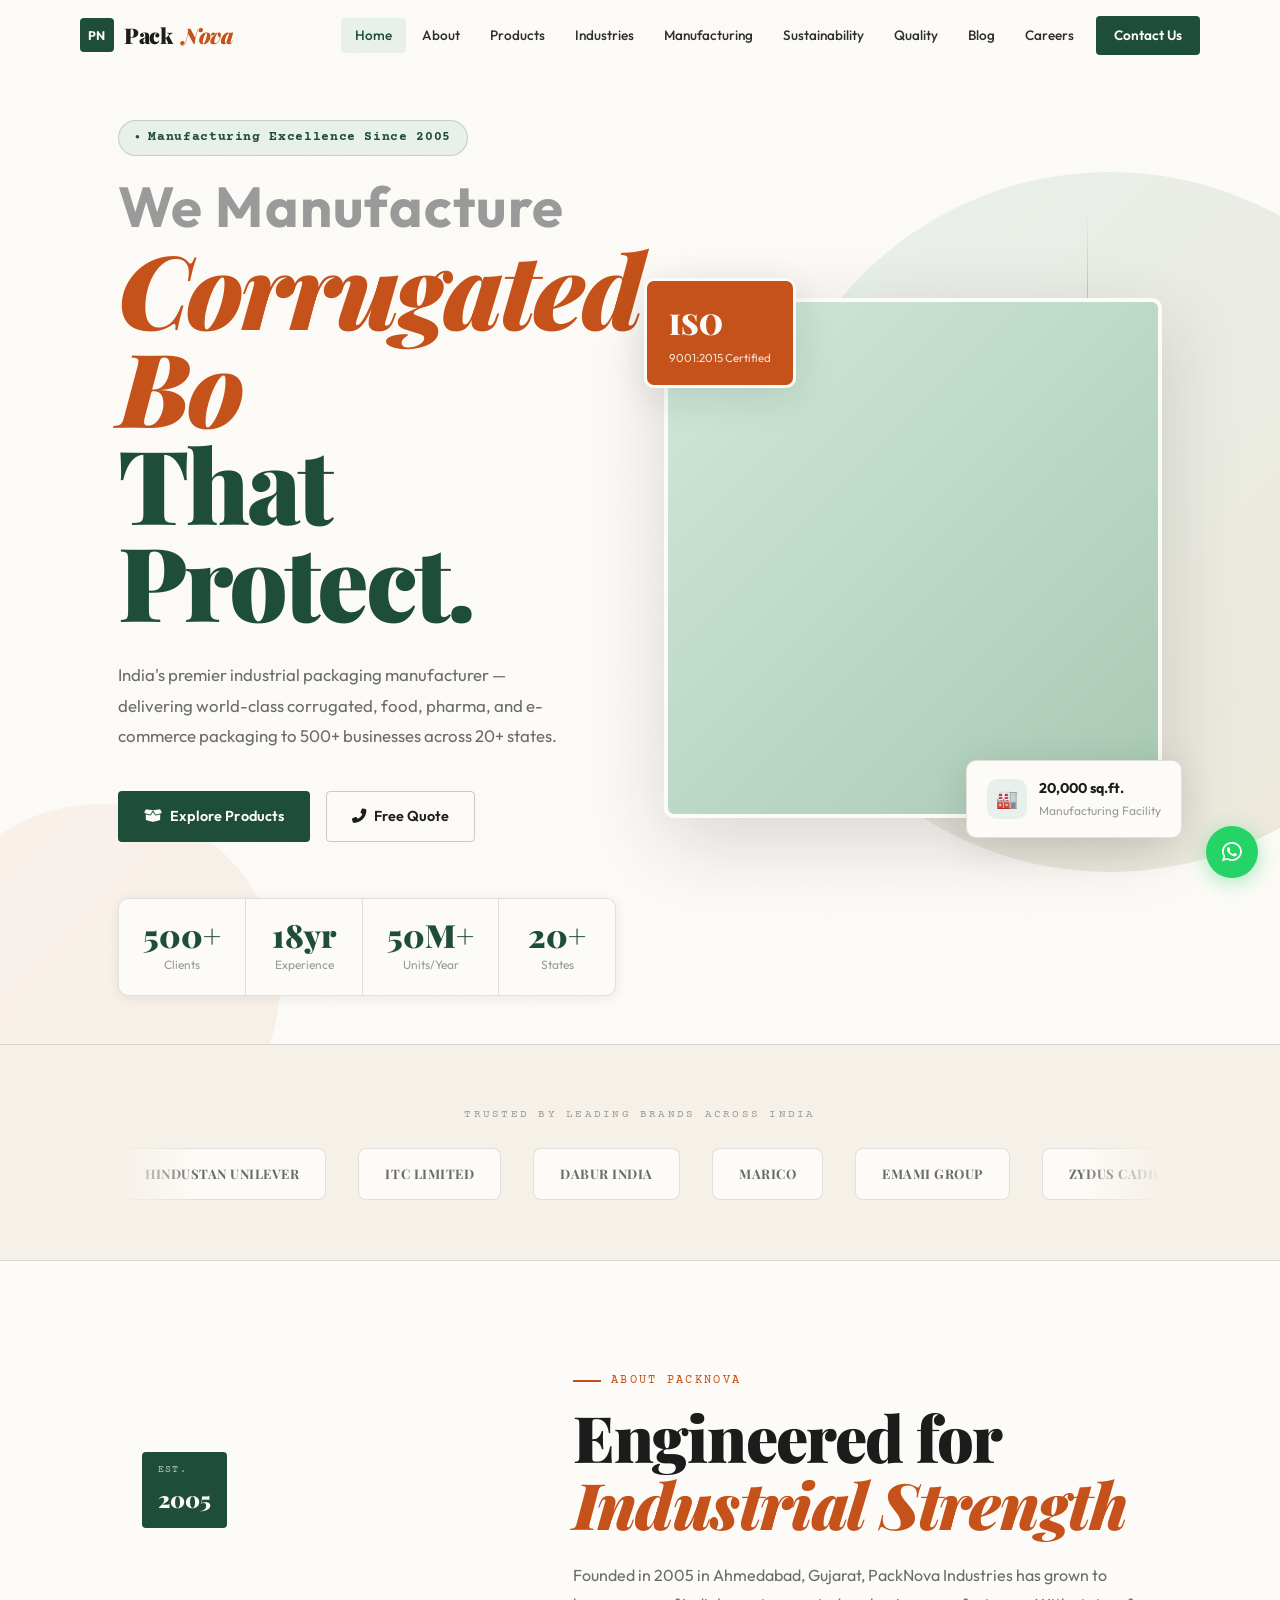
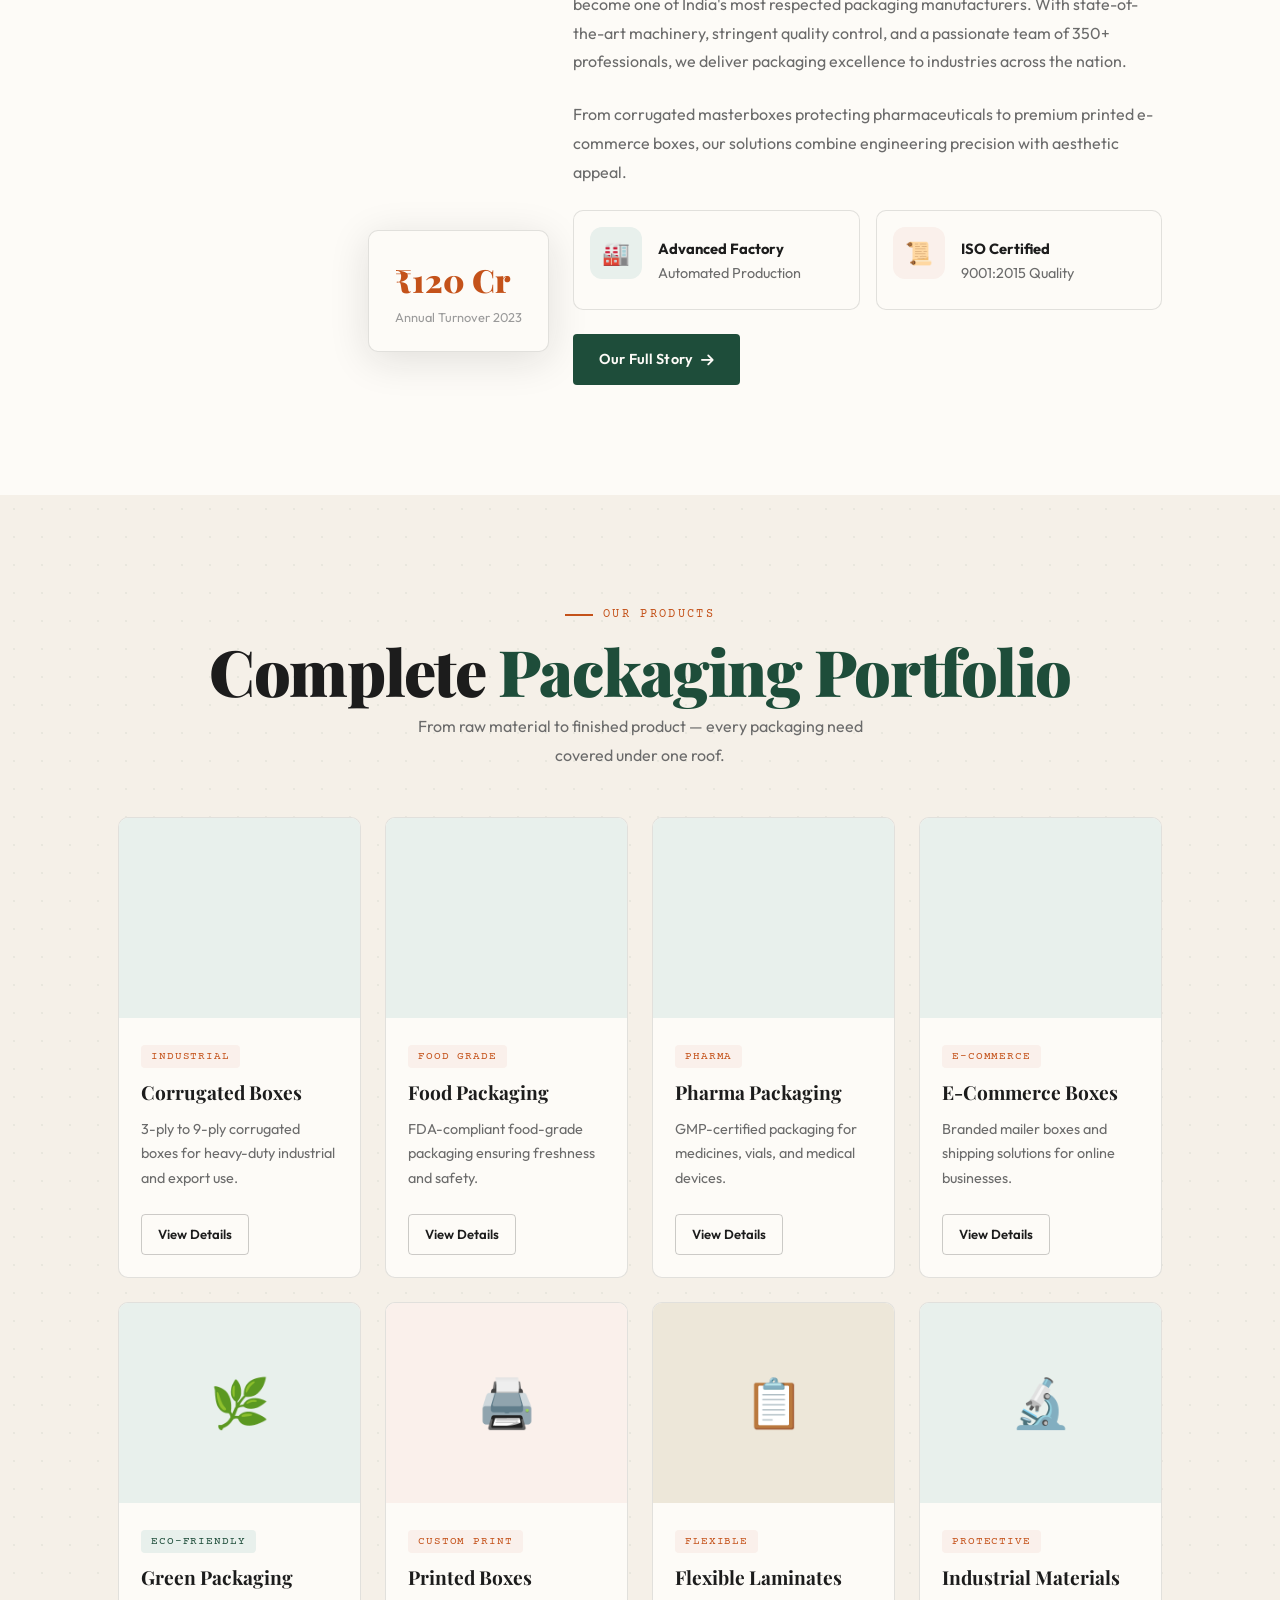
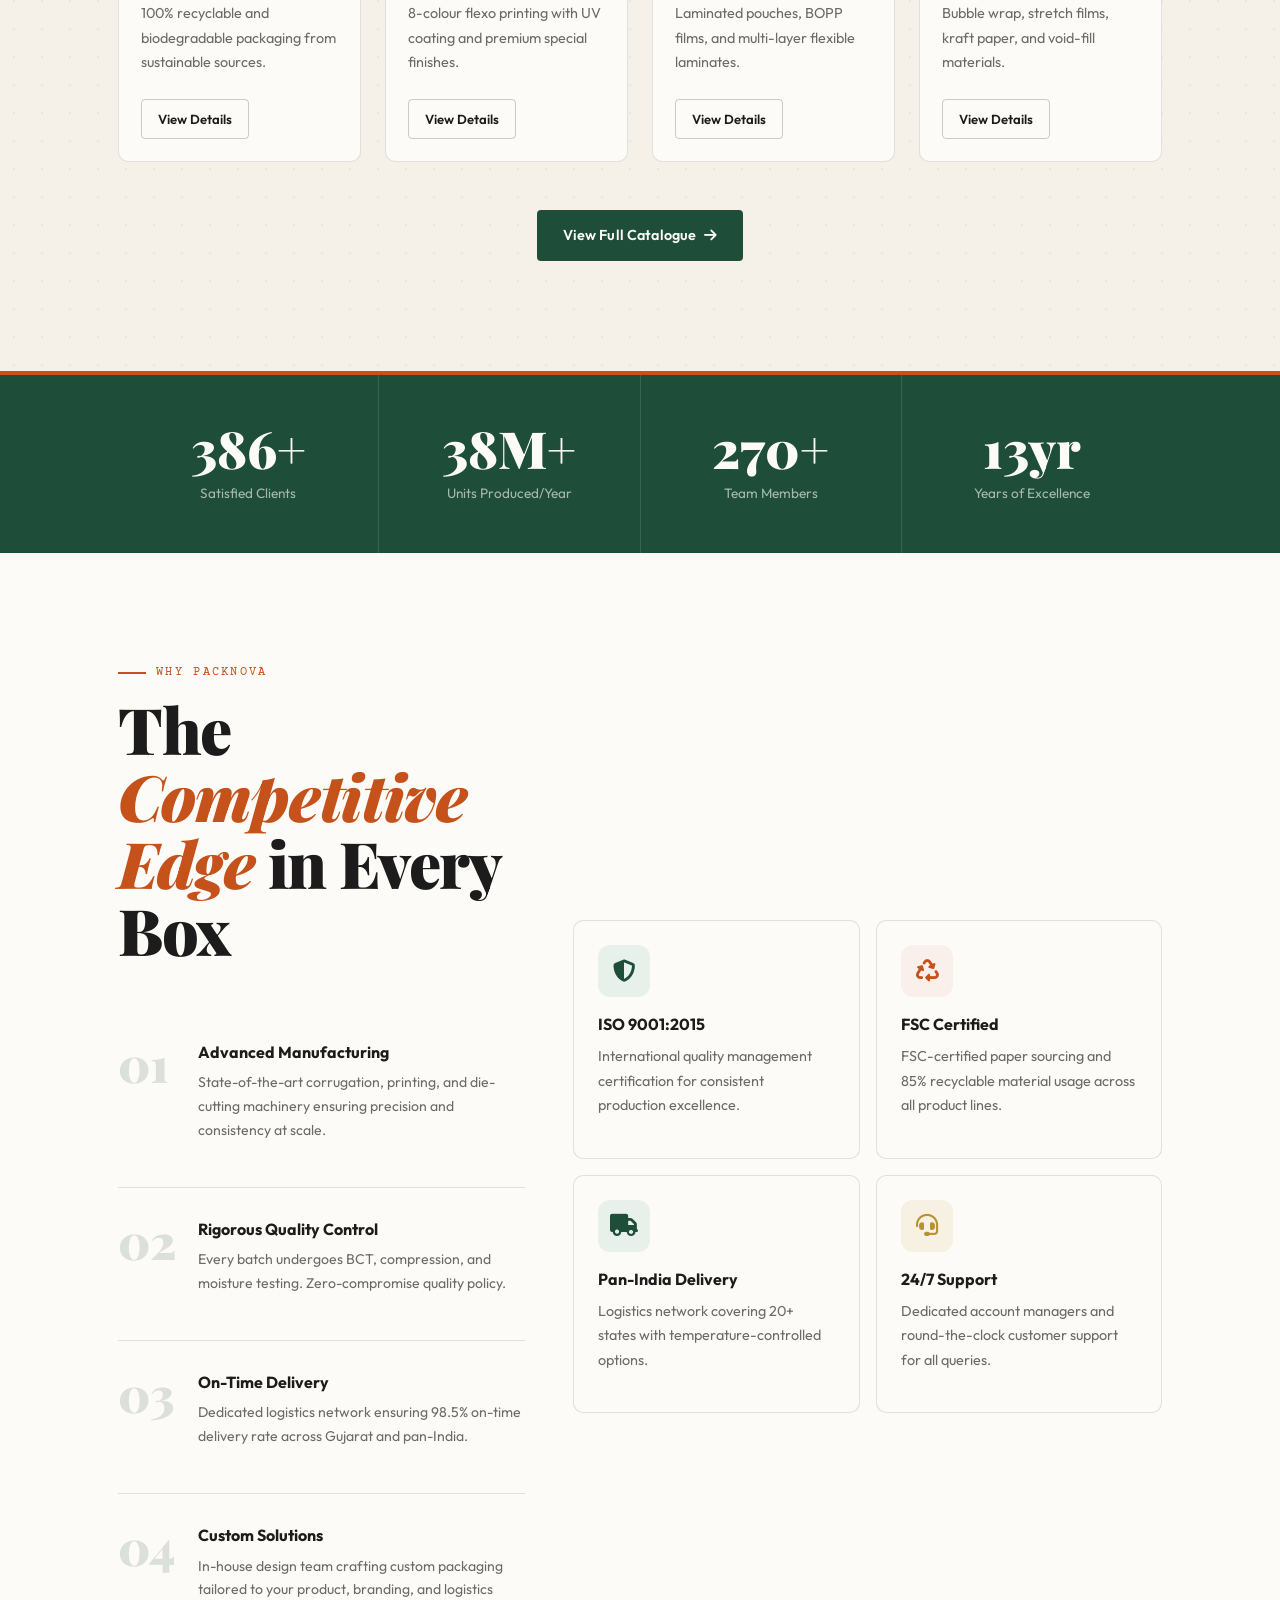
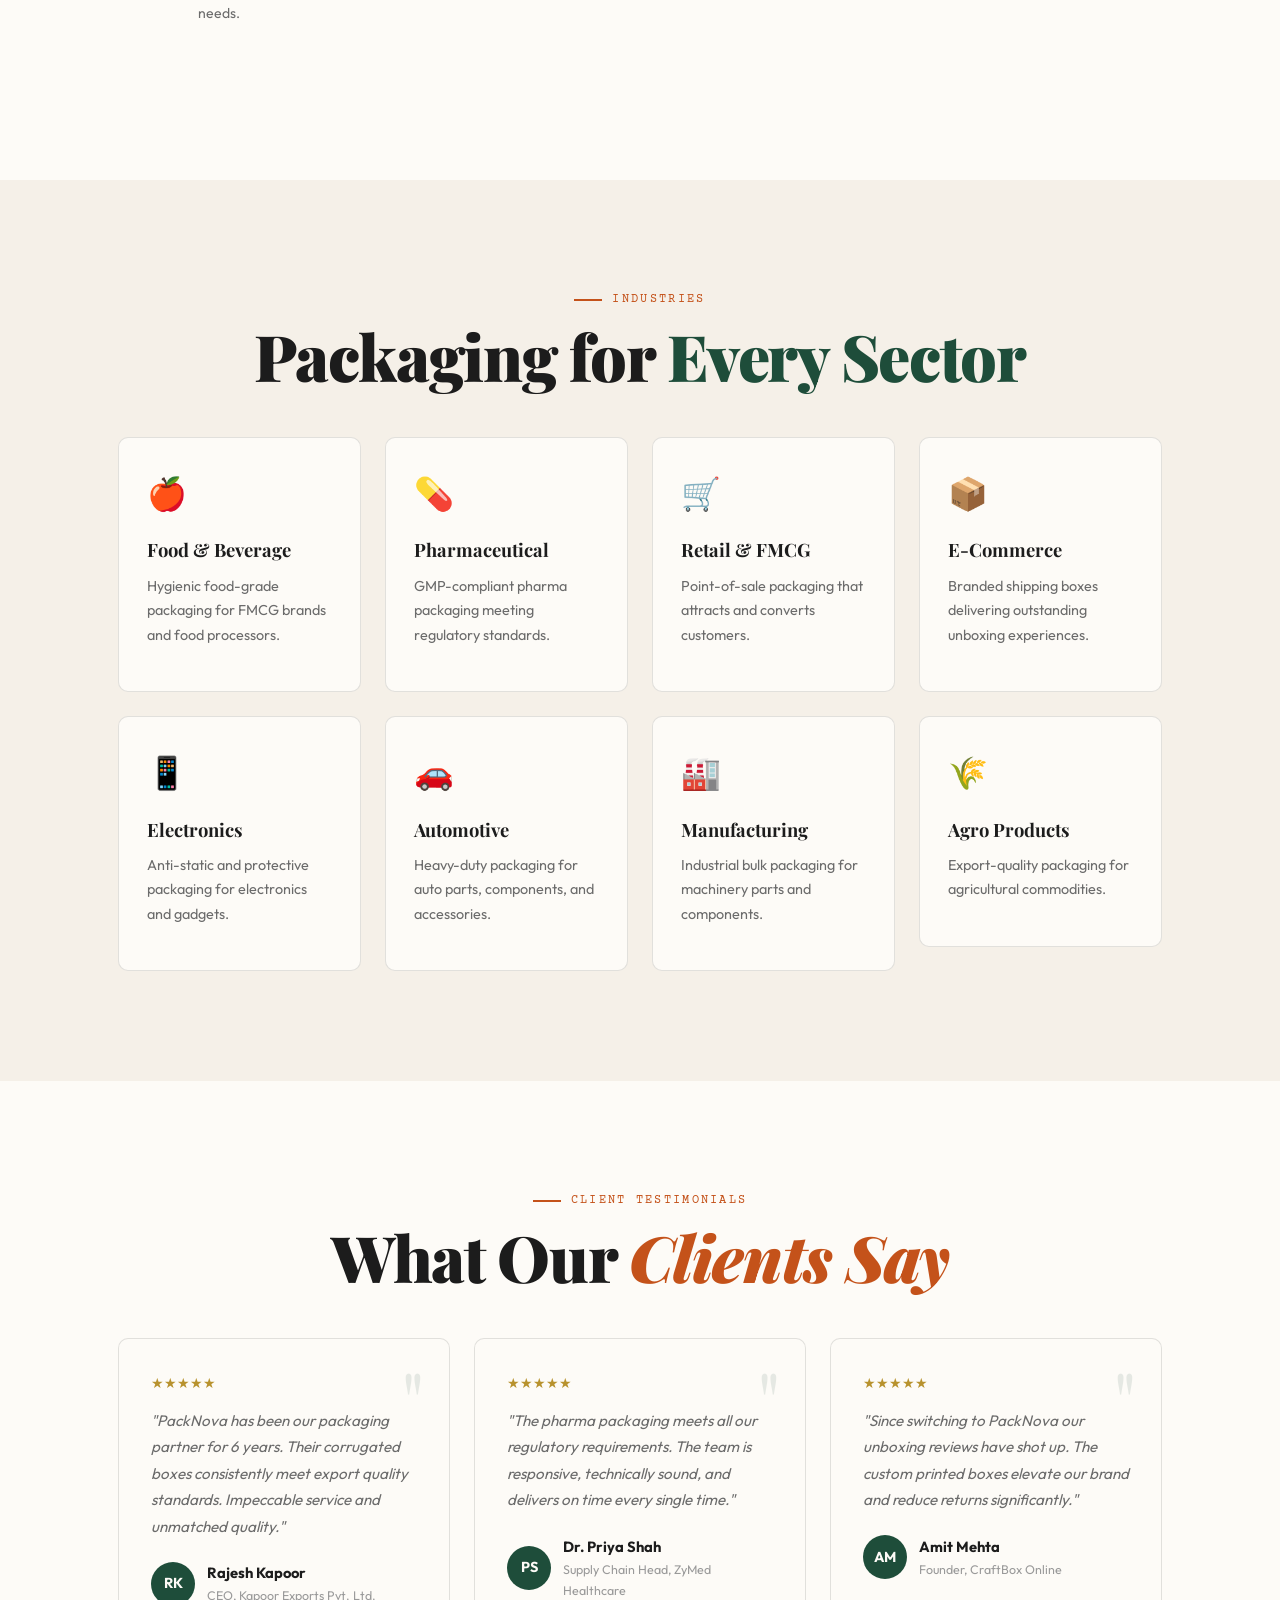
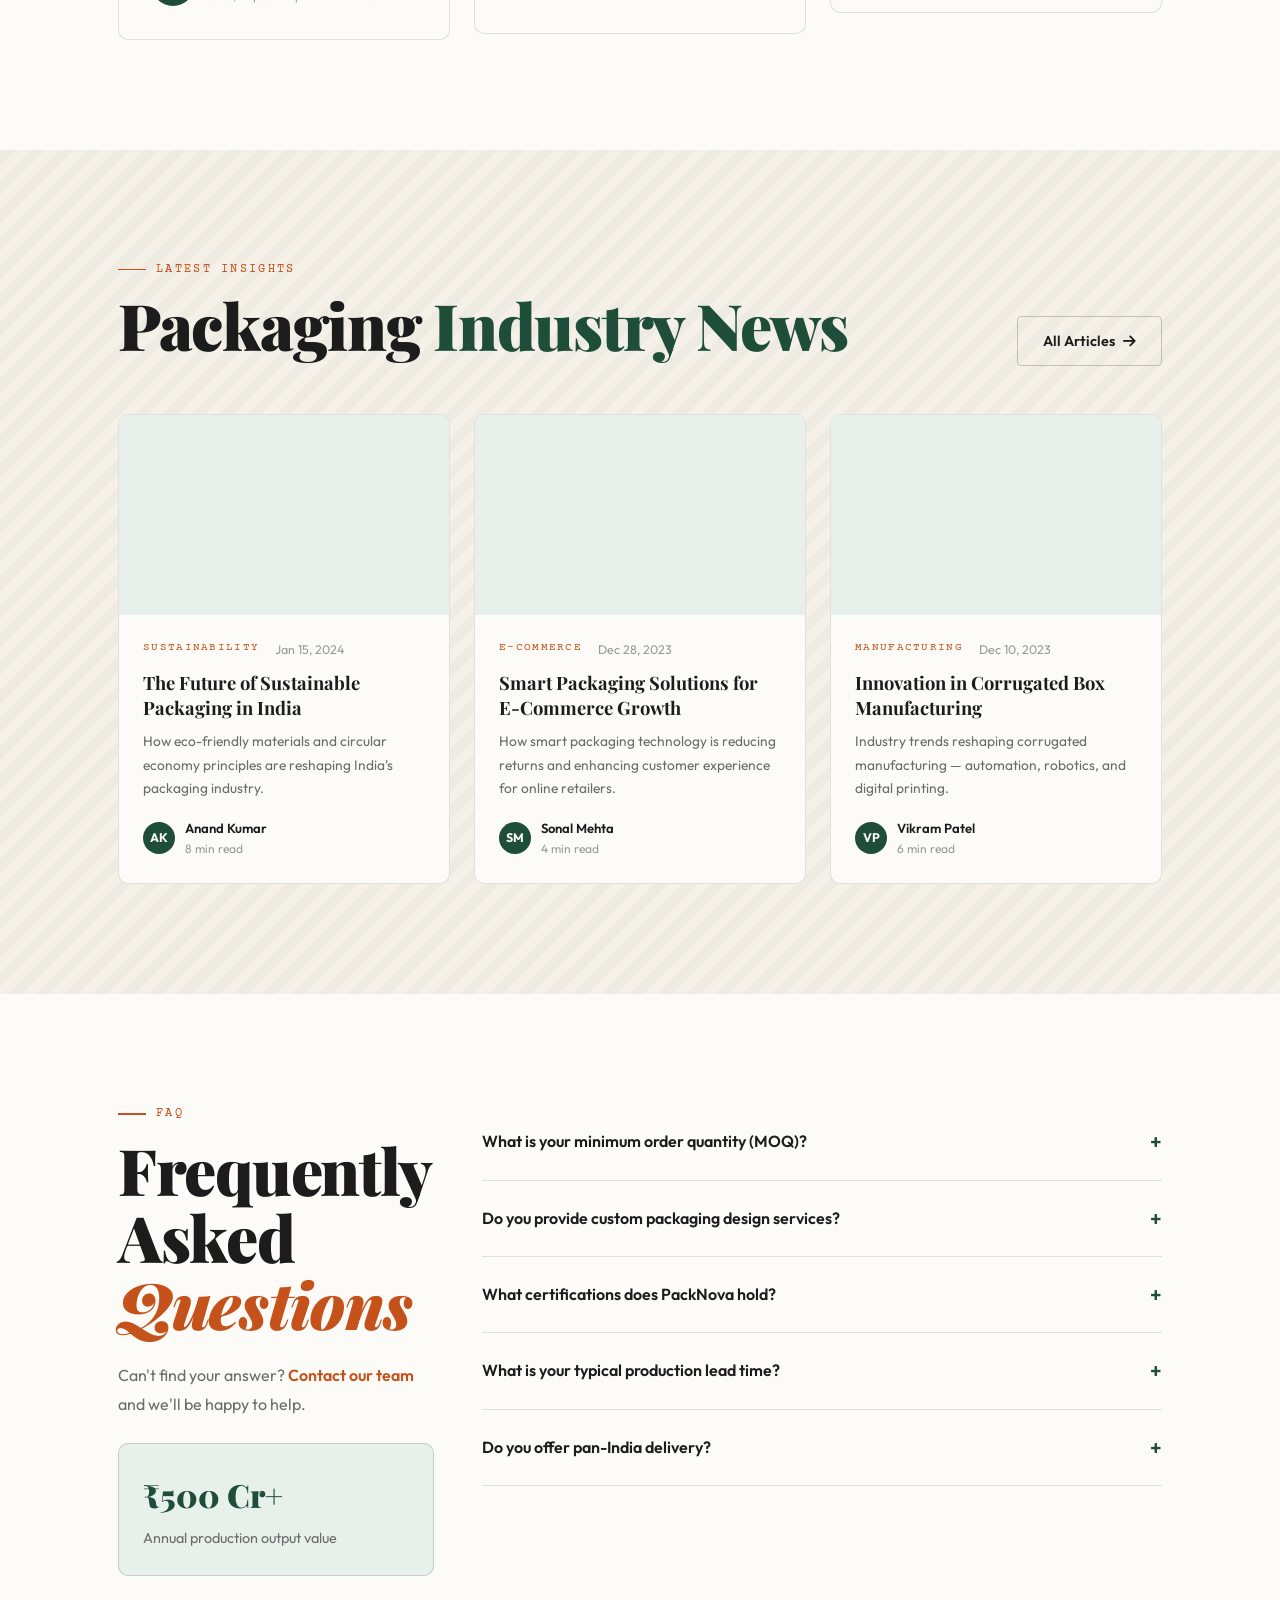
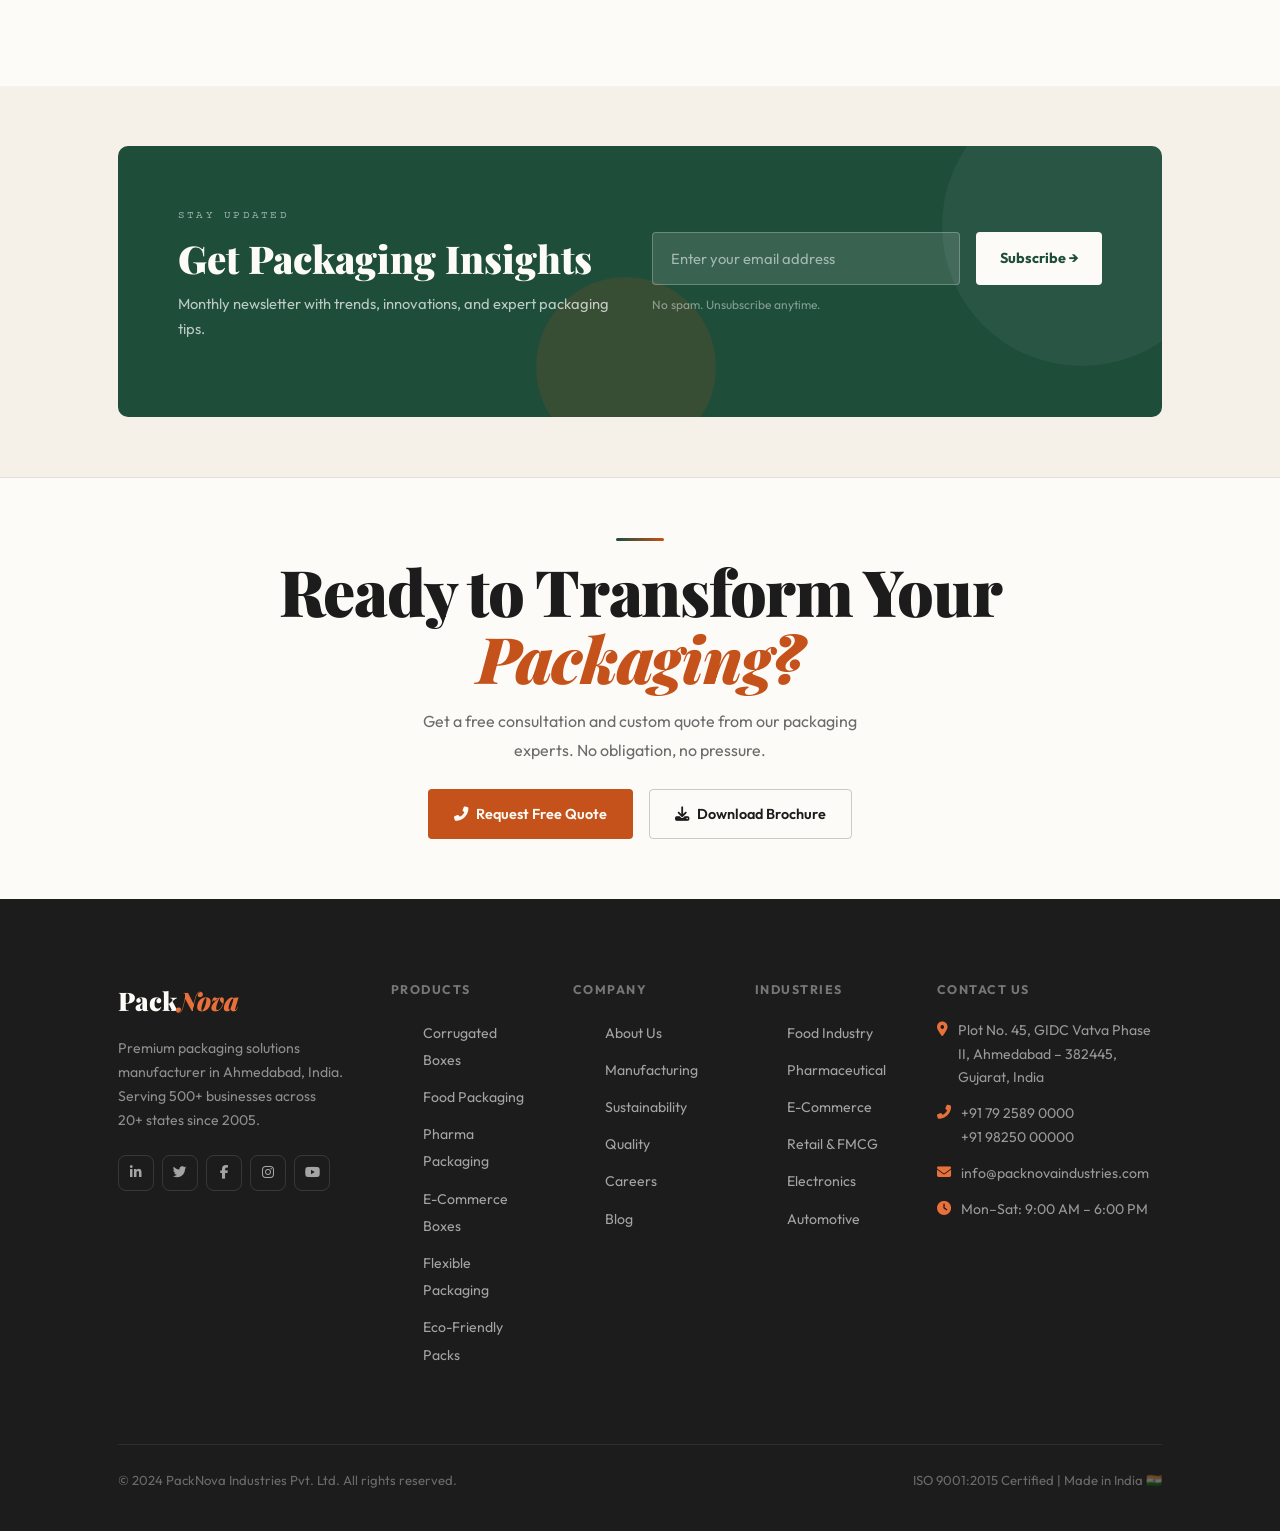
<file: index.html>
<!DOCTYPE html>
<html lang="en">
<head>
  <meta charset="UTF-8">
  <meta name="viewport" content="width=device-width, initial-scale=1.0">
  <title>PackNova Industries Pvt. Ltd. | Premium Packaging Solutions</title>
  <meta name="description" content="PackNova Industries – India's leading manufacturer of corrugated boxes, food packaging, pharma packaging, and eco-friendly industrial packaging solutions.">
  <meta property="og:title" content="PackNova Industries Pvt. Ltd.">
  <meta property="og:description" content="Premium packaging solutions since 2005. ISO 9001:2015 certified.">
  <meta property="og:type" content="website">
  <link rel="canonical" href="https://www.packnovaindustries.com/">
  <link rel="stylesheet" href="https://cdn.jsdelivr.net/npm/bootstrap@5.3.2/dist/css/bootstrap.min.css">
  <link rel="stylesheet" href="https://cdnjs.cloudflare.com/ajax/libs/font-awesome/6.5.0/css/all.min.css">
  <link rel="stylesheet" href="css/style.css">
  <script type="application/ld+json">
  {"@context":"https://schema.org","@type":"Organization","name":"PackNova Industries Pvt. Ltd.","url":"https://www.packnovaindustries.com","description":"Premium industrial packaging solutions manufacturer.","address":{"@type":"PostalAddress","addressLocality":"Ahmedabad","addressRegion":"Gujarat","addressCountry":"IN"}}
  </script>
</head>
<body>

<!-- Loader -->
<div id="loader">
  <div class="loader-logo">Pack<em>Nova</em></div>
  <div class="loader-line"><div class="loader-fill"></div></div>
</div>

<!-- Nav overlay -->
<div id="nav-overlay" class="nav-overlay"></div>

<!-- ═══ NAVBAR ═══ -->
<nav class="navbar">
  <div class="container-fluid px-lg-5 d-flex align-items-center gap-3">
    <a class="brand me-auto" href="index.html">
      <div class="brand-box">PN</div>
      Pack<em>Nova</em>
    </a>
    <div class="nav-links">
      <a class="nav-link active" href="index.html">Home</a>
      <a class="nav-link" href="about.html">About</a>
      <a class="nav-link" href="products.html">Products</a>
      <a class="nav-link" href="industries.html">Industries</a>
      <a class="nav-link" href="manufacturing.html">Manufacturing</a>
      <a class="nav-link" href="sustainability.html">Sustainability</a>
      <a class="nav-link" href="quality.html">Quality</a>
      <a class="nav-link" href="blog.html">Blog</a>
      <a class="nav-link" href="careers.html">Careers</a>
      <a class="nav-link nav-cta" href="contact.html">Contact Us</a>
    </div>
    <button class="hamburger" aria-label="Menu">
      <span class="bar"></span><span class="bar"></span><span class="bar"></span>
    </button>
  </div>
</nav>

<!-- ═══ HERO ═══ -->
<section class="hero">
  <div class="hero-noise"></div>
  <div class="hero-circle"></div>
  <div class="hero-circle-2"></div>
  <div class="hero-lines"></div>

  <div class="container px-lg-5 hero-content py-5">
    <div class="row align-items-center g-5">
      <div class="col-lg-6">
        <!-- Live badge -->
        <div class="hero-pill stagger">
          Manufacturing Excellence Since 2005
        </div>
        <!-- Headline -->
        <h1 class="hero-headline stagger">
          <span style="font-size:0.55em;font-weight:700;color:var(--gray-light);letter-spacing:0.02em;font-family:var(--font-body);display:block;margin-bottom:6px;">We Manufacture</span>
          <em id="typed">Corrugated Boxes</em>
          <strong>That Protect.</strong>
        </h1>
        <p class="hero-desc reveal">India's premier industrial packaging manufacturer — delivering world-class corrugated, food, pharma, and e-commerce packaging to 500+ businesses across 20+ states.</p>
        <div class="d-flex gap-3 flex-wrap reveal delay-1">
          <a href="products.html" class="btn-green"><i class="fas fa-box-open"></i> Explore Products</a>
          <a href="contact.html" class="btn-outline"><i class="fas fa-phone-alt"></i> Free Quote</a>
        </div>
        <!-- Stats strip -->
        <div class="hero-stats reveal delay-2">
          <div class="hstat">
            <div class="hstat-num" data-target="500" data-suffix="+">0+</div>
            <div class="hstat-label">Clients</div>
          </div>
          <div class="hstat">
            <div class="hstat-num" data-target="18" data-suffix="yr">0yr</div>
            <div class="hstat-label">Experience</div>
          </div>
          <div class="hstat">
            <div class="hstat-num" data-target="50" data-suffix="M+">0M+</div>
            <div class="hstat-label">Units/Year</div>
          </div>
          <div class="hstat">
            <div class="hstat-num" data-target="20" data-suffix="+">0+</div>
            <div class="hstat-label">States</div>
          </div>
        </div>
      </div>
      <div class="col-lg-6 d-none d-lg-block hero-img-side">
        <div class="hero-img-frame float">
          <div class="hero-img-main" style="background:linear-gradient(135deg,#c5ddd0,#8fb8a3) url('https://images.unsplash.com/photo-1565793298595-6a879b1d9492?w=900&q=80') center/cover no-repeat;"></div>
          <div class="hero-img-badge">
            <div class="hero-img-badge-val">ISO</div>
            <div class="hero-img-badge-text">9001:2015 Certified</div>
          </div>
          <div class="hero-float-card">
            <div class="hero-float-icon">🏭</div>
            <div>
              <div style="font-weight:700;font-size:0.88rem;color:var(--charcoal);">20,000 sq.ft.</div>
              <div style="font-size:0.75rem;color:var(--gray-light);">Manufacturing Facility</div>
            </div>
          </div>
        </div>
      </div>
    </div>
  </div>
</section>

<!-- ═══ MARQUEE ═══ -->
<section class="section-sm cream-section" style="border-top:1px solid var(--border);border-bottom:1px solid var(--border);">
  <div class="container px-lg-5">
    <p style="text-align:center;font-family:var(--font-mono);font-size:0.7rem;letter-spacing:0.2em;text-transform:uppercase;color:var(--gray-light);margin-bottom:24px;">Trusted by Leading Brands Across India</p>
    <div class="marquee-outer">
      <div class="marquee-track">
        <div class="client-chip">HINDUSTAN UNILEVER</div>
        <div class="client-chip">ITC LIMITED</div>
        <div class="client-chip">DABUR INDIA</div>
        <div class="client-chip">MARICO</div>
        <div class="client-chip">EMAMI GROUP</div>
        <div class="client-chip">ZYDUS CADILA</div>
        <div class="client-chip">SUN PHARMA</div>
        <div class="client-chip">FLIPKART</div>
        <div class="client-chip">AMAZON INDIA</div>
        <div class="client-chip">TATA CONSUMER</div>
        <div class="client-chip">HINDUSTAN UNILEVER</div>
        <div class="client-chip">ITC LIMITED</div>
        <div class="client-chip">DABUR INDIA</div>
        <div class="client-chip">MARICO</div>
        <div class="client-chip">EMAMI GROUP</div>
        <div class="client-chip">ZYDUS CADILA</div>
        <div class="client-chip">SUN PHARMA</div>
        <div class="client-chip">FLIPKART</div>
        <div class="client-chip">AMAZON INDIA</div>
        <div class="client-chip">TATA CONSUMER</div>
      </div>
    </div>
  </div>
</section>

<!-- ═══ ABOUT INTRO ═══ -->
<section class="section white-section">
  <div class="container px-lg-5">
    <div class="row align-items-center g-5">
      <div class="col-lg-5 reveal">
        <div style="position:relative;">
          <div style="height:500px;border-radius:var(--radius-lg);background:linear-gradient(135deg,#c5ddd0,#8fb8a3) url('https://images.unsplash.com/photo-1605745341112-85968b19335b?w=800&q=80') center/cover no-repeat;"></div>
          <!-- Floating stats card -->
          <div style="position:absolute;bottom:-24px;right:-24px;background:var(--white);border:1px solid var(--border);border-radius:var(--radius-lg);padding:22px 26px;box-shadow:var(--shadow);">
            <div style="font-family:var(--font-display);font-size:2rem;font-weight:900;color:var(--terra);">₹120 Cr</div>
            <div style="font-size:0.8rem;color:var(--gray-light);">Annual Turnover 2023</div>
          </div>
          <!-- Year badge -->
          <div style="position:absolute;top:24px;left:24px;background:var(--green);color:var(--white);border-radius:var(--radius);padding:10px 16px;">
            <div style="font-family:var(--font-mono);font-size:0.65rem;letter-spacing:0.12em;opacity:0.7;">EST.</div>
            <div style="font-family:var(--font-display);font-size:1.4rem;font-weight:900;">2005</div>
          </div>
        </div>
      </div>
      <div class="col-lg-7 reveal delay-2">
        <div class="eyebrow">About PackNova</div>
        <h2 class="display-title mb-4">Engineered for <em>Industrial Strength</em></h2>
        <p class="body-text mb-4">Founded in 2005 in Ahmedabad, Gujarat, PackNova Industries has grown to become one of India's most respected packaging manufacturers. With state-of-the-art machinery, stringent quality control, and a passionate team of 350+ professionals, we deliver packaging excellence to industries across the nation.</p>
        <p class="body-text mb-4">From corrugated masterboxes protecting pharmaceuticals to premium printed e-commerce boxes, our solutions combine engineering precision with aesthetic appeal.</p>
        <div class="row g-3 mb-4">
          <div class="col-6">
            <div class="card-white p-3 d-flex gap-3 align-items-center">
              <div class="feat-icon fi-green">🏭</div>
              <div><div style="font-weight:700;font-size:0.92rem;">Advanced Factory</div><div class="body-text-sm">Automated Production</div></div>
            </div>
          </div>
          <div class="col-6">
            <div class="card-white p-3 d-flex gap-3 align-items-center">
              <div class="feat-icon fi-terra">📜</div>
              <div><div style="font-weight:700;font-size:0.92rem;">ISO Certified</div><div class="body-text-sm">9001:2015 Quality</div></div>
            </div>
          </div>
        </div>
        <a href="about.html" class="btn-green">Our Full Story <i class="fas fa-arrow-right"></i></a>
      </div>
    </div>
  </div>
</section>

<!-- ═══ PRODUCTS ═══ -->
<section class="section cream-section pattern-bg">
  <div class="container px-lg-5">
    <div class="text-center mb-5 reveal">
      <div class="eyebrow" style="justify-content:center;">Our Products</div>
      <h2 class="display-title">Complete <span>Packaging Portfolio</span></h2>
      <p class="body-text mt-2 mx-auto" style="max-width:500px;">From raw material to finished product — every packaging need covered under one roof.</p>
    </div>
    <div class="row g-4">
      <div class="col-md-6 col-lg-3 reveal delay-1">
        <div class="prod-card">
          <div class="prod-card-img"><div style="background:linear-gradient(135deg,#c5ddd0,#8fb8a3) url('https://images.unsplash.com/photo-1605745341112-85968b19335b?w=600&q=80') center/cover no-repeat;"></div></div>
          <div class="deco-corner"></div>
          <div style="padding:22px;">
            <div class="prod-tag">Industrial</div>
            <div class="prod-title">Corrugated Boxes</div>
            <p class="body-text-sm mb-4">3-ply to 9-ply corrugated boxes for heavy-duty industrial and export use.</p>
            <a href="products.html" class="btn-outline" style="font-size:0.82rem;padding:8px 16px;">View Details</a>
          </div>
        </div>
      </div>
      <div class="col-md-6 col-lg-3 reveal delay-2">
        <div class="prod-card">
          <div class="prod-card-img"><div style="background:linear-gradient(135deg,#f5e6d0,#e8c9a0) url('https://images.unsplash.com/photo-1601599561213-832382fd07ba?w=600&q=80') center/cover no-repeat;"></div></div>
          <div class="deco-corner"></div>
          <div style="padding:22px;">
            <div class="prod-tag">Food Grade</div>
            <div class="prod-title">Food Packaging</div>
            <p class="body-text-sm mb-4">FDA-compliant food-grade packaging ensuring freshness and safety.</p>
            <a href="products.html" class="btn-outline" style="font-size:0.82rem;padding:8px 16px;">View Details</a>
          </div>
        </div>
      </div>
      <div class="col-md-6 col-lg-3 reveal delay-3">
        <div class="prod-card">
          <div class="prod-card-img"><div style="background:linear-gradient(135deg,#d0ddf5,#a0b8e8) url('https://images.unsplash.com/photo-1584308666744-24d5c474f2ae?w=600&q=80') center/cover no-repeat;"></div></div>
          <div class="deco-corner"></div>
          <div style="padding:22px;">
            <div class="prod-tag">Pharma</div>
            <div class="prod-title">Pharma Packaging</div>
            <p class="body-text-sm mb-4">GMP-certified packaging for medicines, vials, and medical devices.</p>
            <a href="products.html" class="btn-outline" style="font-size:0.82rem;padding:8px 16px;">View Details</a>
          </div>
        </div>
      </div>
      <div class="col-md-6 col-lg-3 reveal delay-4">
        <div class="prod-card">
          <div class="prod-card-img"><div style="background:linear-gradient(135deg,#ddf5d0,#a0e8a8) url('https://images.unsplash.com/photo-1553413077-190dd305871c?w=600&q=80') center/cover no-repeat;"></div></div>
          <div class="deco-corner"></div>
          <div style="padding:22px;">
            <div class="prod-tag">E-Commerce</div>
            <div class="prod-title">E-Commerce Boxes</div>
            <p class="body-text-sm mb-4">Branded mailer boxes and shipping solutions for online businesses.</p>
            <a href="products.html" class="btn-outline" style="font-size:0.82rem;padding:8px 16px;">View Details</a>
          </div>
        </div>
      </div>
      <div class="col-md-6 col-lg-3 reveal delay-1">
        <div class="prod-card">
          <div class="prod-card-img" style="font-size:3rem;background:var(--green-pale);">🌿</div>
          <div class="deco-corner"></div>
          <div style="padding:22px;">
            <div class="prod-tag prod-tag-green">Eco-Friendly</div>
            <div class="prod-title">Green Packaging</div>
            <p class="body-text-sm mb-4">100% recyclable and biodegradable packaging from sustainable sources.</p>
            <a href="products.html" class="btn-outline" style="font-size:0.82rem;padding:8px 16px;">View Details</a>
          </div>
        </div>
      </div>
      <div class="col-md-6 col-lg-3 reveal delay-2">
        <div class="prod-card">
          <div class="prod-card-img" style="font-size:3rem;background:var(--terra-pale);">🖨️</div>
          <div class="deco-corner"></div>
          <div style="padding:22px;">
            <div class="prod-tag">Custom Print</div>
            <div class="prod-title">Printed Boxes</div>
            <p class="body-text-sm mb-4">8-colour flexo printing with UV coating and premium special finishes.</p>
            <a href="products.html" class="btn-outline" style="font-size:0.82rem;padding:8px 16px;">View Details</a>
          </div>
        </div>
      </div>
      <div class="col-md-6 col-lg-3 reveal delay-3">
        <div class="prod-card">
          <div class="prod-card-img" style="font-size:3rem;background:var(--cream-dark);">📋</div>
          <div class="deco-corner"></div>
          <div style="padding:22px;">
            <div class="prod-tag">Flexible</div>
            <div class="prod-title">Flexible Laminates</div>
            <p class="body-text-sm mb-4">Laminated pouches, BOPP films, and multi-layer flexible laminates.</p>
            <a href="products.html" class="btn-outline" style="font-size:0.82rem;padding:8px 16px;">View Details</a>
          </div>
        </div>
      </div>
      <div class="col-md-6 col-lg-3 reveal delay-4">
        <div class="prod-card">
          <div class="prod-card-img" style="font-size:3rem;background:var(--green-pale);">🔬</div>
          <div class="deco-corner"></div>
          <div style="padding:22px;">
            <div class="prod-tag">Protective</div>
            <div class="prod-title">Industrial Materials</div>
            <p class="body-text-sm mb-4">Bubble wrap, stretch films, kraft paper, and void-fill materials.</p>
            <a href="products.html" class="btn-outline" style="font-size:0.82rem;padding:8px 16px;">View Details</a>
          </div>
        </div>
      </div>
    </div>
    <div class="text-center mt-5 reveal">
      <a href="products.html" class="btn-green">View Full Catalogue <i class="fas fa-arrow-right"></i></a>
    </div>
  </div>
</section>

<!-- ═══ STATS ═══ -->
<section style="background:var(--green);border-top:4px solid var(--terra);">
  <div class="container px-lg-5">
    <div class="stat-strip reveal">
      <div class="stat-item" style="border-color:rgba(255,255,255,0.12);">
        <div class="stat-num" style="color:var(--white);" data-target="500" data-suffix="+">0+</div>
        <div class="stat-label" style="color:rgba(255,255,255,0.6);">Satisfied Clients</div>
      </div>
      <div class="stat-item" style="border-color:rgba(255,255,255,0.12);">
        <div class="stat-num" style="color:var(--white);" data-target="50" data-suffix="M+">0M+</div>
        <div class="stat-label" style="color:rgba(255,255,255,0.6);">Units Produced/Year</div>
      </div>
      <div class="stat-item" style="border-color:rgba(255,255,255,0.12);">
        <div class="stat-num" style="color:var(--white);" data-target="350" data-suffix="+">0+</div>
        <div class="stat-label" style="color:rgba(255,255,255,0.6);">Team Members</div>
      </div>
      <div class="stat-item" style="border-color:rgba(255,255,255,0.12);">
        <div class="stat-num" style="color:var(--white);" data-target="18" data-suffix="yr">0yr</div>
        <div class="stat-label" style="color:rgba(255,255,255,0.6);">Years of Excellence</div>
      </div>
    </div>
  </div>
</section>

<!-- ═══ WHY CHOOSE US ═══ -->
<section class="section white-section">
  <div class="container px-lg-5">
    <div class="row g-5 align-items-center">
      <div class="col-lg-5 reveal">
        <div class="eyebrow">Why PackNova</div>
        <h2 class="display-title mb-5">The <em>Competitive Edge</em> in Every Box</h2>
        <div class="step-row">
          <div class="step-num">01</div>
          <div><div class="step-title">Advanced Manufacturing</div><p class="step-text">State-of-the-art corrugation, printing, and die-cutting machinery ensuring precision and consistency at scale.</p></div>
        </div>
        <div class="step-row">
          <div class="step-num">02</div>
          <div><div class="step-title">Rigorous Quality Control</div><p class="step-text">Every batch undergoes BCT, compression, and moisture testing. Zero-compromise quality policy.</p></div>
        </div>
        <div class="step-row">
          <div class="step-num">03</div>
          <div><div class="step-title">On-Time Delivery</div><p class="step-text">Dedicated logistics network ensuring 98.5% on-time delivery rate across Gujarat and pan-India.</p></div>
        </div>
        <div class="step-row">
          <div class="step-num">04</div>
          <div><div class="step-title">Custom Solutions</div><p class="step-text">In-house design team crafting custom packaging tailored to your product, branding, and logistics needs.</p></div>
        </div>
      </div>
      <div class="col-lg-7 reveal delay-2">
        <div class="row g-3">
          <div class="col-6">
            <div class="card-white p-4 h-100">
              <div class="feat-icon fi-green"><i class="fas fa-shield-alt" style="color:var(--green);"></i></div>
              <div style="font-weight:700;margin-bottom:6px;">ISO 9001:2015</div>
              <p class="body-text-sm">International quality management certification for consistent production excellence.</p>
            </div>
          </div>
          <div class="col-6">
            <div class="card-white p-4 h-100">
              <div class="feat-icon fi-terra"><i class="fas fa-recycle" style="color:var(--terra);"></i></div>
              <div style="font-weight:700;margin-bottom:6px;">FSC Certified</div>
              <p class="body-text-sm">FSC-certified paper sourcing and 85% recyclable material usage across all product lines.</p>
            </div>
          </div>
          <div class="col-6">
            <div class="card-white p-4 h-100">
              <div class="feat-icon fi-green"><i class="fas fa-truck" style="color:var(--green);"></i></div>
              <div style="font-weight:700;margin-bottom:6px;">Pan-India Delivery</div>
              <p class="body-text-sm">Logistics network covering 20+ states with temperature-controlled options.</p>
            </div>
          </div>
          <div class="col-6">
            <div class="card-white p-4 h-100">
              <div class="feat-icon fi-gold"><i class="fas fa-headset" style="color:var(--gold);"></i></div>
              <div style="font-weight:700;margin-bottom:6px;">24/7 Support</div>
              <p class="body-text-sm">Dedicated account managers and round-the-clock customer support for all queries.</p>
            </div>
          </div>
        </div>
      </div>
    </div>
  </div>
</section>

<!-- ═══ INDUSTRIES ═══ -->
<section class="section cream-section">
  <div class="container px-lg-5">
    <div class="text-center mb-5 reveal">
      <div class="eyebrow" style="justify-content:center;">Industries</div>
      <h2 class="display-title">Packaging for <span>Every Sector</span></h2>
    </div>
    <div class="row g-4">
      <div class="col-md-4 col-lg-3 reveal delay-1"><div class="ind-card"><div class="ind-icon">🍎</div><div class="ind-title">Food & Beverage</div><p class="body-text-sm">Hygienic food-grade packaging for FMCG brands and food processors.</p></div></div>
      <div class="col-md-4 col-lg-3 reveal delay-2"><div class="ind-card"><div class="ind-icon">💊</div><div class="ind-title">Pharmaceutical</div><p class="body-text-sm">GMP-compliant pharma packaging meeting regulatory standards.</p></div></div>
      <div class="col-md-4 col-lg-3 reveal delay-3"><div class="ind-card"><div class="ind-icon">🛒</div><div class="ind-title">Retail & FMCG</div><p class="body-text-sm">Point-of-sale packaging that attracts and converts customers.</p></div></div>
      <div class="col-md-4 col-lg-3 reveal delay-4"><div class="ind-card"><div class="ind-icon">📦</div><div class="ind-title">E-Commerce</div><p class="body-text-sm">Branded shipping boxes delivering outstanding unboxing experiences.</p></div></div>
      <div class="col-md-4 col-lg-3 reveal delay-1"><div class="ind-card"><div class="ind-icon">📱</div><div class="ind-title">Electronics</div><p class="body-text-sm">Anti-static and protective packaging for electronics and gadgets.</p></div></div>
      <div class="col-md-4 col-lg-3 reveal delay-2"><div class="ind-card"><div class="ind-icon">🚗</div><div class="ind-title">Automotive</div><p class="body-text-sm">Heavy-duty packaging for auto parts, components, and accessories.</p></div></div>
      <div class="col-md-4 col-lg-3 reveal delay-3"><div class="ind-card"><div class="ind-icon">🏭</div><div class="ind-title">Manufacturing</div><p class="body-text-sm">Industrial bulk packaging for machinery parts and components.</p></div></div>
      <div class="col-md-4 col-lg-3 reveal delay-4"><div class="ind-card"><div class="ind-icon">🌾</div><div class="ind-title">Agro Products</div><p class="body-text-sm">Export-quality packaging for agricultural commodities.</p></div></div>
    </div>
  </div>
</section>

<!-- ═══ TESTIMONIALS ═══ -->
<section class="section white-section">
  <div class="container px-lg-5">
    <div class="text-center mb-5 reveal">
      <div class="eyebrow" style="justify-content:center;">Client Testimonials</div>
      <h2 class="display-title">What Our <em>Clients Say</em></h2>
    </div>
    <div style="position:relative;min-height:220px;">
      <div class="testi-slide">
        <div class="row g-4">
          <div class="col-md-4 reveal delay-1">
            <div class="testi-card">
              <div class="testi-quote">"</div>
              <div class="testi-stars">★★★★★</div>
              <p class="testi-text">"PackNova has been our packaging partner for 6 years. Their corrugated boxes consistently meet export quality standards. Impeccable service and unmatched quality."</p>
              <div class="testi-author"><div class="testi-avatar">RK</div><div><div class="testi-name">Rajesh Kapoor</div><div class="testi-role">CEO, Kapoor Exports Pvt. Ltd.</div></div></div>
            </div>
          </div>
          <div class="col-md-4 d-none d-md-block reveal delay-2">
            <div class="testi-card">
              <div class="testi-quote">"</div>
              <div class="testi-stars">★★★★★</div>
              <p class="testi-text">"The pharma packaging meets all our regulatory requirements. The team is responsive, technically sound, and delivers on time every single time."</p>
              <div class="testi-author"><div class="testi-avatar">PS</div><div><div class="testi-name">Dr. Priya Shah</div><div class="testi-role">Supply Chain Head, ZyMed Healthcare</div></div></div>
            </div>
          </div>
          <div class="col-md-4 d-none d-md-block reveal delay-3">
            <div class="testi-card">
              <div class="testi-quote">"</div>
              <div class="testi-stars">★★★★★</div>
              <p class="testi-text">"Since switching to PackNova our unboxing reviews have shot up. The custom printed boxes elevate our brand and reduce returns significantly."</p>
              <div class="testi-author"><div class="testi-avatar">AM</div><div><div class="testi-name">Amit Mehta</div><div class="testi-role">Founder, CraftBox Online</div></div></div>
            </div>
          </div>
        </div>
      </div>
    </div>
  </div>
</section>

<!-- ═══ BLOG ═══ -->
<section class="section cream-section stripe-bg">
  <div class="container px-lg-5">
    <div class="d-flex justify-content-between align-items-end mb-5 flex-wrap gap-3 reveal">
      <div>
        <div class="eyebrow">Latest Insights</div>
        <h2 class="display-title">Packaging <span>Industry News</span></h2>
      </div>
      <a href="blog.html" class="btn-outline">All Articles <i class="fas fa-arrow-right"></i></a>
    </div>
    <div class="row g-4">
      <div class="col-md-4 reveal delay-1">
        <div class="blog-card">
          <div class="blog-thumb"><div style="background:linear-gradient(135deg,#c5e8d4,#8ec4a8) url('https://images.unsplash.com/photo-1572177812156-58036aae439c?w=600&q=80') center/cover no-repeat;"></div></div>
          <div class="blog-body">
            <div class="d-flex gap-3 mb-2"><span class="blog-tag">Sustainability</span><span class="blog-date">Jan 15, 2024</span></div>
            <div class="blog-title">The Future of Sustainable Packaging in India</div>
            <p class="blog-excerpt">How eco-friendly materials and circular economy principles are reshaping India's packaging industry.</p>
            <div class="blog-author-row"><div class="blog-ava">AK</div><div><div class="blog-aname">Anand Kumar</div><div class="blog-read">8 min read</div></div></div>
          </div>
        </div>
      </div>
      <div class="col-md-4 reveal delay-2">
        <div class="blog-card">
          <div class="blog-thumb"><div style="background:linear-gradient(135deg,#e8d4c5,#c4a88e) url('https://images.unsplash.com/photo-1553413077-190dd305871c?w=600&q=80') center/cover no-repeat;"></div></div>
          <div class="blog-body">
            <div class="d-flex gap-3 mb-2"><span class="blog-tag">E-Commerce</span><span class="blog-date">Dec 28, 2023</span></div>
            <div class="blog-title">Smart Packaging Solutions for E-Commerce Growth</div>
            <p class="blog-excerpt">How smart packaging technology is reducing returns and enhancing customer experience for online retailers.</p>
            <div class="blog-author-row"><div class="blog-ava">SM</div><div><div class="blog-aname">Sonal Mehta</div><div class="blog-read">4 min read</div></div></div>
          </div>
        </div>
      </div>
      <div class="col-md-4 reveal delay-3">
        <div class="blog-card">
          <div class="blog-thumb"><div style="background:linear-gradient(135deg,#d4d4e8,#a8a8c4) url('https://images.unsplash.com/photo-1565793298595-6a879b1d9492?w=600&q=80') center/cover no-repeat;"></div></div>
          <div class="blog-body">
            <div class="d-flex gap-3 mb-2"><span class="blog-tag">Manufacturing</span><span class="blog-date">Dec 10, 2023</span></div>
            <div class="blog-title">Innovation in Corrugated Box Manufacturing</div>
            <p class="blog-excerpt">Industry trends reshaping corrugated manufacturing — automation, robotics, and digital printing.</p>
            <div class="blog-author-row"><div class="blog-ava">VP</div><div><div class="blog-aname">Vikram Patel</div><div class="blog-read">6 min read</div></div></div>
          </div>
        </div>
      </div>
    </div>
  </div>
</section>

<!-- ═══ FAQ ═══ -->
<section class="section white-section">
  <div class="container px-lg-5">
    <div class="row g-5">
      <div class="col-lg-4 reveal">
        <div class="eyebrow">FAQ</div>
        <h2 class="display-title mb-4">Frequently Asked <em>Questions</em></h2>
        <p class="body-text mb-4">Can't find your answer? <a href="contact.html" style="color:var(--terra);font-weight:600;">Contact our team</a> and we'll be happy to help.</p>
        <div style="background:var(--green-pale);border:1px solid rgba(30,77,58,0.2);border-radius:var(--radius-lg);padding:24px;">
          <div style="font-family:var(--font-display);font-size:2rem;font-weight:900;color:var(--green);">₹500 Cr+</div>
          <div class="body-text-sm mt-1">Annual production output value</div>
        </div>
      </div>
      <div class="col-lg-8 reveal delay-2">
        <div class="faq-item"><div class="faq-q">What is your minimum order quantity (MOQ)? <span class="faq-icon">+</span></div><div class="faq-a"><p>Our MOQ varies by product. For standard corrugated boxes: 500 units. For custom printed packaging: 1,000 units. Sample orders available for quality verification.</p></div></div>
        <div class="faq-item"><div class="faq-q">Do you provide custom packaging design services? <span class="faq-icon">+</span></div><div class="faq-a"><p>Yes! Our in-house design team creates custom packaging solutions including dieline design, structural engineering, and graphic design. We accept AI, PDF, or CDR artwork files.</p></div></div>
        <div class="faq-item"><div class="faq-q">What certifications does PackNova hold? <span class="faq-icon">+</span></div><div class="faq-a"><p>PackNova holds ISO 9001:2015, ISO 14001:2015, FSC Chain-of-Custody certification, and Food Safety Management certification for our food-grade packaging lines.</p></div></div>
        <div class="faq-item"><div class="faq-q">What is your typical production lead time? <span class="faq-icon">+</span></div><div class="faq-a"><p>Standard products ship within 7-10 business days. Custom-designed packaging typically requires 15-21 business days from artwork approval.</p></div></div>
        <div class="faq-item"><div class="faq-q">Do you offer pan-India delivery? <span class="faq-icon">+</span></div><div class="faq-a"><p>Yes, we deliver across all 28 states and 8 Union Territories of India. We also handle export packaging for international shipments.</p></div></div>
      </div>
    </div>
  </div>
</section>

<!-- ═══ NEWSLETTER ═══ -->
<section class="section-sm cream-section">
  <div class="container px-lg-5 reveal">
    <div class="newsletter-wrap">
      <div class="row align-items-center g-4" style="position:relative;z-index:1;">
        <div class="col-lg-6">
          <div style="font-family:var(--font-mono);font-size:0.7rem;letter-spacing:0.2em;text-transform:uppercase;color:rgba(255,255,255,0.55);margin-bottom:10px;">Stay Updated</div>
          <h2 style="font-family:var(--font-display);font-size:clamp(1.8rem,3vw,2.5rem);font-weight:900;color:var(--white);margin-bottom:10px;">Get Packaging Insights</h2>
          <p style="color:rgba(255,255,255,0.7);font-size:0.92rem;">Monthly newsletter with trends, innovations, and expert packaging tips.</p>
        </div>
        <div class="col-lg-6">
          <div class="d-flex gap-3 flex-wrap">
            <input type="email" class="newsletter-input" placeholder="Enter your email address">
            <button class="newsletter-btn">Subscribe →</button>
          </div>
          <p style="color:rgba(255,255,255,0.45);font-size:0.75rem;margin-top:10px;">No spam. Unsubscribe anytime.</p>
        </div>
      </div>
    </div>
  </div>
</section>

<!-- ═══ CTA BANNER ═══ -->
<section class="section-sm white-section reveal" style="border-top:1px solid var(--border);">
  <div class="container px-lg-5 text-center">
    <div class="accent-bar mx-auto mb-3"></div>
    <h2 class="display-title mb-3">Ready to Transform Your <em>Packaging?</em></h2>
    <p class="body-text mx-auto mb-4" style="max-width:460px;">Get a free consultation and custom quote from our packaging experts. No obligation, no pressure.</p>
    <div class="d-flex gap-3 justify-content-center flex-wrap">
      <a href="contact.html" class="btn-terra"><i class="fas fa-phone-alt"></i> Request Free Quote</a>
      <a href="products.html" class="btn-outline"><i class="fas fa-download"></i> Download Brochure</a>
    </div>
  </div>
</section>

<!-- ═══ FOOTER ═══ -->
<footer class="footer">
  <div class="container px-lg-5">
    <div class="row g-5">
      <div class="col-lg-3 col-md-6">
        <div class="footer-logo-text">Pack<em>Nova</em></div>
        <p class="footer-desc">Premium packaging solutions manufacturer in Ahmedabad, India. Serving 500+ businesses across 20+ states since 2005.</p>
        <div class="footer-social">
          <a href="#"><i class="fab fa-linkedin-in"></i></a>
          <a href="#"><i class="fab fa-twitter"></i></a>
          <a href="#"><i class="fab fa-facebook-f"></i></a>
          <a href="#"><i class="fab fa-instagram"></i></a>
          <a href="#"><i class="fab fa-youtube"></i></a>
        </div>
      </div>
      <div class="col-lg-2 col-md-6">
        <div class="footer-h">Products</div>
        <ul class="footer-links">
          <li><a href="products.html">Corrugated Boxes</a></li>
          <li><a href="products.html">Food Packaging</a></li>
          <li><a href="products.html">Pharma Packaging</a></li>
          <li><a href="products.html">E-Commerce Boxes</a></li>
          <li><a href="products.html">Flexible Packaging</a></li>
          <li><a href="products.html">Eco-Friendly Packs</a></li>
        </ul>
      </div>
      <div class="col-lg-2 col-md-6">
        <div class="footer-h">Company</div>
        <ul class="footer-links">
          <li><a href="about.html">About Us</a></li>
          <li><a href="manufacturing.html">Manufacturing</a></li>
          <li><a href="sustainability.html">Sustainability</a></li>
          <li><a href="quality.html">Quality</a></li>
          <li><a href="careers.html">Careers</a></li>
          <li><a href="blog.html">Blog</a></li>
        </ul>
      </div>
      <div class="col-lg-2 col-md-6">
        <div class="footer-h">Industries</div>
        <ul class="footer-links">
          <li><a href="industries.html">Food Industry</a></li>
          <li><a href="industries.html">Pharmaceutical</a></li>
          <li><a href="industries.html">E-Commerce</a></li>
          <li><a href="industries.html">Retail & FMCG</a></li>
          <li><a href="industries.html">Electronics</a></li>
          <li><a href="industries.html">Automotive</a></li>
        </ul>
      </div>
      <div class="col-lg-3 col-md-6">
        <div class="footer-h">Contact Us</div>
        <div class="footer-contact-row"><i class="fas fa-map-marker-alt"></i><div>Plot No. 45, GIDC Vatva Phase II, Ahmedabad – 382445, Gujarat, India</div></div>
        <div class="footer-contact-row"><i class="fas fa-phone-alt"></i><div>+91 79 2589 0000<br>+91 98250 00000</div></div>
        <div class="footer-contact-row"><i class="fas fa-envelope"></i><div>info@packnovaindustries.com</div></div>
        <div class="footer-contact-row"><i class="fas fa-clock"></i><div>Mon–Sat: 9:00 AM – 6:00 PM</div></div>
      </div>
    </div>
    <div class="footer-bottom">
      <p>© 2024 PackNova Industries Pvt. Ltd. All rights reserved.</p>
      <p>ISO 9001:2015 Certified | Made in India 🇮🇳</p>
    </div>
  </div>
</footer>

<div id="btt"><i class="fas fa-chevron-up"></i></div>
<a id="wa" href="https://wa.me/919825000000" target="_blank" rel="noopener" title="WhatsApp"><i class="fab fa-whatsapp"></i></a>

<script src="https://cdn.jsdelivr.net/npm/bootstrap@5.3.2/dist/js/bootstrap.bundle.min.js"></script>
<script src="js/script.js"></script>
</body>
</html>
</file>
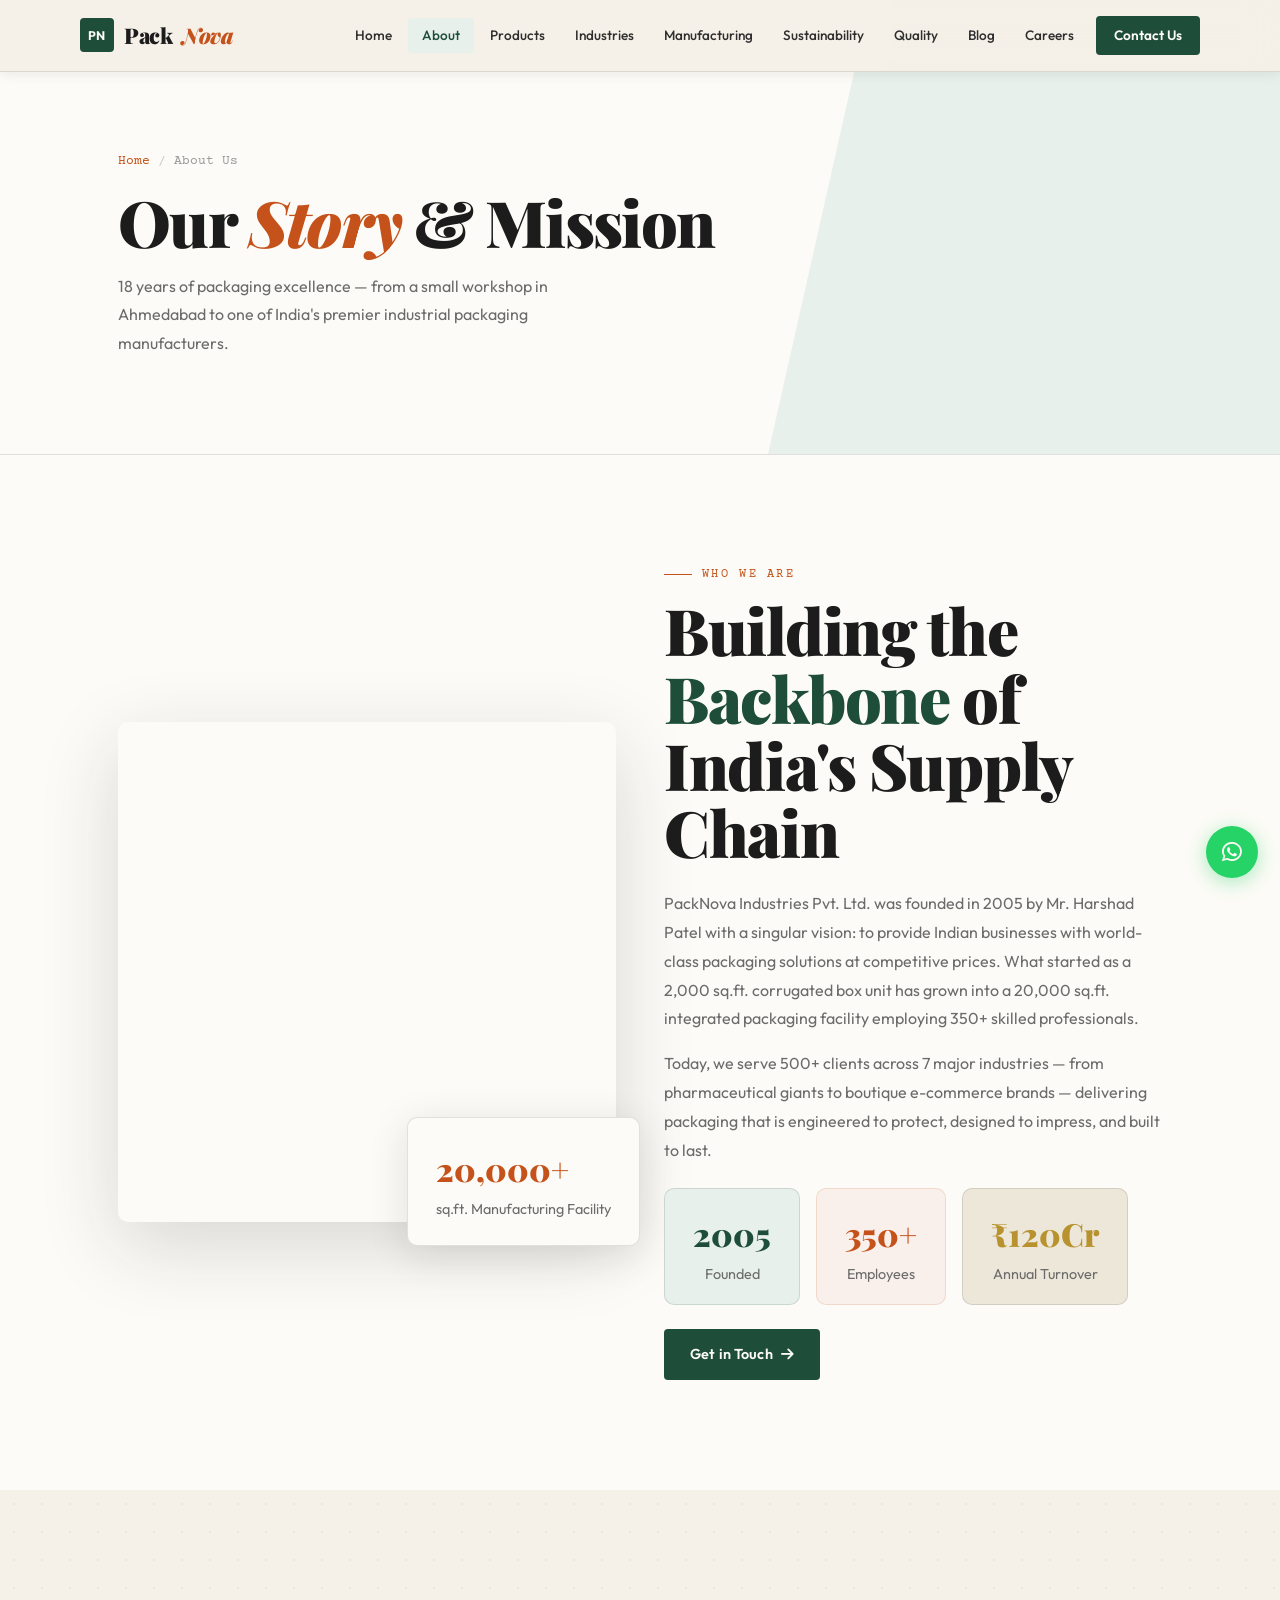
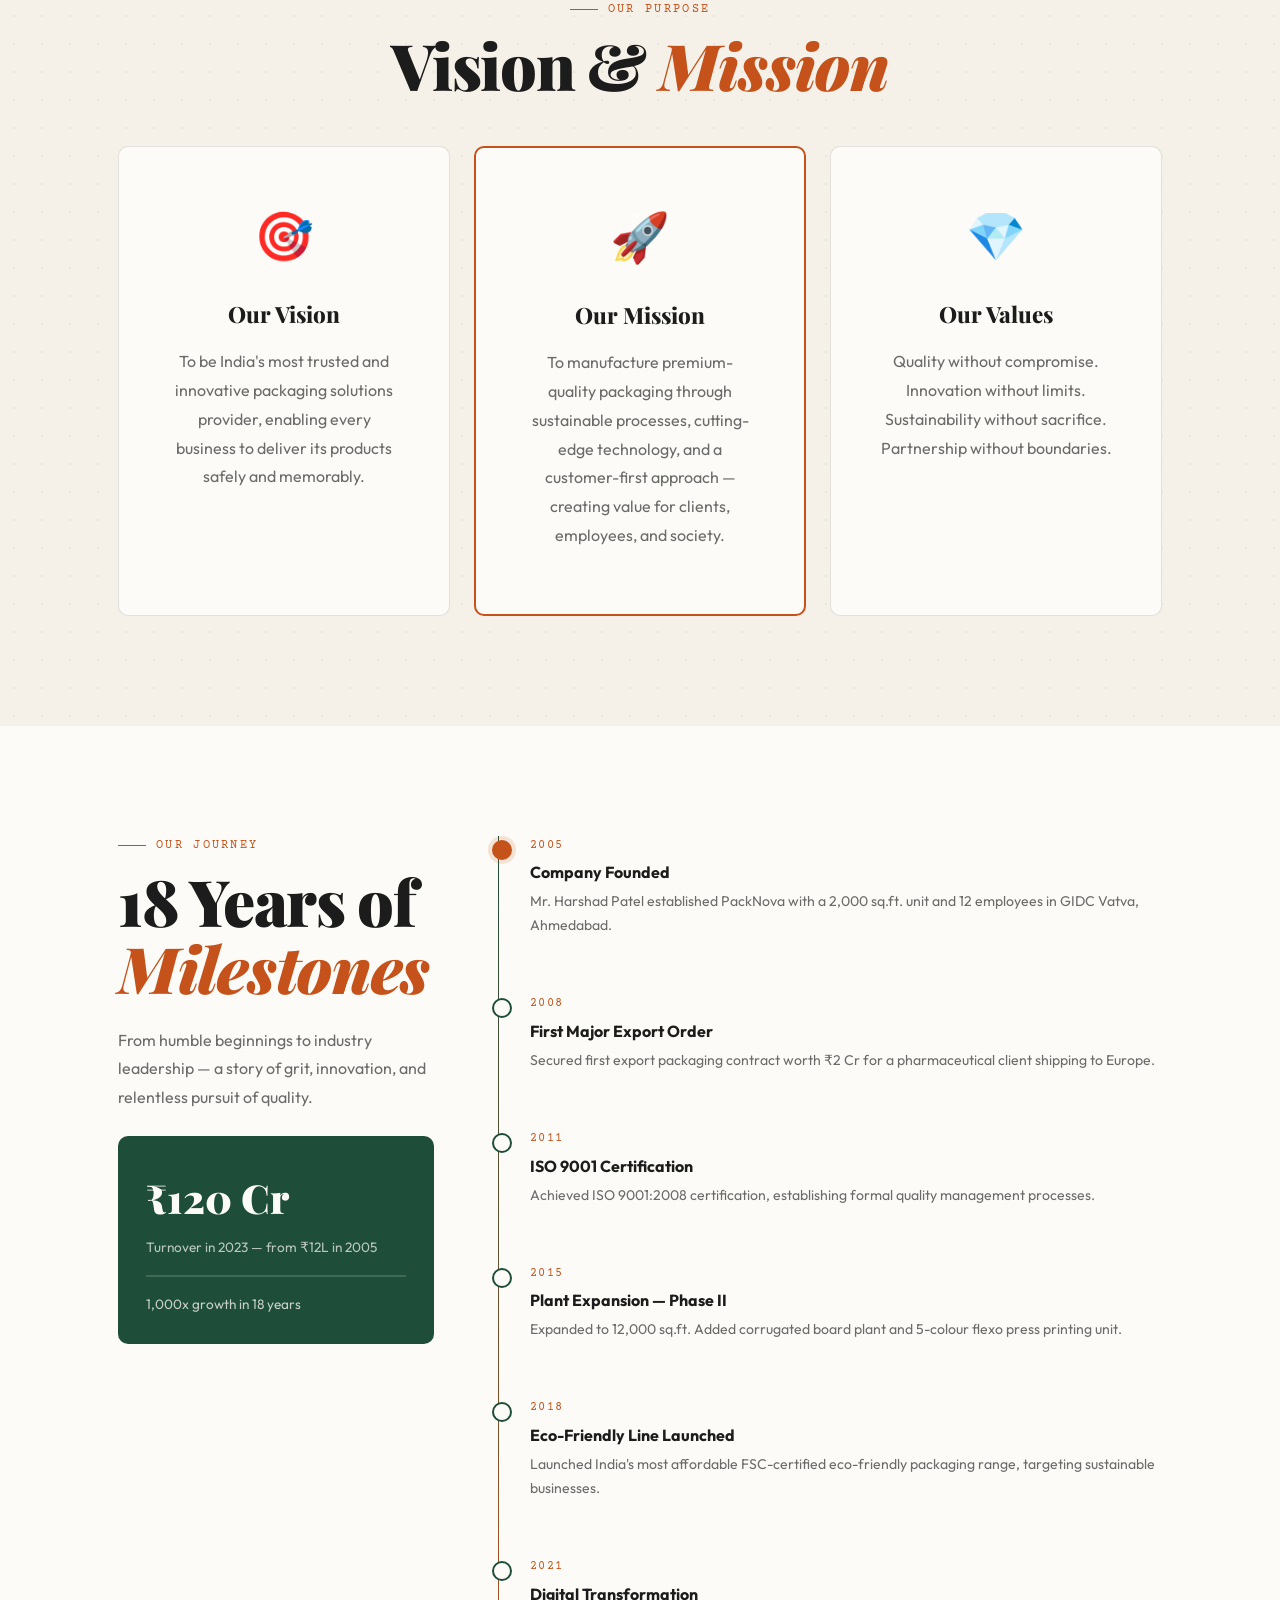
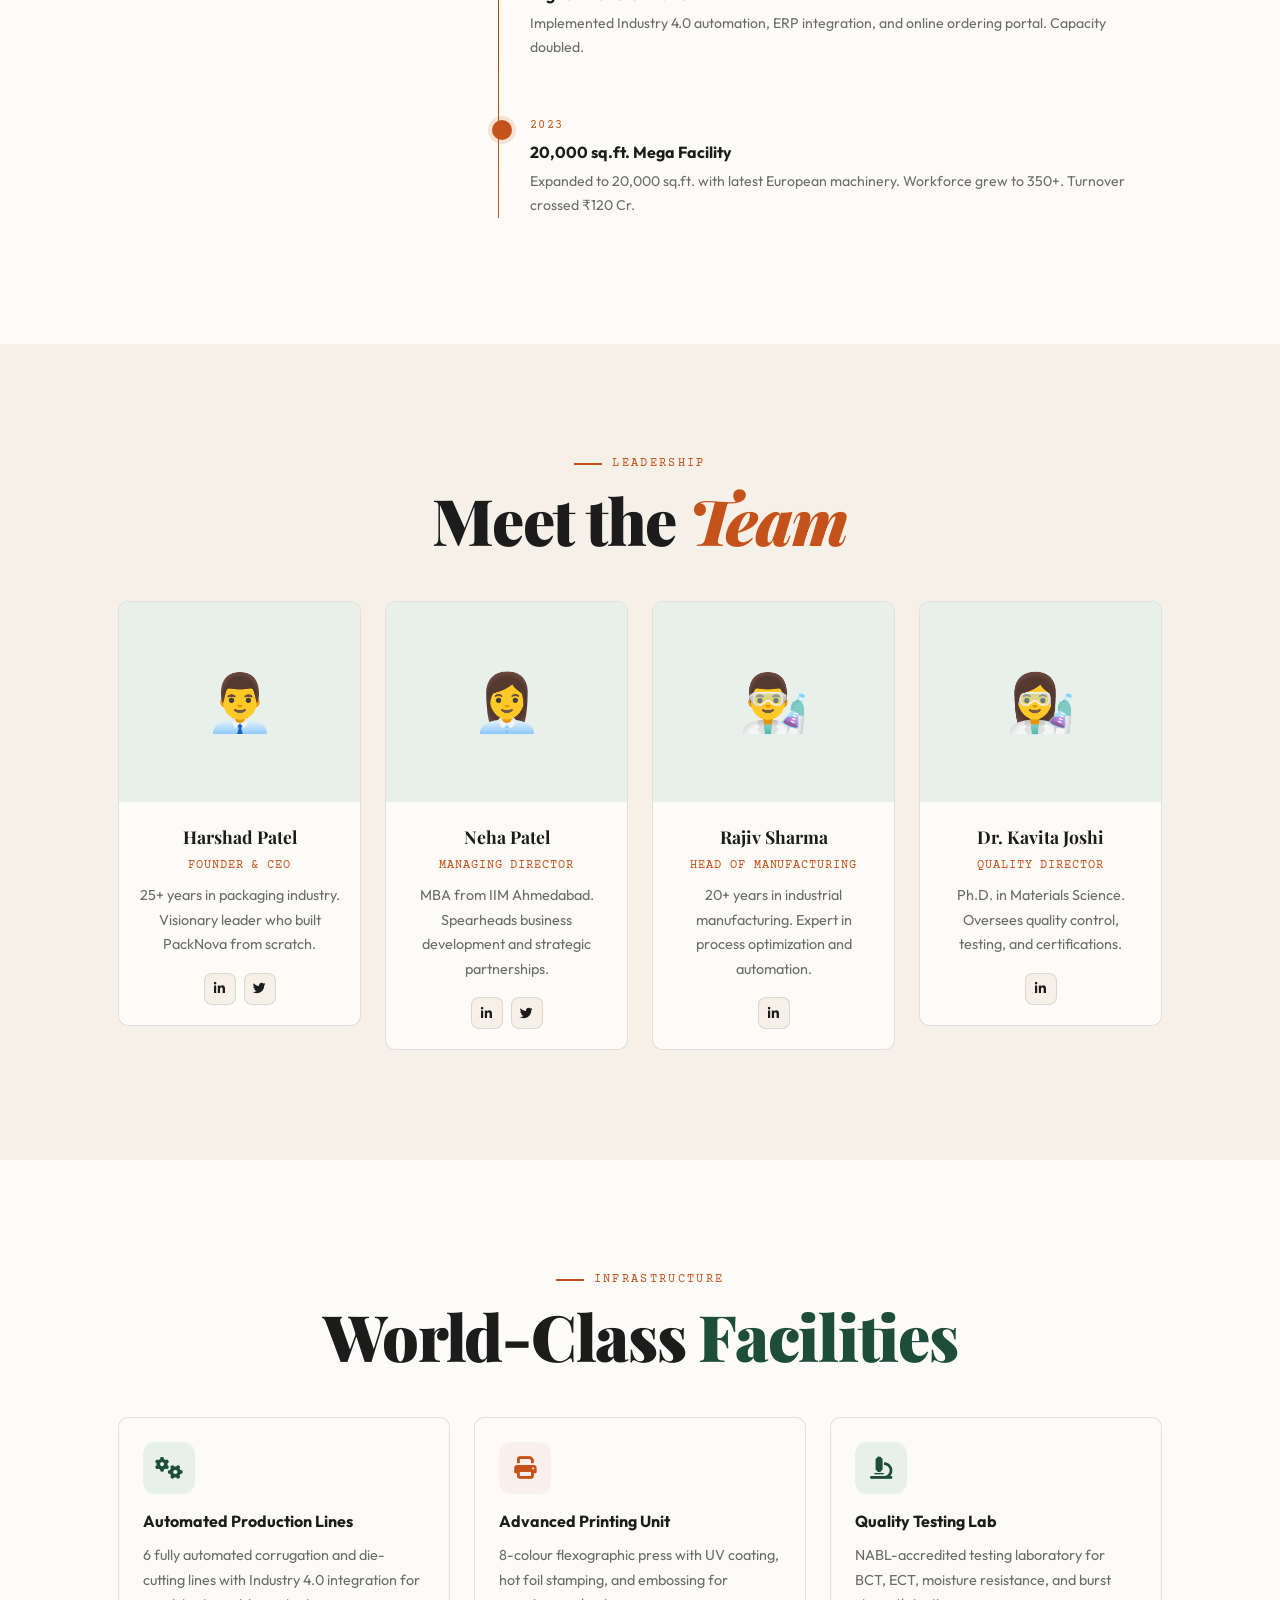
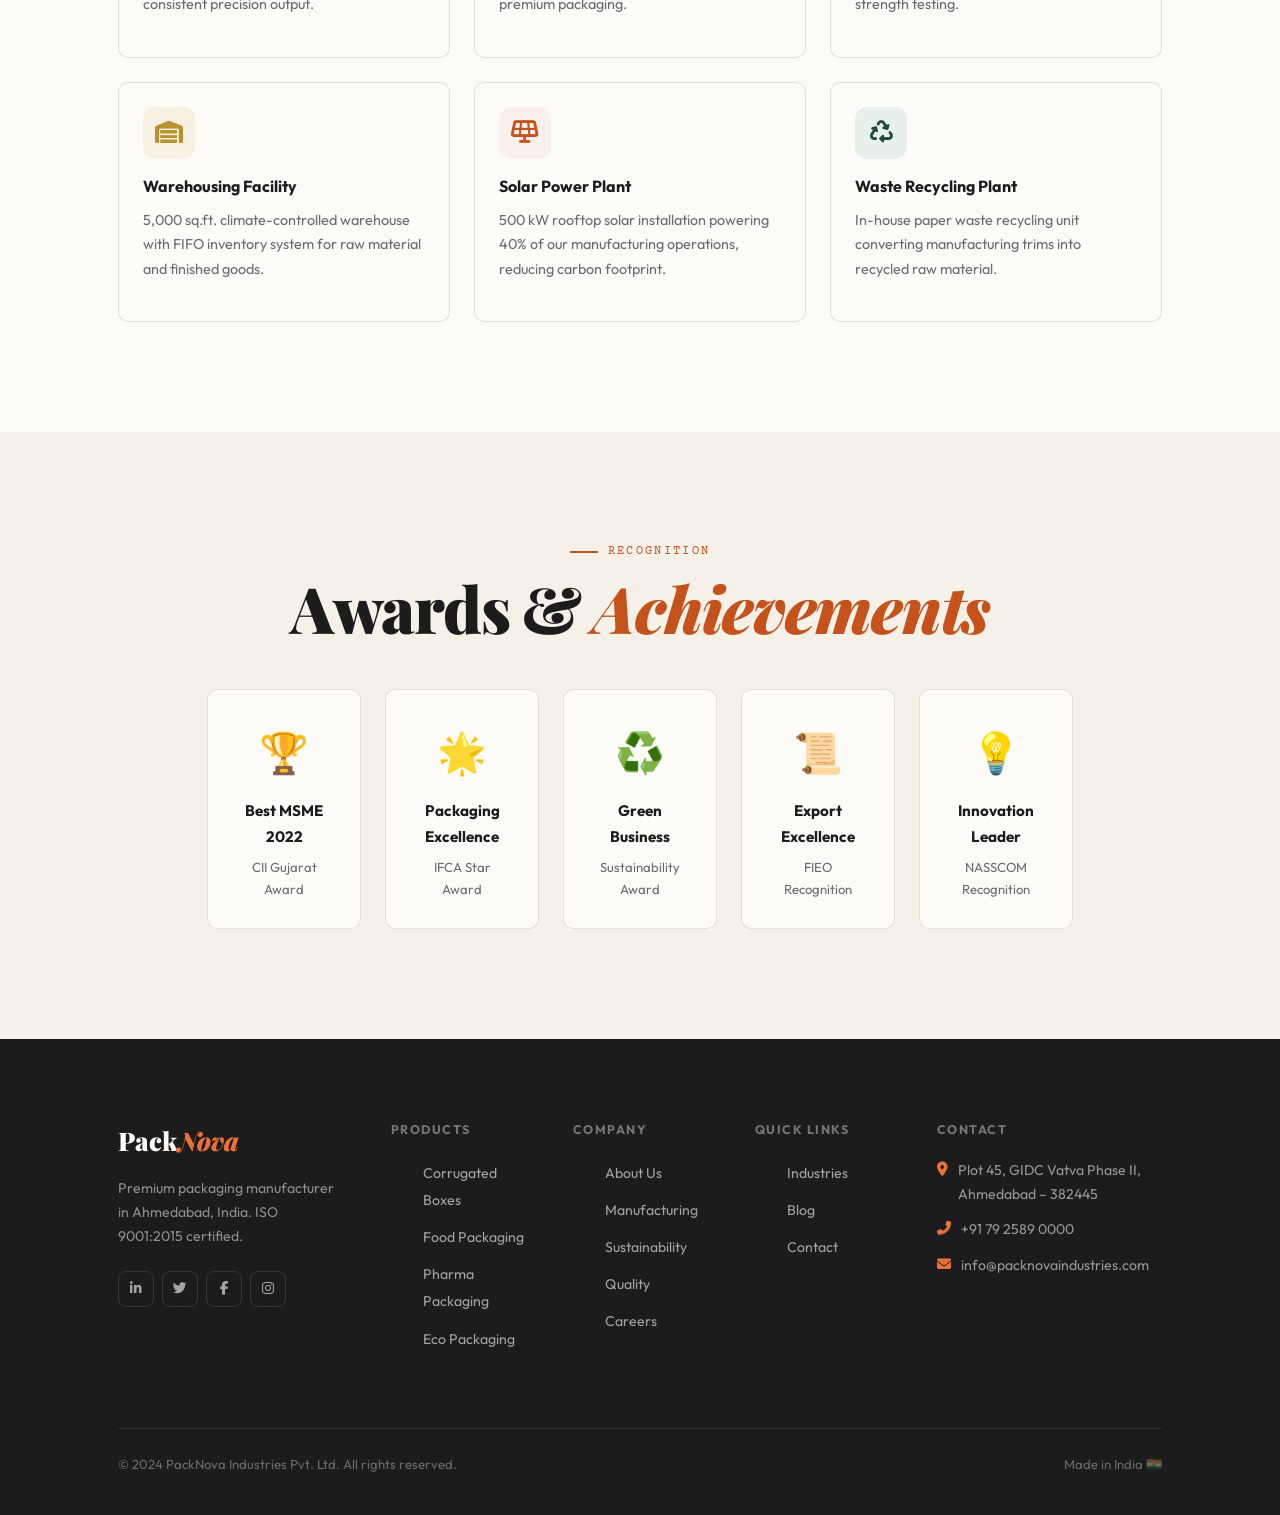
<file: about.html>
<!DOCTYPE html>
<html lang="en">
<head>
  <meta charset="UTF-8"><meta name="viewport" content="width=device-width, initial-scale=1.0">
  <title>About Us | PackNova Industries</title>
  <meta name="description" content="Learn about PackNova Industries – our history, vision, mission, leadership team, and manufacturing infrastructure since 2005.">
  <link rel="stylesheet" href="https://cdn.jsdelivr.net/npm/bootstrap@5.3.2/dist/css/bootstrap.min.css">
  <link rel="stylesheet" href="https://cdnjs.cloudflare.com/ajax/libs/font-awesome/6.5.0/css/all.min.css">
  <link rel="stylesheet" href="css/style.css">
</head>
<body>
<div id="loader"><div class="loader-logo">Pack<em>Nova</em></div><div class="loader-line"><div class="loader-fill"></div></div></div>
<div id="nav-overlay" class="nav-overlay"></div>
<nav class="navbar">
  <div class="container-fluid px-lg-5 d-flex align-items-center gap-3">
    <a class="brand me-auto" href="index.html"><div class="brand-box">PN</div>Pack<em>Nova</em></a>
    <div class="nav-links">
      <a class="nav-link" href="index.html">Home</a><a class="nav-link active" href="about.html">About</a><a class="nav-link" href="products.html">Products</a><a class="nav-link" href="industries.html">Industries</a><a class="nav-link" href="manufacturing.html">Manufacturing</a><a class="nav-link" href="sustainability.html">Sustainability</a><a class="nav-link" href="quality.html">Quality</a><a class="nav-link" href="blog.html">Blog</a><a class="nav-link" href="careers.html">Careers</a><a class="nav-link nav-cta" href="contact.html">Contact Us</a>
    </div>
    <button class="hamburger" aria-label="Menu"><span class="bar"></span><span class="bar"></span><span class="bar"></span></button>
  </div>
</nav>

<!-- PAGE HERO -->
<section class="page-hero">
  <div class="page-hero-accent"></div>
  <div class="container px-lg-5 page-hero-content">
    <div class="breadcrumb"><a href="index.html">Home</a> <span style="color:var(--border-dark);">/</span> <span>About Us</span></div>
    <h1 class="page-hero-title">Our <em>Story</em> &amp; Mission</h1>
    <p class="body-text mt-3" style="max-width:480px;">18 years of packaging excellence — from a small workshop in Ahmedabad to one of India's premier industrial packaging manufacturers.</p>
  </div>
</section>

<!-- WHO WE ARE -->
<section class="section white-section">
  <div class="container px-lg-5">
    <div class="row align-items-center g-5">
      <div class="col-lg-6 reveal">
        <div style="position:relative;">
          <div style="height:500px;border-radius:var(--radius-lg);background:linear-gradient(135deg,#c5ddd0,#8fb8a3) url('https://images.unsplash.com/photo-1605745341112-85968b19335b?w=800&q=80') center/cover no-repeat;box-shadow:var(--shadow-lg);"></div>
          <div style="position:absolute;bottom:-24px;right:-24px;background:var(--white);border:1px solid var(--border);border-radius:var(--radius-lg);padding:24px 28px;box-shadow:var(--shadow);">
            <div style="font-family:var(--font-display);font-size:2rem;font-weight:900;color:var(--terra);">20,000+</div>
            <div class="body-text-sm">sq.ft. Manufacturing Facility</div>
          </div>
        </div>
      </div>
      <div class="col-lg-6 reveal delay-2">
        <div class="eyebrow">Who We Are</div>
        <h2 class="display-title mb-4">Building the <span>Backbone</span> of India's Supply Chain</h2>
        <p class="body-text mb-3">PackNova Industries Pvt. Ltd. was founded in 2005 by Mr. Harshad Patel with a singular vision: to provide Indian businesses with world-class packaging solutions at competitive prices. What started as a 2,000 sq.ft. corrugated box unit has grown into a 20,000 sq.ft. integrated packaging facility employing 350+ skilled professionals.</p>
        <p class="body-text mb-4">Today, we serve 500+ clients across 7 major industries — from pharmaceutical giants to boutique e-commerce brands — delivering packaging that is engineered to protect, designed to impress, and built to last.</p>
        <div class="d-flex gap-3 flex-wrap mb-4">
          <div style="text-align:center;padding:18px 28px;background:var(--green-pale);border:1px solid rgba(30,77,58,0.15);border-radius:var(--radius-lg);">
            <div style="font-family:var(--font-display);font-size:2rem;font-weight:900;color:var(--green);">2005</div>
            <div class="body-text-sm">Founded</div>
          </div>
          <div style="text-align:center;padding:18px 28px;background:var(--terra-pale);border:1px solid rgba(196,82,26,0.15);border-radius:var(--radius-lg);">
            <div style="font-family:var(--font-display);font-size:2rem;font-weight:900;color:var(--terra);">350+</div>
            <div class="body-text-sm">Employees</div>
          </div>
          <div style="text-align:center;padding:18px 28px;background:var(--cream-dark);border:1px solid var(--border);border-radius:var(--radius-lg);">
            <div style="font-family:var(--font-display);font-size:2rem;font-weight:900;color:var(--gold);">₹120Cr</div>
            <div class="body-text-sm">Annual Turnover</div>
          </div>
        </div>
        <a href="contact.html" class="btn-green">Get in Touch <i class="fas fa-arrow-right"></i></a>
      </div>
    </div>
  </div>
</section>

<!-- VISION MISSION VALUES -->
<section class="section cream-section pattern-bg">
  <div class="container px-lg-5">
    <div class="text-center mb-5 reveal">
      <div class="eyebrow" style="justify-content:center;">Our Purpose</div>
      <h2 class="display-title">Vision &amp; <em>Mission</em></h2>
    </div>
    <div class="row g-4">
      <div class="col-md-4 reveal delay-1">
        <div class="card-white p-5 h-100 text-center">
          <div style="font-size:3rem;margin-bottom:18px;">🎯</div>
          <div style="font-family:var(--font-display);font-size:1.4rem;font-weight:800;margin-bottom:14px;color:var(--charcoal);">Our Vision</div>
          <p class="body-text">To be India's most trusted and innovative packaging solutions provider, enabling every business to deliver its products safely and memorably.</p>
        </div>
      </div>
      <div class="col-md-4 reveal delay-2">
        <div class="card-white p-5 h-100 text-center" style="border-color:var(--terra);border-width:2px;">
          <div style="font-size:3rem;margin-bottom:18px;">🚀</div>
          <div style="font-family:var(--font-display);font-size:1.4rem;font-weight:800;margin-bottom:14px;color:var(--charcoal);">Our Mission</div>
          <p class="body-text">To manufacture premium-quality packaging through sustainable processes, cutting-edge technology, and a customer-first approach — creating value for clients, employees, and society.</p>
        </div>
      </div>
      <div class="col-md-4 reveal delay-3">
        <div class="card-white p-5 h-100 text-center">
          <div style="font-size:3rem;margin-bottom:18px;">💎</div>
          <div style="font-family:var(--font-display);font-size:1.4rem;font-weight:800;margin-bottom:14px;color:var(--charcoal);">Our Values</div>
          <p class="body-text">Quality without compromise. Innovation without limits. Sustainability without sacrifice. Partnership without boundaries.</p>
        </div>
      </div>
    </div>
  </div>
</section>

<!-- TIMELINE -->
<section class="section white-section">
  <div class="container px-lg-5">
    <div class="row g-5">
      <div class="col-lg-4 reveal">
        <div class="eyebrow">Our Journey</div>
        <h2 class="display-title mb-4">18 Years of <em>Milestones</em></h2>
        <p class="body-text mb-4">From humble beginnings to industry leadership — a story of grit, innovation, and relentless pursuit of quality.</p>
        <div style="background:var(--green);border-radius:var(--radius-lg);padding:28px;color:var(--white);">
          <div style="font-family:var(--font-display);font-size:2.5rem;font-weight:900;">₹120 Cr</div>
          <div style="font-size:0.85rem;opacity:0.7;margin-top:4px;">Turnover in 2023 — from ₹12L in 2005</div>
          <div style="height:2px;background:rgba(255,255,255,0.15);margin:16px 0;"></div>
          <div style="font-size:0.85rem;opacity:0.75;">1,000x growth in 18 years</div>
        </div>
      </div>
      <div class="col-lg-8 reveal delay-2">
        <div class="timeline">
          <div class="tl-item"><div class="tl-dot active"></div><div class="tl-year">2005</div><div class="tl-title">Company Founded</div><p class="tl-text">Mr. Harshad Patel established PackNova with a 2,000 sq.ft. unit and 12 employees in GIDC Vatva, Ahmedabad.</p></div>
          <div class="tl-item"><div class="tl-dot"></div><div class="tl-year">2008</div><div class="tl-title">First Major Export Order</div><p class="tl-text">Secured first export packaging contract worth ₹2 Cr for a pharmaceutical client shipping to Europe.</p></div>
          <div class="tl-item"><div class="tl-dot"></div><div class="tl-year">2011</div><div class="tl-title">ISO 9001 Certification</div><p class="tl-text">Achieved ISO 9001:2008 certification, establishing formal quality management processes.</p></div>
          <div class="tl-item"><div class="tl-dot"></div><div class="tl-year">2015</div><div class="tl-title">Plant Expansion — Phase II</div><p class="tl-text">Expanded to 12,000 sq.ft. Added corrugated board plant and 5-colour flexo press printing unit.</p></div>
          <div class="tl-item"><div class="tl-dot"></div><div class="tl-year">2018</div><div class="tl-title">Eco-Friendly Line Launched</div><p class="tl-text">Launched India's most affordable FSC-certified eco-friendly packaging range, targeting sustainable businesses.</p></div>
          <div class="tl-item"><div class="tl-dot"></div><div class="tl-year">2021</div><div class="tl-title">Digital Transformation</div><p class="tl-text">Implemented Industry 4.0 automation, ERP integration, and online ordering portal. Capacity doubled.</p></div>
          <div class="tl-item"><div class="tl-dot active"></div><div class="tl-year">2023</div><div class="tl-title">20,000 sq.ft. Mega Facility</div><p class="tl-text">Expanded to 20,000 sq.ft. with latest European machinery. Workforce grew to 350+. Turnover crossed ₹120 Cr.</p></div>
        </div>
      </div>
    </div>
  </div>
</section>

<!-- LEADERSHIP TEAM -->
<section class="section cream-section">
  <div class="container px-lg-5">
    <div class="text-center mb-5 reveal">
      <div class="eyebrow" style="justify-content:center;">Leadership</div>
      <h2 class="display-title">Meet the <em>Team</em></h2>
    </div>
    <div class="row g-4">
      <div class="col-md-6 col-lg-3 reveal delay-1">
        <div class="team-card">
          <div class="team-img">👨‍💼</div>
          <div class="team-body">
            <div class="team-name">Harshad Patel</div>
            <div class="team-role">Founder & CEO</div>
            <p class="body-text-sm mt-2">25+ years in packaging industry. Visionary leader who built PackNova from scratch.</p>
            <div class="team-social"><a href="#"><i class="fab fa-linkedin-in"></i></a><a href="#"><i class="fab fa-twitter"></i></a></div>
          </div>
        </div>
      </div>
      <div class="col-md-6 col-lg-3 reveal delay-2">
        <div class="team-card">
          <div class="team-img">👩‍💼</div>
          <div class="team-body">
            <div class="team-name">Neha Patel</div>
            <div class="team-role">Managing Director</div>
            <p class="body-text-sm mt-2">MBA from IIM Ahmedabad. Spearheads business development and strategic partnerships.</p>
            <div class="team-social"><a href="#"><i class="fab fa-linkedin-in"></i></a><a href="#"><i class="fab fa-twitter"></i></a></div>
          </div>
        </div>
      </div>
      <div class="col-md-6 col-lg-3 reveal delay-3">
        <div class="team-card">
          <div class="team-img">👨‍🔬</div>
          <div class="team-body">
            <div class="team-name">Rajiv Sharma</div>
            <div class="team-role">Head of Manufacturing</div>
            <p class="body-text-sm mt-2">20+ years in industrial manufacturing. Expert in process optimization and automation.</p>
            <div class="team-social"><a href="#"><i class="fab fa-linkedin-in"></i></a></div>
          </div>
        </div>
      </div>
      <div class="col-md-6 col-lg-3 reveal delay-4">
        <div class="team-card">
          <div class="team-img">👩‍🔬</div>
          <div class="team-body">
            <div class="team-name">Dr. Kavita Joshi</div>
            <div class="team-role">Quality Director</div>
            <p class="body-text-sm mt-2">Ph.D. in Materials Science. Oversees quality control, testing, and certifications.</p>
            <div class="team-social"><a href="#"><i class="fab fa-linkedin-in"></i></a></div>
          </div>
        </div>
      </div>
    </div>
  </div>
</section>

<!-- INFRASTRUCTURE -->
<section class="section white-section">
  <div class="container px-lg-5">
    <div class="text-center mb-5 reveal">
      <div class="eyebrow" style="justify-content:center;">Infrastructure</div>
      <h2 class="display-title">World-Class <span>Facilities</span></h2>
    </div>
    <div class="row g-4">
      <div class="col-md-6 col-lg-4 reveal delay-1"><div class="card-white p-4"><div class="feat-icon fi-green"><i class="fas fa-cogs" style="color:var(--green);"></i></div><div style="font-weight:700;margin-bottom:8px;">Automated Production Lines</div><p class="body-text-sm">6 fully automated corrugation and die-cutting lines with Industry 4.0 integration for consistent precision output.</p></div></div>
      <div class="col-md-6 col-lg-4 reveal delay-2"><div class="card-white p-4"><div class="feat-icon fi-terra"><i class="fas fa-print" style="color:var(--terra);"></i></div><div style="font-weight:700;margin-bottom:8px;">Advanced Printing Unit</div><p class="body-text-sm">8-colour flexographic press with UV coating, hot foil stamping, and embossing for premium packaging.</p></div></div>
      <div class="col-md-6 col-lg-4 reveal delay-3"><div class="card-white p-4"><div class="feat-icon fi-green"><i class="fas fa-microscope" style="color:var(--green);"></i></div><div style="font-weight:700;margin-bottom:8px;">Quality Testing Lab</div><p class="body-text-sm">NABL-accredited testing laboratory for BCT, ECT, moisture resistance, and burst strength testing.</p></div></div>
      <div class="col-md-6 col-lg-4 reveal delay-1"><div class="card-white p-4"><div class="feat-icon fi-gold"><i class="fas fa-warehouse" style="color:var(--gold);"></i></div><div style="font-weight:700;margin-bottom:8px;">Warehousing Facility</div><p class="body-text-sm">5,000 sq.ft. climate-controlled warehouse with FIFO inventory system for raw material and finished goods.</p></div></div>
      <div class="col-md-6 col-lg-4 reveal delay-2"><div class="card-white p-4"><div class="feat-icon fi-terra"><i class="fas fa-solar-panel" style="color:var(--terra);"></i></div><div style="font-weight:700;margin-bottom:8px;">Solar Power Plant</div><p class="body-text-sm">500 kW rooftop solar installation powering 40% of our manufacturing operations, reducing carbon footprint.</p></div></div>
      <div class="col-md-6 col-lg-4 reveal delay-3"><div class="card-white p-4"><div class="feat-icon fi-green"><i class="fas fa-recycle" style="color:var(--green);"></i></div><div style="font-weight:700;margin-bottom:8px;">Waste Recycling Plant</div><p class="body-text-sm">In-house paper waste recycling unit converting manufacturing trims into recycled raw material.</p></div></div>
    </div>
  </div>
</section>

<!-- AWARDS -->
<section class="section cream-section">
  <div class="container px-lg-5">
    <div class="text-center mb-5 reveal">
      <div class="eyebrow" style="justify-content:center;">Recognition</div>
      <h2 class="display-title">Awards &amp; <em>Achievements</em></h2>
    </div>
    <div class="row g-4 justify-content-center">
      <div class="col-md-4 col-lg-2 reveal delay-1"><div class="cert-card"><div class="cert-icon">🏆</div><div class="cert-name">Best MSME 2022</div><div class="cert-desc">CII Gujarat Award</div></div></div>
      <div class="col-md-4 col-lg-2 reveal delay-2"><div class="cert-card"><div class="cert-icon">🌟</div><div class="cert-name">Packaging Excellence</div><div class="cert-desc">IFCA Star Award</div></div></div>
      <div class="col-md-4 col-lg-2 reveal delay-3"><div class="cert-card"><div class="cert-icon">♻️</div><div class="cert-name">Green Business</div><div class="cert-desc">Sustainability Award</div></div></div>
      <div class="col-md-4 col-lg-2 reveal delay-4"><div class="cert-card"><div class="cert-icon">📜</div><div class="cert-name">Export Excellence</div><div class="cert-desc">FIEO Recognition</div></div></div>
      <div class="col-md-4 col-lg-2 reveal delay-5"><div class="cert-card"><div class="cert-icon">💡</div><div class="cert-name">Innovation Leader</div><div class="cert-desc">NASSCOM Recognition</div></div></div>
    </div>
  </div>
</section>

<!-- FOOTER -->
<footer class="footer">
  <div class="container px-lg-5">
    <div class="row g-5">
      <div class="col-lg-3 col-md-6"><div class="footer-logo-text">Pack<em>Nova</em></div><p class="footer-desc">Premium packaging manufacturer in Ahmedabad, India. ISO 9001:2015 certified.</p><div class="footer-social"><a href="#"><i class="fab fa-linkedin-in"></i></a><a href="#"><i class="fab fa-twitter"></i></a><a href="#"><i class="fab fa-facebook-f"></i></a><a href="#"><i class="fab fa-instagram"></i></a></div></div>
      <div class="col-lg-2 col-md-6"><div class="footer-h">Products</div><ul class="footer-links"><li><a href="products.html">Corrugated Boxes</a></li><li><a href="products.html">Food Packaging</a></li><li><a href="products.html">Pharma Packaging</a></li><li><a href="products.html">Eco Packaging</a></li></ul></div>
      <div class="col-lg-2 col-md-6"><div class="footer-h">Company</div><ul class="footer-links"><li><a href="about.html">About Us</a></li><li><a href="manufacturing.html">Manufacturing</a></li><li><a href="sustainability.html">Sustainability</a></li><li><a href="quality.html">Quality</a></li><li><a href="careers.html">Careers</a></li></ul></div>
      <div class="col-lg-2 col-md-6"><div class="footer-h">Quick Links</div><ul class="footer-links"><li><a href="industries.html">Industries</a></li><li><a href="blog.html">Blog</a></li><li><a href="contact.html">Contact</a></li></ul></div>
      <div class="col-lg-3"><div class="footer-h">Contact</div><div class="footer-contact-row"><i class="fas fa-map-marker-alt"></i><div>Plot 45, GIDC Vatva Phase II, Ahmedabad – 382445</div></div><div class="footer-contact-row"><i class="fas fa-phone-alt"></i><div>+91 79 2589 0000</div></div><div class="footer-contact-row"><i class="fas fa-envelope"></i><div>info@packnovaindustries.com</div></div></div>
    </div>
    <div class="footer-bottom"><p>© 2024 PackNova Industries Pvt. Ltd. All rights reserved.</p><p>Made in India 🇮🇳</p></div>
  </div>
</footer>
<div id="btt"><i class="fas fa-chevron-up"></i></div>
<a id="wa" href="https://wa.me/919825000000" target="_blank"><i class="fab fa-whatsapp"></i></a>
<script src="https://cdn.jsdelivr.net/npm/bootstrap@5.3.2/dist/js/bootstrap.bundle.min.js"></script>
<script src="js/script.js"></script>
</body>
</html>
</file>
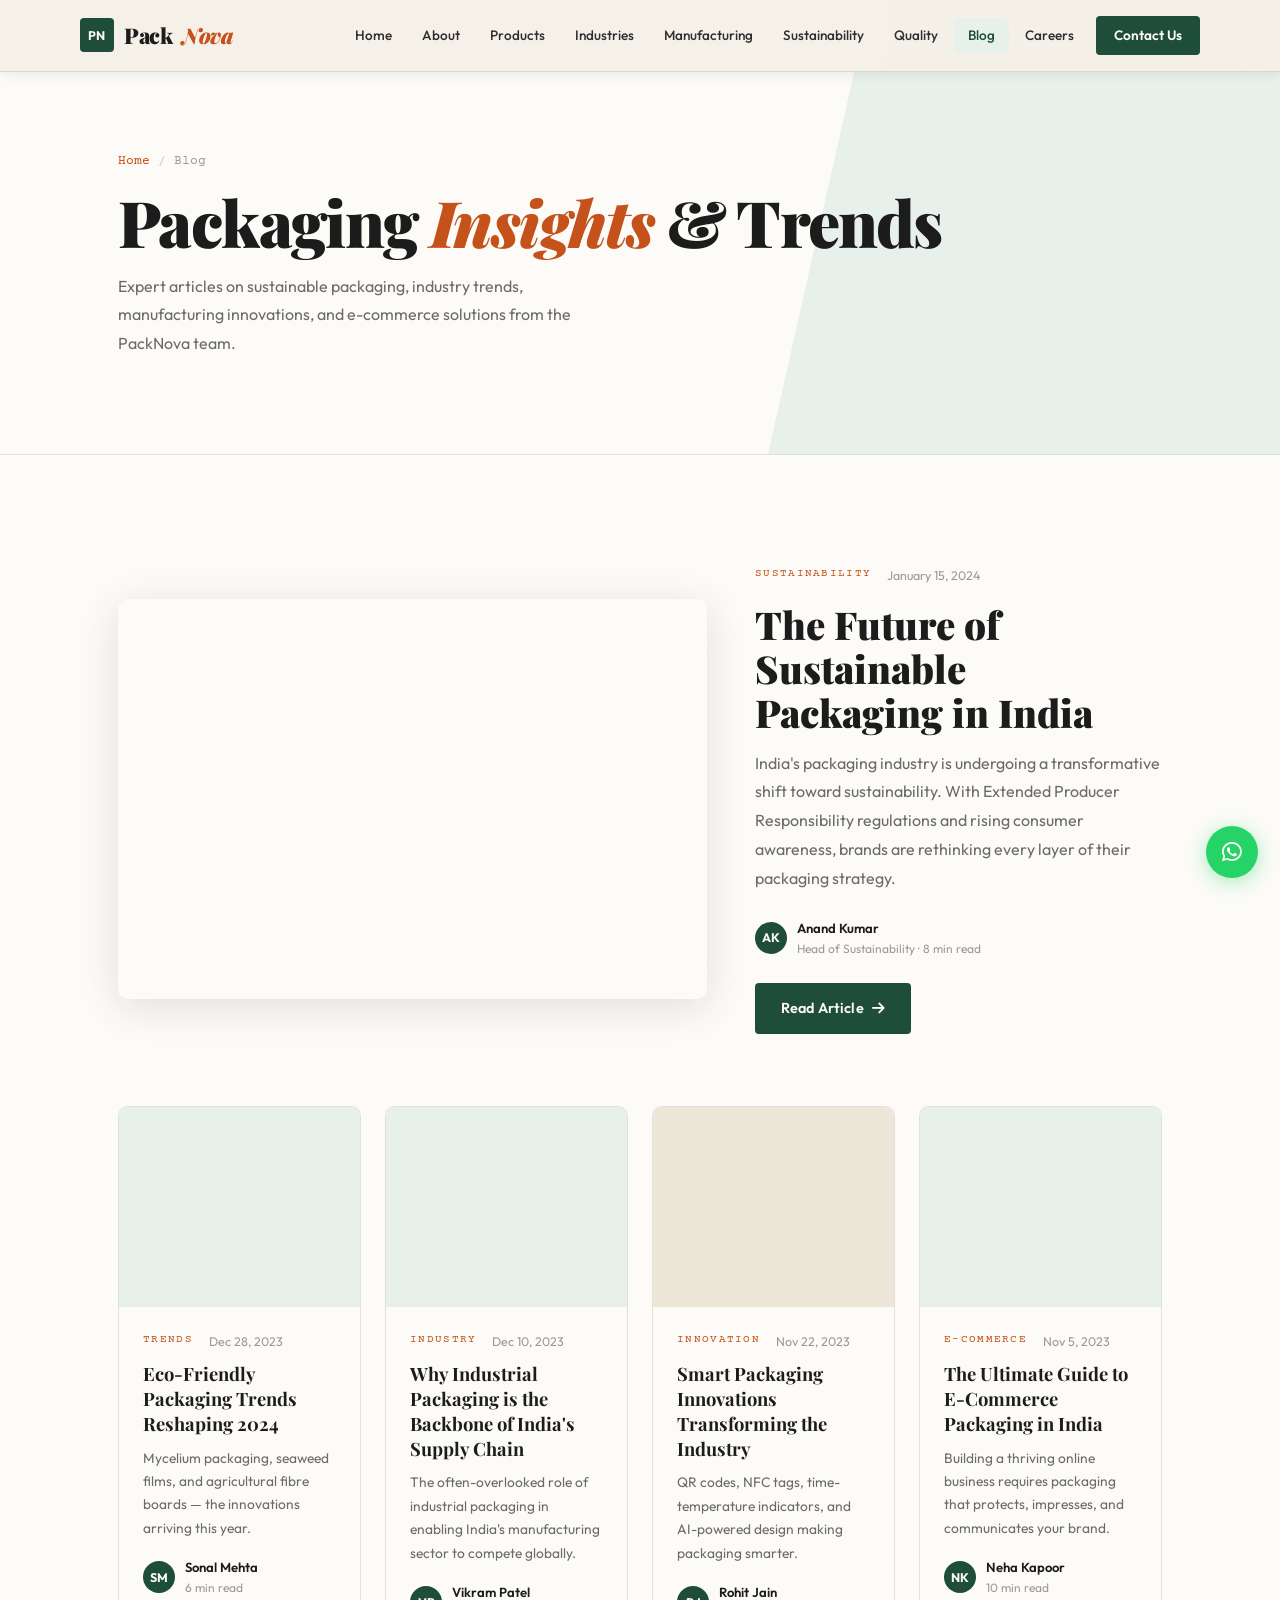
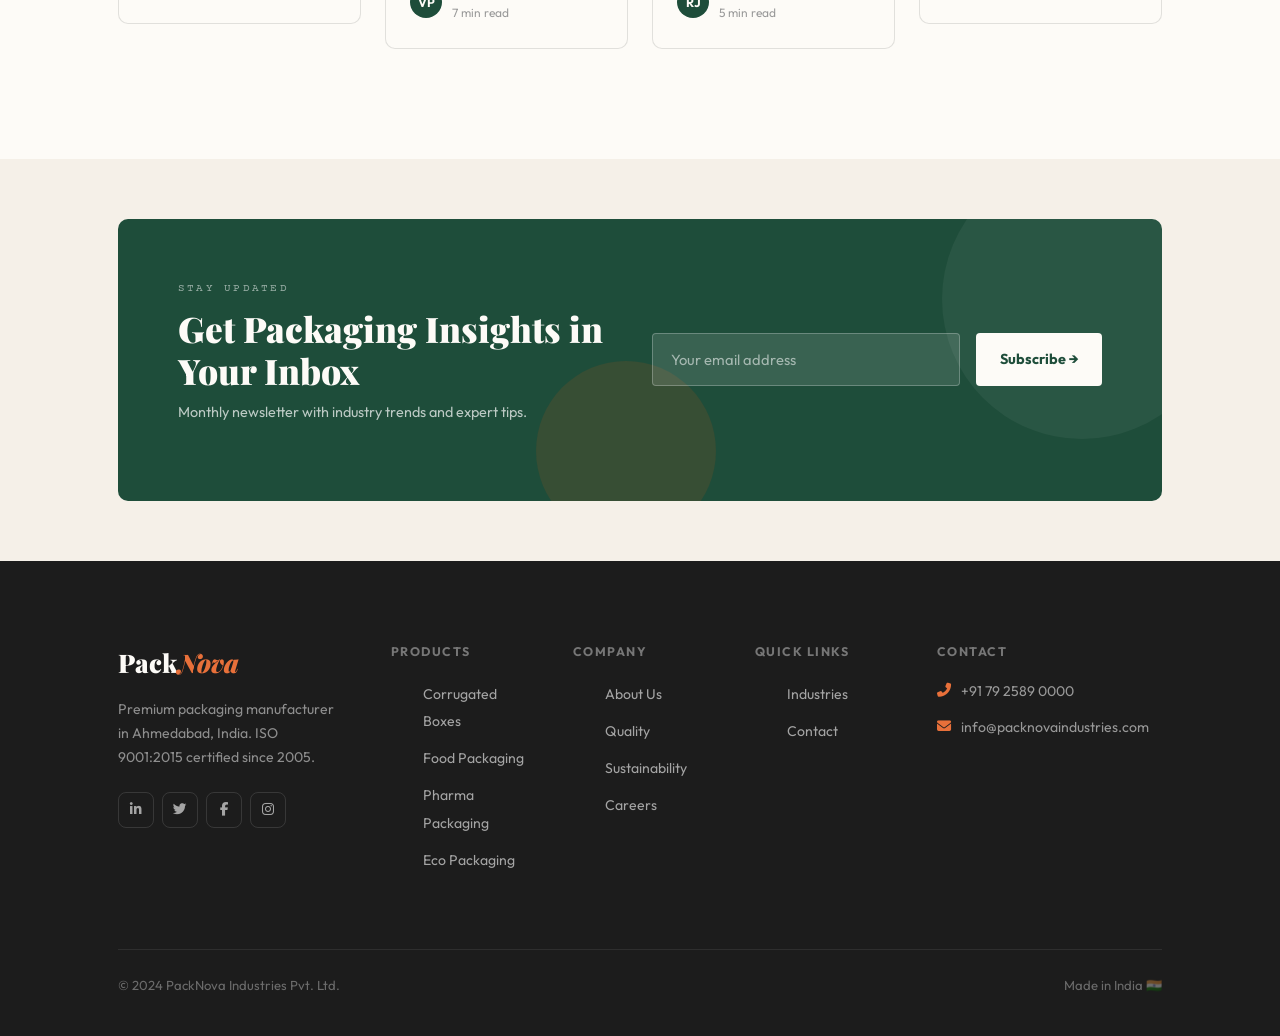
<file: blog.html>
<!DOCTYPE html>
<html lang="en">
<head>
  <meta charset="UTF-8"><meta name="viewport" content="width=device-width, initial-scale=1.0">
  <title>Blog | PackNova Industries</title>
  <meta name="description" content="PackNova's packaging industry blog – insights on sustainable packaging, e-commerce trends, smart packaging innovations, and industrial solutions.">
  <link rel="stylesheet" href="https://cdn.jsdelivr.net/npm/bootstrap@5.3.2/dist/css/bootstrap.min.css">
  <link rel="stylesheet" href="https://cdnjs.cloudflare.com/ajax/libs/font-awesome/6.5.0/css/all.min.css">
  <link rel="stylesheet" href="css/style.css">
  <style>
    .blog-listing.hidden { display: none; }
    .article-full { display: none; }
    .article-full.active { display: block; }
    .active-dot { background: var(--terra) !important; width: 20px !important; }
    .testi-dot { width: 8px; height: 8px; border-radius: 99px; background: var(--border-dark); cursor: pointer; transition: all 0.3s; display: inline-block; }
  </style>
</head>
<body>
<div id="loader"><div class="loader-logo">Pack<em>Nova</em></div><div class="loader-line"><div class="loader-fill"></div></div></div>
<div id="nav-overlay" class="nav-overlay"></div>
<nav class="navbar">
  <div class="container-fluid px-lg-5 d-flex align-items-center gap-3">
    <a class="brand me-auto" href="index.html"><div class="brand-box">PN</div>Pack<em>Nova</em></a>
    <div class="nav-links">
      <a class="nav-link" href="index.html">Home</a><a class="nav-link" href="about.html">About</a><a class="nav-link" href="products.html">Products</a><a class="nav-link" href="industries.html">Industries</a><a class="nav-link" href="manufacturing.html">Manufacturing</a><a class="nav-link" href="sustainability.html">Sustainability</a><a class="nav-link" href="quality.html">Quality</a><a class="nav-link active" href="blog.html">Blog</a><a class="nav-link" href="careers.html">Careers</a><a class="nav-link nav-cta" href="contact.html">Contact Us</a>
    </div>
    <button class="hamburger" aria-label="Menu"><span class="bar"></span><span class="bar"></span><span class="bar"></span></button>
  </div>
</nav>

<section class="page-hero">
  <div class="page-hero-accent"></div>
  <div class="container px-lg-5 page-hero-content">
    <div class="breadcrumb"><a href="index.html">Home</a> <span style="color:var(--border-dark);">/</span> <span>Blog</span></div>
    <h1 class="page-hero-title">Packaging <em>Insights</em> &amp; Trends</h1>
    <p class="body-text mt-3" style="max-width:480px;">Expert articles on sustainable packaging, industry trends, manufacturing innovations, and e-commerce solutions from the PackNova team.</p>
  </div>
</section>

<!-- ═══ BLOG LISTING ═══ -->
<div class="blog-listing" id="blog-listing">

  <!-- Featured -->
  <section class="section white-section">
    <div class="container px-lg-5">
      <div class="row align-items-center g-5 reveal">
        <div class="col-lg-7">
          <div style="height:400px;border-radius:var(--radius-lg);overflow:hidden;cursor:pointer;box-shadow:var(--shadow);" onclick="showArticle(1)">
            <div style="width:100%;height:100%;background:linear-gradient(135deg,#c5e8d4,#8ec4a8) url('https://images.unsplash.com/photo-1572177812156-58036aae439c?w=900&q=80') center/cover no-repeat;transition:transform 0.5s ease;" onmouseover="this.style.transform='scale(1.04)'" onmouseout="this.style.transform='scale(1)'"></div>
          </div>
        </div>
        <div class="col-lg-5">
          <div class="d-flex gap-3 mb-3"><span class="blog-tag">Sustainability</span><span class="blog-date">January 15, 2024</span></div>
          <h2 style="font-family:var(--font-display);font-size:clamp(1.6rem,3vw,2.4rem);font-weight:900;line-height:1.15;margin-bottom:14px;cursor:pointer;color:var(--charcoal);transition:color 0.3s;" onclick="showArticle(1)" onmouseover="this.style.color='var(--green)'" onmouseout="this.style.color='var(--charcoal)'">The Future of Sustainable Packaging in India</h2>
          <p class="body-text mb-4">India's packaging industry is undergoing a transformative shift toward sustainability. With Extended Producer Responsibility regulations and rising consumer awareness, brands are rethinking every layer of their packaging strategy.</p>
          <div class="blog-author-row mb-4">
            <div class="blog-ava">AK</div>
            <div><div class="blog-aname">Anand Kumar</div><div class="blog-read">Head of Sustainability · 8 min read</div></div>
          </div>
          <button onclick="showArticle(1)" class="btn-green">Read Article <i class="fas fa-arrow-right"></i></button>
        </div>
      </div>

      <!-- Blog Grid -->
      <div class="row g-4 mt-5">
        <div class="col-md-6 col-lg-3 reveal delay-1">
          <div class="blog-card" style="cursor:pointer;" onclick="showArticle(2)">
            <div class="blog-thumb"><div style="background:linear-gradient(135deg,#d4e8c4,#a4c88e) url('https://images.unsplash.com/photo-1558618666-fcd25c85cd64?w=600&q=80') center/cover no-repeat;"></div></div>
            <div class="blog-body">
              <div class="d-flex gap-3 mb-2"><span class="blog-tag">Trends</span><span class="blog-date">Dec 28, 2023</span></div>
              <div class="blog-title">Eco-Friendly Packaging Trends Reshaping 2024</div>
              <p class="blog-excerpt">Mycelium packaging, seaweed films, and agricultural fibre boards — the innovations arriving this year.</p>
              <div class="blog-author-row"><div class="blog-ava">SM</div><div><div class="blog-aname">Sonal Mehta</div><div class="blog-read">6 min read</div></div></div>
            </div>
          </div>
        </div>
        <div class="col-md-6 col-lg-3 reveal delay-2">
          <div class="blog-card" style="cursor:pointer;" onclick="showArticle(3)">
            <div class="blog-thumb"><div style="background:linear-gradient(135deg,#c5ddd0,#8fb8a3) url('https://images.unsplash.com/photo-1565793298595-6a879b1d9492?w=600&q=80') center/cover no-repeat;"></div></div>
            <div class="blog-body">
              <div class="d-flex gap-3 mb-2"><span class="blog-tag">Industry</span><span class="blog-date">Dec 10, 2023</span></div>
              <div class="blog-title">Why Industrial Packaging is the Backbone of India's Supply Chain</div>
              <p class="blog-excerpt">The often-overlooked role of industrial packaging in enabling India's manufacturing sector to compete globally.</p>
              <div class="blog-author-row"><div class="blog-ava">VP</div><div><div class="blog-aname">Vikram Patel</div><div class="blog-read">7 min read</div></div></div>
            </div>
          </div>
        </div>
        <div class="col-md-6 col-lg-3 reveal delay-3">
          <div class="blog-card" style="cursor:pointer;" onclick="showArticle(4)">
            <div class="blog-thumb"><div style="background:linear-gradient(135deg,#d8ddf0,#a8aed8) url('https://images.unsplash.com/photo-1518770660439-4636190af475?w=600&q=80') center/cover no-repeat;background-color:var(--cream-dark);"></div></div>
            <div class="blog-body">
              <div class="d-flex gap-3 mb-2"><span class="blog-tag">Innovation</span><span class="blog-date">Nov 22, 2023</span></div>
              <div class="blog-title">Smart Packaging Innovations Transforming the Industry</div>
              <p class="blog-excerpt">QR codes, NFC tags, time-temperature indicators, and AI-powered design making packaging smarter.</p>
              <div class="blog-author-row"><div class="blog-ava">RJ</div><div><div class="blog-aname">Rohit Jain</div><div class="blog-read">5 min read</div></div></div>
            </div>
          </div>
        </div>
        <div class="col-md-6 col-lg-3 reveal delay-4">
          <div class="blog-card" style="cursor:pointer;" onclick="showArticle(5)">
            <div class="blog-thumb"><div style="background:linear-gradient(135deg,#f5e6d0,#e8c9a0) url('https://images.unsplash.com/photo-1553413077-190dd305871c?w=600&q=80') center/cover no-repeat;"></div></div>
            <div class="blog-body">
              <div class="d-flex gap-3 mb-2"><span class="blog-tag">E-Commerce</span><span class="blog-date">Nov 5, 2023</span></div>
              <div class="blog-title">The Ultimate Guide to E-Commerce Packaging in India</div>
              <p class="blog-excerpt">Building a thriving online business requires packaging that protects, impresses, and communicates your brand.</p>
              <div class="blog-author-row"><div class="blog-ava">NK</div><div><div class="blog-aname">Neha Kapoor</div><div class="blog-read">10 min read</div></div></div>
            </div>
          </div>
        </div>
      </div>
    </div>
  </section>

  <!-- Newsletter -->
  <section class="section-sm cream-section">
    <div class="container px-lg-5 reveal">
      <div class="newsletter-wrap">
        <div class="row align-items-center g-4" style="position:relative;z-index:1;">
          <div class="col-lg-6">
            <div style="font-family:var(--font-mono);font-size:0.7rem;letter-spacing:0.2em;text-transform:uppercase;color:rgba(255,255,255,0.55);margin-bottom:10px;">Stay Updated</div>
            <h3 style="font-family:var(--font-display);font-size:clamp(1.6rem,3vw,2.2rem);font-weight:900;color:var(--white);margin-bottom:8px;">Get Packaging Insights in Your Inbox</h3>
            <p style="color:rgba(255,255,255,0.7);font-size:0.9rem;">Monthly newsletter with industry trends and expert tips.</p>
          </div>
          <div class="col-lg-6">
            <div class="d-flex gap-3 flex-wrap">
              <input type="email" class="newsletter-input" placeholder="Your email address">
              <button class="newsletter-btn">Subscribe →</button>
            </div>
          </div>
        </div>
      </div>
    </div>
  </section>
</div>

<!-- ═══ ARTICLE 1 ═══ -->
<div class="article-full" id="article-1">
  <section class="section white-section">
    <div class="container px-lg-5" style="max-width:860px;">
      <button onclick="hideArticle()" class="btn-outline mb-4" style="font-size:0.82rem;padding:8px 18px;"><i class="fas fa-arrow-left"></i> Back to Blog</button>
      <div class="d-flex gap-3 mb-3"><span class="blog-tag">Sustainability</span><span class="blog-date">January 15, 2024</span></div>
      <h1 style="font-family:var(--font-display);font-size:clamp(2rem,5vw,3.5rem);font-weight:900;line-height:1.1;letter-spacing:-0.02em;margin-bottom:20px;color:var(--charcoal);">The Future of Sustainable Packaging in India</h1>
      <div class="blog-author-row mb-5">
        <div class="blog-ava" style="width:48px;height:48px;font-size:1rem;">AK</div>
        <div><div class="blog-aname" style="font-size:0.95rem;">Anand Kumar</div><div class="blog-read">Head of Sustainability, PackNova Industries · January 15, 2024 · 8 min read</div></div>
      </div>
      <div style="height:400px;border-radius:var(--radius-lg);background:linear-gradient(135deg,#c5e8d4,#8ec4a8) url('https://images.unsplash.com/photo-1572177812156-58036aae439c?w=1000&q=80') center/cover no-repeat;margin-bottom:40px;box-shadow:var(--shadow);"></div>
      <div class="article-body">
        <p>India's packaging industry, valued at over $73 billion, is at an inflection point. The confluence of stringent Extended Producer Responsibility (EPR) regulations, rising consumer consciousness, and global supply chain sustainability pressures is forcing a fundamental rethink of how Indian manufacturers package their products.</p>
        <h3>The Regulatory Push: EPR and Beyond</h3>
        <p>The Central Pollution Control Board's EPR framework now mandates that producers, importers, and brand owners take responsibility for the end-of-life management of plastic packaging. Companies must register on the EPR portal, set annual targets for plastic waste collection and recycling, and submit annual compliance reports. Non-compliance attracts environmental compensation charges that can reach crores of rupees.</p>
        <p>But EPR is just the beginning. India's single-use plastics ban, phased rollout of plastic credit mechanisms, and state-level green packaging incentives are collectively creating the most comprehensive sustainability policy framework India's packaging industry has ever seen.</p>
        <div class="pull-quote">"Sustainable packaging is no longer a premium offering — it is rapidly becoming the baseline expectation for B2B and B2C buyers across India."</div>
        <h3>Market Drivers Beyond Regulation</h3>
        <p>Major FMCG and consumer goods companies — Hindustan Unilever, ITC, Marico, and Dabur — have all published ambitious sustainable packaging targets. HUL aims for 100% recyclable, reusable, or compostable plastic packaging by 2025. These commitments cascade directly to packaging suppliers like PackNova, driving demand for certified eco-friendly alternatives.</p>
        <p>E-commerce growth has also been a powerful driver. India's e-commerce market is projected to reach $350 billion by 2030, and every order shipped generates packaging waste. Platforms like Flipkart and Amazon India are actively pressuring sellers to adopt sustainable packaging to meet their own corporate sustainability goals.</p>
        <h3>What Sustainable Packaging Actually Means in Practice</h3>
        <p>True sustainable packaging is not simply switching from plastic to paper. It requires a systems-thinking approach that considers the full lifecycle — from raw material sourcing and energy used in manufacturing to recyclability at end-of-life and logistics efficiency through right-sizing.</p>
        <p>At PackNova, our sustainability journey began with FSC-certified paper sourcing, then progressed to water-based inks, solar energy adoption, and waste recycling. Our Green 2030 roadmap targets carbon neutrality across our entire value chain by the end of this decade.</p>
        <h3>The Road Ahead</h3>
        <p>The next five years will see accelerated adoption of innovative materials — mushroom mycelium composites, seaweed-based packaging, agricultural fibre boards, and enhanced paper-based flexible laminates that can replace multi-layer plastic films. The companies that invest in these transitions now will gain first-mover advantage as regulation and consumer preference align.</p>
        <div class="tag-list"><span class="tag-item">Sustainability</span><span class="tag-item">EPR</span><span class="tag-item">Eco Packaging</span><span class="tag-item">India</span><span class="tag-item">Green Manufacturing</span></div>
      </div>
      <div style="margin-top:40px;padding-top:40px;border-top:1px solid var(--border);">
        <div style="font-family:var(--font-display);font-size:1.2rem;font-weight:700;margin-bottom:20px;color:var(--charcoal);">Related Articles</div>
        <div class="row g-3">
          <div class="col-md-4"><div class="blog-card" style="cursor:pointer;" onclick="showArticle(2)"><div class="blog-thumb" style="height:130px;"><div style="background:linear-gradient(135deg,#d4e8c4,#a4c88e) url('https://images.unsplash.com/photo-1558618666-fcd25c85cd64?w=400&q=80') center/cover no-repeat;"></div></div><div class="blog-body" style="padding:14px;"><div class="blog-title" style="font-size:0.95rem;">Eco-Friendly Packaging Trends 2024</div></div></div></div>
          <div class="col-md-4"><div class="blog-card" style="cursor:pointer;" onclick="showArticle(4)"><div class="blog-thumb" style="height:130px;"><div style="background:linear-gradient(135deg,#d8ddf0,#a8aed8) url('https://images.unsplash.com/photo-1518770660439-4636190af475?w=400&q=80') center/cover no-repeat;background-color:var(--cream-dark);"></div></div><div class="blog-body" style="padding:14px;"><div class="blog-title" style="font-size:0.95rem;">Smart Packaging Innovations</div></div></div></div>
          <div class="col-md-4"><div class="blog-card" style="cursor:pointer;" onclick="showArticle(5)"><div class="blog-thumb" style="height:130px;"><div style="background:linear-gradient(135deg,#f5e6d0,#e8c9a0) url('https://images.unsplash.com/photo-1553413077-190dd305871c?w=400&q=80') center/cover no-repeat;"></div></div><div class="blog-body" style="padding:14px;"><div class="blog-title" style="font-size:0.95rem;">E-Commerce Packaging Guide</div></div></div></div>
        </div>
      </div>
    </div>
  </section>
</div>

<!-- ═══ ARTICLE 2 ═══ -->
<div class="article-full" id="article-2">
  <section class="section white-section">
    <div class="container px-lg-5" style="max-width:860px;">
      <button onclick="hideArticle()" class="btn-outline mb-4" style="font-size:0.82rem;padding:8px 18px;"><i class="fas fa-arrow-left"></i> Back to Blog</button>
      <div class="d-flex gap-3 mb-3"><span class="blog-tag">Trends</span><span class="blog-date">December 28, 2023</span></div>
      <h1 style="font-family:var(--font-display);font-size:clamp(2rem,5vw,3.5rem);font-weight:900;line-height:1.1;letter-spacing:-0.02em;margin-bottom:20px;color:var(--charcoal);">Eco-Friendly Packaging Trends Reshaping 2024</h1>
      <div class="blog-author-row mb-5"><div class="blog-ava" style="width:48px;height:48px;font-size:1rem;">SM</div><div><div class="blog-aname" style="font-size:0.95rem;">Sonal Mehta</div><div class="blog-read">Product Innovation Lead · December 28, 2023 · 6 min read</div></div></div>
      <div style="height:400px;border-radius:var(--radius-lg);background:linear-gradient(135deg,#d4e8c4,#a4c88e) url('https://images.unsplash.com/photo-1558618666-fcd25c85cd64?w=1000&q=80') center/cover no-repeat;margin-bottom:40px;box-shadow:var(--shadow);"></div>
      <div class="article-body">
        <p>The packaging industry's green revolution is accelerating. While recycled paper and biodegradable plastics have been mainstream for years, 2024 brings a wave of genuinely disruptive innovations that could fundamentally change what packaging looks like, feels like, and does for our planet.</p>
        <h3>1. Mycelium Packaging — Nature's Foam</h3>
        <p>Mushroom mycelium packaging uses agricultural waste combined with mycelium (mushroom root networks) to grow custom-shaped protective packaging in 5–7 days. The result is 100% compostable, home-biodegradable packaging that matches EPS foam in protective performance while being entirely plant-derived.</p>
        <div class="pull-quote">"The most exciting eco-packaging innovations of 2024 aren't just 'less bad' — they're actively regenerative."</div>
        <h3>2. Seaweed-Based Flexible Packaging</h3>
        <p>Seaweed grows rapidly without freshwater or fertiliser and sequesters significant carbon. Seaweed-derived biopolymers are now being processed into flexible films suitable for single-use sachets and wraps. Several Indian FMCG companies are piloting seaweed-based outer wraps for spice and food products.</p>
        <h3>3. Agricultural Fibre Boards</h3>
        <p>Boards made from wheat straw, rice husk, sugarcane bagasse, and cotton linter offer comparable strength with lower agricultural impact. India generates 500+ million tonnes of agricultural residue annually, making this a locally relevant, circular solution with significant commercial potential.</p>
        <h3>4. Mono-Material Flexible Laminates</h3>
        <p>Traditional flexible packaging is a multi-layer sandwich of different plastics that cannot be recycled. New mono-material structures — using only PE or PP throughout all layers — maintain barrier properties while being fully recyclable. India's largest FMCG brands are actively transitioning to comply with EPR targets.</p>
        <h3>5. Paper-Based Barrier Packaging</h3>
        <p>Advances in coating technology now enable paper to provide oxygen, moisture, and grease barriers previously only achievable with plastic laminates. Silica-based and water-based polymer coatings on paper substrate are enabling paper to replace plastic in demanding applications like coffee pods and frozen food bags.</p>
        <div class="tag-list"><span class="tag-item">Eco-Friendly</span><span class="tag-item">Innovation</span><span class="tag-item">Trends 2024</span><span class="tag-item">Sustainable Materials</span></div>
      </div>
    </div>
  </section>
</div>

<!-- ═══ ARTICLE 3 ═══ -->
<div class="article-full" id="article-3">
  <section class="section white-section">
    <div class="container px-lg-5" style="max-width:860px;">
      <button onclick="hideArticle()" class="btn-outline mb-4" style="font-size:0.82rem;padding:8px 18px;"><i class="fas fa-arrow-left"></i> Back to Blog</button>
      <div class="d-flex gap-3 mb-3"><span class="blog-tag">Industry</span><span class="blog-date">December 10, 2023</span></div>
      <h1 style="font-family:var(--font-display);font-size:clamp(2rem,5vw,3.5rem);font-weight:900;line-height:1.1;letter-spacing:-0.02em;margin-bottom:20px;color:var(--charcoal);">Why Industrial Packaging is the Backbone of India's Supply Chain</h1>
      <div class="blog-author-row mb-5"><div class="blog-ava" style="width:48px;height:48px;font-size:1rem;">VP</div><div><div class="blog-aname" style="font-size:0.95rem;">Vikram Patel</div><div class="blog-read">GM – Sales, PackNova Industries · December 10, 2023 · 7 min read</div></div></div>
      <div style="height:400px;border-radius:var(--radius-lg);background:linear-gradient(135deg,#c5ddd0,#8fb8a3) url('https://images.unsplash.com/photo-1565793298595-6a879b1d9492?w=1000&q=80') center/cover no-repeat;margin-bottom:40px;box-shadow:var(--shadow);"></div>
      <div class="article-body">
        <p>When economists talk about India's manufacturing renaissance — PLI schemes, Make in India, the China+1 strategy — they focus on factories, workforce, and technology. Rarely mentioned, yet absolutely critical, is industrial packaging: the silent enabler that allows products to move from factory gate to customer safely, efficiently, and cost-effectively.</p>
        <h3>The Scale of India's Industrial Packaging Need</h3>
        <p>India's industrial packaging market is estimated at ₹1.8 lakh crore and growing at 11–13% annually. Every product manufactured in India requires some form of industrial packaging before it can be shipped. As manufacturing output grows, so does packaging demand in lockstep.</p>
        <div class="pull-quote">"Packaging is not a cost centre — it is a value enabler that reduces damage, improves logistics efficiency, and protects brand reputation."</div>
        <h3>The Cost of Getting Packaging Wrong</h3>
        <p>Industry studies suggest 11% of all goods transported suffer some form of damage in transit. For high-value products like electronics and pharmaceuticals, even minor damage rates translate into crores of rupees in losses annually. The right packaging — correctly specified, properly tested — can reduce these losses dramatically.</p>
        <h3>Export Packaging — A Competitive Differentiator</h3>
        <p>As India grows as an export manufacturing hub, the quality of industrial packaging becomes a direct competitive factor. International buyers evaluate packaging quality as a proxy for overall manufacturing capability. Export-grade corrugated boxes must meet ISTA, ASTM, and ISO transport testing standards.</p>
        <div class="tag-list"><span class="tag-item">Industrial Packaging</span><span class="tag-item">Supply Chain</span><span class="tag-item">Export Quality</span><span class="tag-item">Manufacturing India</span></div>
      </div>
    </div>
  </section>
</div>

<!-- ═══ ARTICLE 4 ═══ -->
<div class="article-full" id="article-4">
  <section class="section white-section">
    <div class="container px-lg-5" style="max-width:860px;">
      <button onclick="hideArticle()" class="btn-outline mb-4" style="font-size:0.82rem;padding:8px 18px;"><i class="fas fa-arrow-left"></i> Back to Blog</button>
      <div class="d-flex gap-3 mb-3"><span class="blog-tag">Innovation</span><span class="blog-date">November 22, 2023</span></div>
      <h1 style="font-family:var(--font-display);font-size:clamp(2rem,5vw,3.5rem);font-weight:900;line-height:1.1;letter-spacing:-0.02em;margin-bottom:20px;color:var(--charcoal);">Smart Packaging Innovations Transforming the Industry</h1>
      <div class="blog-author-row mb-5"><div class="blog-ava" style="width:48px;height:48px;font-size:1rem;">RJ</div><div><div class="blog-aname" style="font-size:0.95rem;">Rohit Jain</div><div class="blog-read">Technology Innovation Head · November 22, 2023 · 5 min read</div></div></div>
      <div style="height:400px;border-radius:var(--radius-lg);background:linear-gradient(135deg,#d8ddf0,#a8aed8) url('https://images.unsplash.com/photo-1518770660439-4636190af475?w=1000&q=80') center/cover no-repeat;background-color:var(--cream-dark);margin-bottom:40px;box-shadow:var(--shadow);"></div>
      <div class="article-body">
        <p>Packaging is no longer a passive container — it is becoming an active participant in product safety, brand engagement, and supply chain visibility. Smart packaging technologies are converging with Industry 4.0, IoT, and AI to create solutions that communicate, sense, and respond to their environment.</p>
        <h3>QR Codes and Digital Product Passports</h3>
        <p>The humble QR code has evolved from a simple URL gateway to a gateway for digital product passports — rich digital records of a product's origin, ingredients, sustainability credentials, and authenticity. In the EU, Digital Product Passports are becoming mandatory for certain categories by 2026, and India's pharmaceutical sector already mandates QR-based serialisation under Schedule H.</p>
        <div class="pull-quote">"By 2027, an estimated 40% of consumer packaged goods globally will incorporate some form of smart packaging technology."</div>
        <h3>NFC and RFID — Beyond the Barcode</h3>
        <p>Near Field Communication (NFC) tags embedded in packaging enable consumers to tap their smartphones to access product information, verify authenticity, or unlock interactive brand experiences. For pharmaceutical and premium consumer goods, NFC tags are replacing traditional holograms as the anti-counterfeiting technology of choice.</p>
        <h3>Time-Temperature Indicators</h3>
        <p>For cold-chain products — vaccines, biologics, fresh foods — time-temperature indicators (TTIs) printed directly onto packaging change colour if the product has been exposed to unacceptable temperature conditions. These low-cost, label-integrated sensors eliminate the guesswork in cold-chain compliance.</p>
        <h3>AI-Powered Packaging Design</h3>
        <p>Generative AI is revolutionising packaging design — from automated dieline generation to AI-assisted graphic design and virtual prototyping. At PackNova, we are piloting AI tools that can generate multiple packaging design concepts from brand guidelines in minutes, drastically reducing design iteration cycles.</p>
        <div class="tag-list"><span class="tag-item">Smart Packaging</span><span class="tag-item">IoT</span><span class="tag-item">QR Code</span><span class="tag-item">NFC</span><span class="tag-item">AI Design</span></div>
      </div>
    </div>
  </section>
</div>

<!-- ═══ ARTICLE 5 ═══ -->
<div class="article-full" id="article-5">
  <section class="section white-section">
    <div class="container px-lg-5" style="max-width:860px;">
      <button onclick="hideArticle()" class="btn-outline mb-4" style="font-size:0.82rem;padding:8px 18px;"><i class="fas fa-arrow-left"></i> Back to Blog</button>
      <div class="d-flex gap-3 mb-3"><span class="blog-tag">E-Commerce</span><span class="blog-date">November 5, 2023</span></div>
      <h1 style="font-family:var(--font-display);font-size:clamp(2rem,5vw,3.5rem);font-weight:900;line-height:1.1;letter-spacing:-0.02em;margin-bottom:20px;color:var(--charcoal);">The Ultimate Guide to E-Commerce Packaging in India</h1>
      <div class="blog-author-row mb-5"><div class="blog-ava" style="width:48px;height:48px;font-size:1rem;">NK</div><div><div class="blog-aname" style="font-size:0.95rem;">Neha Kapoor</div><div class="blog-read">E-Commerce Packaging Specialist · November 5, 2023 · 10 min read</div></div></div>
      <div style="height:400px;border-radius:var(--radius-lg);background:linear-gradient(135deg,#f5e6d0,#e8c9a0) url('https://images.unsplash.com/photo-1553413077-190dd305871c?w=1000&q=80') center/cover no-repeat;margin-bottom:40px;box-shadow:var(--shadow);"></div>
      <div class="article-body">
        <p>India's e-commerce market is projected to grow from $70 billion today to $350 billion by 2030. With 200+ million online shoppers and new consumers entering digital commerce daily, the country is witnessing the most rapid e-commerce adoption in its history. For sellers on Flipkart, Amazon, Meesho, and D2C platforms, packaging is not an afterthought — it is a strategic business asset.</p>
        <h3>Why E-Commerce Packaging is Different</h3>
        <p>Retail packaging is designed to attract attention on a shelf. E-commerce packaging must survive a far more brutal journey: warehouse conveyors, automated sortation systems, long-haul transport, last-mile delivery vehicles, and the hands of a consumer who may be disappointed by a damaged parcel. Your packaging must protect through all these touchpoints while still delighting at the moment of opening.</p>
        <div class="pull-quote">"40% of consumers share photos of premium e-commerce packaging on social media — making your box a free marketing channel."</div>
        <h3>Choosing the Right Box Type</h3>
        <p>For most e-commerce shipments, 3-ply or 5-ply corrugated boxes provide the right balance of protection and cost. 3-ply single-wall boxes are adequate for lightweight, non-fragile items under 5 kg. 5-ply double-wall boxes are recommended for electronics, ceramics, and items above 5 kg.</p>
        <h3>Dimensional Weight Optimisation</h3>
        <p>Courier companies charge by dimensional weight (Length × Width × Height / 5000 for domestic air freight). Right-sizing your packaging to minimise empty space can significantly reduce logistics costs. A box 5 cm larger in each dimension than needed can add ₹30–80 per shipment — significant at scale.</p>
        <h3>Platform Compliance Requirements</h3>
        <p>Flipkart's 'Responsible Packaging Initiative' mandates specific packaging guidelines for sellers, including size limits on secondary packaging and requirements for recyclable materials. Amazon India has similar guidelines. Non-compliance can result in packaging chargebacks or listing penalties.</p>
        <div class="tag-list"><span class="tag-item">E-Commerce</span><span class="tag-item">D2C</span><span class="tag-item">Packaging Guide</span><span class="tag-item">Unboxing</span><span class="tag-item">Flipkart</span></div>
      </div>
    </div>
  </section>
</div>

<footer class="footer">
  <div class="container px-lg-5">
    <div class="row g-5">
      <div class="col-lg-3 col-md-6"><div class="footer-logo-text">Pack<em>Nova</em></div><p class="footer-desc">Premium packaging manufacturer in Ahmedabad, India. ISO 9001:2015 certified since 2005.</p><div class="footer-social"><a href="#"><i class="fab fa-linkedin-in"></i></a><a href="#"><i class="fab fa-twitter"></i></a><a href="#"><i class="fab fa-facebook-f"></i></a><a href="#"><i class="fab fa-instagram"></i></a></div></div>
      <div class="col-lg-2 col-md-6"><div class="footer-h">Products</div><ul class="footer-links"><li><a href="products.html">Corrugated Boxes</a></li><li><a href="products.html">Food Packaging</a></li><li><a href="products.html">Pharma Packaging</a></li><li><a href="products.html">Eco Packaging</a></li></ul></div>
      <div class="col-lg-2 col-md-6"><div class="footer-h">Company</div><ul class="footer-links"><li><a href="about.html">About Us</a></li><li><a href="quality.html">Quality</a></li><li><a href="sustainability.html">Sustainability</a></li><li><a href="careers.html">Careers</a></li></ul></div>
      <div class="col-lg-2 col-md-6"><div class="footer-h">Quick Links</div><ul class="footer-links"><li><a href="industries.html">Industries</a></li><li><a href="contact.html">Contact</a></li></ul></div>
      <div class="col-lg-3"><div class="footer-h">Contact</div><div class="footer-contact-row"><i class="fas fa-phone-alt"></i><div>+91 79 2589 0000</div></div><div class="footer-contact-row"><i class="fas fa-envelope"></i><div>info@packnovaindustries.com</div></div></div>
    </div>
    <div class="footer-bottom"><p>© 2024 PackNova Industries Pvt. Ltd.</p><p>Made in India 🇮🇳</p></div>
  </div>
</footer>
<div id="btt"><i class="fas fa-chevron-up"></i></div>
<a id="wa" href="https://wa.me/919825000000" target="_blank"><i class="fab fa-whatsapp"></i></a>
<script src="https://cdn.jsdelivr.net/npm/bootstrap@5.3.2/dist/js/bootstrap.bundle.min.js"></script>
<script src="js/script.js"></script>
<script>
function showArticle(n) {
  document.getElementById('blog-listing').classList.add('hidden');
  document.querySelectorAll('.article-full').forEach(el => el.classList.remove('active'));
  document.getElementById('article-' + n).classList.add('active');
  window.scrollTo({ top: 0, behavior: 'smooth' });
}
function hideArticle() {
  document.getElementById('blog-listing').classList.remove('hidden');
  document.querySelectorAll('.article-full').forEach(el => el.classList.remove('active'));
  window.scrollTo({ top: 0, behavior: 'smooth' });
}
</script>
</body>
</html>
</file>
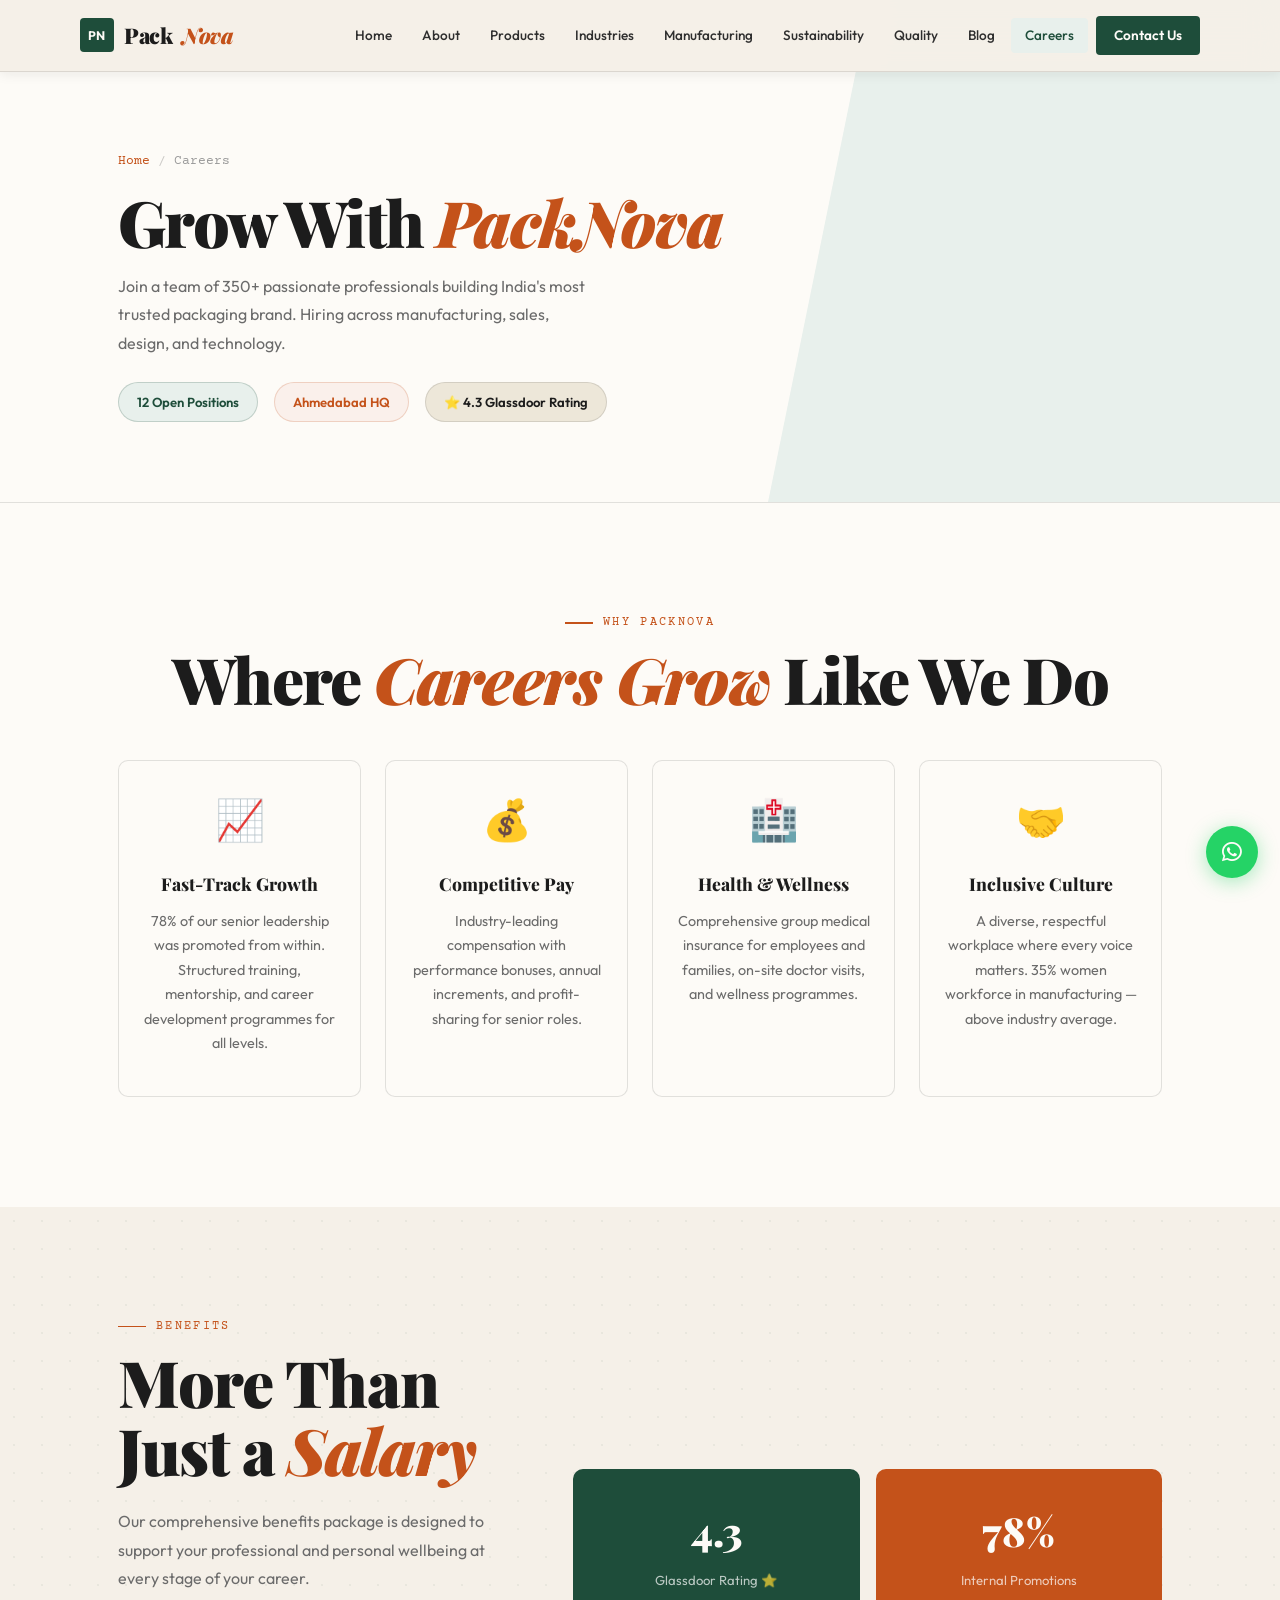
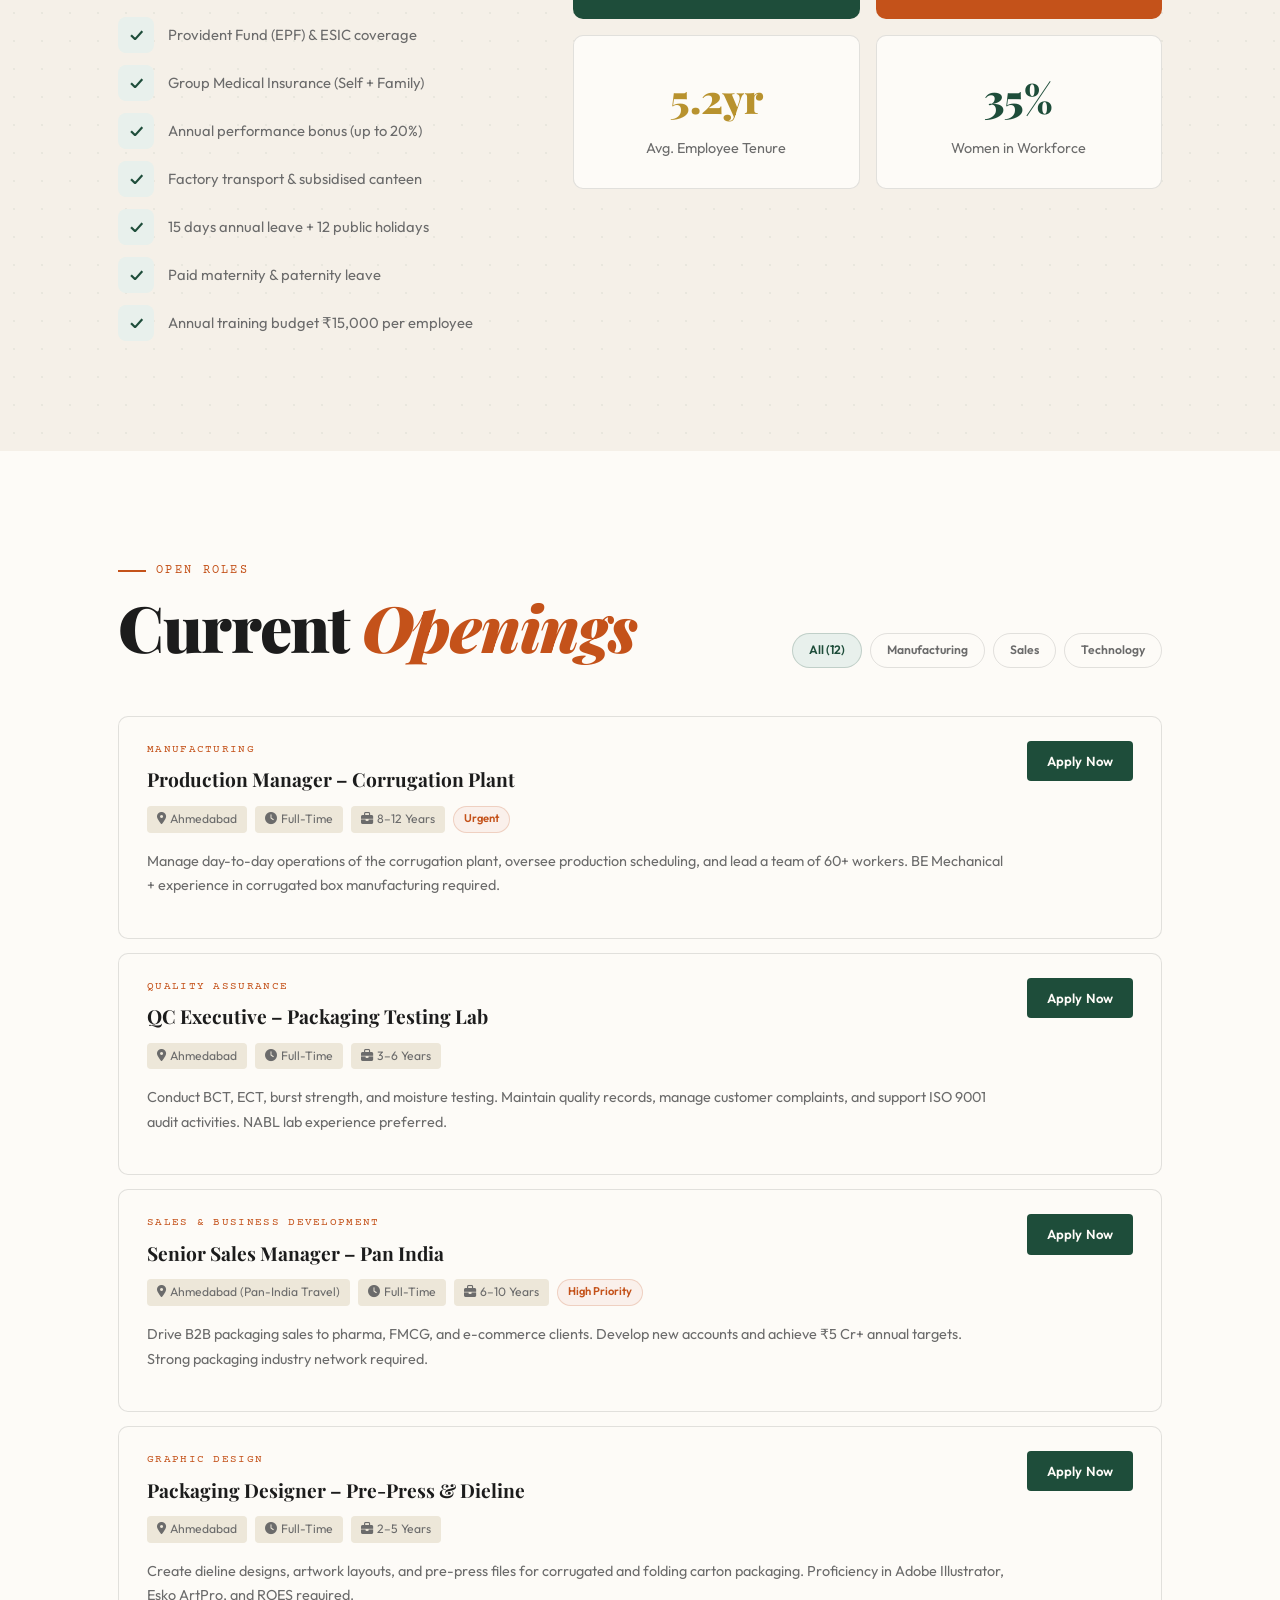
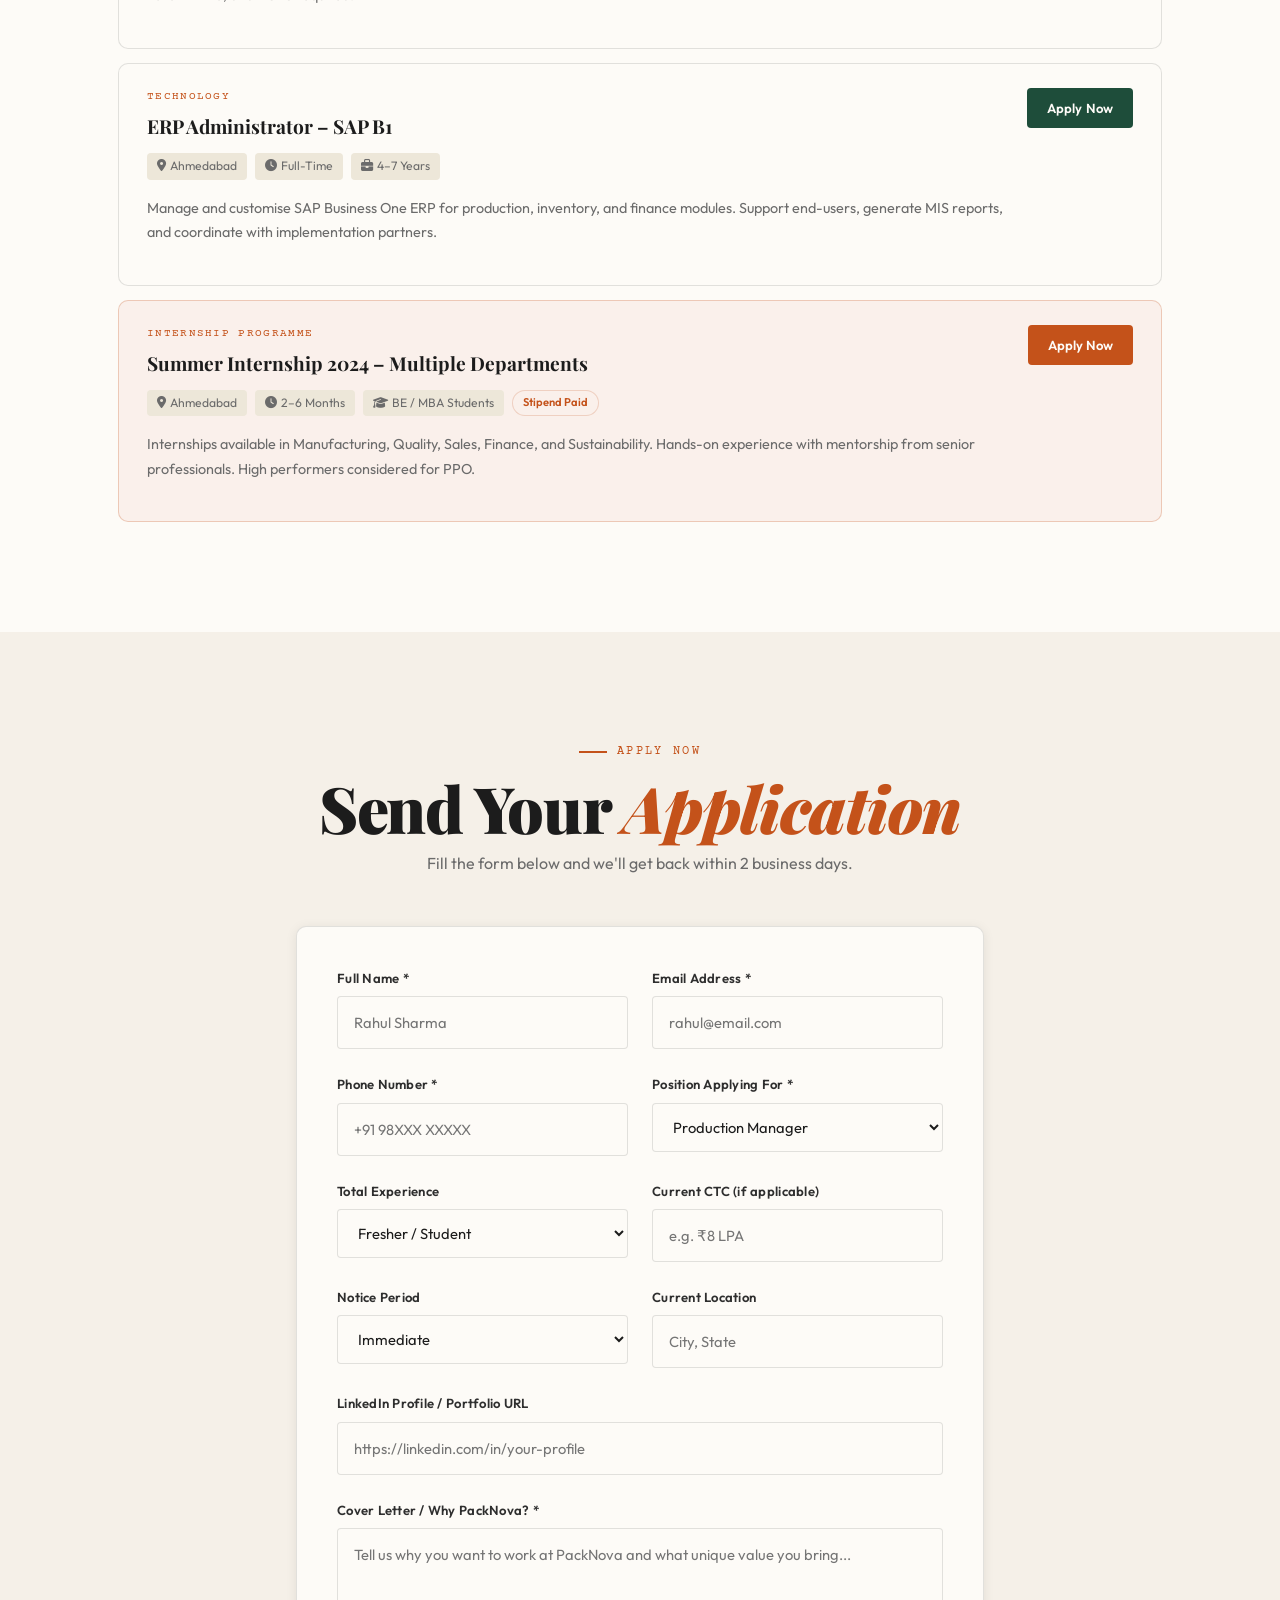
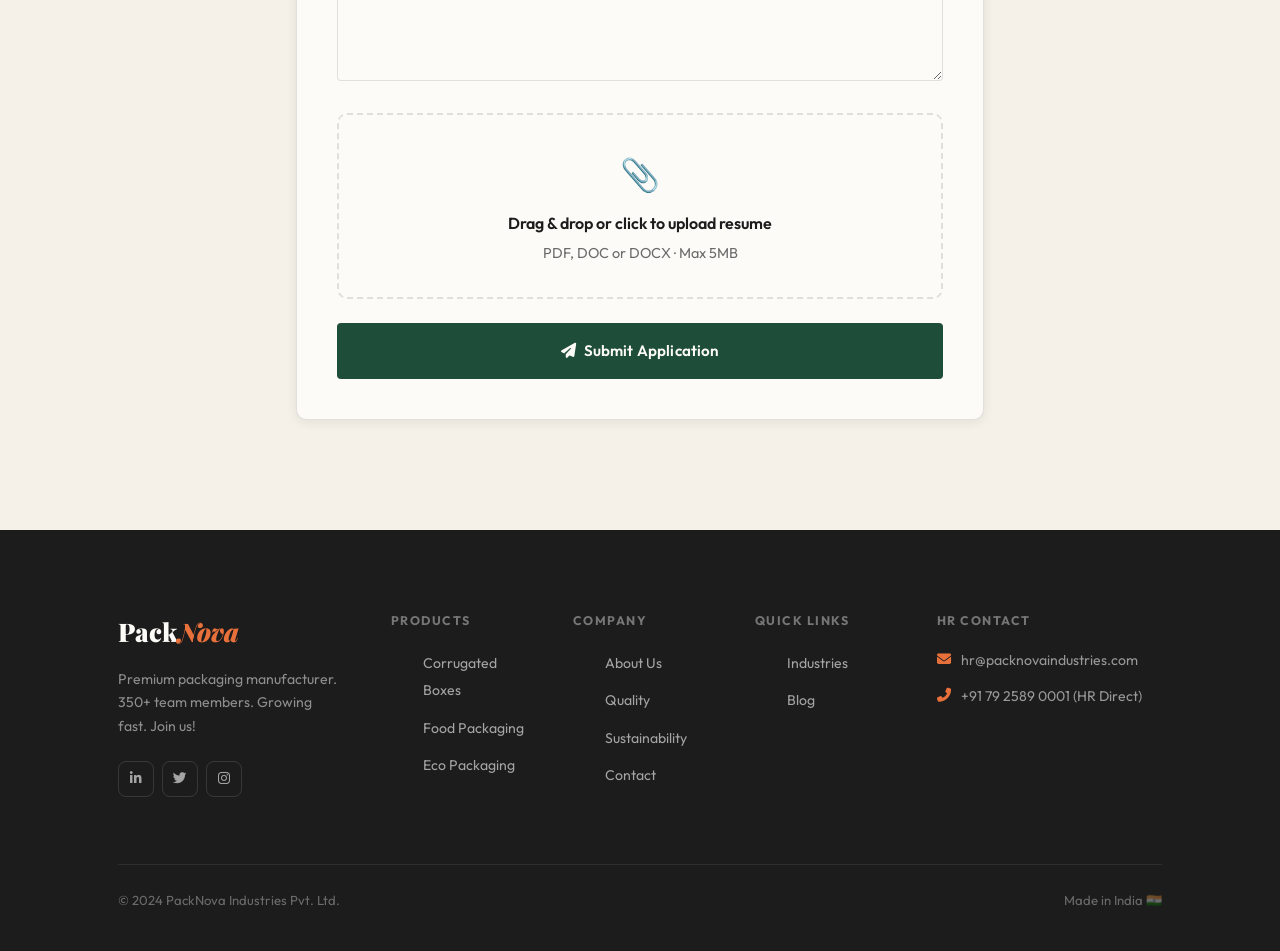
<file: careers.html>
<!DOCTYPE html>
<html lang="en">
<head>
  <meta charset="UTF-8"><meta name="viewport" content="width=device-width, initial-scale=1.0">
  <title>Careers | PackNova Industries</title>
  <meta name="description" content="Build your career at PackNova Industries – job openings, employee culture, benefits, and internship opportunities in Ahmedabad.">
  <link rel="stylesheet" href="https://cdn.jsdelivr.net/npm/bootstrap@5.3.2/dist/css/bootstrap.min.css">
  <link rel="stylesheet" href="https://cdnjs.cloudflare.com/ajax/libs/font-awesome/6.5.0/css/all.min.css">
  <link rel="stylesheet" href="css/style.css">
</head>
<body>
<div id="loader"><div class="loader-logo">Pack<em>Nova</em></div><div class="loader-line"><div class="loader-fill"></div></div></div>
<div id="nav-overlay" class="nav-overlay"></div>
<nav class="navbar">
  <div class="container-fluid px-lg-5 d-flex align-items-center gap-3">
    <a class="brand me-auto" href="index.html"><div class="brand-box">PN</div>Pack<em>Nova</em></a>
    <div class="nav-links">
      <a class="nav-link" href="index.html">Home</a><a class="nav-link" href="about.html">About</a><a class="nav-link" href="products.html">Products</a><a class="nav-link" href="industries.html">Industries</a><a class="nav-link" href="manufacturing.html">Manufacturing</a><a class="nav-link" href="sustainability.html">Sustainability</a><a class="nav-link" href="quality.html">Quality</a><a class="nav-link" href="blog.html">Blog</a><a class="nav-link active" href="careers.html">Careers</a><a class="nav-link nav-cta" href="contact.html">Contact Us</a>
    </div>
    <button class="hamburger" aria-label="Menu"><span class="bar"></span><span class="bar"></span><span class="bar"></span></button>
  </div>
</nav>

<section class="page-hero">
  <div class="page-hero-accent"></div>
  <div class="container px-lg-5 page-hero-content">
    <div class="breadcrumb"><a href="index.html">Home</a> <span style="color:var(--border-dark);">/</span> <span>Careers</span></div>
    <h1 class="page-hero-title">Grow With <em>PackNova</em></h1>
    <p class="body-text mt-3" style="max-width:480px;">Join a team of 350+ passionate professionals building India's most trusted packaging brand. Hiring across manufacturing, sales, design, and technology.</p>
    <div class="d-flex gap-3 mt-4 flex-wrap">
      <span class="chip-g" style="padding:8px 18px;font-size:0.82rem;">12 Open Positions</span>
      <span class="chip-t" style="padding:8px 18px;font-size:0.82rem;">Ahmedabad HQ</span>
      <span style="background:var(--cream-dark);border:1px solid var(--border);border-radius:99px;padding:8px 18px;font-size:0.82rem;font-weight:600;color:var(--charcoal);">⭐ 4.3 Glassdoor Rating</span>
    </div>
  </div>
</section>

<!-- WHY JOIN US -->
<section class="section white-section">
  <div class="container px-lg-5">
    <div class="text-center mb-5 reveal">
      <div class="eyebrow" style="justify-content:center;">Why PackNova</div>
      <h2 class="display-title">Where <em>Careers Grow</em> Like We Do</h2>
    </div>
    <div class="row g-4">
      <div class="col-md-6 col-lg-3 reveal delay-1"><div class="card-white p-4 text-center h-100"><div style="font-size:2.5rem;margin-bottom:16px;">📈</div><div style="font-family:var(--font-display);font-size:1.1rem;font-weight:800;margin-bottom:10px;color:var(--charcoal);">Fast-Track Growth</div><p class="body-text-sm">78% of our senior leadership was promoted from within. Structured training, mentorship, and career development programmes for all levels.</p></div></div>
      <div class="col-md-6 col-lg-3 reveal delay-2"><div class="card-white p-4 text-center h-100"><div style="font-size:2.5rem;margin-bottom:16px;">💰</div><div style="font-family:var(--font-display);font-size:1.1rem;font-weight:800;margin-bottom:10px;color:var(--charcoal);">Competitive Pay</div><p class="body-text-sm">Industry-leading compensation with performance bonuses, annual increments, and profit-sharing for senior roles.</p></div></div>
      <div class="col-md-6 col-lg-3 reveal delay-3"><div class="card-white p-4 text-center h-100"><div style="font-size:2.5rem;margin-bottom:16px;">🏥</div><div style="font-family:var(--font-display);font-size:1.1rem;font-weight:800;margin-bottom:10px;color:var(--charcoal);">Health &amp; Wellness</div><p class="body-text-sm">Comprehensive group medical insurance for employees and families, on-site doctor visits, and wellness programmes.</p></div></div>
      <div class="col-md-6 col-lg-3 reveal delay-4"><div class="card-white p-4 text-center h-100"><div style="font-size:2.5rem;margin-bottom:16px;">🤝</div><div style="font-family:var(--font-display);font-size:1.1rem;font-weight:800;margin-bottom:10px;color:var(--charcoal);">Inclusive Culture</div><p class="body-text-sm">A diverse, respectful workplace where every voice matters. 35% women workforce in manufacturing — above industry average.</p></div></div>
    </div>
  </div>
</section>

<!-- BENEFITS -->
<section class="section cream-section pattern-bg">
  <div class="container px-lg-5">
    <div class="row align-items-center g-5">
      <div class="col-lg-5 reveal">
        <div class="eyebrow">Benefits</div>
        <h2 class="display-title mb-4">More Than Just a <em>Salary</em></h2>
        <p class="body-text mb-4">Our comprehensive benefits package is designed to support your professional and personal wellbeing at every stage of your career.</p>
        <div style="display:flex;flex-direction:column;gap:12px;">
          <div style="display:flex;align-items:center;gap:14px;"><div style="width:36px;height:36px;background:var(--green-pale);border-radius:8px;display:flex;align-items:center;justify-content:center;color:var(--green);font-weight:700;flex-shrink:0;">✓</div><span class="body-text" style="font-size:0.92rem;">Provident Fund (EPF) &amp; ESIC coverage</span></div>
          <div style="display:flex;align-items:center;gap:14px;"><div style="width:36px;height:36px;background:var(--green-pale);border-radius:8px;display:flex;align-items:center;justify-content:center;color:var(--green);font-weight:700;flex-shrink:0;">✓</div><span class="body-text" style="font-size:0.92rem;">Group Medical Insurance (Self + Family)</span></div>
          <div style="display:flex;align-items:center;gap:14px;"><div style="width:36px;height:36px;background:var(--green-pale);border-radius:8px;display:flex;align-items:center;justify-content:center;color:var(--green);font-weight:700;flex-shrink:0;">✓</div><span class="body-text" style="font-size:0.92rem;">Annual performance bonus (up to 20%)</span></div>
          <div style="display:flex;align-items:center;gap:14px;"><div style="width:36px;height:36px;background:var(--green-pale);border-radius:8px;display:flex;align-items:center;justify-content:center;color:var(--green);font-weight:700;flex-shrink:0;">✓</div><span class="body-text" style="font-size:0.92rem;">Factory transport &amp; subsidised canteen</span></div>
          <div style="display:flex;align-items:center;gap:14px;"><div style="width:36px;height:36px;background:var(--green-pale);border-radius:8px;display:flex;align-items:center;justify-content:center;color:var(--green);font-weight:700;flex-shrink:0;">✓</div><span class="body-text" style="font-size:0.92rem;">15 days annual leave + 12 public holidays</span></div>
          <div style="display:flex;align-items:center;gap:14px;"><div style="width:36px;height:36px;background:var(--green-pale);border-radius:8px;display:flex;align-items:center;justify-content:center;color:var(--green);font-weight:700;flex-shrink:0;">✓</div><span class="body-text" style="font-size:0.92rem;">Paid maternity &amp; paternity leave</span></div>
          <div style="display:flex;align-items:center;gap:14px;"><div style="width:36px;height:36px;background:var(--green-pale);border-radius:8px;display:flex;align-items:center;justify-content:center;color:var(--green);font-weight:700;flex-shrink:0;">✓</div><span class="body-text" style="font-size:0.92rem;">Annual training budget ₹15,000 per employee</span></div>
        </div>
      </div>
      <div class="col-lg-7 reveal delay-2">
        <div style="display:grid;grid-template-columns:1fr 1fr;gap:16px;">
          <div style="background:var(--green);border-radius:var(--radius-lg);padding:28px;text-align:center;"><div style="font-family:var(--font-display);font-size:2.5rem;font-weight:900;color:var(--white);">4.3</div><div style="font-size:0.82rem;color:rgba(255,255,255,0.7);margin-top:4px;">Glassdoor Rating ⭐</div></div>
          <div style="background:var(--terra);border-radius:var(--radius-lg);padding:28px;text-align:center;"><div style="font-family:var(--font-display);font-size:2.5rem;font-weight:900;color:var(--white);">78%</div><div style="font-size:0.82rem;color:rgba(255,255,255,0.7);margin-top:4px;">Internal Promotions</div></div>
          <div style="background:var(--white);border:1px solid var(--border);border-radius:var(--radius-lg);padding:28px;text-align:center;"><div style="font-family:var(--font-display);font-size:2.5rem;font-weight:900;color:var(--gold);">5.2yr</div><div class="body-text-sm mt-1">Avg. Employee Tenure</div></div>
          <div style="background:var(--white);border:1px solid var(--border);border-radius:var(--radius-lg);padding:28px;text-align:center;"><div style="font-family:var(--font-display);font-size:2.5rem;font-weight:900;color:var(--green);">35%</div><div class="body-text-sm mt-1">Women in Workforce</div></div>
        </div>
      </div>
    </div>
  </div>
</section>

<!-- JOB OPENINGS -->
<section class="section white-section">
  <div class="container px-lg-5">
    <div class="d-flex justify-content-between align-items-end mb-5 flex-wrap gap-3 reveal">
      <div>
        <div class="eyebrow">Open Roles</div>
        <h2 class="display-title">Current <em>Openings</em></h2>
      </div>
      <div class="d-flex gap-2 flex-wrap">
        <span class="chip-g" style="cursor:pointer;padding:6px 16px;">All (12)</span>
        <span style="background:transparent;border:1px solid var(--border);border-radius:99px;padding:6px 16px;font-size:0.76rem;font-weight:600;cursor:pointer;color:var(--gray);">Manufacturing</span>
        <span style="background:transparent;border:1px solid var(--border);border-radius:99px;padding:6px 16px;font-size:0.76rem;font-weight:600;cursor:pointer;color:var(--gray);">Sales</span>
        <span style="background:transparent;border:1px solid var(--border);border-radius:99px;padding:6px 16px;font-size:0.76rem;font-weight:600;cursor:pointer;color:var(--gray);">Technology</span>
      </div>
    </div>
    <div style="display:flex;flex-direction:column;gap:14px;">
      <!-- Job 1 -->
      <div class="job-card reveal">
        <div style="flex:1;min-width:200px;">
          <div class="job-dept">Manufacturing</div>
          <div class="job-title-text">Production Manager – Corrugation Plant</div>
          <div class="d-flex gap-2 flex-wrap mb-3">
            <span class="job-badge"><i class="fas fa-map-marker-alt me-1"></i>Ahmedabad</span>
            <span class="job-badge"><i class="fas fa-clock me-1"></i>Full-Time</span>
            <span class="job-badge"><i class="fas fa-briefcase me-1"></i>8–12 Years</span>
            <span class="chip-t" style="font-size:0.7rem;padding:2px 10px;">Urgent</span>
          </div>
          <p class="body-text-sm">Manage day-to-day operations of the corrugation plant, oversee production scheduling, and lead a team of 60+ workers. BE Mechanical + experience in corrugated box manufacturing required.</p>
        </div>
        <div style="flex-shrink:0;display:flex;align-items:center;"><button onclick="openApply('Production Manager')" class="btn-green" style="font-size:0.82rem;padding:9px 20px;">Apply Now</button></div>
      </div>
      <!-- Job 2 -->
      <div class="job-card reveal">
        <div style="flex:1;min-width:200px;">
          <div class="job-dept">Quality Assurance</div>
          <div class="job-title-text">QC Executive – Packaging Testing Lab</div>
          <div class="d-flex gap-2 flex-wrap mb-3">
            <span class="job-badge"><i class="fas fa-map-marker-alt me-1"></i>Ahmedabad</span>
            <span class="job-badge"><i class="fas fa-clock me-1"></i>Full-Time</span>
            <span class="job-badge"><i class="fas fa-briefcase me-1"></i>3–6 Years</span>
          </div>
          <p class="body-text-sm">Conduct BCT, ECT, burst strength, and moisture testing. Maintain quality records, manage customer complaints, and support ISO 9001 audit activities. NABL lab experience preferred.</p>
        </div>
        <div style="flex-shrink:0;display:flex;align-items:center;"><button onclick="openApply('QC Executive')" class="btn-green" style="font-size:0.82rem;padding:9px 20px;">Apply Now</button></div>
      </div>
      <!-- Job 3 -->
      <div class="job-card reveal">
        <div style="flex:1;min-width:200px;">
          <div class="job-dept">Sales & Business Development</div>
          <div class="job-title-text">Senior Sales Manager – Pan India</div>
          <div class="d-flex gap-2 flex-wrap mb-3">
            <span class="job-badge"><i class="fas fa-map-marker-alt me-1"></i>Ahmedabad (Pan-India Travel)</span>
            <span class="job-badge"><i class="fas fa-clock me-1"></i>Full-Time</span>
            <span class="job-badge"><i class="fas fa-briefcase me-1"></i>6–10 Years</span>
            <span class="chip-t" style="font-size:0.7rem;padding:2px 10px;">High Priority</span>
          </div>
          <p class="body-text-sm">Drive B2B packaging sales to pharma, FMCG, and e-commerce clients. Develop new accounts and achieve ₹5 Cr+ annual targets. Strong packaging industry network required.</p>
        </div>
        <div style="flex-shrink:0;display:flex;align-items:center;"><button onclick="openApply('Senior Sales Manager')" class="btn-green" style="font-size:0.82rem;padding:9px 20px;">Apply Now</button></div>
      </div>
      <!-- Job 4 -->
      <div class="job-card reveal">
        <div style="flex:1;min-width:200px;">
          <div class="job-dept">Graphic Design</div>
          <div class="job-title-text">Packaging Designer – Pre-Press &amp; Dieline</div>
          <div class="d-flex gap-2 flex-wrap mb-3">
            <span class="job-badge"><i class="fas fa-map-marker-alt me-1"></i>Ahmedabad</span>
            <span class="job-badge"><i class="fas fa-clock me-1"></i>Full-Time</span>
            <span class="job-badge"><i class="fas fa-briefcase me-1"></i>2–5 Years</span>
          </div>
          <p class="body-text-sm">Create dieline designs, artwork layouts, and pre-press files for corrugated and folding carton packaging. Proficiency in Adobe Illustrator, Esko ArtPro, and ROES required.</p>
        </div>
        <div style="flex-shrink:0;display:flex;align-items:center;"><button onclick="openApply('Packaging Designer')" class="btn-green" style="font-size:0.82rem;padding:9px 20px;">Apply Now</button></div>
      </div>
      <!-- Job 5 -->
      <div class="job-card reveal">
        <div style="flex:1;min-width:200px;">
          <div class="job-dept">Technology</div>
          <div class="job-title-text">ERP Administrator – SAP B1</div>
          <div class="d-flex gap-2 flex-wrap mb-3">
            <span class="job-badge"><i class="fas fa-map-marker-alt me-1"></i>Ahmedabad</span>
            <span class="job-badge"><i class="fas fa-clock me-1"></i>Full-Time</span>
            <span class="job-badge"><i class="fas fa-briefcase me-1"></i>4–7 Years</span>
          </div>
          <p class="body-text-sm">Manage and customise SAP Business One ERP for production, inventory, and finance modules. Support end-users, generate MIS reports, and coordinate with implementation partners.</p>
        </div>
        <div style="flex-shrink:0;display:flex;align-items:center;"><button onclick="openApply('ERP Administrator')" class="btn-green" style="font-size:0.82rem;padding:9px 20px;">Apply Now</button></div>
      </div>
      <!-- Internship -->
      <div class="job-card reveal" style="border-color:rgba(196,82,26,0.25);background:var(--terra-pale);">
        <div style="flex:1;min-width:200px;">
          <div class="job-dept" style="color:var(--terra);">Internship Programme</div>
          <div class="job-title-text">Summer Internship 2024 – Multiple Departments</div>
          <div class="d-flex gap-2 flex-wrap mb-3">
            <span class="job-badge"><i class="fas fa-map-marker-alt me-1"></i>Ahmedabad</span>
            <span class="job-badge"><i class="fas fa-clock me-1"></i>2–6 Months</span>
            <span class="job-badge"><i class="fas fa-graduation-cap me-1"></i>BE / MBA Students</span>
            <span class="chip-t" style="font-size:0.7rem;padding:2px 10px;">Stipend Paid</span>
          </div>
          <p class="body-text-sm">Internships available in Manufacturing, Quality, Sales, Finance, and Sustainability. Hands-on experience with mentorship from senior professionals. High performers considered for PPO.</p>
        </div>
        <div style="flex-shrink:0;display:flex;align-items:center;"><button onclick="openApply('Summer Internship 2024')" class="btn-terra" style="font-size:0.82rem;padding:9px 20px;">Apply Now</button></div>
      </div>
    </div>
  </div>
</section>

<!-- APPLICATION FORM -->
<section class="section cream-section" id="apply">
  <div class="container px-lg-5">
    <div class="row justify-content-center">
      <div class="col-lg-8">
        <div class="text-center mb-5 reveal">
          <div class="eyebrow" style="justify-content:center;">Apply Now</div>
          <h2 class="display-title">Send Your <em>Application</em></h2>
          <p class="body-text mt-2">Fill the form below and we'll get back within 2 business days.</p>
        </div>
        <div class="reveal" id="app-form-card" style="background:var(--white);border:1px solid var(--border);border-radius:var(--radius-lg);padding:40px;box-shadow:var(--shadow-sm);">
          <div id="position-indicator" style="display:none;background:var(--green-pale);border:1px solid rgba(30,77,58,0.2);border-radius:8px;padding:12px 18px;margin-bottom:24px;">
            <span class="body-text-sm">Applying for: </span>
            <span id="pos-name" style="color:var(--green);font-weight:700;"></span>
          </div>
          <div class="row g-4">
            <div class="col-md-6"><label class="form-label">Full Name *</label><input type="text" class="form-field" placeholder="Rahul Sharma"></div>
            <div class="col-md-6"><label class="form-label">Email Address *</label><input type="email" class="form-field" placeholder="rahul@email.com"></div>
            <div class="col-md-6"><label class="form-label">Phone Number *</label><input type="tel" class="form-field" placeholder="+91 98XXX XXXXX"></div>
            <div class="col-md-6"><label class="form-label">Position Applying For *</label>
              <select class="form-field" id="pos-select">
                <option>Production Manager</option><option>QC Executive</option><option>Senior Sales Manager</option><option>Packaging Designer</option><option>ERP Administrator</option><option>Summer Internship 2024</option><option>Other</option>
              </select>
            </div>
            <div class="col-md-6"><label class="form-label">Total Experience</label>
              <select class="form-field"><option>Fresher / Student</option><option>0–2 Years</option><option>2–5 Years</option><option>5–10 Years</option><option>10+ Years</option></select>
            </div>
            <div class="col-md-6"><label class="form-label">Current CTC (if applicable)</label><input type="text" class="form-field" placeholder="e.g. ₹8 LPA"></div>
            <div class="col-md-6"><label class="form-label">Notice Period</label>
              <select class="form-field"><option>Immediate</option><option>15 Days</option><option>30 Days</option><option>60 Days</option><option>90 Days</option></select>
            </div>
            <div class="col-md-6"><label class="form-label">Current Location</label><input type="text" class="form-field" placeholder="City, State"></div>
            <div class="col-12"><label class="form-label">LinkedIn Profile / Portfolio URL</label><input type="url" class="form-field" placeholder="https://linkedin.com/in/your-profile"></div>
            <div class="col-12"><label class="form-label">Cover Letter / Why PackNova? *</label><textarea class="form-field" rows="5" placeholder="Tell us why you want to work at PackNova and what unique value you bring..."></textarea></div>
            <div class="col-12">
              <div style="border:2px dashed var(--border);border-radius:var(--radius-lg);padding:32px;text-align:center;cursor:pointer;transition:var(--transition);" onmouseover="this.style.borderColor='var(--green)'" onmouseout="this.style.borderColor='var(--border)'">
                <div style="font-size:2rem;margin-bottom:8px;">📎</div>
                <div style="font-weight:600;color:var(--charcoal);margin-bottom:4px;">Drag &amp; drop or click to upload resume</div>
                <div class="body-text-sm">PDF, DOC or DOCX · Max 5MB</div>
              </div>
            </div>
            <div class="col-12"><button onclick="submitApp()" class="btn-green w-100" style="justify-content:center;padding:15px;font-size:0.95rem;"><i class="fas fa-paper-plane"></i> Submit Application</button></div>
          </div>
        </div>
        <div id="app-success" style="display:none;background:var(--white);border:1px solid rgba(30,77,58,0.2);border-radius:var(--radius-lg);padding:60px;text-align:center;box-shadow:var(--shadow-sm);">
          <div style="font-size:3rem;margin-bottom:16px;">🎉</div>
          <h3 style="font-family:var(--font-display);font-size:2rem;font-weight:900;margin-bottom:12px;color:var(--charcoal);">Application Submitted!</h3>
          <p class="body-text mb-4">Thank you for applying. Our HR team will review your application and get back within 2 business days.</p>
          <button onclick="resetApp()" class="btn-outline">Apply for Another Role</button>
        </div>
      </div>
    </div>
  </div>
</section>

<footer class="footer">
  <div class="container px-lg-5">
    <div class="row g-5">
      <div class="col-lg-3 col-md-6"><div class="footer-logo-text">Pack<em>Nova</em></div><p class="footer-desc">Premium packaging manufacturer. 350+ team members. Growing fast. Join us!</p><div class="footer-social"><a href="#"><i class="fab fa-linkedin-in"></i></a><a href="#"><i class="fab fa-twitter"></i></a><a href="#"><i class="fab fa-instagram"></i></a></div></div>
      <div class="col-lg-2 col-md-6"><div class="footer-h">Products</div><ul class="footer-links"><li><a href="products.html">Corrugated Boxes</a></li><li><a href="products.html">Food Packaging</a></li><li><a href="products.html">Eco Packaging</a></li></ul></div>
      <div class="col-lg-2 col-md-6"><div class="footer-h">Company</div><ul class="footer-links"><li><a href="about.html">About Us</a></li><li><a href="quality.html">Quality</a></li><li><a href="sustainability.html">Sustainability</a></li><li><a href="contact.html">Contact</a></li></ul></div>
      <div class="col-lg-2 col-md-6"><div class="footer-h">Quick Links</div><ul class="footer-links"><li><a href="industries.html">Industries</a></li><li><a href="blog.html">Blog</a></li></ul></div>
      <div class="col-lg-3"><div class="footer-h">HR Contact</div><div class="footer-contact-row"><i class="fas fa-envelope"></i><div>hr@packnovaindustries.com</div></div><div class="footer-contact-row"><i class="fas fa-phone-alt"></i><div>+91 79 2589 0001 (HR Direct)</div></div></div>
    </div>
    <div class="footer-bottom"><p>© 2024 PackNova Industries Pvt. Ltd.</p><p>Made in India 🇮🇳</p></div>
  </div>
</footer>
<div id="btt"><i class="fas fa-chevron-up"></i></div>
<a id="wa" href="https://wa.me/919825000000" target="_blank"><i class="fab fa-whatsapp"></i></a>
<script src="https://cdn.jsdelivr.net/npm/bootstrap@5.3.2/dist/js/bootstrap.bundle.min.js"></script>
<script src="js/script.js"></script>
<script>
function openApply(pos) {
  const sel = document.getElementById('pos-select');
  for (let i = 0; i < sel.options.length; i++) {
    if (sel.options[i].text.includes(pos.split('–')[0].trim())) { sel.selectedIndex = i; break; }
  }
  document.getElementById('position-indicator').style.display = 'block';
  document.getElementById('pos-name').textContent = pos;
  document.getElementById('apply').scrollIntoView({ behavior: 'smooth' });
}
function submitApp() {
  document.getElementById('app-form-card').style.display = 'none';
  document.getElementById('app-success').style.display = 'block';
}
function resetApp() {
  document.getElementById('app-form-card').style.display = 'block';
  document.getElementById('app-success').style.display = 'none';
  document.getElementById('position-indicator').style.display = 'none';
}
</script>
</body>
</html>
</file>
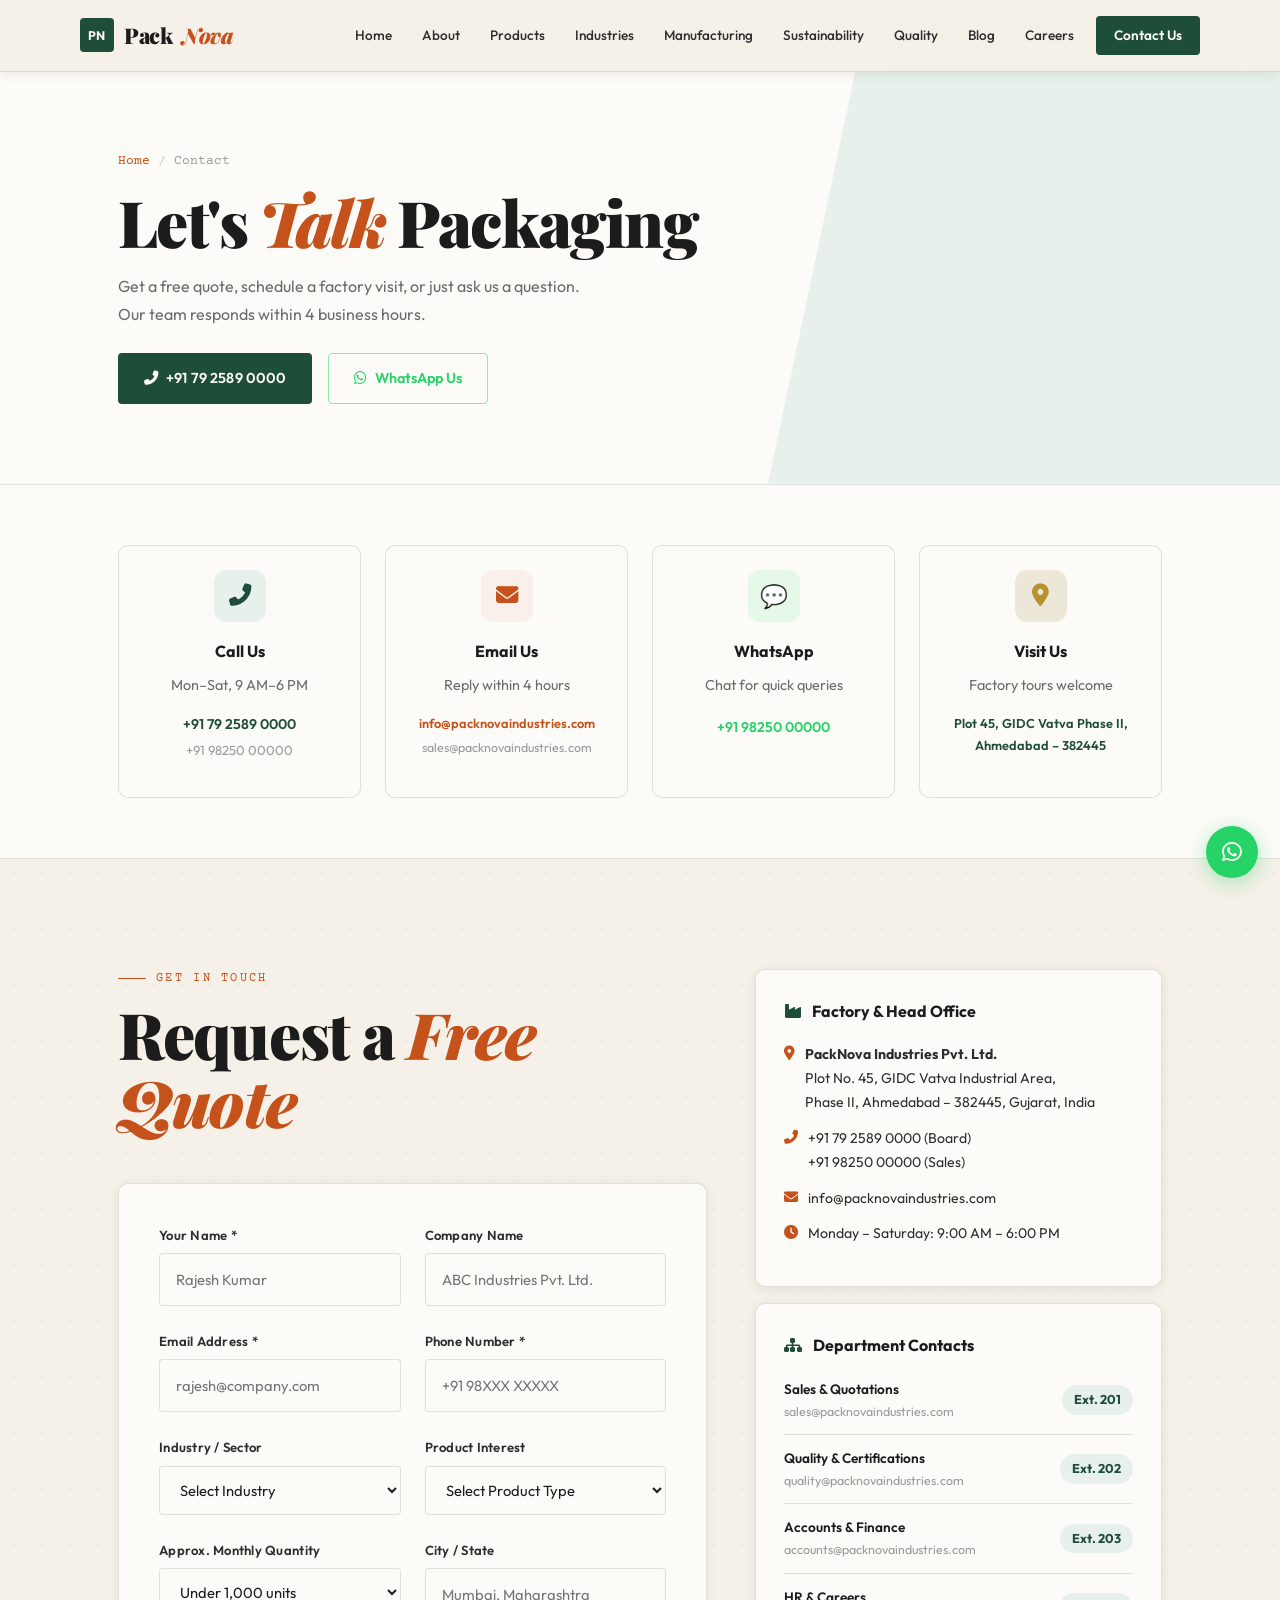
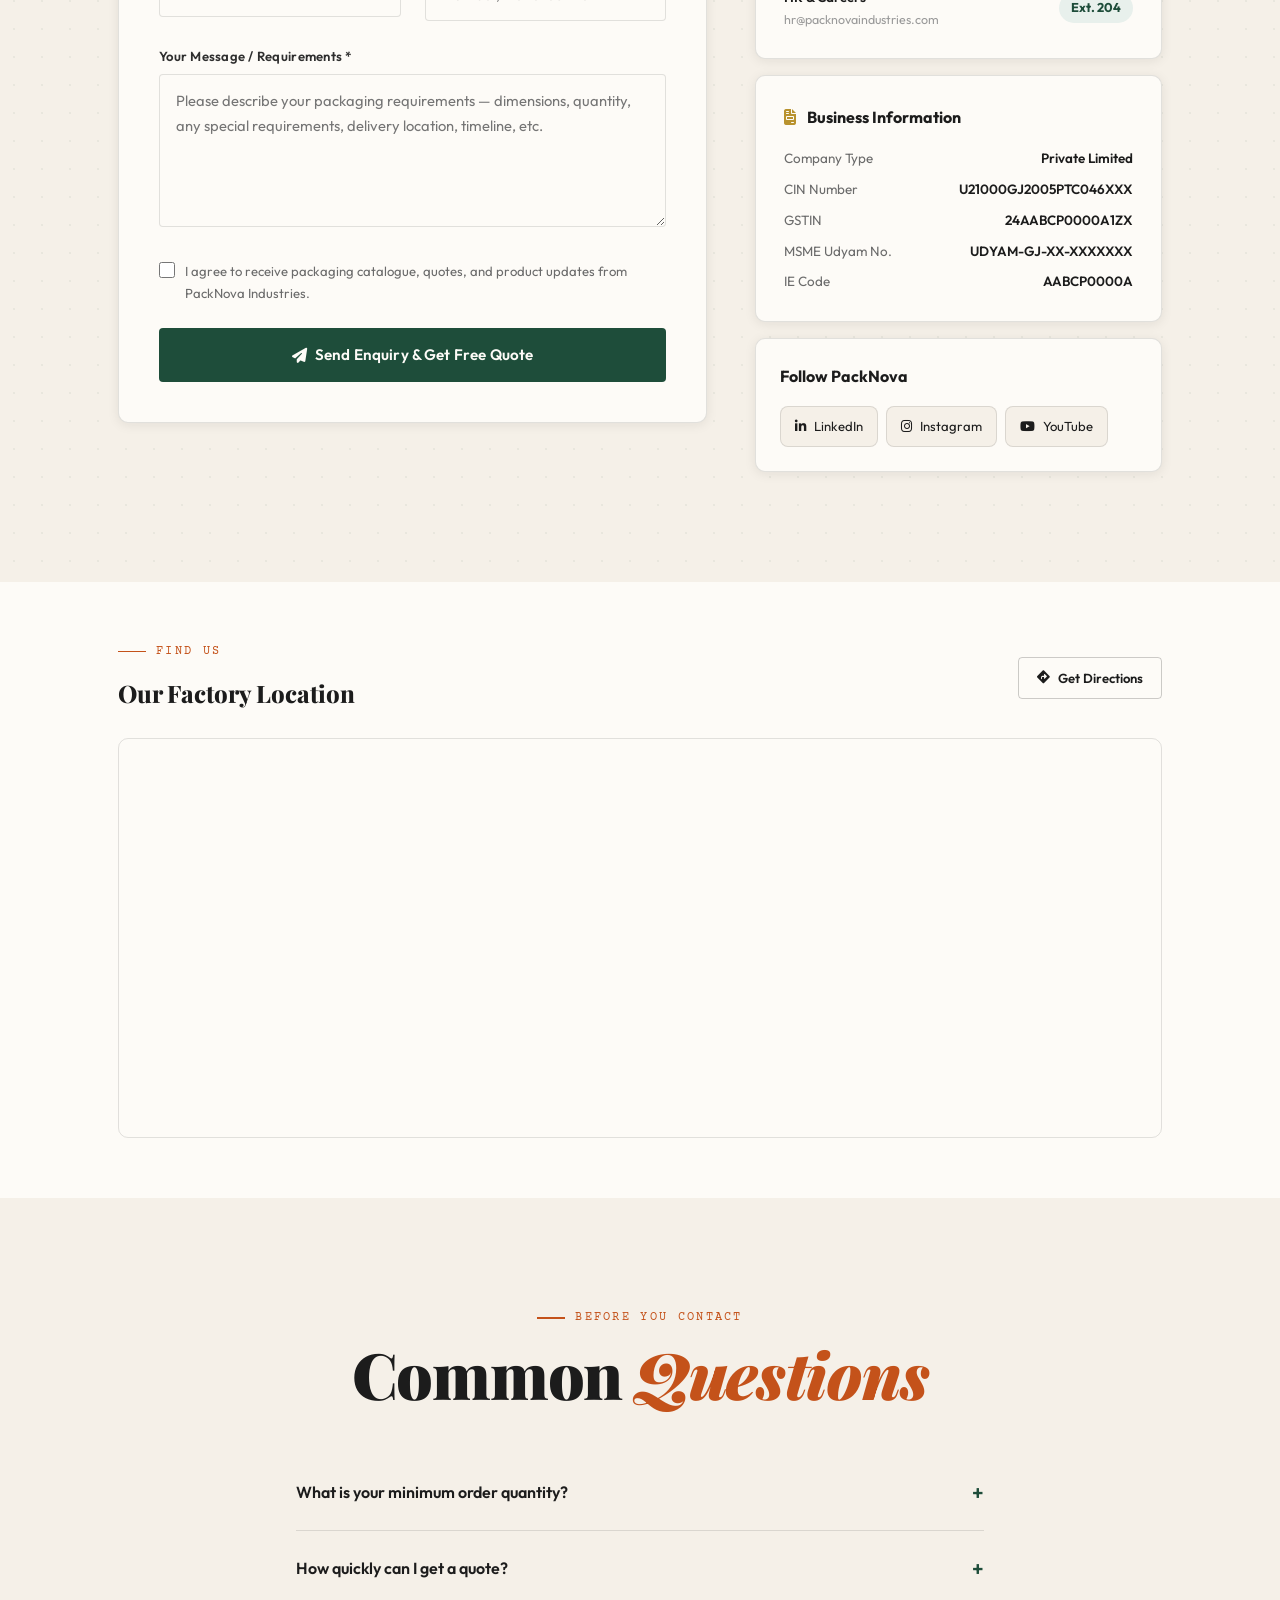
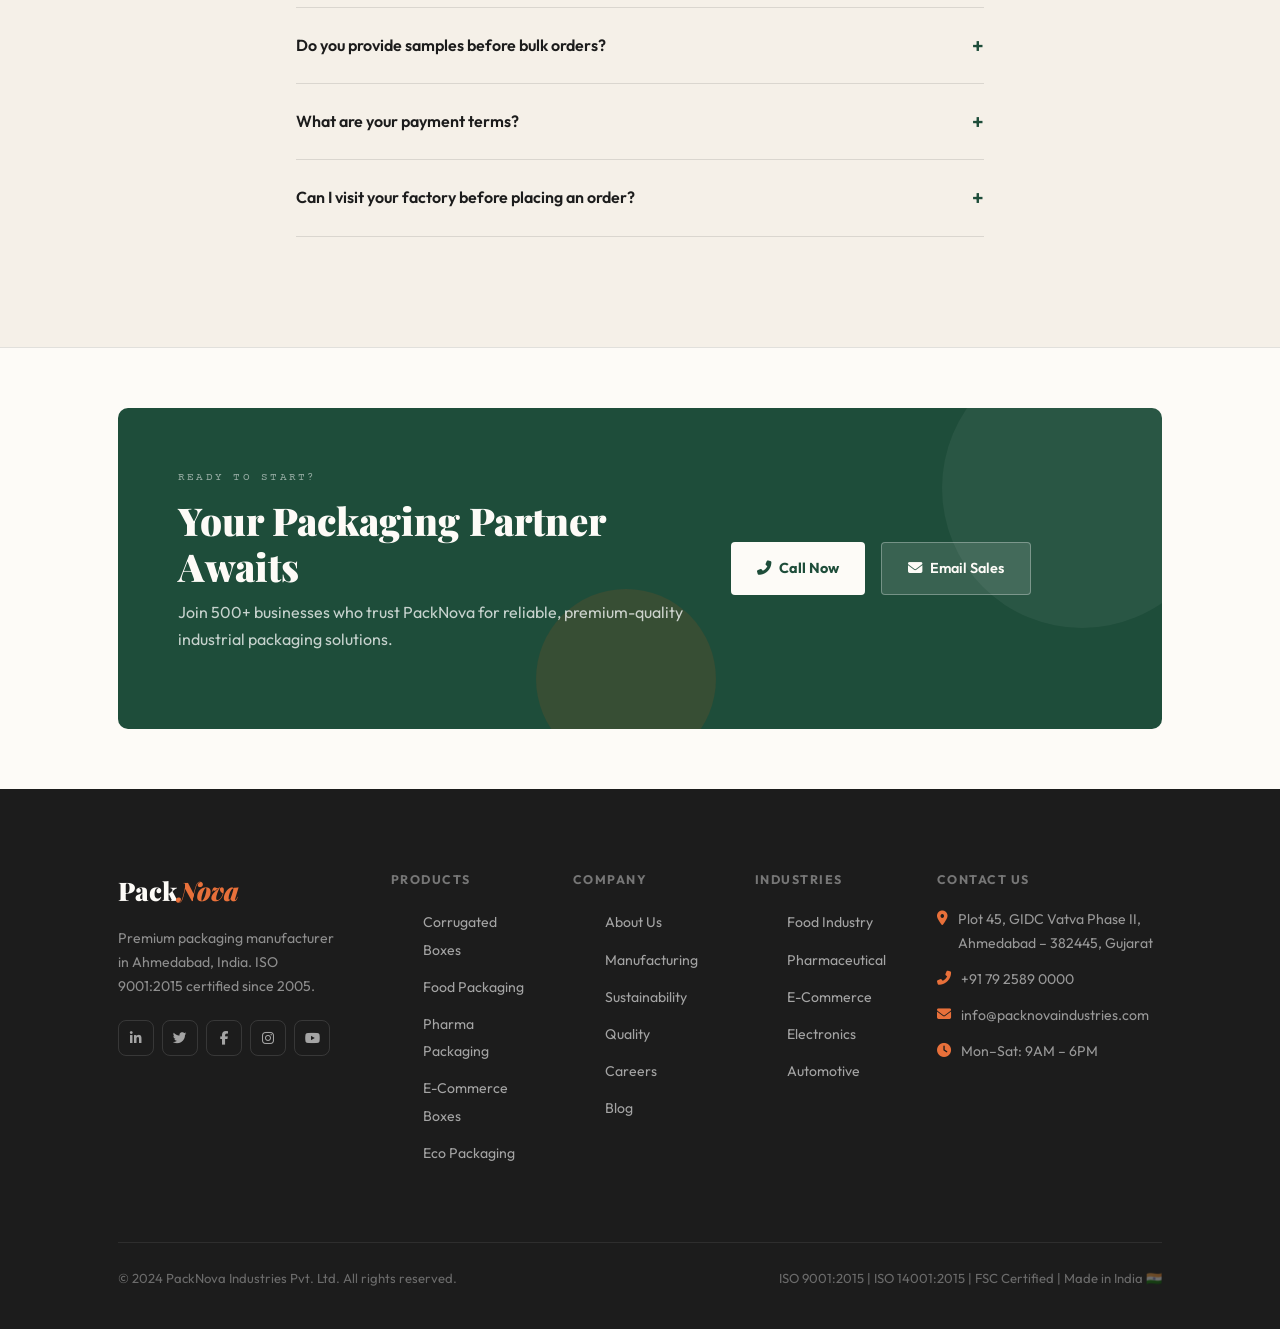
<file: contact.html>
<!DOCTYPE html>
<html lang="en">
<head>
  <meta charset="UTF-8"><meta name="viewport" content="width=device-width, initial-scale=1.0">
  <title>Contact Us | PackNova Industries</title>
  <meta name="description" content="Contact PackNova Industries for packaging quotes, product enquiries, or factory visits. Ahmedabad, Gujarat. Call +91 79 2589 0000.">
  <link rel="stylesheet" href="https://cdn.jsdelivr.net/npm/bootstrap@5.3.2/dist/css/bootstrap.min.css">
  <link rel="stylesheet" href="https://cdnjs.cloudflare.com/ajax/libs/font-awesome/6.5.0/css/all.min.css">
  <link rel="stylesheet" href="css/style.css">
</head>
<body>
<div id="loader"><div class="loader-logo">Pack<em>Nova</em></div><div class="loader-line"><div class="loader-fill"></div></div></div>
<div id="nav-overlay" class="nav-overlay"></div>
<nav class="navbar">
  <div class="container-fluid px-lg-5 d-flex align-items-center gap-3">
    <a class="brand me-auto" href="index.html"><div class="brand-box">PN</div>Pack<em>Nova</em></a>
    <div class="nav-links">
      <a class="nav-link" href="index.html">Home</a><a class="nav-link" href="about.html">About</a><a class="nav-link" href="products.html">Products</a><a class="nav-link" href="industries.html">Industries</a><a class="nav-link" href="manufacturing.html">Manufacturing</a><a class="nav-link" href="sustainability.html">Sustainability</a><a class="nav-link" href="quality.html">Quality</a><a class="nav-link" href="blog.html">Blog</a><a class="nav-link" href="careers.html">Careers</a><a class="nav-link active nav-cta" href="contact.html">Contact Us</a>
    </div>
    <button class="hamburger" aria-label="Menu"><span class="bar"></span><span class="bar"></span><span class="bar"></span></button>
  </div>
</nav>

<section class="page-hero">
  <div class="page-hero-accent"></div>
  <div class="container px-lg-5 page-hero-content">
    <div class="breadcrumb"><a href="index.html">Home</a> <span style="color:var(--border-dark);">/</span> <span>Contact</span></div>
    <h1 class="page-hero-title">Let's <em>Talk</em> Packaging</h1>
    <p class="body-text mt-3" style="max-width:480px;">Get a free quote, schedule a factory visit, or just ask us a question. Our team responds within 4 business hours.</p>
    <div class="d-flex gap-3 mt-4 flex-wrap">
      <a href="tel:+917925890000" class="btn-green"><i class="fas fa-phone-alt"></i> +91 79 2589 0000</a>
      <a href="https://wa.me/919825000000" target="_blank" class="btn-outline" style="border-color:rgba(37,211,102,0.5);color:#25D366;"><i class="fab fa-whatsapp"></i> WhatsApp Us</a>
    </div>
  </div>
</section>

<!-- QUICK CONTACT CARDS -->
<section class="section-sm white-section" style="border-bottom:1px solid var(--border);">
  <div class="container px-lg-5">
    <div class="row g-4">
      <div class="col-md-6 col-lg-3 reveal delay-1">
        <div class="card-white p-4 text-center h-100">
          <div class="feat-icon fi-green" style="margin:0 auto 16px;"><i class="fas fa-phone-alt" style="color:var(--green);"></i></div>
          <div style="font-weight:700;margin-bottom:8px;">Call Us</div>
          <p class="body-text-sm mb-3">Mon–Sat, 9 AM–6 PM</p>
          <a href="tel:+917925890000" style="color:var(--green);font-weight:600;font-size:0.88rem;display:block;">+91 79 2589 0000</a>
          <a href="tel:+919825000000" style="color:var(--gray-light);font-size:0.82rem;display:block;margin-top:2px;">+91 98250 00000</a>
        </div>
      </div>
      <div class="col-md-6 col-lg-3 reveal delay-2">
        <div class="card-white p-4 text-center h-100">
          <div class="feat-icon fi-terra" style="margin:0 auto 16px;"><i class="fas fa-envelope" style="color:var(--terra);"></i></div>
          <div style="font-weight:700;margin-bottom:8px;">Email Us</div>
          <p class="body-text-sm mb-3">Reply within 4 hours</p>
          <a href="mailto:info@packnovaindustries.com" style="color:var(--terra);font-weight:600;font-size:0.8rem;display:block;">info@packnovaindustries.com</a>
          <a href="mailto:sales@packnovaindustries.com" style="color:var(--gray-light);font-size:0.78rem;display:block;margin-top:2px;">sales@packnovaindustries.com</a>
        </div>
      </div>
      <div class="col-md-6 col-lg-3 reveal delay-3">
        <div class="card-white p-4 text-center h-100">
          <div style="width:52px;height:52px;border-radius:12px;background:rgba(37,211,102,0.1);display:flex;align-items:center;justify-content:center;margin:0 auto 16px;font-size:1.4rem;">💬</div>
          <div style="font-weight:700;margin-bottom:8px;">WhatsApp</div>
          <p class="body-text-sm mb-3">Chat for quick queries</p>
          <a href="https://wa.me/919825000000" target="_blank" style="color:#25D366;font-weight:600;font-size:0.88rem;">+91 98250 00000</a>
        </div>
      </div>
      <div class="col-md-6 col-lg-3 reveal delay-4">
        <div class="card-white p-4 text-center h-100">
          <div class="feat-icon fi-cream" style="margin:0 auto 16px;"><i class="fas fa-map-marker-alt" style="color:var(--gold);"></i></div>
          <div style="font-weight:700;margin-bottom:8px;">Visit Us</div>
          <p class="body-text-sm mb-3">Factory tours welcome</p>
          <p style="color:var(--green);font-size:0.8rem;font-weight:600;">Plot 45, GIDC Vatva Phase II,<br>Ahmedabad – 382445</p>
        </div>
      </div>
    </div>
  </div>
</section>

<!-- CONTACT FORM + INFO -->
<section class="section cream-section pattern-bg">
  <div class="container px-lg-5">
    <div class="row g-5">
      <!-- Form -->
      <div class="col-lg-7 reveal">
        <div class="eyebrow">Get in Touch</div>
        <h2 class="display-title mb-5">Request a <em>Free Quote</em></h2>
        <div id="contact-form-wrap" style="background:var(--white);border:1px solid var(--border);border-radius:var(--radius-lg);padding:40px;box-shadow:var(--shadow-sm);">
          <div class="row g-4">
            <div class="col-md-6"><label class="form-label">Your Name *</label><input type="text" class="form-field" placeholder="Rajesh Kumar"></div>
            <div class="col-md-6"><label class="form-label">Company Name</label><input type="text" class="form-field" placeholder="ABC Industries Pvt. Ltd."></div>
            <div class="col-md-6"><label class="form-label">Email Address *</label><input type="email" class="form-field" placeholder="rajesh@company.com"></div>
            <div class="col-md-6"><label class="form-label">Phone Number *</label><input type="tel" class="form-field" placeholder="+91 98XXX XXXXX"></div>
            <div class="col-md-6"><label class="form-label">Industry / Sector</label>
              <select class="form-field"><option value="">Select Industry</option><option>Food & Beverage</option><option>Pharmaceutical</option><option>E-Commerce / D2C</option><option>FMCG / Retail</option><option>Electronics</option><option>Automotive</option><option>Agriculture</option><option>Other</option></select>
            </div>
            <div class="col-md-6"><label class="form-label">Product Interest</label>
              <select class="form-field"><option value="">Select Product Type</option><option>Corrugated Boxes</option><option>Food Packaging</option><option>Pharmaceutical Packaging</option><option>E-Commerce Mailer Boxes</option><option>Flexible Packaging</option><option>Eco-Friendly Packaging</option><option>Custom Printed Boxes</option><option>Multiple / Not Sure</option></select>
            </div>
            <div class="col-md-6"><label class="form-label">Approx. Monthly Quantity</label>
              <select class="form-field"><option>Under 1,000 units</option><option>1,000 – 10,000 units</option><option>10,000 – 50,000 units</option><option>50,000 – 1,00,000 units</option><option>Over 1,00,000 units</option></select>
            </div>
            <div class="col-md-6"><label class="form-label">City / State</label><input type="text" class="form-field" placeholder="Mumbai, Maharashtra"></div>
            <div class="col-12"><label class="form-label">Your Message / Requirements *</label><textarea class="form-field" rows="5" placeholder="Please describe your packaging requirements — dimensions, quantity, any special requirements, delivery location, timeline, etc."></textarea></div>
            <div class="col-12">
              <label style="display:flex;align-items:flex-start;gap:10px;cursor:pointer;font-size:0.82rem;color:var(--gray);">
                <input type="checkbox" style="width:16px;height:16px;flex-shrink:0;margin-top:2px;accent-color:var(--green);">
                I agree to receive packaging catalogue, quotes, and product updates from PackNova Industries.
              </label>
            </div>
            <div class="col-12">
              <button onclick="submitContact()" class="btn-green" style="padding:14px 36px;font-size:0.95rem;width:100%;justify-content:center;">
                <i class="fas fa-paper-plane"></i> Send Enquiry &amp; Get Free Quote
              </button>
            </div>
          </div>
        </div>
        <!-- Success -->
        <div id="contact-success" style="display:none;background:var(--white);border:1px solid rgba(30,77,58,0.2);border-radius:var(--radius-lg);padding:60px;text-align:center;box-shadow:var(--shadow-sm);">
          <div style="font-size:3.5rem;margin-bottom:16px;">✅</div>
          <h3 style="font-family:var(--font-display);font-size:2.2rem;font-weight:900;margin-bottom:12px;color:var(--charcoal);">Enquiry Received!</h3>
          <p class="body-text mb-2">Thank you for reaching out to PackNova Industries.</p>
          <p class="body-text">Our team will respond with a customised quote within <strong>4 business hours</strong>.</p>
          <div class="d-flex gap-3 justify-content-center mt-4 flex-wrap">
            <a href="products.html" class="btn-green">Browse Products</a>
            <button onclick="resetContact()" class="btn-outline">Submit Another Enquiry</button>
          </div>
        </div>
      </div>

      <!-- Sidebar Info -->
      <div class="col-lg-5 reveal delay-2">
        <!-- Address Card -->
        <div style="background:var(--white);border:1px solid var(--border);border-radius:var(--radius-lg);padding:28px;margin-bottom:16px;box-shadow:var(--shadow-sm);">
          <div style="font-weight:700;font-size:1rem;color:var(--charcoal);margin-bottom:18px;display:flex;align-items:center;gap:10px;"><i class="fas fa-industry" style="color:var(--green);"></i> Factory &amp; Head Office</div>
          <div class="footer-contact-row" style="color:var(--charcoal-2);"><i class="fas fa-map-marker-alt" style="color:var(--terra);"></i><div><strong>PackNova Industries Pvt. Ltd.</strong><br>Plot No. 45, GIDC Vatva Industrial Area,<br>Phase II, Ahmedabad – 382445, Gujarat, India</div></div>
          <div class="footer-contact-row" style="color:var(--charcoal-2);"><i class="fas fa-phone-alt" style="color:var(--terra);"></i><div>+91 79 2589 0000 (Board)<br>+91 98250 00000 (Sales)</div></div>
          <div class="footer-contact-row" style="color:var(--charcoal-2);"><i class="fas fa-envelope" style="color:var(--terra);"></i><div>info@packnovaindustries.com</div></div>
          <div class="footer-contact-row" style="color:var(--charcoal-2);border:none;"><i class="fas fa-clock" style="color:var(--terra);"></i><div>Monday – Saturday: 9:00 AM – 6:00 PM</div></div>
        </div>

        <!-- Dept Contacts -->
        <div style="background:var(--white);border:1px solid var(--border);border-radius:var(--radius-lg);padding:28px;margin-bottom:16px;box-shadow:var(--shadow-sm);">
          <div style="font-weight:700;font-size:1rem;color:var(--charcoal);margin-bottom:18px;"><i class="fas fa-sitemap" style="color:var(--green);margin-right:8px;"></i> Department Contacts</div>
          <div style="display:flex;flex-direction:column;gap:12px;font-size:0.85rem;">
            <div style="display:flex;justify-content:space-between;align-items:center;padding-bottom:12px;border-bottom:1px solid var(--border);">
              <div><div style="font-weight:600;color:var(--charcoal);">Sales &amp; Quotations</div><div style="color:var(--gray-light);font-size:0.78rem;">sales@packnovaindustries.com</div></div>
              <a href="tel:+917925890001" style="color:var(--green);font-weight:700;font-size:0.8rem;background:var(--green-pale);padding:4px 12px;border-radius:99px;">Ext. 201</a>
            </div>
            <div style="display:flex;justify-content:space-between;align-items:center;padding-bottom:12px;border-bottom:1px solid var(--border);">
              <div><div style="font-weight:600;color:var(--charcoal);">Quality &amp; Certifications</div><div style="color:var(--gray-light);font-size:0.78rem;">quality@packnovaindustries.com</div></div>
              <a href="#" style="color:var(--green);font-weight:700;font-size:0.8rem;background:var(--green-pale);padding:4px 12px;border-radius:99px;">Ext. 202</a>
            </div>
            <div style="display:flex;justify-content:space-between;align-items:center;padding-bottom:12px;border-bottom:1px solid var(--border);">
              <div><div style="font-weight:600;color:var(--charcoal);">Accounts &amp; Finance</div><div style="color:var(--gray-light);font-size:0.78rem;">accounts@packnovaindustries.com</div></div>
              <a href="#" style="color:var(--green);font-weight:700;font-size:0.8rem;background:var(--green-pale);padding:4px 12px;border-radius:99px;">Ext. 203</a>
            </div>
            <div style="display:flex;justify-content:space-between;align-items:center;">
              <div><div style="font-weight:600;color:var(--charcoal);">HR &amp; Careers</div><div style="color:var(--gray-light);font-size:0.78rem;">hr@packnovaindustries.com</div></div>
              <a href="#" style="color:var(--green);font-weight:700;font-size:0.8rem;background:var(--green-pale);padding:4px 12px;border-radius:99px;">Ext. 204</a>
            </div>
          </div>
        </div>

        <!-- Business Info -->
        <div style="background:var(--white);border:1px solid var(--border);border-radius:var(--radius-lg);padding:28px;margin-bottom:16px;box-shadow:var(--shadow-sm);">
          <div style="font-weight:700;font-size:1rem;color:var(--charcoal);margin-bottom:16px;"><i class="fas fa-file-invoice" style="color:var(--gold);margin-right:8px;"></i> Business Information</div>
          <div style="display:flex;flex-direction:column;gap:8px;font-size:0.84rem;">
            <div style="display:flex;justify-content:space-between;"><span style="color:var(--gray);">Company Type</span><span style="font-weight:600;color:var(--charcoal);">Private Limited</span></div>
            <div style="display:flex;justify-content:space-between;"><span style="color:var(--gray);">CIN Number</span><span style="font-weight:600;color:var(--charcoal);">U21000GJ2005PTC046XXX</span></div>
            <div style="display:flex;justify-content:space-between;"><span style="color:var(--gray);">GSTIN</span><span style="font-weight:600;color:var(--charcoal);">24AABCP0000A1ZX</span></div>
            <div style="display:flex;justify-content:space-between;"><span style="color:var(--gray);">MSME Udyam No.</span><span style="font-weight:600;color:var(--charcoal);">UDYAM-GJ-XX-XXXXXXX</span></div>
            <div style="display:flex;justify-content:space-between;"><span style="color:var(--gray);">IE Code</span><span style="font-weight:600;color:var(--charcoal);">AABCP0000A</span></div>
          </div>
        </div>

        <!-- Social -->
        <div style="background:var(--white);border:1px solid var(--border);border-radius:var(--radius-lg);padding:24px;box-shadow:var(--shadow-sm);">
          <div style="font-weight:700;color:var(--charcoal);margin-bottom:16px;">Follow PackNova</div>
          <div class="d-flex gap-2 flex-wrap">
            <a href="#" style="display:flex;align-items:center;gap:8px;background:var(--cream);border:1px solid var(--border);border-radius:8px;padding:8px 14px;font-size:0.82rem;color:var(--charcoal);transition:var(--transition);" onmouseover="this.style.background='var(--green-pale)';this.style.borderColor='var(--green)';this.style.color='var(--green)'" onmouseout="this.style.background='var(--cream)';this.style.borderColor='var(--border)';this.style.color='var(--charcoal)'"><i class="fab fa-linkedin-in"></i> LinkedIn</a>
            <a href="#" style="display:flex;align-items:center;gap:8px;background:var(--cream);border:1px solid var(--border);border-radius:8px;padding:8px 14px;font-size:0.82rem;color:var(--charcoal);transition:var(--transition);" onmouseover="this.style.background='var(--terra-pale)';this.style.borderColor='var(--terra)';this.style.color='var(--terra)'" onmouseout="this.style.background='var(--cream)';this.style.borderColor='var(--border)';this.style.color='var(--charcoal)'"><i class="fab fa-instagram"></i> Instagram</a>
            <a href="#" style="display:flex;align-items:center;gap:8px;background:var(--cream);border:1px solid var(--border);border-radius:8px;padding:8px 14px;font-size:0.82rem;color:var(--charcoal);transition:var(--transition);" onmouseover="this.style.background='var(--green-pale)';this.style.borderColor='var(--green)';this.style.color='var(--green)'" onmouseout="this.style.background='var(--cream)';this.style.borderColor='var(--border)';this.style.color='var(--charcoal)'"><i class="fab fa-youtube"></i> YouTube</a>
          </div>
        </div>
      </div>
    </div>
  </div>
</section>

<!-- MAP -->
<section class="section-sm white-section">
  <div class="container px-lg-5">
    <div class="reveal">
      <div class="d-flex justify-content-between align-items-center mb-4 flex-wrap gap-2">
        <div>
          <div class="eyebrow">Find Us</div>
          <div style="font-family:var(--font-display);font-size:1.5rem;font-weight:800;color:var(--charcoal);">Our Factory Location</div>
        </div>
        <a href="https://maps.google.com/?q=GIDC+Vatva+Ahmedabad" target="_blank" class="btn-outline" style="font-size:0.82rem;padding:9px 18px;"><i class="fas fa-directions"></i> Get Directions</a>
      </div>
      <div class="map-wrap">
        <iframe src="https://www.google.com/maps/embed?pb=!1m18!1m12!1m3!1d3671.8917!2d72.6282!3d23.0225!2m3!1f0!2f0!3f0!3m2!1i1024!2i768!4f13.1!3m3!1m2!1s0x395e87b7a0000001%3A0x0!2sGIDC+Vatva%2C+Ahmedabad%2C+Gujarat!5e0!3m2!1sen!2sin!4v1700000000000!5m2!1sen!2sin" allowfullscreen="" loading="lazy" referrerpolicy="no-referrer-when-downgrade"></iframe>
      </div>
    </div>
  </div>
</section>

<!-- FAQ -->
<section class="section cream-section">
  <div class="container px-lg-5">
    <div class="text-center mb-5 reveal">
      <div class="eyebrow" style="justify-content:center;">Before You Contact</div>
      <h2 class="display-title">Common <em>Questions</em></h2>
    </div>
    <div class="row justify-content-center">
      <div class="col-lg-8 reveal">
        <div class="faq-item"><div class="faq-q">What is your minimum order quantity? <span class="faq-icon">+</span></div><div class="faq-a"><p>Standard corrugated boxes: MOQ 500 units. Custom-printed packaging: MOQ 1,000 units. Sample orders available for quality verification at nominal charges.</p></div></div>
        <div class="faq-item"><div class="faq-q">How quickly can I get a quote? <span class="faq-icon">+</span></div><div class="faq-a"><p>For standard products with clear specifications, quotes are ready within 4 business hours. For complex custom requirements, quotes are provided within 24–48 hours.</p></div></div>
        <div class="faq-item"><div class="faq-q">Do you provide samples before bulk orders? <span class="faq-icon">+</span></div><div class="faq-a"><p>Yes. We provide pre-production samples (PPS) for approval before bulk production. Sample charges range from ₹500–2,000 depending on complexity, adjustable against first order.</p></div></div>
        <div class="faq-item"><div class="faq-q">What are your payment terms? <span class="faq-icon">+</span></div><div class="faq-a"><p>New clients: 100% advance. Established clients (after 3 orders): 50% advance, 50% against delivery. Credit terms available for large-volume clients on credit assessment.</p></div></div>
        <div class="faq-item"><div class="faq-q">Can I visit your factory before placing an order? <span class="faq-icon">+</span></div><div class="faq-a"><p>Absolutely! We welcome factory visits Mon–Sat, 10 AM–4 PM. Please schedule in advance by calling +91 79 2589 0000 or emailing sales@packnovaindustries.com.</p></div></div>
      </div>
    </div>
  </div>
</section>

<!-- FINAL CTA -->
<section class="section-sm white-section reveal" style="border-top:1px solid var(--border);">
  <div class="container px-lg-5">
    <div class="newsletter-wrap">
      <div class="row align-items-center g-4" style="position:relative;z-index:1;">
        <div class="col-lg-7">
          <div style="font-family:var(--font-mono);font-size:0.7rem;letter-spacing:0.2em;text-transform:uppercase;color:rgba(255,255,255,0.55);margin-bottom:10px;">Ready to Start?</div>
          <h2 style="font-family:var(--font-display);font-size:clamp(1.8rem,3vw,2.6rem);font-weight:900;color:var(--white);margin-bottom:10px;">Your Packaging Partner Awaits</h2>
          <p style="color:rgba(255,255,255,0.75);">Join 500+ businesses who trust PackNova for reliable, premium-quality industrial packaging solutions.</p>
        </div>
        <div class="col-lg-5">
          <div class="d-flex gap-3 flex-wrap">
            <a href="tel:+917925890000" style="background:var(--white);color:var(--green);font-weight:700;padding:13px 26px;border-radius:var(--radius);display:inline-flex;align-items:center;gap:8px;font-size:0.9rem;transition:all 0.3s;" onmouseover="this.style.background='var(--cream)'" onmouseout="this.style.background='var(--white)'"><i class="fas fa-phone-alt"></i> Call Now</a>
            <a href="mailto:sales@packnovaindustries.com" style="background:rgba(255,255,255,0.12);color:var(--white);border:1px solid rgba(255,255,255,0.3);font-weight:600;padding:13px 26px;border-radius:var(--radius);display:inline-flex;align-items:center;gap:8px;font-size:0.9rem;transition:all 0.3s;" onmouseover="this.style.background='rgba(255,255,255,0.2)'" onmouseout="this.style.background='rgba(255,255,255,0.12)'"><i class="fas fa-envelope"></i> Email Sales</a>
          </div>
        </div>
      </div>
    </div>
  </div>
</section>

<footer class="footer">
  <div class="container px-lg-5">
    <div class="row g-5">
      <div class="col-lg-3 col-md-6"><div class="footer-logo-text">Pack<em>Nova</em></div><p class="footer-desc">Premium packaging manufacturer in Ahmedabad, India. ISO 9001:2015 certified since 2005.</p><div class="footer-social"><a href="#"><i class="fab fa-linkedin-in"></i></a><a href="#"><i class="fab fa-twitter"></i></a><a href="#"><i class="fab fa-facebook-f"></i></a><a href="#"><i class="fab fa-instagram"></i></a><a href="#"><i class="fab fa-youtube"></i></a></div></div>
      <div class="col-lg-2 col-md-6"><div class="footer-h">Products</div><ul class="footer-links"><li><a href="products.html">Corrugated Boxes</a></li><li><a href="products.html">Food Packaging</a></li><li><a href="products.html">Pharma Packaging</a></li><li><a href="products.html">E-Commerce Boxes</a></li><li><a href="products.html">Eco Packaging</a></li></ul></div>
      <div class="col-lg-2 col-md-6"><div class="footer-h">Company</div><ul class="footer-links"><li><a href="about.html">About Us</a></li><li><a href="manufacturing.html">Manufacturing</a></li><li><a href="sustainability.html">Sustainability</a></li><li><a href="quality.html">Quality</a></li><li><a href="careers.html">Careers</a></li><li><a href="blog.html">Blog</a></li></ul></div>
      <div class="col-lg-2 col-md-6"><div class="footer-h">Industries</div><ul class="footer-links"><li><a href="industries.html">Food Industry</a></li><li><a href="industries.html">Pharmaceutical</a></li><li><a href="industries.html">E-Commerce</a></li><li><a href="industries.html">Electronics</a></li><li><a href="industries.html">Automotive</a></li></ul></div>
      <div class="col-lg-3"><div class="footer-h">Contact Us</div><div class="footer-contact-row"><i class="fas fa-map-marker-alt"></i><div>Plot 45, GIDC Vatva Phase II, Ahmedabad – 382445, Gujarat</div></div><div class="footer-contact-row"><i class="fas fa-phone-alt"></i><div>+91 79 2589 0000</div></div><div class="footer-contact-row"><i class="fas fa-envelope"></i><div>info@packnovaindustries.com</div></div><div class="footer-contact-row"><i class="fas fa-clock"></i><div>Mon–Sat: 9AM – 6PM</div></div></div>
    </div>
    <div class="footer-bottom"><p>© 2024 PackNova Industries Pvt. Ltd. All rights reserved.</p><p>ISO 9001:2015 | ISO 14001:2015 | FSC Certified | Made in India 🇮🇳</p></div>
  </div>
</footer>
<div id="btt"><i class="fas fa-chevron-up"></i></div>
<a id="wa" href="https://wa.me/919825000000" target="_blank"><i class="fab fa-whatsapp"></i></a>
<script src="https://cdn.jsdelivr.net/npm/bootstrap@5.3.2/dist/js/bootstrap.bundle.min.js"></script>
<script src="js/script.js"></script>
<script>
function submitContact() {
  document.getElementById('contact-form-wrap').style.display = 'none';
  document.getElementById('contact-success').style.display = 'block';
  window.scrollTo({ top: document.getElementById('contact-success').offsetTop - 100, behavior: 'smooth' });
}
function resetContact() {
  document.getElementById('contact-form-wrap').style.display = 'block';
  document.getElementById('contact-success').style.display = 'none';
}
</script>
</body>
</html>
</file>
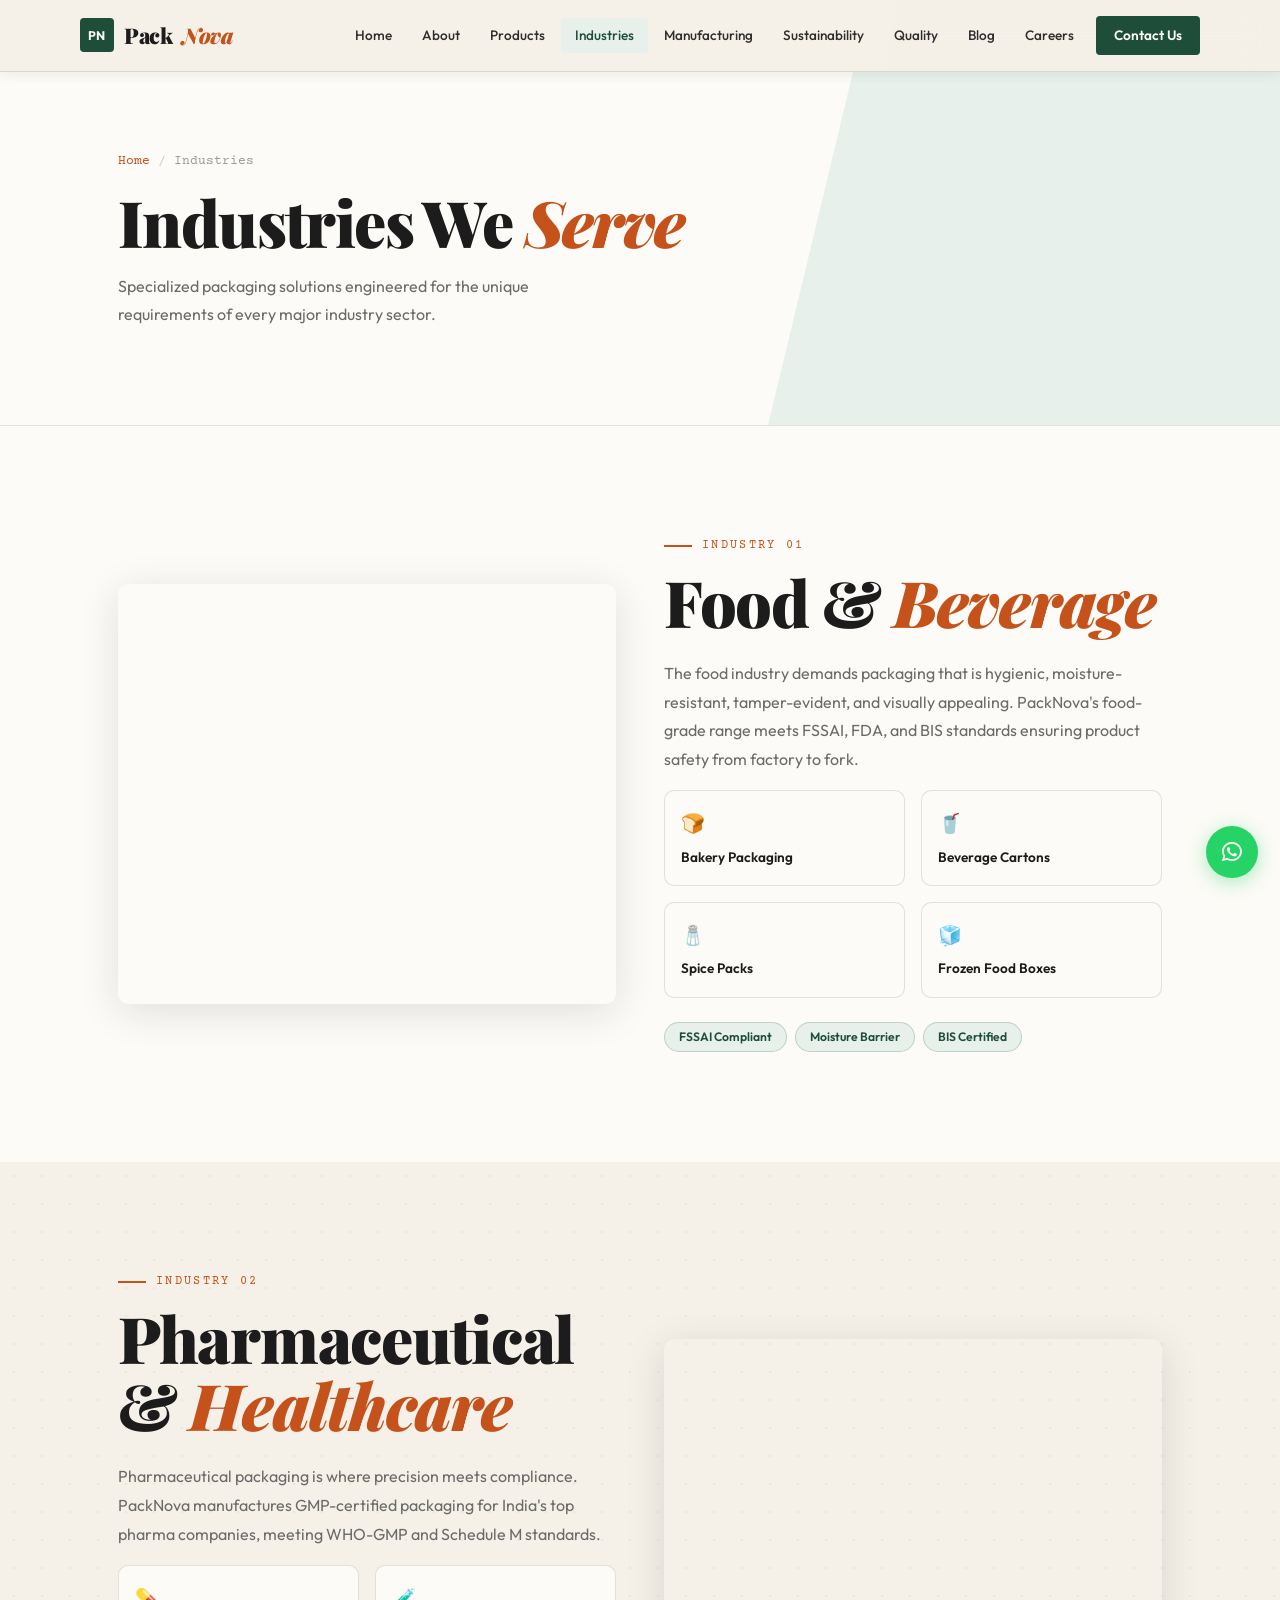
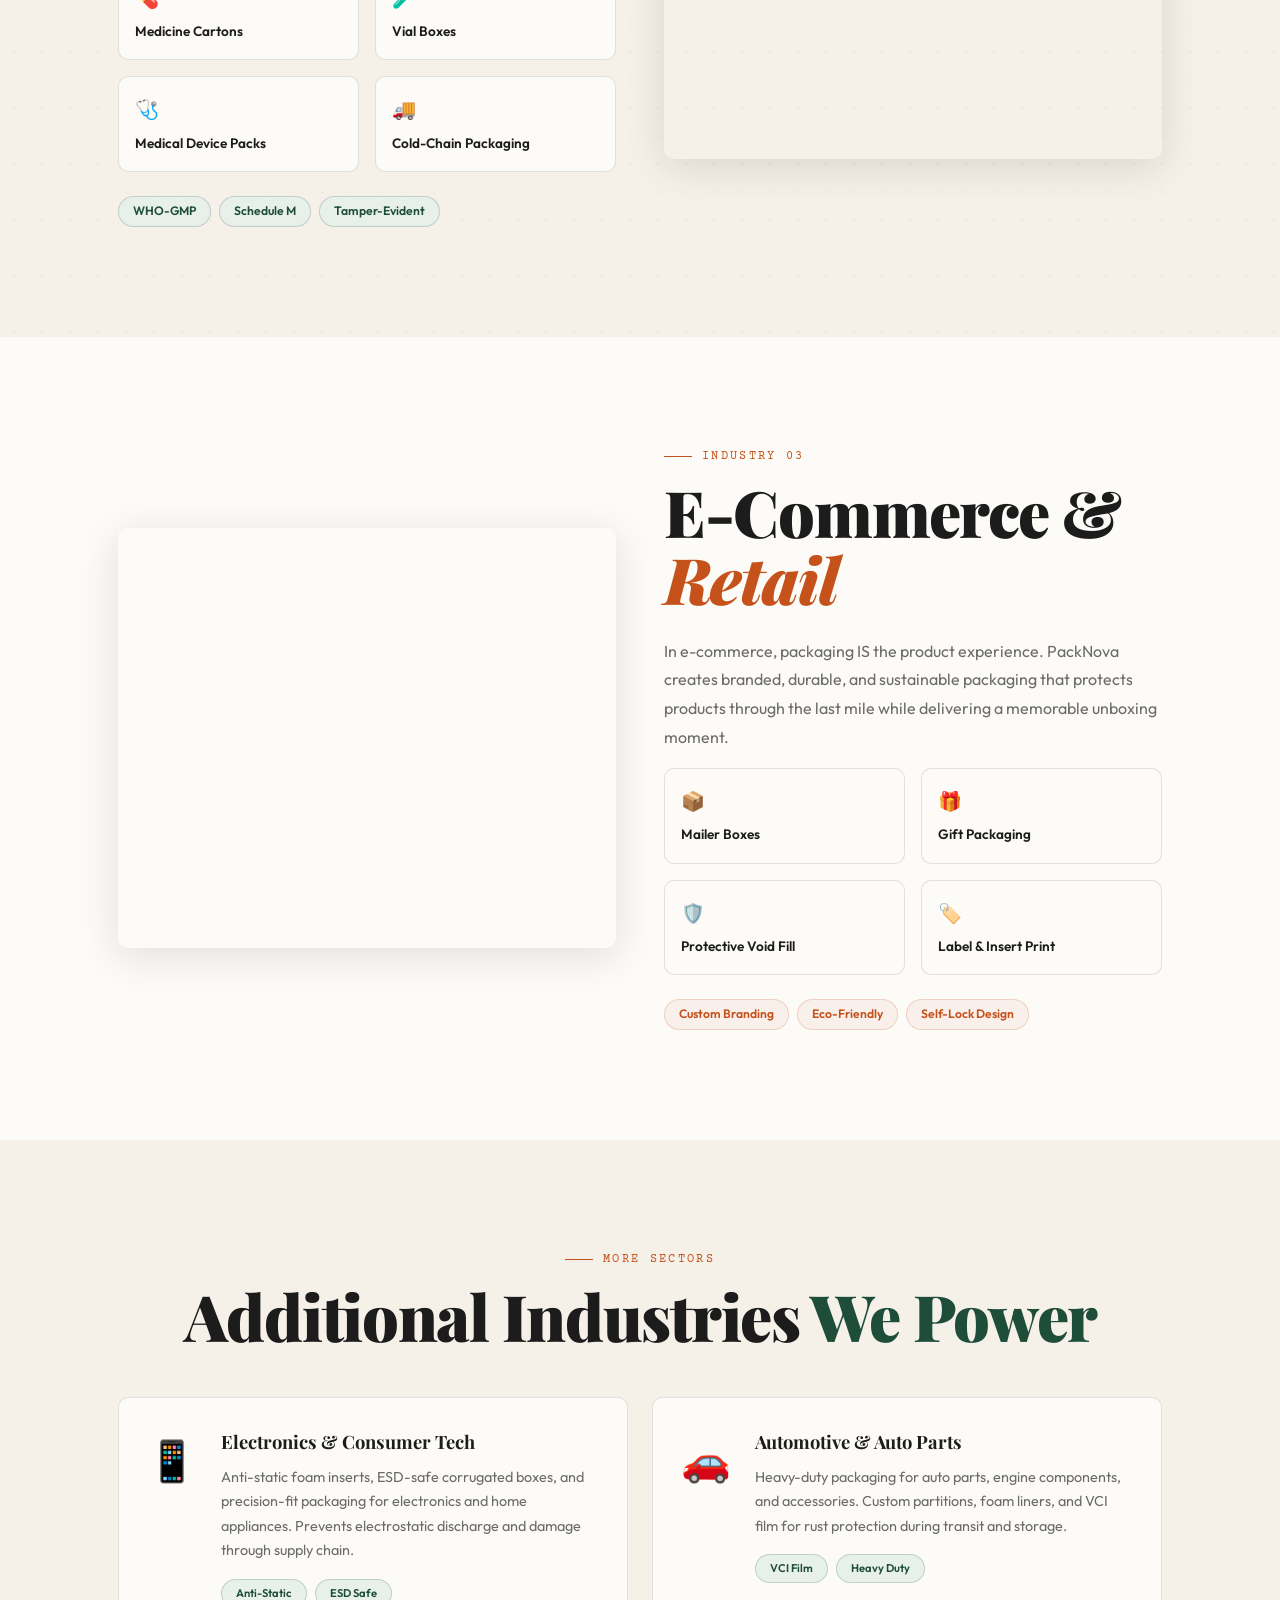
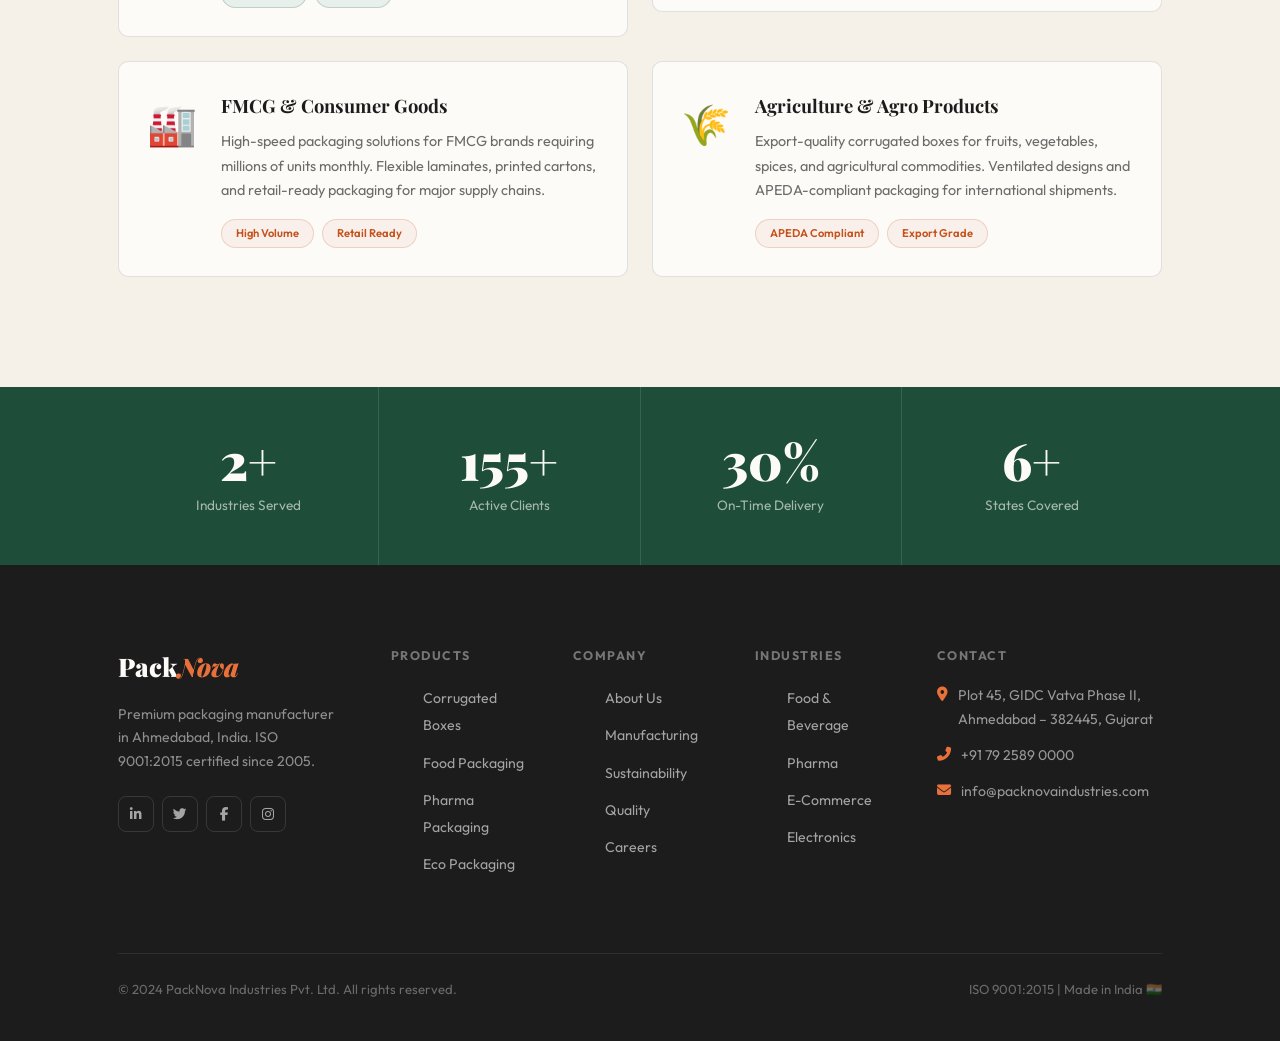
<file: industries.html>
<!DOCTYPE html>
<html lang="en">
<head>
  <meta charset="UTF-8"><meta name="viewport" content="width=device-width, initial-scale=1.0">
  <title>Industries We Serve | PackNova Industries</title>
  <meta name="description" content="Specialized packaging solutions engineered for the unique requirements of every major industry sector.">
  <link rel="stylesheet" href="https://cdn.jsdelivr.net/npm/bootstrap@5.3.2/dist/css/bootstrap.min.css">
  <link rel="stylesheet" href="https://cdnjs.cloudflare.com/ajax/libs/font-awesome/6.5.0/css/all.min.css">
  <link rel="stylesheet" href="css/style.css">
</head>
<body>
<div id="loader"><div class="loader-logo">Pack<em>Nova</em></div><div class="loader-line"><div class="loader-fill"></div></div></div>
<div id="nav-overlay" class="nav-overlay"></div><nav class="navbar">
  <div class="container-fluid px-lg-5 d-flex align-items-center gap-3">
    <a class="brand me-auto" href="index.html"><div class="brand-box">PN</div>Pack<em>Nova</em></a>
    <div class="nav-links"><a class="nav-link" href="index.html">Home</a><a class="nav-link" href="about.html">About</a><a class="nav-link" href="products.html">Products</a><a class="nav-link active" href="industries.html">Industries</a><a class="nav-link" href="manufacturing.html">Manufacturing</a><a class="nav-link" href="sustainability.html">Sustainability</a><a class="nav-link" href="quality.html">Quality</a><a class="nav-link" href="blog.html">Blog</a><a class="nav-link" href="careers.html">Careers</a><a class="nav-link nav-cta" href="contact.html">Contact Us</a></div>
    <button class="hamburger" aria-label="Menu"><span class="bar"></span><span class="bar"></span><span class="bar"></span></button>
  </div>
</nav><section class="page-hero" >
  <div class="page-hero-accent"></div>
  <div class="container px-lg-5 page-hero-content">
    <div class="breadcrumb"><a href="index.html">Home</a> <span style="color:var(--border-dark);">/</span> <span>Industries</span></div>
    <h1 class="page-hero-title">Industries We <em>Serve</em></h1>
    <p class="body-text mt-3" style="max-width:480px;">Specialized packaging solutions engineered for the unique requirements of every major industry sector.</p>
  </div>
</section>
<section class="section white-section">
  <div class="container px-lg-5">
    <div class="row align-items-center g-5">
      <div class="col-lg-6 reveal">
        <div style="height:420px;border-radius:var(--radius-lg);background:linear-gradient(135deg,#c5ddd0,#8fb8a3) url('https://images.unsplash.com/photo-1601599561213-832382fd07ba?w=800&q=80') center/cover no-repeat;box-shadow:var(--shadow);"></div>
      </div>
      <div class="col-lg-6 reveal delay-2">
        <div class="eyebrow">Industry 01</div>
        <h2 class="display-title mb-4">Food &amp; <em>Beverage</em></h2>
        <p class="body-text mb-3">The food industry demands packaging that is hygienic, moisture-resistant, tamper-evident, and visually appealing. PackNova's food-grade range meets FSSAI, FDA, and BIS standards ensuring product safety from factory to fork.</p>
        <div class="row g-3 mb-4">
          <div class="col-6"><div class="card-white p-3"><div style="font-size:1.2rem;margin-bottom:6px;">🍞</div><div style="font-size:0.85rem;font-weight:600;">Bakery Packaging</div></div></div>
          <div class="col-6"><div class="card-white p-3"><div style="font-size:1.2rem;margin-bottom:6px;">🥤</div><div style="font-size:0.85rem;font-weight:600;">Beverage Cartons</div></div></div>
          <div class="col-6"><div class="card-white p-3"><div style="font-size:1.2rem;margin-bottom:6px;">🧂</div><div style="font-size:0.85rem;font-weight:600;">Spice Packs</div></div></div>
          <div class="col-6"><div class="card-white p-3"><div style="font-size:1.2rem;margin-bottom:6px;">🧊</div><div style="font-size:0.85rem;font-weight:600;">Frozen Food Boxes</div></div></div>
        </div>
        <div class="d-flex gap-2 flex-wrap"><span class="chip-g">FSSAI Compliant</span><span class="chip-g">Moisture Barrier</span><span class="chip-g">BIS Certified</span></div>
      </div>
    </div>
  </div>
</section>

<section class="section cream-section pattern-bg">
  <div class="container px-lg-5">
    <div class="row align-items-center g-5">
      <div class="col-lg-6 order-lg-2 reveal">
        <div style="height:420px;border-radius:var(--radius-lg);background:linear-gradient(135deg,#d0ddf5,#a0b8e8) url('https://images.unsplash.com/photo-1584308666744-24d5c474f2ae?w=800&q=80') center/cover no-repeat;box-shadow:var(--shadow);"></div>
      </div>
      <div class="col-lg-6 order-lg-1 reveal delay-2">
        <div class="eyebrow">Industry 02</div>
        <h2 class="display-title mb-4">Pharmaceutical &amp; <em>Healthcare</em></h2>
        <p class="body-text mb-3">Pharmaceutical packaging is where precision meets compliance. PackNova manufactures GMP-certified packaging for India's top pharma companies, meeting WHO-GMP and Schedule M standards.</p>
        <div class="row g-3 mb-4">
          <div class="col-6"><div class="card-white p-3"><div style="font-size:1.2rem;margin-bottom:6px;">💊</div><div style="font-size:0.85rem;font-weight:600;">Medicine Cartons</div></div></div>
          <div class="col-6"><div class="card-white p-3"><div style="font-size:1.2rem;margin-bottom:6px;">🧪</div><div style="font-size:0.85rem;font-weight:600;">Vial Boxes</div></div></div>
          <div class="col-6"><div class="card-white p-3"><div style="font-size:1.2rem;margin-bottom:6px;">🩺</div><div style="font-size:0.85rem;font-weight:600;">Medical Device Packs</div></div></div>
          <div class="col-6"><div class="card-white p-3"><div style="font-size:1.2rem;margin-bottom:6px;">🚚</div><div style="font-size:0.85rem;font-weight:600;">Cold-Chain Packaging</div></div></div>
        </div>
        <div class="d-flex gap-2 flex-wrap"><span class="chip-g">WHO-GMP</span><span class="chip-g">Schedule M</span><span class="chip-g">Tamper-Evident</span></div>
      </div>
    </div>
  </div>
</section>

<section class="section white-section">
  <div class="container px-lg-5">
    <div class="row align-items-center g-5">
      <div class="col-lg-6 reveal">
        <div style="height:420px;border-radius:var(--radius-lg);background:linear-gradient(135deg,#ddf5d0,#a0e8a8) url('https://images.unsplash.com/photo-1553413077-190dd305871c?w=800&q=80') center/cover no-repeat;box-shadow:var(--shadow);"></div>
      </div>
      <div class="col-lg-6 reveal delay-2">
        <div class="eyebrow">Industry 03</div>
        <h2 class="display-title mb-4">E-Commerce &amp; <em>Retail</em></h2>
        <p class="body-text mb-3">In e-commerce, packaging IS the product experience. PackNova creates branded, durable, and sustainable packaging that protects products through the last mile while delivering a memorable unboxing moment.</p>
        <div class="row g-3 mb-4">
          <div class="col-6"><div class="card-white p-3"><div style="font-size:1.2rem;margin-bottom:6px;">📦</div><div style="font-size:0.85rem;font-weight:600;">Mailer Boxes</div></div></div>
          <div class="col-6"><div class="card-white p-3"><div style="font-size:1.2rem;margin-bottom:6px;">🎁</div><div style="font-size:0.85rem;font-weight:600;">Gift Packaging</div></div></div>
          <div class="col-6"><div class="card-white p-3"><div style="font-size:1.2rem;margin-bottom:6px;">🛡️</div><div style="font-size:0.85rem;font-weight:600;">Protective Void Fill</div></div></div>
          <div class="col-6"><div class="card-white p-3"><div style="font-size:1.2rem;margin-bottom:6px;">🏷️</div><div style="font-size:0.85rem;font-weight:600;">Label & Insert Print</div></div></div>
        </div>
        <div class="d-flex gap-2 flex-wrap"><span class="chip-t">Custom Branding</span><span class="chip-t">Eco-Friendly</span><span class="chip-t">Self-Lock Design</span></div>
      </div>
    </div>
  </div>
</section>

<section class="section cream-section">
  <div class="container px-lg-5">
    <div class="text-center mb-5 reveal">
      <div class="eyebrow" style="justify-content:center;">More Sectors</div>
      <h2 class="display-title">Additional Industries <span>We Power</span></h2>
    </div>
    <div class="row g-4">
      <div class="col-md-6 reveal delay-1"><div class="ind-card d-flex gap-4"><div style="font-size:2.5rem;flex-shrink:0;">📱</div><div><div class="ind-title">Electronics & Consumer Tech</div><p class="body-text-sm mb-3">Anti-static foam inserts, ESD-safe corrugated boxes, and precision-fit packaging for electronics and home appliances. Prevents electrostatic discharge and damage through supply chain.</p><div class="d-flex gap-2 flex-wrap"><span class="chip-g" style="font-size:0.7rem;">Anti-Static</span><span class="chip-g" style="font-size:0.7rem;">ESD Safe</span></div></div></div></div>
      <div class="col-md-6 reveal delay-2"><div class="ind-card d-flex gap-4"><div style="font-size:2.5rem;flex-shrink:0;">🚗</div><div><div class="ind-title">Automotive & Auto Parts</div><p class="body-text-sm mb-3">Heavy-duty packaging for auto parts, engine components, and accessories. Custom partitions, foam liners, and VCI film for rust protection during transit and storage.</p><div class="d-flex gap-2 flex-wrap"><span class="chip-g" style="font-size:0.7rem;">VCI Film</span><span class="chip-g" style="font-size:0.7rem;">Heavy Duty</span></div></div></div></div>
      <div class="col-md-6 reveal delay-1"><div class="ind-card d-flex gap-4"><div style="font-size:2.5rem;flex-shrink:0;">🏭</div><div><div class="ind-title">FMCG & Consumer Goods</div><p class="body-text-sm mb-3">High-speed packaging solutions for FMCG brands requiring millions of units monthly. Flexible laminates, printed cartons, and retail-ready packaging for major supply chains.</p><div class="d-flex gap-2 flex-wrap"><span class="chip-t" style="font-size:0.7rem;">High Volume</span><span class="chip-t" style="font-size:0.7rem;">Retail Ready</span></div></div></div></div>
      <div class="col-md-6 reveal delay-2"><div class="ind-card d-flex gap-4"><div style="font-size:2.5rem;flex-shrink:0;">🌾</div><div><div class="ind-title">Agriculture & Agro Products</div><p class="body-text-sm mb-3">Export-quality corrugated boxes for fruits, vegetables, spices, and agricultural commodities. Ventilated designs and APEDA-compliant packaging for international shipments.</p><div class="d-flex gap-2 flex-wrap"><span class="chip-t" style="font-size:0.7rem;">APEDA Compliant</span><span class="chip-t" style="font-size:0.7rem;">Export Grade</span></div></div></div></div>
    </div>
  </div>
</section>

<section style="background:var(--green);">
  <div class="container px-lg-5">
    <div class="stat-strip reveal">
      <div class="stat-item" style="border-color:rgba(255,255,255,0.12);"><div class="stat-num" style="color:var(--white);" data-target="7" data-suffix="+">0+</div><div class="stat-label" style="color:rgba(255,255,255,0.6);">Industries Served</div></div>
      <div class="stat-item" style="border-color:rgba(255,255,255,0.12);"><div class="stat-num" style="color:var(--white);" data-target="500" data-suffix="+">0+</div><div class="stat-label" style="color:rgba(255,255,255,0.6);">Active Clients</div></div>
      <div class="stat-item" style="border-color:rgba(255,255,255,0.12);"><div class="stat-num" style="color:var(--white);" data-target="98" data-suffix="%">0%</div><div class="stat-label" style="color:rgba(255,255,255,0.6);">On-Time Delivery</div></div>
      <div class="stat-item" style="border-color:rgba(255,255,255,0.12);"><div class="stat-num" style="color:var(--white);" data-target="20" data-suffix="+">0+</div><div class="stat-label" style="color:rgba(255,255,255,0.6);">States Covered</div></div>
    </div>
  </div>
</section>
<footer class="footer">
  <div class="container px-lg-5">
    <div class="row g-5">
      <div class="col-lg-3 col-md-6"><div class="footer-logo-text">Pack<em>Nova</em></div><p class="footer-desc">Premium packaging manufacturer in Ahmedabad, India. ISO 9001:2015 certified since 2005.</p><div class="footer-social"><a href="#"><i class="fab fa-linkedin-in"></i></a><a href="#"><i class="fab fa-twitter"></i></a><a href="#"><i class="fab fa-facebook-f"></i></a><a href="#"><i class="fab fa-instagram"></i></a></div></div>
      <div class="col-lg-2 col-md-6"><div class="footer-h">Products</div><ul class="footer-links"><li><a href="products.html">Corrugated Boxes</a></li><li><a href="products.html">Food Packaging</a></li><li><a href="products.html">Pharma Packaging</a></li><li><a href="products.html">Eco Packaging</a></li></ul></div>
      <div class="col-lg-2 col-md-6"><div class="footer-h">Company</div><ul class="footer-links"><li><a href="about.html">About Us</a></li><li><a href="manufacturing.html">Manufacturing</a></li><li><a href="sustainability.html">Sustainability</a></li><li><a href="quality.html">Quality</a></li><li><a href="careers.html">Careers</a></li></ul></div>
      <div class="col-lg-2 col-md-6"><div class="footer-h">Industries</div><ul class="footer-links"><li><a href="industries.html">Food & Beverage</a></li><li><a href="industries.html">Pharma</a></li><li><a href="industries.html">E-Commerce</a></li><li><a href="industries.html">Electronics</a></li></ul></div>
      <div class="col-lg-3"><div class="footer-h">Contact</div><div class="footer-contact-row"><i class="fas fa-map-marker-alt"></i><div>Plot 45, GIDC Vatva Phase II, Ahmedabad – 382445, Gujarat</div></div><div class="footer-contact-row"><i class="fas fa-phone-alt"></i><div>+91 79 2589 0000</div></div><div class="footer-contact-row"><i class="fas fa-envelope"></i><div>info@packnovaindustries.com</div></div></div>
    </div>
    <div class="footer-bottom"><p>© 2024 PackNova Industries Pvt. Ltd. All rights reserved.</p><p>ISO 9001:2015 | Made in India 🇮🇳</p></div>
  </div>
</footer>
<div id="btt"><i class="fas fa-chevron-up"></i></div>
<a id="wa" href="https://wa.me/919825000000" target="_blank"><i class="fab fa-whatsapp"></i></a>
<script src="https://cdn.jsdelivr.net/npm/bootstrap@5.3.2/dist/js/bootstrap.bundle.min.js"></script>
<script src="js/script.js"></script>
</body></html>
</file>
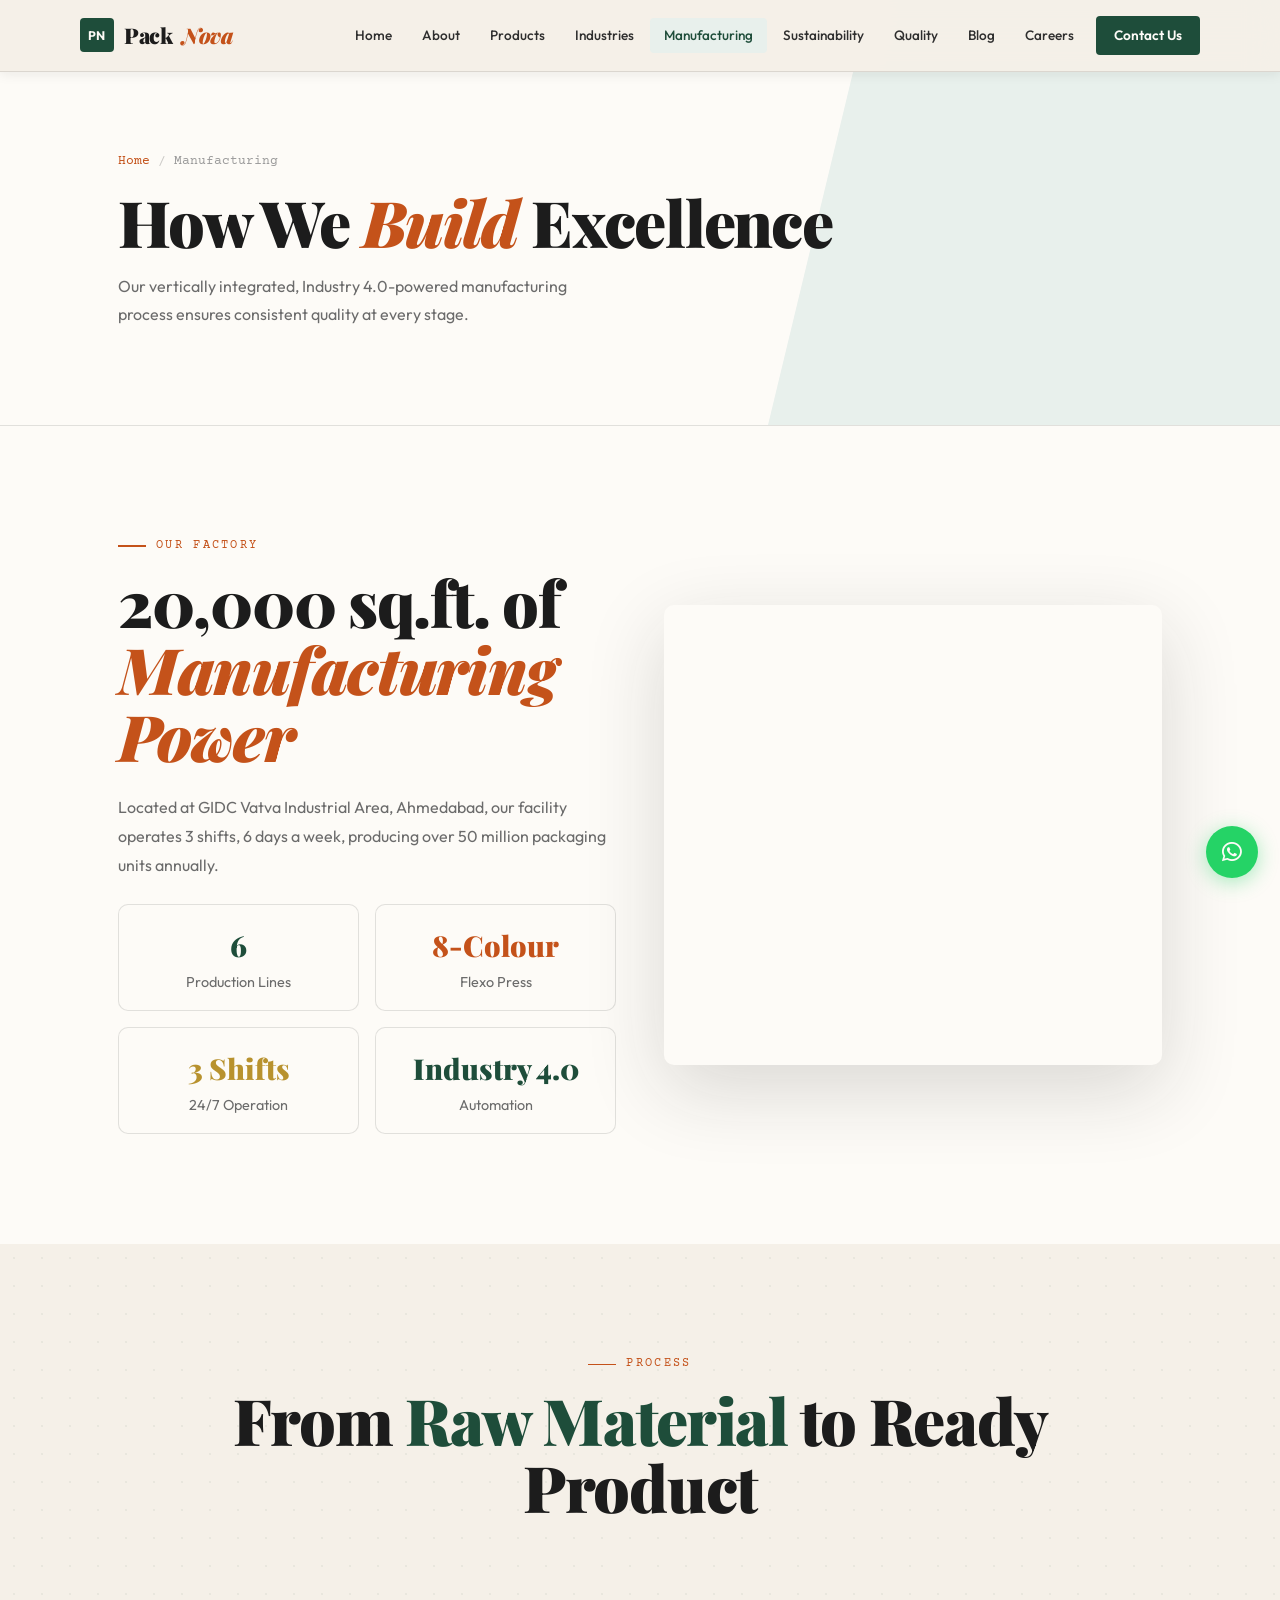
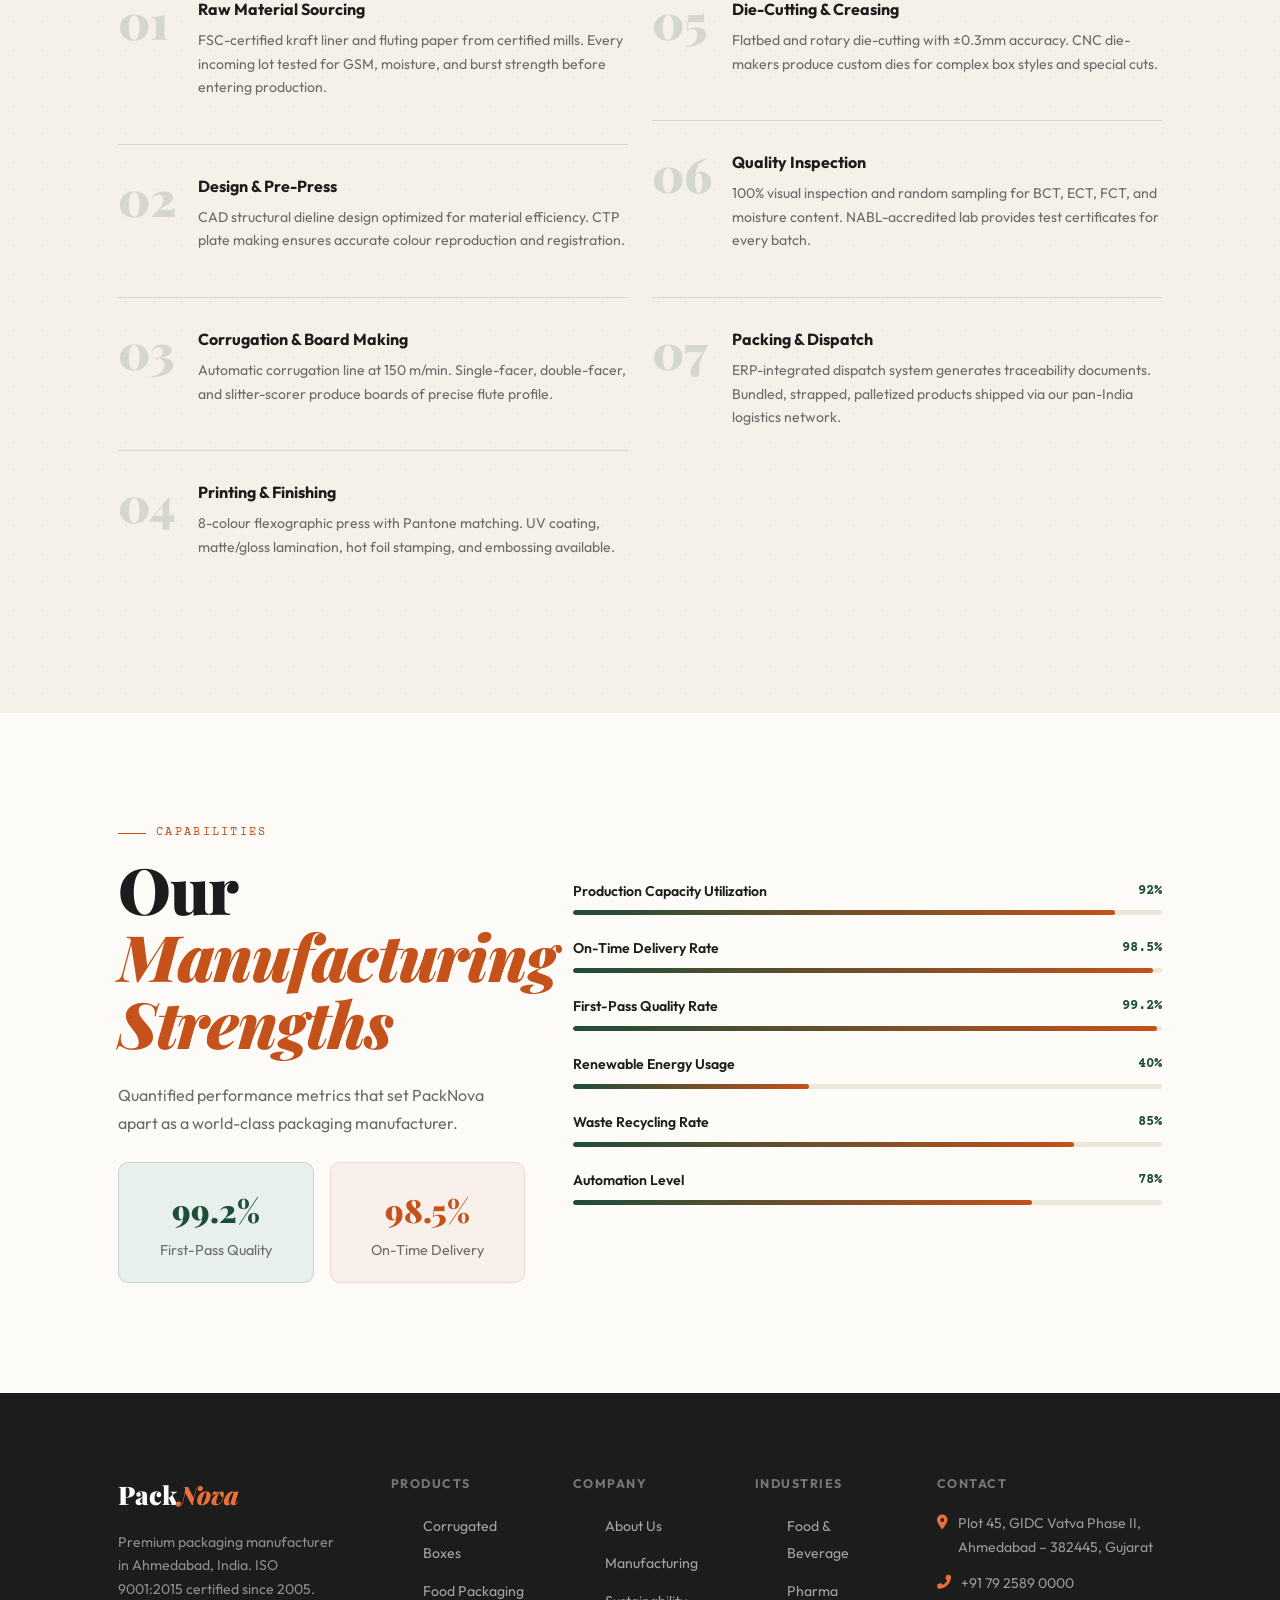
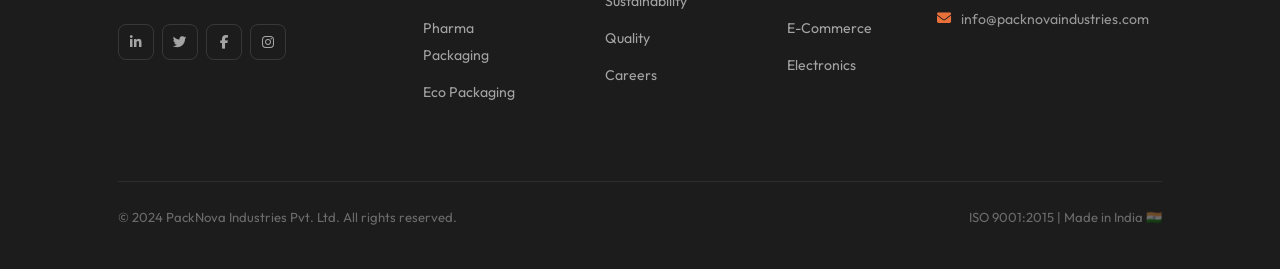
<file: manufacturing.html>
<!DOCTYPE html>
<html lang="en">
<head>
  <meta charset="UTF-8"><meta name="viewport" content="width=device-width, initial-scale=1.0">
  <title>Manufacturing Process | PackNova Industries</title>
  <meta name="description" content="Our vertically integrated, Industry 4.0-powered manufacturing process ensures consistent quality at every stage.">
  <link rel="stylesheet" href="https://cdn.jsdelivr.net/npm/bootstrap@5.3.2/dist/css/bootstrap.min.css">
  <link rel="stylesheet" href="https://cdnjs.cloudflare.com/ajax/libs/font-awesome/6.5.0/css/all.min.css">
  <link rel="stylesheet" href="css/style.css">
</head>
<body>
<div id="loader"><div class="loader-logo">Pack<em>Nova</em></div><div class="loader-line"><div class="loader-fill"></div></div></div>
<div id="nav-overlay" class="nav-overlay"></div><nav class="navbar">
  <div class="container-fluid px-lg-5 d-flex align-items-center gap-3">
    <a class="brand me-auto" href="index.html"><div class="brand-box">PN</div>Pack<em>Nova</em></a>
    <div class="nav-links"><a class="nav-link" href="index.html">Home</a><a class="nav-link" href="about.html">About</a><a class="nav-link" href="products.html">Products</a><a class="nav-link" href="industries.html">Industries</a><a class="nav-link active" href="manufacturing.html">Manufacturing</a><a class="nav-link" href="sustainability.html">Sustainability</a><a class="nav-link" href="quality.html">Quality</a><a class="nav-link" href="blog.html">Blog</a><a class="nav-link" href="careers.html">Careers</a><a class="nav-link nav-cta" href="contact.html">Contact Us</a></div>
    <button class="hamburger" aria-label="Menu"><span class="bar"></span><span class="bar"></span><span class="bar"></span></button>
  </div>
</nav><section class="page-hero" >
  <div class="page-hero-accent"></div>
  <div class="container px-lg-5 page-hero-content">
    <div class="breadcrumb"><a href="index.html">Home</a> <span style="color:var(--border-dark);">/</span> <span>Manufacturing</span></div>
    <h1 class="page-hero-title">How We <em>Build</em> Excellence</h1>
    <p class="body-text mt-3" style="max-width:480px;">Our vertically integrated, Industry 4.0-powered manufacturing process ensures consistent quality at every stage.</p>
  </div>
</section>
<section class="section white-section">
  <div class="container px-lg-5">
    <div class="row align-items-center g-5">
      <div class="col-lg-6 reveal">
        <div class="eyebrow">Our Factory</div>
        <h2 class="display-title mb-4">20,000 sq.ft. of <em>Manufacturing Power</em></h2>
        <p class="body-text mb-4">Located at GIDC Vatva Industrial Area, Ahmedabad, our facility operates 3 shifts, 6 days a week, producing over 50 million packaging units annually.</p>
        <div class="row g-3">
          <div class="col-6"><div class="card-white p-3 text-center"><div style="font-family:var(--font-display);font-size:1.8rem;font-weight:900;color:var(--green);">6</div><div class="body-text-sm">Production Lines</div></div></div>
          <div class="col-6"><div class="card-white p-3 text-center"><div style="font-family:var(--font-display);font-size:1.8rem;font-weight:900;color:var(--terra);">8-Colour</div><div class="body-text-sm">Flexo Press</div></div></div>
          <div class="col-6"><div class="card-white p-3 text-center"><div style="font-family:var(--font-display);font-size:1.8rem;font-weight:900;color:var(--gold);">3 Shifts</div><div class="body-text-sm">24/7 Operation</div></div></div>
          <div class="col-6"><div class="card-white p-3 text-center"><div style="font-family:var(--font-display);font-size:1.8rem;font-weight:900;color:var(--green);">Industry 4.0</div><div class="body-text-sm">Automation</div></div></div>
        </div>
      </div>
      <div class="col-lg-6 reveal delay-2">
        <div style="height:460px;border-radius:var(--radius-lg);background:linear-gradient(135deg,#c5ddd0,#8fb8a3) url('https://images.unsplash.com/photo-1565793298595-6a879b1d9492?w=800&q=80') center/cover no-repeat;box-shadow:var(--shadow-lg);"></div>
      </div>
    </div>
  </div>
</section>

<section class="section cream-section pattern-bg">
  <div class="container px-lg-5">
    <div class="text-center mb-5 reveal">
      <div class="eyebrow" style="justify-content:center;">Process</div>
      <h2 class="display-title">From <span>Raw Material</span> to Ready Product</h2>
    </div>
    <div class="row g-4">
      <div class="col-lg-6">
        <div class="step-row reveal delay-1"><div class="step-num">01</div><div><div class="step-title">Raw Material Sourcing</div><p class="step-text">FSC-certified kraft liner and fluting paper from certified mills. Every incoming lot tested for GSM, moisture, and burst strength before entering production.</p></div></div>
        <div class="step-row reveal delay-2"><div class="step-num">02</div><div><div class="step-title">Design &amp; Pre-Press</div><p class="step-text">CAD structural dieline design optimized for material efficiency. CTP plate making ensures accurate colour reproduction and registration.</p></div></div>
        <div class="step-row reveal delay-3"><div class="step-num">03</div><div><div class="step-title">Corrugation &amp; Board Making</div><p class="step-text">Automatic corrugation line at 150 m/min. Single-facer, double-facer, and slitter-scorer produce boards of precise flute profile.</p></div></div>
        <div class="step-row reveal delay-4"><div class="step-num">04</div><div><div class="step-title">Printing &amp; Finishing</div><p class="step-text">8-colour flexographic press with Pantone matching. UV coating, matte/gloss lamination, hot foil stamping, and embossing available.</p></div></div>
      </div>
      <div class="col-lg-6">
        <div class="step-row reveal delay-1"><div class="step-num">05</div><div><div class="step-title">Die-Cutting &amp; Creasing</div><p class="step-text">Flatbed and rotary die-cutting with ±0.3mm accuracy. CNC die-makers produce custom dies for complex box styles and special cuts.</p></div></div>
        <div class="step-row reveal delay-2"><div class="step-num">06</div><div><div class="step-title">Quality Inspection</div><p class="step-text">100% visual inspection and random sampling for BCT, ECT, FCT, and moisture content. NABL-accredited lab provides test certificates for every batch.</p></div></div>
        <div class="step-row reveal delay-3"><div class="step-num">07</div><div><div class="step-title">Packing &amp; Dispatch</div><p class="step-text">ERP-integrated dispatch system generates traceability documents. Bundled, strapped, palletized products shipped via our pan-India logistics network.</p></div></div>
      </div>
    </div>
  </div>
</section>

<section class="section white-section">
  <div class="container px-lg-5">
    <div class="row g-5 align-items-center">
      <div class="col-lg-5 reveal">
        <div class="eyebrow">Capabilities</div>
        <h2 class="display-title mb-4">Our <em>Manufacturing Strengths</em></h2>
        <p class="body-text mb-4">Quantified performance metrics that set PackNova apart as a world-class packaging manufacturer.</p>
        <div class="row g-3">
          <div class="col-6"><div style="background:var(--green-pale);border:1px solid rgba(30,77,58,0.15);border-radius:var(--radius-lg);padding:20px;text-align:center;"><div style="font-family:var(--font-display);font-size:2rem;font-weight:900;color:var(--green);">99.2%</div><div class="body-text-sm">First-Pass Quality</div></div></div>
          <div class="col-6"><div style="background:var(--terra-pale);border:1px solid rgba(196,82,26,0.15);border-radius:var(--radius-lg);padding:20px;text-align:center;"><div style="font-family:var(--font-display);font-size:2rem;font-weight:900;color:var(--terra);">98.5%</div><div class="body-text-sm">On-Time Delivery</div></div></div>
        </div>
      </div>
      <div class="col-lg-7 reveal delay-2">
        <div class="prog-item"><div class="prog-header"><span class="prog-label">Production Capacity Utilization</span><span class="prog-pct">92%</span></div><div class="prog-track"><div class="prog-fill" data-width="92%"></div></div></div>
        <div class="prog-item"><div class="prog-header"><span class="prog-label">On-Time Delivery Rate</span><span class="prog-pct">98.5%</span></div><div class="prog-track"><div class="prog-fill" data-width="98.5%"></div></div></div>
        <div class="prog-item"><div class="prog-header"><span class="prog-label">First-Pass Quality Rate</span><span class="prog-pct">99.2%</span></div><div class="prog-track"><div class="prog-fill" data-width="99.2%"></div></div></div>
        <div class="prog-item"><div class="prog-header"><span class="prog-label">Renewable Energy Usage</span><span class="prog-pct">40%</span></div><div class="prog-track"><div class="prog-fill" data-width="40%"></div></div></div>
        <div class="prog-item"><div class="prog-header"><span class="prog-label">Waste Recycling Rate</span><span class="prog-pct">85%</span></div><div class="prog-track"><div class="prog-fill" data-width="85%"></div></div></div>
        <div class="prog-item"><div class="prog-header"><span class="prog-label">Automation Level</span><span class="prog-pct">78%</span></div><div class="prog-track"><div class="prog-fill" data-width="78%"></div></div></div>
      </div>
    </div>
  </div>
</section>
<footer class="footer">
  <div class="container px-lg-5">
    <div class="row g-5">
      <div class="col-lg-3 col-md-6"><div class="footer-logo-text">Pack<em>Nova</em></div><p class="footer-desc">Premium packaging manufacturer in Ahmedabad, India. ISO 9001:2015 certified since 2005.</p><div class="footer-social"><a href="#"><i class="fab fa-linkedin-in"></i></a><a href="#"><i class="fab fa-twitter"></i></a><a href="#"><i class="fab fa-facebook-f"></i></a><a href="#"><i class="fab fa-instagram"></i></a></div></div>
      <div class="col-lg-2 col-md-6"><div class="footer-h">Products</div><ul class="footer-links"><li><a href="products.html">Corrugated Boxes</a></li><li><a href="products.html">Food Packaging</a></li><li><a href="products.html">Pharma Packaging</a></li><li><a href="products.html">Eco Packaging</a></li></ul></div>
      <div class="col-lg-2 col-md-6"><div class="footer-h">Company</div><ul class="footer-links"><li><a href="about.html">About Us</a></li><li><a href="manufacturing.html">Manufacturing</a></li><li><a href="sustainability.html">Sustainability</a></li><li><a href="quality.html">Quality</a></li><li><a href="careers.html">Careers</a></li></ul></div>
      <div class="col-lg-2 col-md-6"><div class="footer-h">Industries</div><ul class="footer-links"><li><a href="industries.html">Food & Beverage</a></li><li><a href="industries.html">Pharma</a></li><li><a href="industries.html">E-Commerce</a></li><li><a href="industries.html">Electronics</a></li></ul></div>
      <div class="col-lg-3"><div class="footer-h">Contact</div><div class="footer-contact-row"><i class="fas fa-map-marker-alt"></i><div>Plot 45, GIDC Vatva Phase II, Ahmedabad – 382445, Gujarat</div></div><div class="footer-contact-row"><i class="fas fa-phone-alt"></i><div>+91 79 2589 0000</div></div><div class="footer-contact-row"><i class="fas fa-envelope"></i><div>info@packnovaindustries.com</div></div></div>
    </div>
    <div class="footer-bottom"><p>© 2024 PackNova Industries Pvt. Ltd. All rights reserved.</p><p>ISO 9001:2015 | Made in India 🇮🇳</p></div>
  </div>
</footer>
<div id="btt"><i class="fas fa-chevron-up"></i></div>
<a id="wa" href="https://wa.me/919825000000" target="_blank"><i class="fab fa-whatsapp"></i></a>
<script src="https://cdn.jsdelivr.net/npm/bootstrap@5.3.2/dist/js/bootstrap.bundle.min.js"></script>
<script src="js/script.js"></script>
</body></html>
</file>
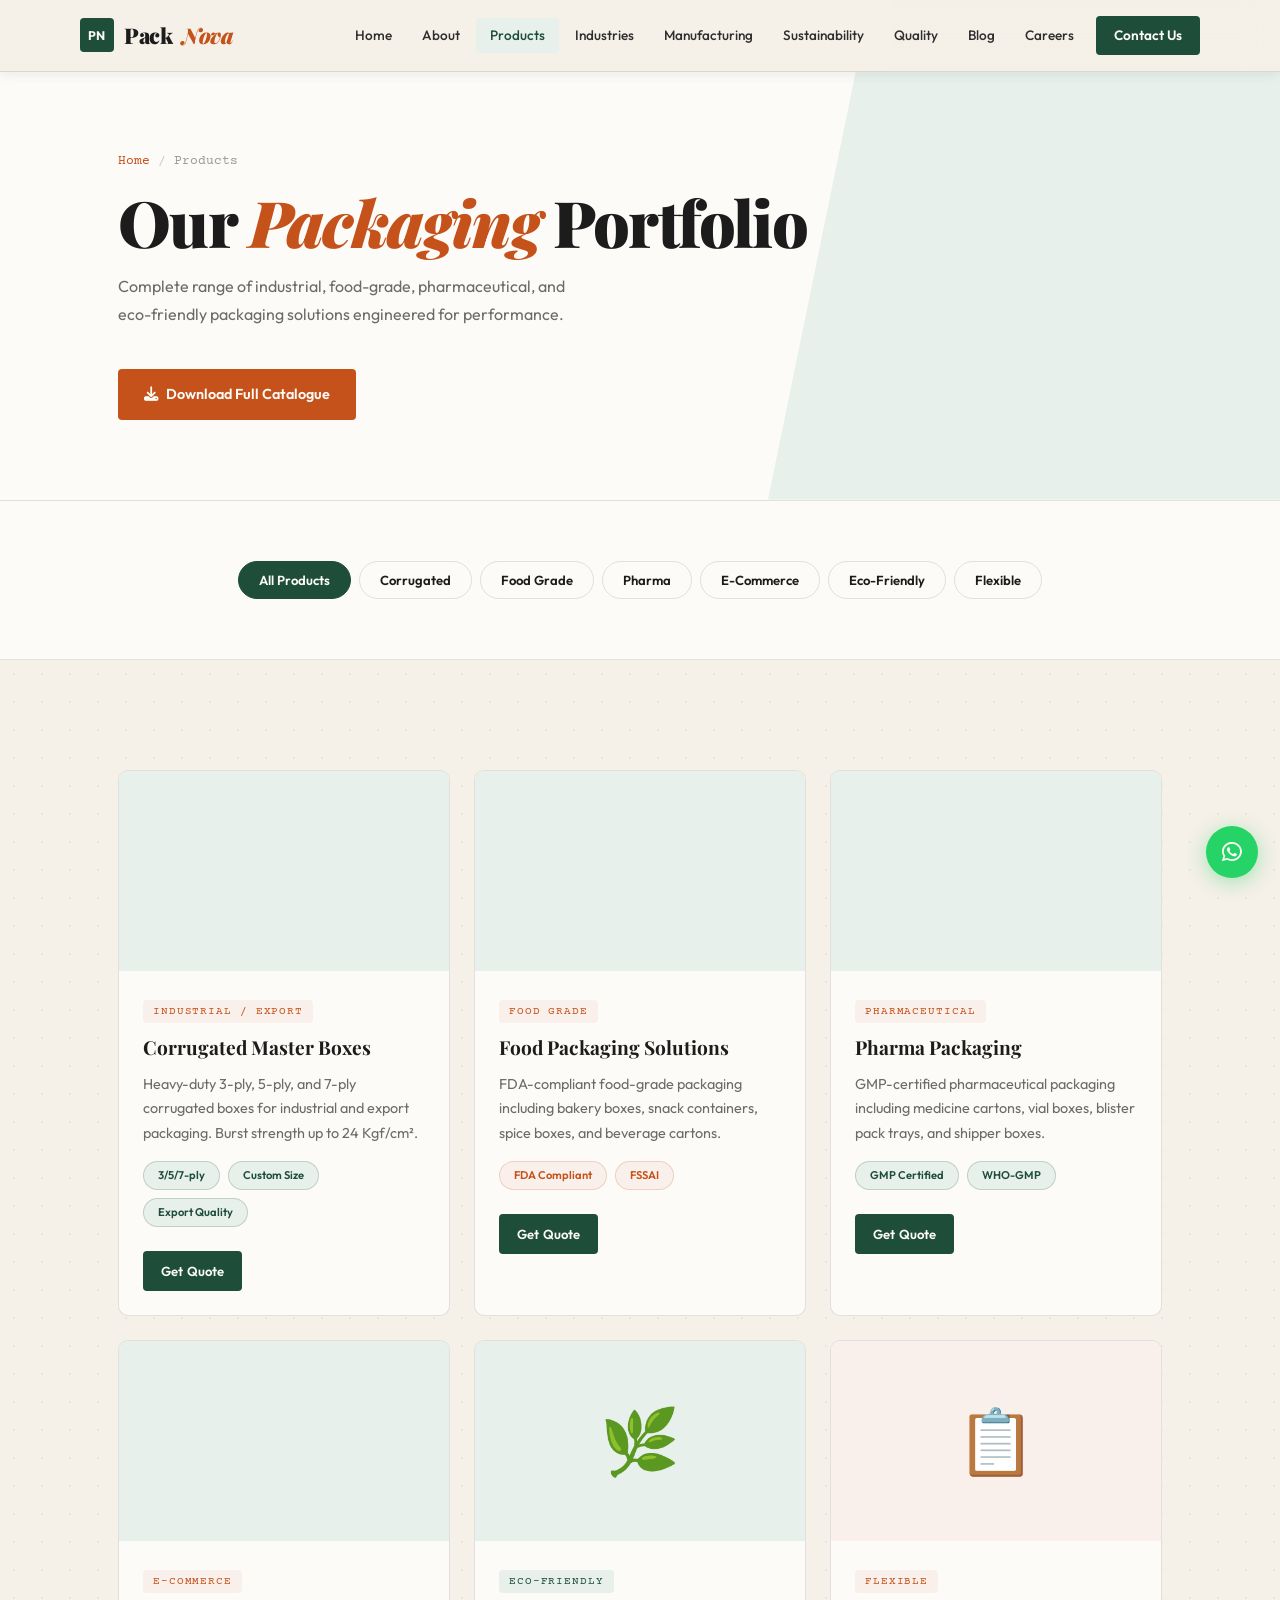
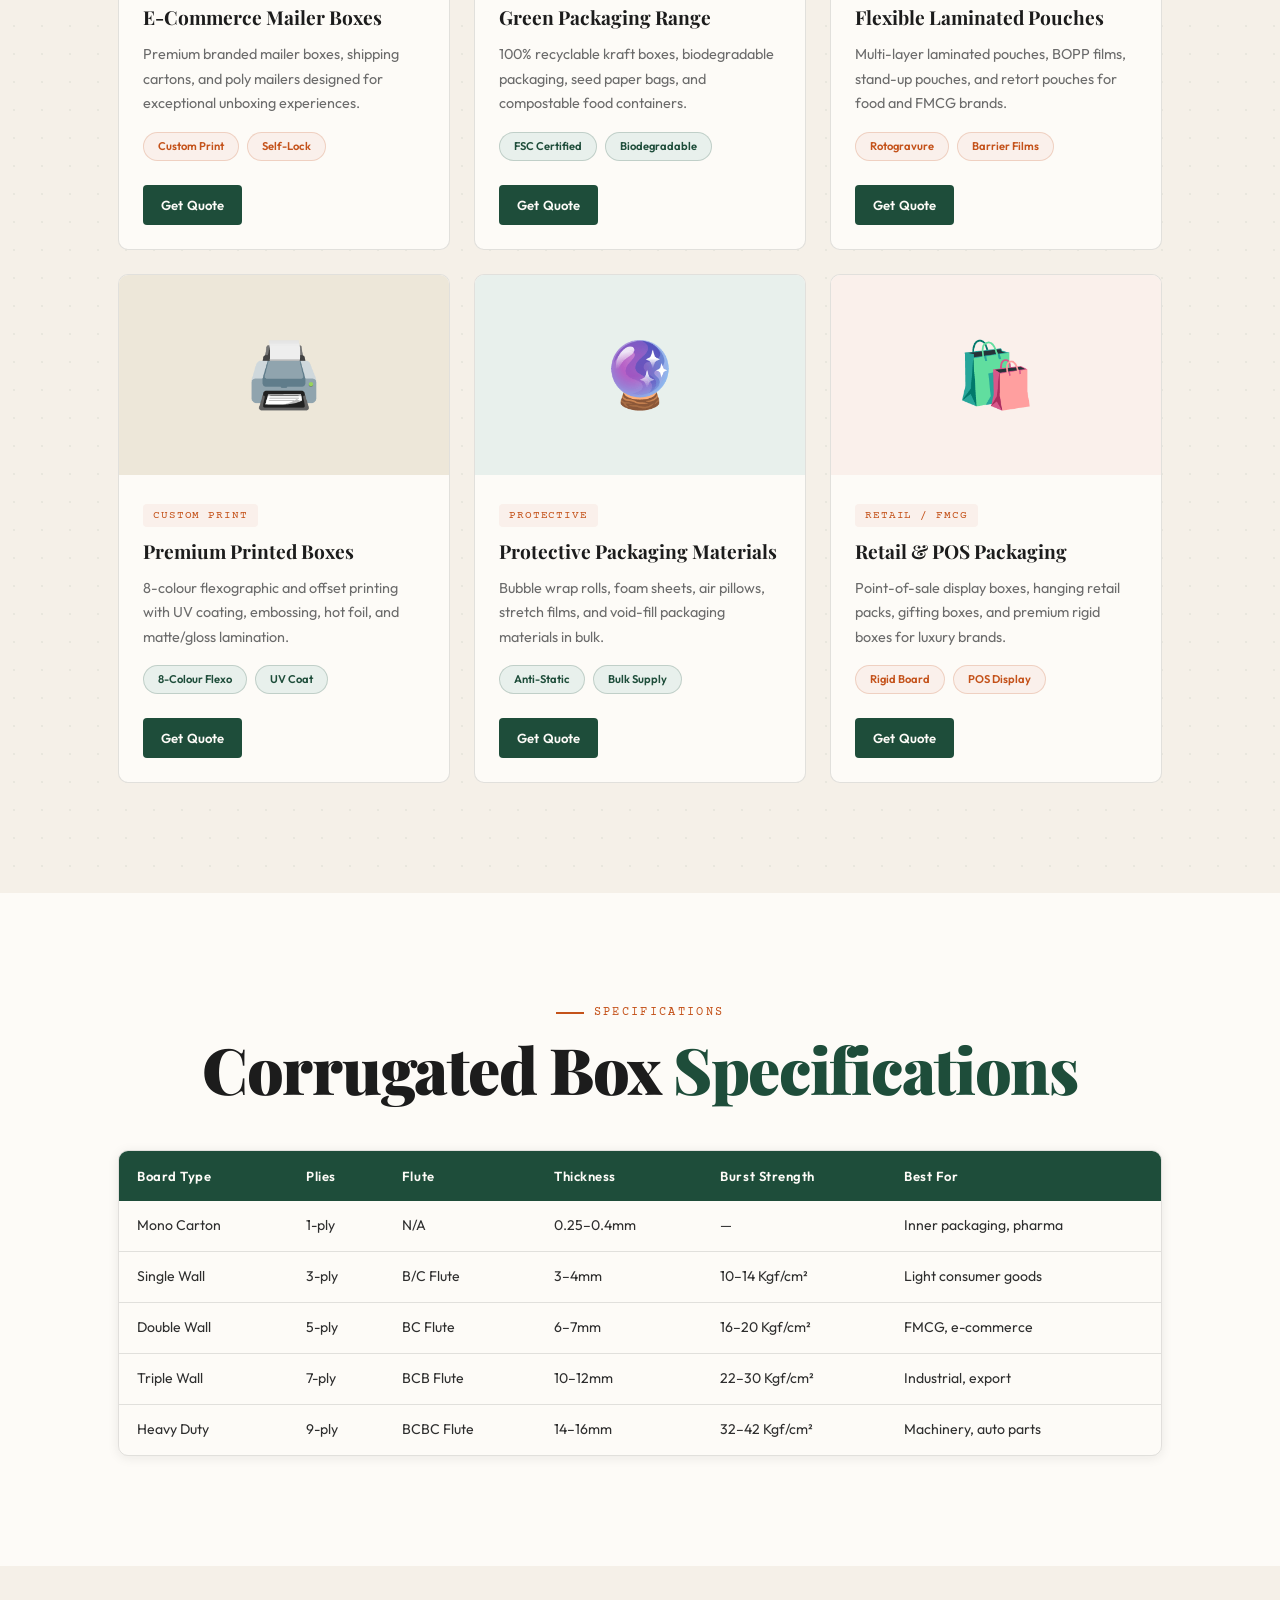
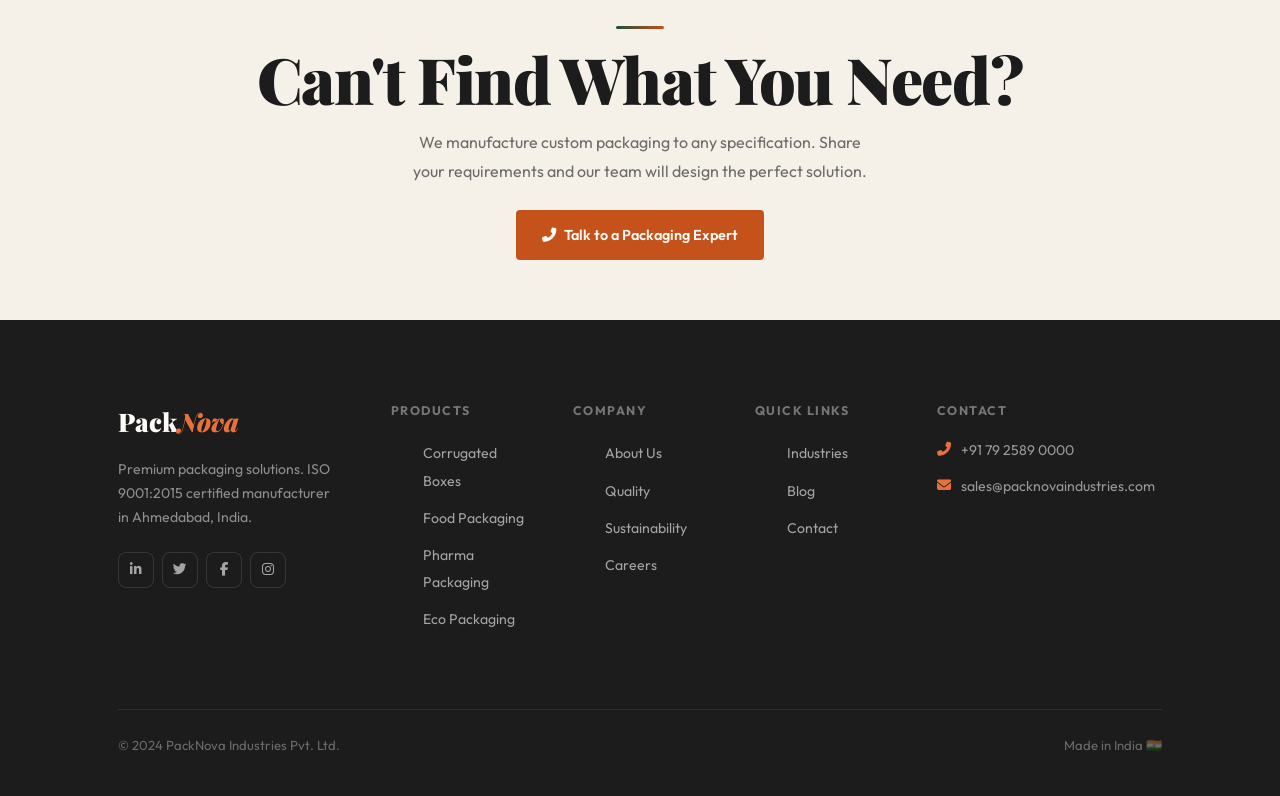
<file: products.html>
<!DOCTYPE html>
<html lang="en">
<head>
  <meta charset="UTF-8"><meta name="viewport" content="width=device-width, initial-scale=1.0">
  <title>Packaging Products | PackNova Industries</title>
  <meta name="description" content="Explore PackNova's complete packaging product range – corrugated boxes, food, pharma, e-commerce, flexible, eco-friendly packaging.">
  <link rel="stylesheet" href="https://cdn.jsdelivr.net/npm/bootstrap@5.3.2/dist/css/bootstrap.min.css">
  <link rel="stylesheet" href="https://cdnjs.cloudflare.com/ajax/libs/font-awesome/6.5.0/css/all.min.css">
  <link rel="stylesheet" href="css/style.css">
</head>
<body>
<div id="loader"><div class="loader-logo">Pack<em>Nova</em></div><div class="loader-line"><div class="loader-fill"></div></div></div>
<div id="nav-overlay" class="nav-overlay"></div>
<nav class="navbar">
  <div class="container-fluid px-lg-5 d-flex align-items-center gap-3">
    <a class="brand me-auto" href="index.html"><div class="brand-box">PN</div>Pack<em>Nova</em></a>
    <div class="nav-links">
      <a class="nav-link" href="index.html">Home</a><a class="nav-link" href="about.html">About</a><a class="nav-link active" href="products.html">Products</a><a class="nav-link" href="industries.html">Industries</a><a class="nav-link" href="manufacturing.html">Manufacturing</a><a class="nav-link" href="sustainability.html">Sustainability</a><a class="nav-link" href="quality.html">Quality</a><a class="nav-link" href="blog.html">Blog</a><a class="nav-link" href="careers.html">Careers</a><a class="nav-link nav-cta" href="contact.html">Contact Us</a>
    </div>
    <button class="hamburger" aria-label="Menu"><span class="bar"></span><span class="bar"></span><span class="bar"></span></button>
  </div>
</nav>

<section class="page-hero">
  <div class="page-hero-accent"></div>
  <div class="container px-lg-5 page-hero-content">
    <div class="breadcrumb"><a href="index.html">Home</a> <span style="color:var(--border-dark);">/</span> <span>Products</span></div>
    <h1 class="page-hero-title">Our <em>Packaging</em> Portfolio</h1>
    <p class="body-text mt-3" style="max-width:480px;">Complete range of industrial, food-grade, pharmaceutical, and eco-friendly packaging solutions engineered for performance.</p>
    <a href="contact.html" class="btn-terra mt-4 d-inline-flex"><i class="fas fa-download"></i> Download Full Catalogue</a>
  </div>
</section>

<!-- FILTER TABS -->
<section class="section-sm white-section" style="border-bottom:1px solid var(--border);">
  <div class="container px-lg-5">
    <div class="d-flex gap-2 flex-wrap justify-content-center">
      <button onclick="filterProd('all')" id="f-all" style="background:var(--green);color:var(--white);border:1px solid var(--green);border-radius:99px;padding:7px 20px;font-size:0.82rem;font-weight:600;cursor:pointer;transition:all 0.3s;">All Products</button>
      <button onclick="filterProd('corrugated')" style="background:transparent;color:var(--charcoal);border:1px solid var(--border);border-radius:99px;padding:7px 20px;font-size:0.82rem;font-weight:600;cursor:pointer;transition:all 0.3s;">Corrugated</button>
      <button onclick="filterProd('food')"       style="background:transparent;color:var(--charcoal);border:1px solid var(--border);border-radius:99px;padding:7px 20px;font-size:0.82rem;font-weight:600;cursor:pointer;transition:all 0.3s;">Food Grade</button>
      <button onclick="filterProd('pharma')"     style="background:transparent;color:var(--charcoal);border:1px solid var(--border);border-radius:99px;padding:7px 20px;font-size:0.82rem;font-weight:600;cursor:pointer;transition:all 0.3s;">Pharma</button>
      <button onclick="filterProd('ecom')"       style="background:transparent;color:var(--charcoal);border:1px solid var(--border);border-radius:99px;padding:7px 20px;font-size:0.82rem;font-weight:600;cursor:pointer;transition:all 0.3s;">E-Commerce</button>
      <button onclick="filterProd('eco')"        style="background:transparent;color:var(--charcoal);border:1px solid var(--border);border-radius:99px;padding:7px 20px;font-size:0.82rem;font-weight:600;cursor:pointer;transition:all 0.3s;">Eco-Friendly</button>
      <button onclick="filterProd('flexible')"   style="background:transparent;color:var(--charcoal);border:1px solid var(--border);border-radius:99px;padding:7px 20px;font-size:0.82rem;font-weight:600;cursor:pointer;transition:all 0.3s;">Flexible</button>
    </div>
  </div>
</section>

<!-- PRODUCTS GRID -->
<section class="section cream-section pattern-bg">
  <div class="container px-lg-5">
    <div class="row g-4">
      <div class="col-md-6 col-lg-4 pfi reveal delay-1" data-cat="corrugated">
        <div class="prod-card h-100">
          <div class="prod-card-img"><div style="background:linear-gradient(135deg,#c5ddd0,#8fb8a3) url('https://images.unsplash.com/photo-1605745341112-85968b19335b?w=600&q=80') center/cover no-repeat;"></div></div>
          <div class="deco-corner"></div>
          <div style="padding:24px;">
            <div class="prod-tag">Industrial / Export</div>
            <div class="prod-title">Corrugated Master Boxes</div>
            <p class="body-text-sm mb-3">Heavy-duty 3-ply, 5-ply, and 7-ply corrugated boxes for industrial and export packaging. Burst strength up to 24 Kgf/cm².</p>
            <div class="d-flex gap-2 flex-wrap mb-4"><span class="chip-g" style="font-size:0.7rem;">3/5/7-ply</span><span class="chip-g" style="font-size:0.7rem;">Custom Size</span><span class="chip-g" style="font-size:0.7rem;">Export Quality</span></div>
            <a href="contact.html" class="btn-green" style="font-size:0.82rem;padding:9px 18px;">Get Quote</a>
          </div>
        </div>
      </div>
      <div class="col-md-6 col-lg-4 pfi reveal delay-2" data-cat="food">
        <div class="prod-card h-100">
          <div class="prod-card-img"><div style="background:linear-gradient(135deg,#f5e6d0,#e8c9a0) url('https://images.unsplash.com/photo-1601599561213-832382fd07ba?w=600&q=80') center/cover no-repeat;"></div></div>
          <div class="deco-corner"></div>
          <div style="padding:24px;">
            <div class="prod-tag">Food Grade</div>
            <div class="prod-title">Food Packaging Solutions</div>
            <p class="body-text-sm mb-3">FDA-compliant food-grade packaging including bakery boxes, snack containers, spice boxes, and beverage cartons.</p>
            <div class="d-flex gap-2 flex-wrap mb-4"><span class="chip-t" style="font-size:0.7rem;">FDA Compliant</span><span class="chip-t" style="font-size:0.7rem;">FSSAI</span></div>
            <a href="contact.html" class="btn-green" style="font-size:0.82rem;padding:9px 18px;">Get Quote</a>
          </div>
        </div>
      </div>
      <div class="col-md-6 col-lg-4 pfi reveal delay-3" data-cat="pharma">
        <div class="prod-card h-100">
          <div class="prod-card-img"><div style="background:linear-gradient(135deg,#d0ddf5,#a0b8e8) url('https://images.unsplash.com/photo-1584308666744-24d5c474f2ae?w=600&q=80') center/cover no-repeat;"></div></div>
          <div class="deco-corner"></div>
          <div style="padding:24px;">
            <div class="prod-tag">Pharmaceutical</div>
            <div class="prod-title">Pharma Packaging</div>
            <p class="body-text-sm mb-3">GMP-certified pharmaceutical packaging including medicine cartons, vial boxes, blister pack trays, and shipper boxes.</p>
            <div class="d-flex gap-2 flex-wrap mb-4"><span class="chip-g" style="font-size:0.7rem;">GMP Certified</span><span class="chip-g" style="font-size:0.7rem;">WHO-GMP</span></div>
            <a href="contact.html" class="btn-green" style="font-size:0.82rem;padding:9px 18px;">Get Quote</a>
          </div>
        </div>
      </div>
      <div class="col-md-6 col-lg-4 pfi reveal delay-1" data-cat="ecom">
        <div class="prod-card h-100">
          <div class="prod-card-img"><div style="background:linear-gradient(135deg,#ddf5d0,#a0e8a8) url('https://images.unsplash.com/photo-1553413077-190dd305871c?w=600&q=80') center/cover no-repeat;"></div></div>
          <div class="deco-corner"></div>
          <div style="padding:24px;">
            <div class="prod-tag">E-Commerce</div>
            <div class="prod-title">E-Commerce Mailer Boxes</div>
            <p class="body-text-sm mb-3">Premium branded mailer boxes, shipping cartons, and poly mailers designed for exceptional unboxing experiences.</p>
            <div class="d-flex gap-2 flex-wrap mb-4"><span class="chip-t" style="font-size:0.7rem;">Custom Print</span><span class="chip-t" style="font-size:0.7rem;">Self-Lock</span></div>
            <a href="contact.html" class="btn-green" style="font-size:0.82rem;padding:9px 18px;">Get Quote</a>
          </div>
        </div>
      </div>
      <div class="col-md-6 col-lg-4 pfi reveal delay-2" data-cat="eco">
        <div class="prod-card h-100">
          <div class="prod-card-img" style="font-size:4rem;background:var(--green-pale);">🌿</div>
          <div class="deco-corner"></div>
          <div style="padding:24px;">
            <div class="prod-tag prod-tag-green">Eco-Friendly</div>
            <div class="prod-title">Green Packaging Range</div>
            <p class="body-text-sm mb-3">100% recyclable kraft boxes, biodegradable packaging, seed paper bags, and compostable food containers.</p>
            <div class="d-flex gap-2 flex-wrap mb-4"><span class="chip-g" style="font-size:0.7rem;">FSC Certified</span><span class="chip-g" style="font-size:0.7rem;">Biodegradable</span></div>
            <a href="contact.html" class="btn-green" style="font-size:0.82rem;padding:9px 18px;">Get Quote</a>
          </div>
        </div>
      </div>
      <div class="col-md-6 col-lg-4 pfi reveal delay-3" data-cat="flexible">
        <div class="prod-card h-100">
          <div class="prod-card-img" style="font-size:4rem;background:var(--terra-pale);">📋</div>
          <div class="deco-corner"></div>
          <div style="padding:24px;">
            <div class="prod-tag">Flexible</div>
            <div class="prod-title">Flexible Laminated Pouches</div>
            <p class="body-text-sm mb-3">Multi-layer laminated pouches, BOPP films, stand-up pouches, and retort pouches for food and FMCG brands.</p>
            <div class="d-flex gap-2 flex-wrap mb-4"><span class="chip-t" style="font-size:0.7rem;">Rotogravure</span><span class="chip-t" style="font-size:0.7rem;">Barrier Films</span></div>
            <a href="contact.html" class="btn-green" style="font-size:0.82rem;padding:9px 18px;">Get Quote</a>
          </div>
        </div>
      </div>
      <div class="col-md-6 col-lg-4 pfi reveal delay-1" data-cat="corrugated">
        <div class="prod-card h-100">
          <div class="prod-card-img" style="font-size:4rem;background:var(--cream-dark);">🖨️</div>
          <div class="deco-corner"></div>
          <div style="padding:24px;">
            <div class="prod-tag">Custom Print</div>
            <div class="prod-title">Premium Printed Boxes</div>
            <p class="body-text-sm mb-3">8-colour flexographic and offset printing with UV coating, embossing, hot foil, and matte/gloss lamination.</p>
            <div class="d-flex gap-2 flex-wrap mb-4"><span class="chip-g" style="font-size:0.7rem;">8-Colour Flexo</span><span class="chip-g" style="font-size:0.7rem;">UV Coat</span></div>
            <a href="contact.html" class="btn-green" style="font-size:0.82rem;padding:9px 18px;">Get Quote</a>
          </div>
        </div>
      </div>
      <div class="col-md-6 col-lg-4 pfi reveal delay-2" data-cat="corrugated">
        <div class="prod-card h-100">
          <div class="prod-card-img" style="font-size:4rem;background:var(--green-pale);">🔮</div>
          <div class="deco-corner"></div>
          <div style="padding:24px;">
            <div class="prod-tag">Protective</div>
            <div class="prod-title">Protective Packaging Materials</div>
            <p class="body-text-sm mb-3">Bubble wrap rolls, foam sheets, air pillows, stretch films, and void-fill packaging materials in bulk.</p>
            <div class="d-flex gap-2 flex-wrap mb-4"><span class="chip-g" style="font-size:0.7rem;">Anti-Static</span><span class="chip-g" style="font-size:0.7rem;">Bulk Supply</span></div>
            <a href="contact.html" class="btn-green" style="font-size:0.82rem;padding:9px 18px;">Get Quote</a>
          </div>
        </div>
      </div>
      <div class="col-md-6 col-lg-4 pfi reveal delay-3" data-cat="food">
        <div class="prod-card h-100">
          <div class="prod-card-img" style="font-size:4rem;background:var(--terra-pale);">🛍️</div>
          <div class="deco-corner"></div>
          <div style="padding:24px;">
            <div class="prod-tag">Retail / FMCG</div>
            <div class="prod-title">Retail &amp; POS Packaging</div>
            <p class="body-text-sm mb-3">Point-of-sale display boxes, hanging retail packs, gifting boxes, and premium rigid boxes for luxury brands.</p>
            <div class="d-flex gap-2 flex-wrap mb-4"><span class="chip-t" style="font-size:0.7rem;">Rigid Board</span><span class="chip-t" style="font-size:0.7rem;">POS Display</span></div>
            <a href="contact.html" class="btn-green" style="font-size:0.82rem;padding:9px 18px;">Get Quote</a>
          </div>
        </div>
      </div>
    </div>
  </div>
</section>

<!-- SPECS TABLE -->
<section class="section white-section">
  <div class="container px-lg-5">
    <div class="text-center mb-5 reveal">
      <div class="eyebrow" style="justify-content:center;">Specifications</div>
      <h2 class="display-title">Corrugated Box <span>Specifications</span></h2>
    </div>
    <div class="reveal" style="overflow-x:auto;border-radius:var(--radius-lg);overflow:hidden;border:1px solid var(--border);box-shadow:var(--shadow-sm);">
      <table class="pack-table">
        <thead><tr><th>Board Type</th><th>Plies</th><th>Flute</th><th>Thickness</th><th>Burst Strength</th><th>Best For</th></tr></thead>
        <tbody>
          <tr><td>Mono Carton</td><td>1-ply</td><td>N/A</td><td>0.25–0.4mm</td><td>—</td><td>Inner packaging, pharma</td></tr>
          <tr><td>Single Wall</td><td>3-ply</td><td>B/C Flute</td><td>3–4mm</td><td>10–14 Kgf/cm²</td><td>Light consumer goods</td></tr>
          <tr><td>Double Wall</td><td>5-ply</td><td>BC Flute</td><td>6–7mm</td><td>16–20 Kgf/cm²</td><td>FMCG, e-commerce</td></tr>
          <tr><td>Triple Wall</td><td>7-ply</td><td>BCB Flute</td><td>10–12mm</td><td>22–30 Kgf/cm²</td><td>Industrial, export</td></tr>
          <tr><td>Heavy Duty</td><td>9-ply</td><td>BCBC Flute</td><td>14–16mm</td><td>32–42 Kgf/cm²</td><td>Machinery, auto parts</td></tr>
        </tbody>
      </table>
    </div>
  </div>
</section>

<!-- CTA -->
<section class="section-sm cream-section reveal">
  <div class="container px-lg-5 text-center">
    <div class="accent-bar mx-auto mb-3"></div>
    <h2 class="display-title mb-3">Can't Find What You Need?</h2>
    <p class="body-text mx-auto mb-4" style="max-width:460px;">We manufacture custom packaging to any specification. Share your requirements and our team will design the perfect solution.</p>
    <a href="contact.html" class="btn-terra"><i class="fas fa-phone-alt"></i> Talk to a Packaging Expert</a>
  </div>
</section>

<footer class="footer">
  <div class="container px-lg-5">
    <div class="row g-5">
      <div class="col-lg-3 col-md-6"><div class="footer-logo-text">Pack<em>Nova</em></div><p class="footer-desc">Premium packaging solutions. ISO 9001:2015 certified manufacturer in Ahmedabad, India.</p><div class="footer-social"><a href="#"><i class="fab fa-linkedin-in"></i></a><a href="#"><i class="fab fa-twitter"></i></a><a href="#"><i class="fab fa-facebook-f"></i></a><a href="#"><i class="fab fa-instagram"></i></a></div></div>
      <div class="col-lg-2 col-md-6"><div class="footer-h">Products</div><ul class="footer-links"><li><a href="products.html">Corrugated Boxes</a></li><li><a href="products.html">Food Packaging</a></li><li><a href="products.html">Pharma Packaging</a></li><li><a href="products.html">Eco Packaging</a></li></ul></div>
      <div class="col-lg-2 col-md-6"><div class="footer-h">Company</div><ul class="footer-links"><li><a href="about.html">About Us</a></li><li><a href="quality.html">Quality</a></li><li><a href="sustainability.html">Sustainability</a></li><li><a href="careers.html">Careers</a></li></ul></div>
      <div class="col-lg-2 col-md-6"><div class="footer-h">Quick Links</div><ul class="footer-links"><li><a href="industries.html">Industries</a></li><li><a href="blog.html">Blog</a></li><li><a href="contact.html">Contact</a></li></ul></div>
      <div class="col-lg-3"><div class="footer-h">Contact</div><div class="footer-contact-row"><i class="fas fa-phone-alt"></i><div>+91 79 2589 0000</div></div><div class="footer-contact-row"><i class="fas fa-envelope"></i><div>sales@packnovaindustries.com</div></div></div>
    </div>
    <div class="footer-bottom"><p>© 2024 PackNova Industries Pvt. Ltd.</p><p>Made in India 🇮🇳</p></div>
  </div>
</footer>
<div id="btt"><i class="fas fa-chevron-up"></i></div>
<a id="wa" href="https://wa.me/919825000000" target="_blank"><i class="fab fa-whatsapp"></i></a>
<script src="https://cdn.jsdelivr.net/npm/bootstrap@5.3.2/dist/js/bootstrap.bundle.min.js"></script>
<script src="js/script.js"></script>
<script>
function filterProd(cat) {
  document.querySelectorAll('.pfi').forEach(el => {
    el.style.display = (cat === 'all' || el.dataset.cat === cat) ? '' : 'none';
  });
}
</script>
</body>
</html>
</file>
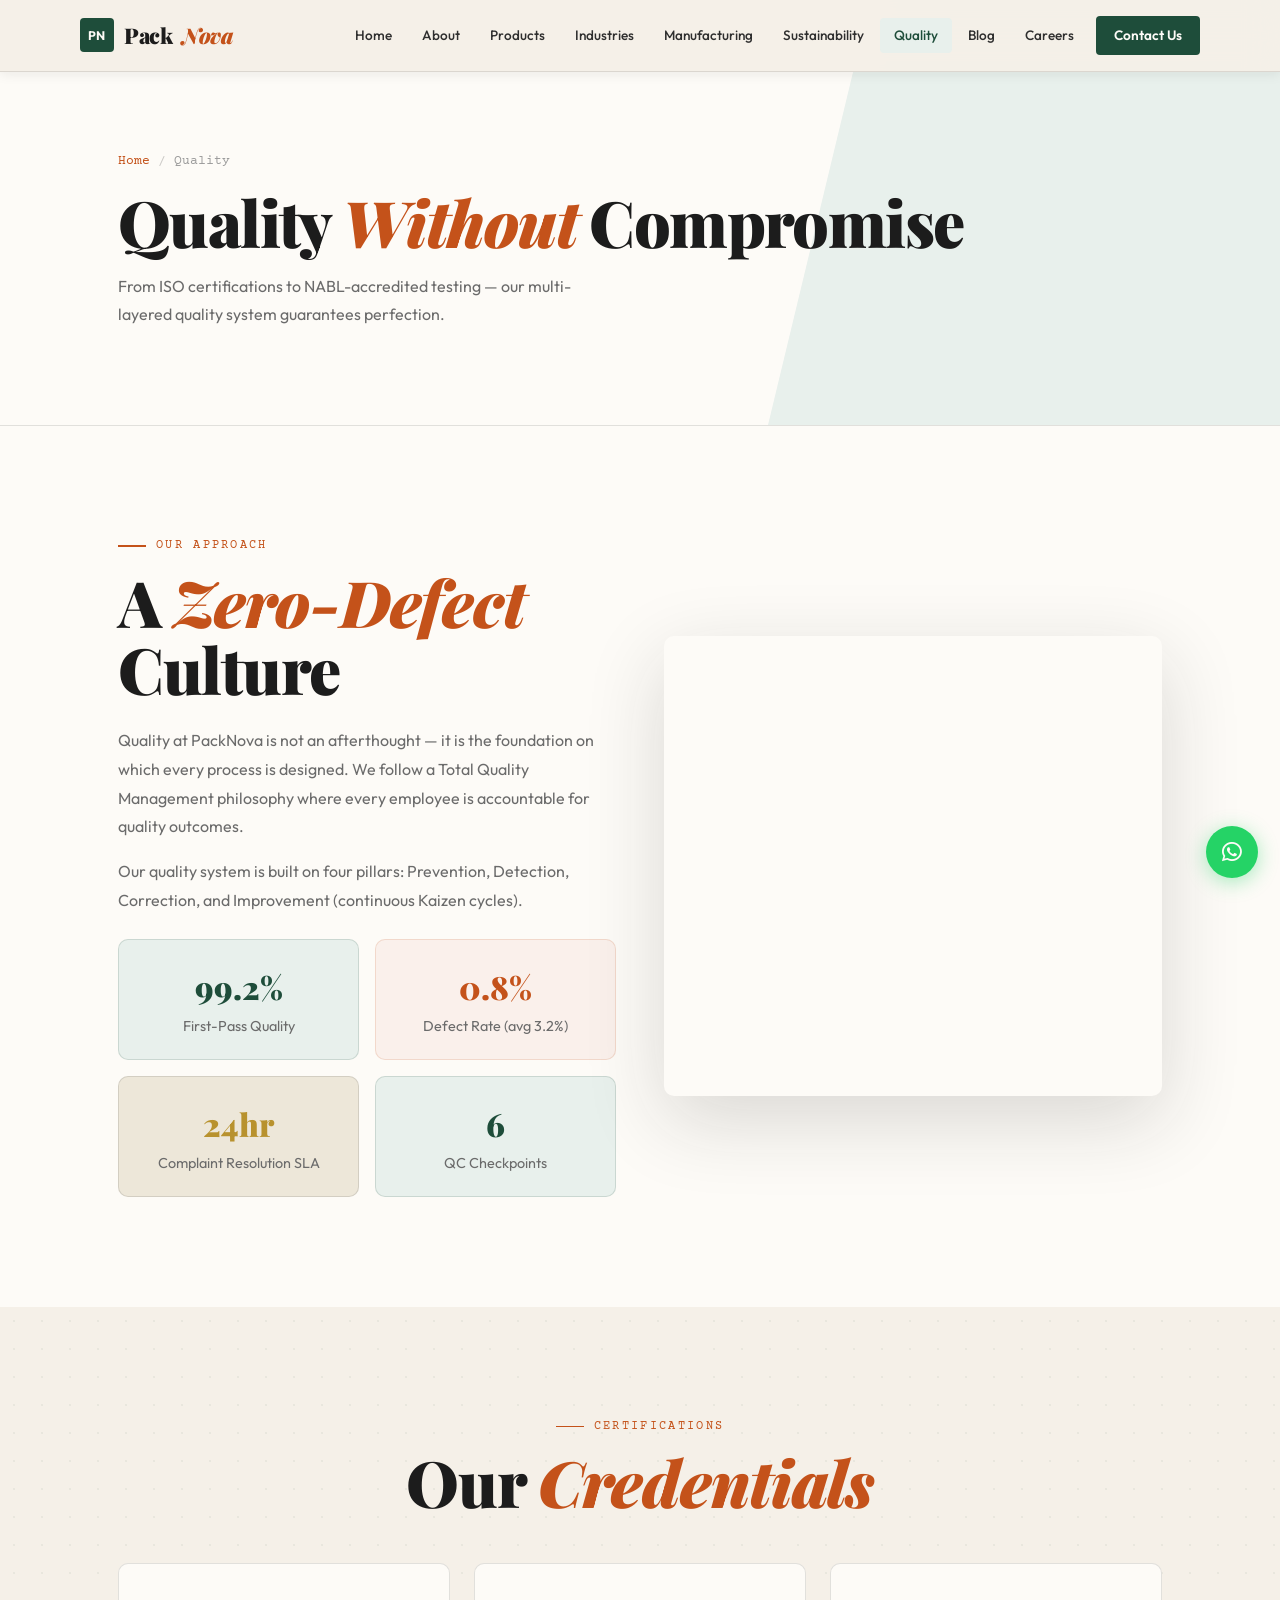
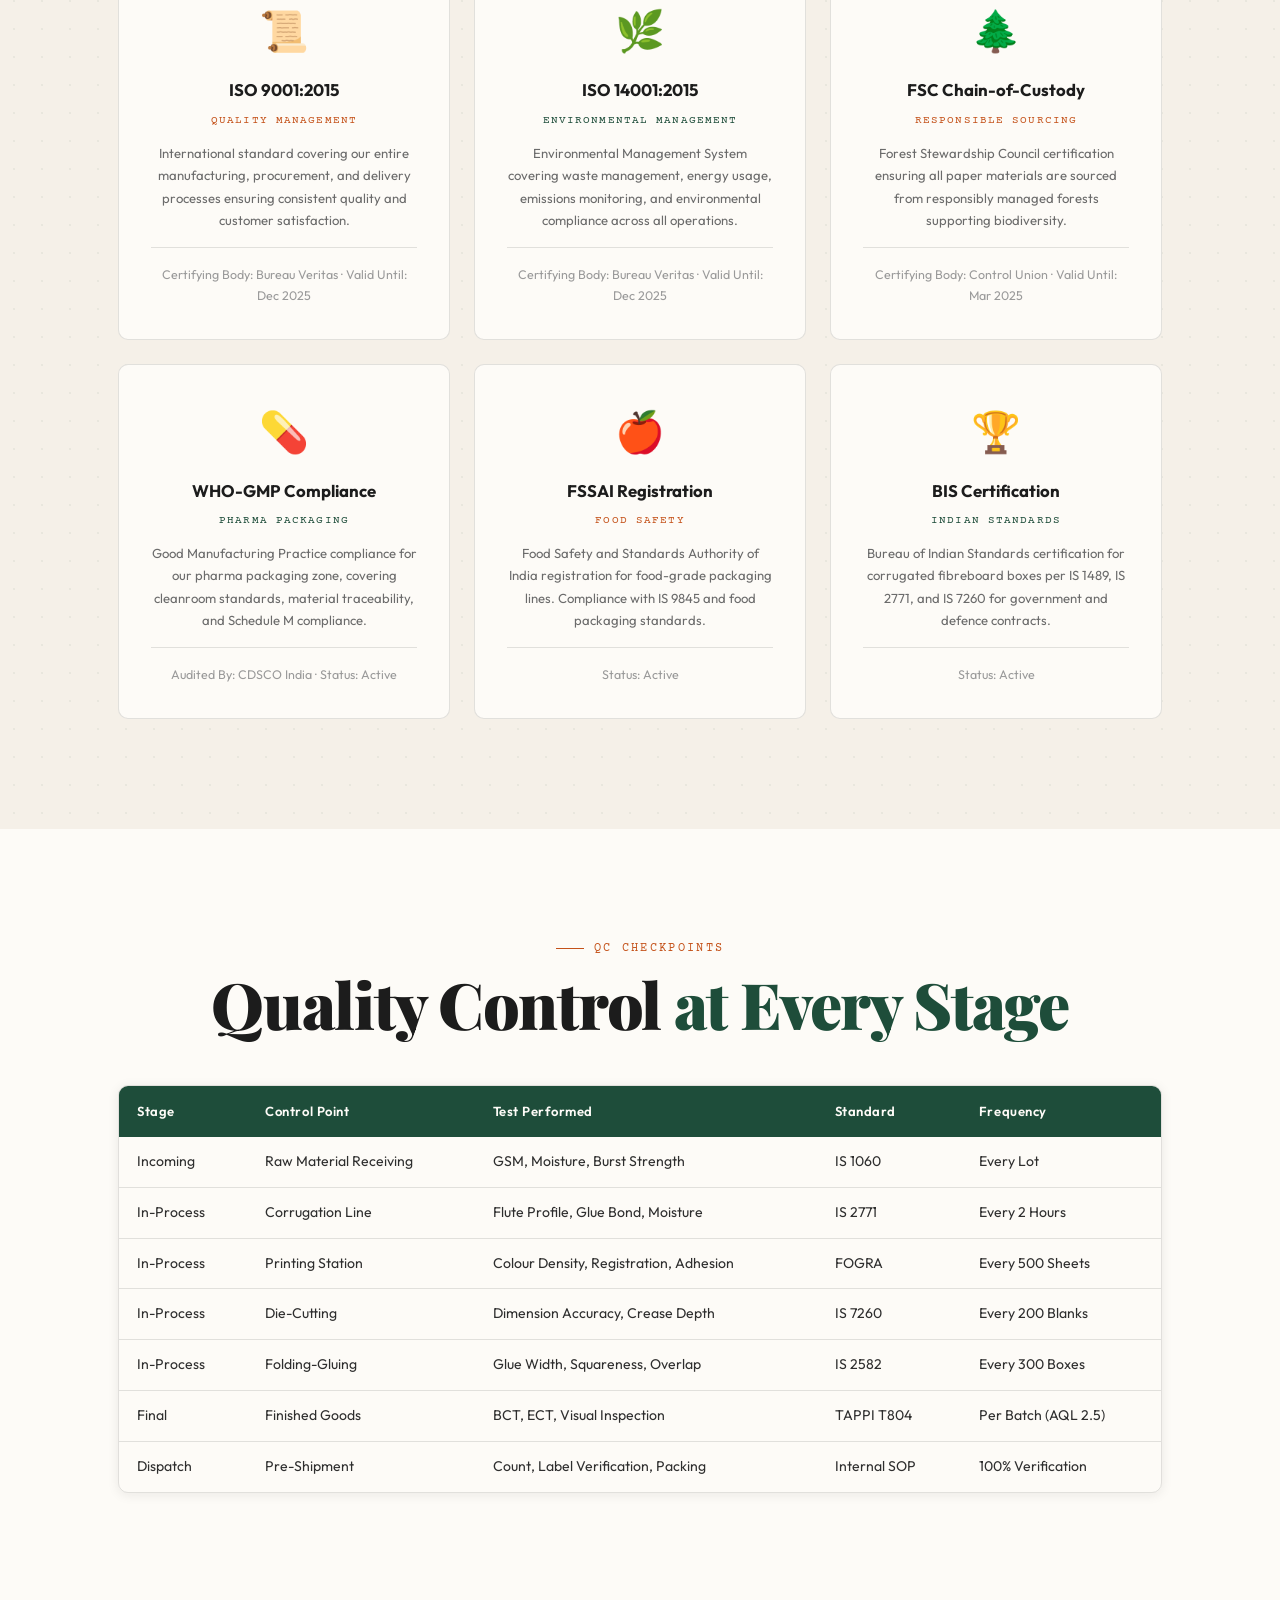
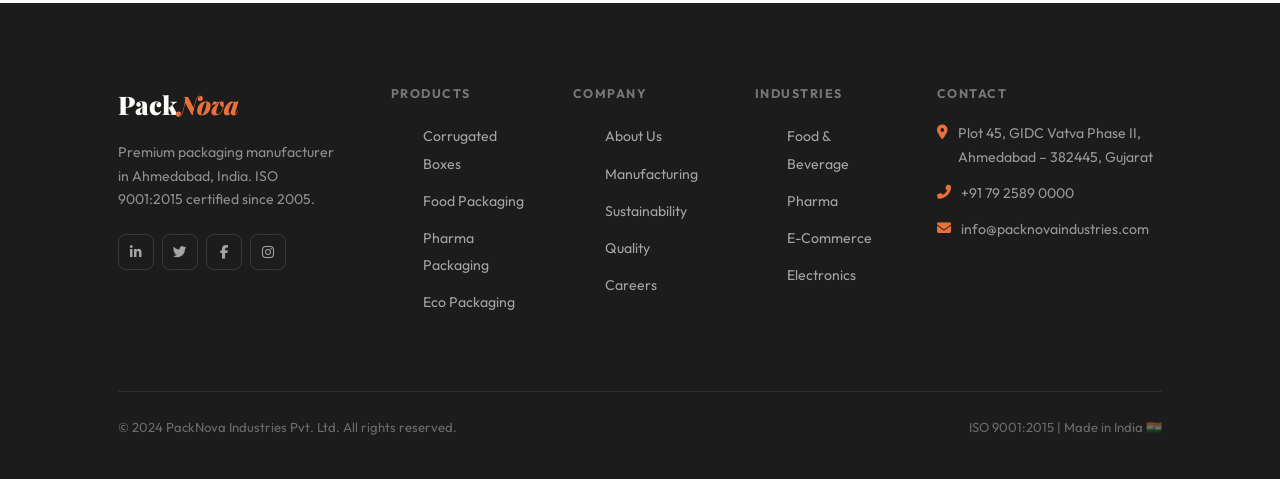
<file: quality.html>
<!DOCTYPE html>
<html lang="en">
<head>
  <meta charset="UTF-8"><meta name="viewport" content="width=device-width, initial-scale=1.0">
  <title>Quality & Certifications | PackNova Industries</title>
  <meta name="description" content="From ISO certifications to NABL-accredited testing — our multi-layered quality system guarantees perfection.">
  <link rel="stylesheet" href="https://cdn.jsdelivr.net/npm/bootstrap@5.3.2/dist/css/bootstrap.min.css">
  <link rel="stylesheet" href="https://cdnjs.cloudflare.com/ajax/libs/font-awesome/6.5.0/css/all.min.css">
  <link rel="stylesheet" href="css/style.css">
</head>
<body>
<div id="loader"><div class="loader-logo">Pack<em>Nova</em></div><div class="loader-line"><div class="loader-fill"></div></div></div>
<div id="nav-overlay" class="nav-overlay"></div><nav class="navbar">
  <div class="container-fluid px-lg-5 d-flex align-items-center gap-3">
    <a class="brand me-auto" href="index.html"><div class="brand-box">PN</div>Pack<em>Nova</em></a>
    <div class="nav-links"><a class="nav-link" href="index.html">Home</a><a class="nav-link" href="about.html">About</a><a class="nav-link" href="products.html">Products</a><a class="nav-link" href="industries.html">Industries</a><a class="nav-link" href="manufacturing.html">Manufacturing</a><a class="nav-link" href="sustainability.html">Sustainability</a><a class="nav-link active" href="quality.html">Quality</a><a class="nav-link" href="blog.html">Blog</a><a class="nav-link" href="careers.html">Careers</a><a class="nav-link nav-cta" href="contact.html">Contact Us</a></div>
    <button class="hamburger" aria-label="Menu"><span class="bar"></span><span class="bar"></span><span class="bar"></span></button>
  </div>
</nav><section class="page-hero" >
  <div class="page-hero-accent"></div>
  <div class="container px-lg-5 page-hero-content">
    <div class="breadcrumb"><a href="index.html">Home</a> <span style="color:var(--border-dark);">/</span> <span>Quality</span></div>
    <h1 class="page-hero-title">Quality <em>Without</em> Compromise</h1>
    <p class="body-text mt-3" style="max-width:480px;">From ISO certifications to NABL-accredited testing — our multi-layered quality system guarantees perfection.</p>
  </div>
</section>
<section class="section white-section">
  <div class="container px-lg-5">
    <div class="row align-items-center g-5">
      <div class="col-lg-6 reveal">
        <div class="eyebrow">Our Approach</div>
        <h2 class="display-title mb-4">A <em>Zero-Defect</em> Culture</h2>
        <p class="body-text mb-3">Quality at PackNova is not an afterthought — it is the foundation on which every process is designed. We follow a Total Quality Management philosophy where every employee is accountable for quality outcomes.</p>
        <p class="body-text mb-4">Our quality system is built on four pillars: Prevention, Detection, Correction, and Improvement (continuous Kaizen cycles).</p>
        <div class="row g-3">
          <div class="col-6"><div style="background:var(--green-pale);border:1px solid rgba(30,77,58,0.15);border-radius:var(--radius-lg);padding:20px;text-align:center;"><div style="font-family:var(--font-display);font-size:2rem;font-weight:900;color:var(--green);">99.2%</div><div class="body-text-sm">First-Pass Quality</div></div></div>
          <div class="col-6"><div style="background:var(--terra-pale);border:1px solid rgba(196,82,26,0.15);border-radius:var(--radius-lg);padding:20px;text-align:center;"><div style="font-family:var(--font-display);font-size:2rem;font-weight:900;color:var(--terra);">0.8%</div><div class="body-text-sm">Defect Rate (avg 3.2%)</div></div></div>
          <div class="col-6"><div style="background:var(--cream-dark);border:1px solid var(--border);border-radius:var(--radius-lg);padding:20px;text-align:center;"><div style="font-family:var(--font-display);font-size:2rem;font-weight:900;color:var(--gold);">24hr</div><div class="body-text-sm">Complaint Resolution SLA</div></div></div>
          <div class="col-6"><div style="background:var(--green-pale);border:1px solid rgba(30,77,58,0.15);border-radius:var(--radius-lg);padding:20px;text-align:center;"><div style="font-family:var(--font-display);font-size:2rem;font-weight:900;color:var(--green);">6</div><div class="body-text-sm">QC Checkpoints</div></div></div>
        </div>
      </div>
      <div class="col-lg-6 reveal delay-2">
        <div style="height:460px;border-radius:var(--radius-lg);background:linear-gradient(135deg,#d8e8f0,#a8c4d8) url('https://images.unsplash.com/photo-1454165804606-c3d57bc86b40?w=800&q=80') center/cover no-repeat;box-shadow:var(--shadow-lg);"></div>
      </div>
    </div>
  </div>
</section>

<section class="section cream-section pattern-bg">
  <div class="container px-lg-5">
    <div class="text-center mb-5 reveal">
      <div class="eyebrow" style="justify-content:center;">Certifications</div>
      <h2 class="display-title">Our <em>Credentials</em></h2>
    </div>
    <div class="row g-4">
      <div class="col-md-6 col-lg-4 reveal delay-1"><div class="cert-card h-100" style="padding:32px;"><div class="cert-icon">📜</div><div class="cert-name" style="font-size:1.05rem;">ISO 9001:2015</div><div style="color:var(--terra);font-size:0.7rem;font-family:var(--font-mono);letter-spacing:0.1em;margin:6px 0 12px;">QUALITY MANAGEMENT</div><div class="cert-desc">International standard covering our entire manufacturing, procurement, and delivery processes ensuring consistent quality and customer satisfaction.</div><div style="margin-top:16px;padding-top:16px;border-top:1px solid var(--border);font-size:0.78rem;color:var(--gray-light);">Certifying Body: Bureau Veritas · Valid Until: Dec 2025</div></div></div>
      <div class="col-md-6 col-lg-4 reveal delay-2"><div class="cert-card h-100" style="padding:32px;"><div class="cert-icon">🌿</div><div class="cert-name" style="font-size:1.05rem;">ISO 14001:2015</div><div style="color:var(--green);font-size:0.7rem;font-family:var(--font-mono);letter-spacing:0.1em;margin:6px 0 12px;">ENVIRONMENTAL MANAGEMENT</div><div class="cert-desc">Environmental Management System covering waste management, energy usage, emissions monitoring, and environmental compliance across all operations.</div><div style="margin-top:16px;padding-top:16px;border-top:1px solid var(--border);font-size:0.78rem;color:var(--gray-light);">Certifying Body: Bureau Veritas · Valid Until: Dec 2025</div></div></div>
      <div class="col-md-6 col-lg-4 reveal delay-3"><div class="cert-card h-100" style="padding:32px;"><div class="cert-icon">🌲</div><div class="cert-name" style="font-size:1.05rem;">FSC Chain-of-Custody</div><div style="color:var(--terra);font-size:0.7rem;font-family:var(--font-mono);letter-spacing:0.1em;margin:6px 0 12px;">RESPONSIBLE SOURCING</div><div class="cert-desc">Forest Stewardship Council certification ensuring all paper materials are sourced from responsibly managed forests supporting biodiversity.</div><div style="margin-top:16px;padding-top:16px;border-top:1px solid var(--border);font-size:0.78rem;color:var(--gray-light);">Certifying Body: Control Union · Valid Until: Mar 2025</div></div></div>
      <div class="col-md-6 col-lg-4 reveal delay-1"><div class="cert-card h-100" style="padding:32px;"><div class="cert-icon">💊</div><div class="cert-name" style="font-size:1.05rem;">WHO-GMP Compliance</div><div style="color:var(--green);font-size:0.7rem;font-family:var(--font-mono);letter-spacing:0.1em;margin:6px 0 12px;">PHARMA PACKAGING</div><div class="cert-desc">Good Manufacturing Practice compliance for our pharma packaging zone, covering cleanroom standards, material traceability, and Schedule M compliance.</div><div style="margin-top:16px;padding-top:16px;border-top:1px solid var(--border);font-size:0.78rem;color:var(--gray-light);">Audited By: CDSCO India · Status: Active</div></div></div>
      <div class="col-md-6 col-lg-4 reveal delay-2"><div class="cert-card h-100" style="padding:32px;"><div class="cert-icon">🍎</div><div class="cert-name" style="font-size:1.05rem;">FSSAI Registration</div><div style="color:var(--terra);font-size:0.7rem;font-family:var(--font-mono);letter-spacing:0.1em;margin:6px 0 12px;">FOOD SAFETY</div><div class="cert-desc">Food Safety and Standards Authority of India registration for food-grade packaging lines. Compliance with IS 9845 and food packaging standards.</div><div style="margin-top:16px;padding-top:16px;border-top:1px solid var(--border);font-size:0.78rem;color:var(--gray-light);">Status: Active</div></div></div>
      <div class="col-md-6 col-lg-4 reveal delay-3"><div class="cert-card h-100" style="padding:32px;"><div class="cert-icon">🏆</div><div class="cert-name" style="font-size:1.05rem;">BIS Certification</div><div style="color:var(--green);font-size:0.7rem;font-family:var(--font-mono);letter-spacing:0.1em;margin:6px 0 12px;">INDIAN STANDARDS</div><div class="cert-desc">Bureau of Indian Standards certification for corrugated fibreboard boxes per IS 1489, IS 2771, and IS 7260 for government and defence contracts.</div><div style="margin-top:16px;padding-top:16px;border-top:1px solid var(--border);font-size:0.78rem;color:var(--gray-light);">Status: Active</div></div></div>
    </div>
  </div>
</section>

<section class="section white-section">
  <div class="container px-lg-5">
    <div class="text-center mb-5 reveal">
      <div class="eyebrow" style="justify-content:center;">QC Checkpoints</div>
      <h2 class="display-title">Quality Control <span>at Every Stage</span></h2>
    </div>
    <div class="reveal" style="overflow-x:auto;border-radius:var(--radius-lg);overflow:hidden;border:1px solid var(--border);box-shadow:var(--shadow-sm);">
      <table class="pack-table">
        <thead><tr><th>Stage</th><th>Control Point</th><th>Test Performed</th><th>Standard</th><th>Frequency</th></tr></thead>
        <tbody>
          <tr><td>Incoming</td><td>Raw Material Receiving</td><td>GSM, Moisture, Burst Strength</td><td>IS 1060</td><td>Every Lot</td></tr>
          <tr><td>In-Process</td><td>Corrugation Line</td><td>Flute Profile, Glue Bond, Moisture</td><td>IS 2771</td><td>Every 2 Hours</td></tr>
          <tr><td>In-Process</td><td>Printing Station</td><td>Colour Density, Registration, Adhesion</td><td>FOGRA</td><td>Every 500 Sheets</td></tr>
          <tr><td>In-Process</td><td>Die-Cutting</td><td>Dimension Accuracy, Crease Depth</td><td>IS 7260</td><td>Every 200 Blanks</td></tr>
          <tr><td>In-Process</td><td>Folding-Gluing</td><td>Glue Width, Squareness, Overlap</td><td>IS 2582</td><td>Every 300 Boxes</td></tr>
          <tr><td>Final</td><td>Finished Goods</td><td>BCT, ECT, Visual Inspection</td><td>TAPPI T804</td><td>Per Batch (AQL 2.5)</td></tr>
          <tr><td>Dispatch</td><td>Pre-Shipment</td><td>Count, Label Verification, Packing</td><td>Internal SOP</td><td>100% Verification</td></tr>
        </tbody>
      </table>
    </div>
  </div>
</section>
<footer class="footer">
  <div class="container px-lg-5">
    <div class="row g-5">
      <div class="col-lg-3 col-md-6"><div class="footer-logo-text">Pack<em>Nova</em></div><p class="footer-desc">Premium packaging manufacturer in Ahmedabad, India. ISO 9001:2015 certified since 2005.</p><div class="footer-social"><a href="#"><i class="fab fa-linkedin-in"></i></a><a href="#"><i class="fab fa-twitter"></i></a><a href="#"><i class="fab fa-facebook-f"></i></a><a href="#"><i class="fab fa-instagram"></i></a></div></div>
      <div class="col-lg-2 col-md-6"><div class="footer-h">Products</div><ul class="footer-links"><li><a href="products.html">Corrugated Boxes</a></li><li><a href="products.html">Food Packaging</a></li><li><a href="products.html">Pharma Packaging</a></li><li><a href="products.html">Eco Packaging</a></li></ul></div>
      <div class="col-lg-2 col-md-6"><div class="footer-h">Company</div><ul class="footer-links"><li><a href="about.html">About Us</a></li><li><a href="manufacturing.html">Manufacturing</a></li><li><a href="sustainability.html">Sustainability</a></li><li><a href="quality.html">Quality</a></li><li><a href="careers.html">Careers</a></li></ul></div>
      <div class="col-lg-2 col-md-6"><div class="footer-h">Industries</div><ul class="footer-links"><li><a href="industries.html">Food & Beverage</a></li><li><a href="industries.html">Pharma</a></li><li><a href="industries.html">E-Commerce</a></li><li><a href="industries.html">Electronics</a></li></ul></div>
      <div class="col-lg-3"><div class="footer-h">Contact</div><div class="footer-contact-row"><i class="fas fa-map-marker-alt"></i><div>Plot 45, GIDC Vatva Phase II, Ahmedabad – 382445, Gujarat</div></div><div class="footer-contact-row"><i class="fas fa-phone-alt"></i><div>+91 79 2589 0000</div></div><div class="footer-contact-row"><i class="fas fa-envelope"></i><div>info@packnovaindustries.com</div></div></div>
    </div>
    <div class="footer-bottom"><p>© 2024 PackNova Industries Pvt. Ltd. All rights reserved.</p><p>ISO 9001:2015 | Made in India 🇮🇳</p></div>
  </div>
</footer>
<div id="btt"><i class="fas fa-chevron-up"></i></div>
<a id="wa" href="https://wa.me/919825000000" target="_blank"><i class="fab fa-whatsapp"></i></a>
<script src="https://cdn.jsdelivr.net/npm/bootstrap@5.3.2/dist/js/bootstrap.bundle.min.js"></script>
<script src="js/script.js"></script>
</body></html>
</file>
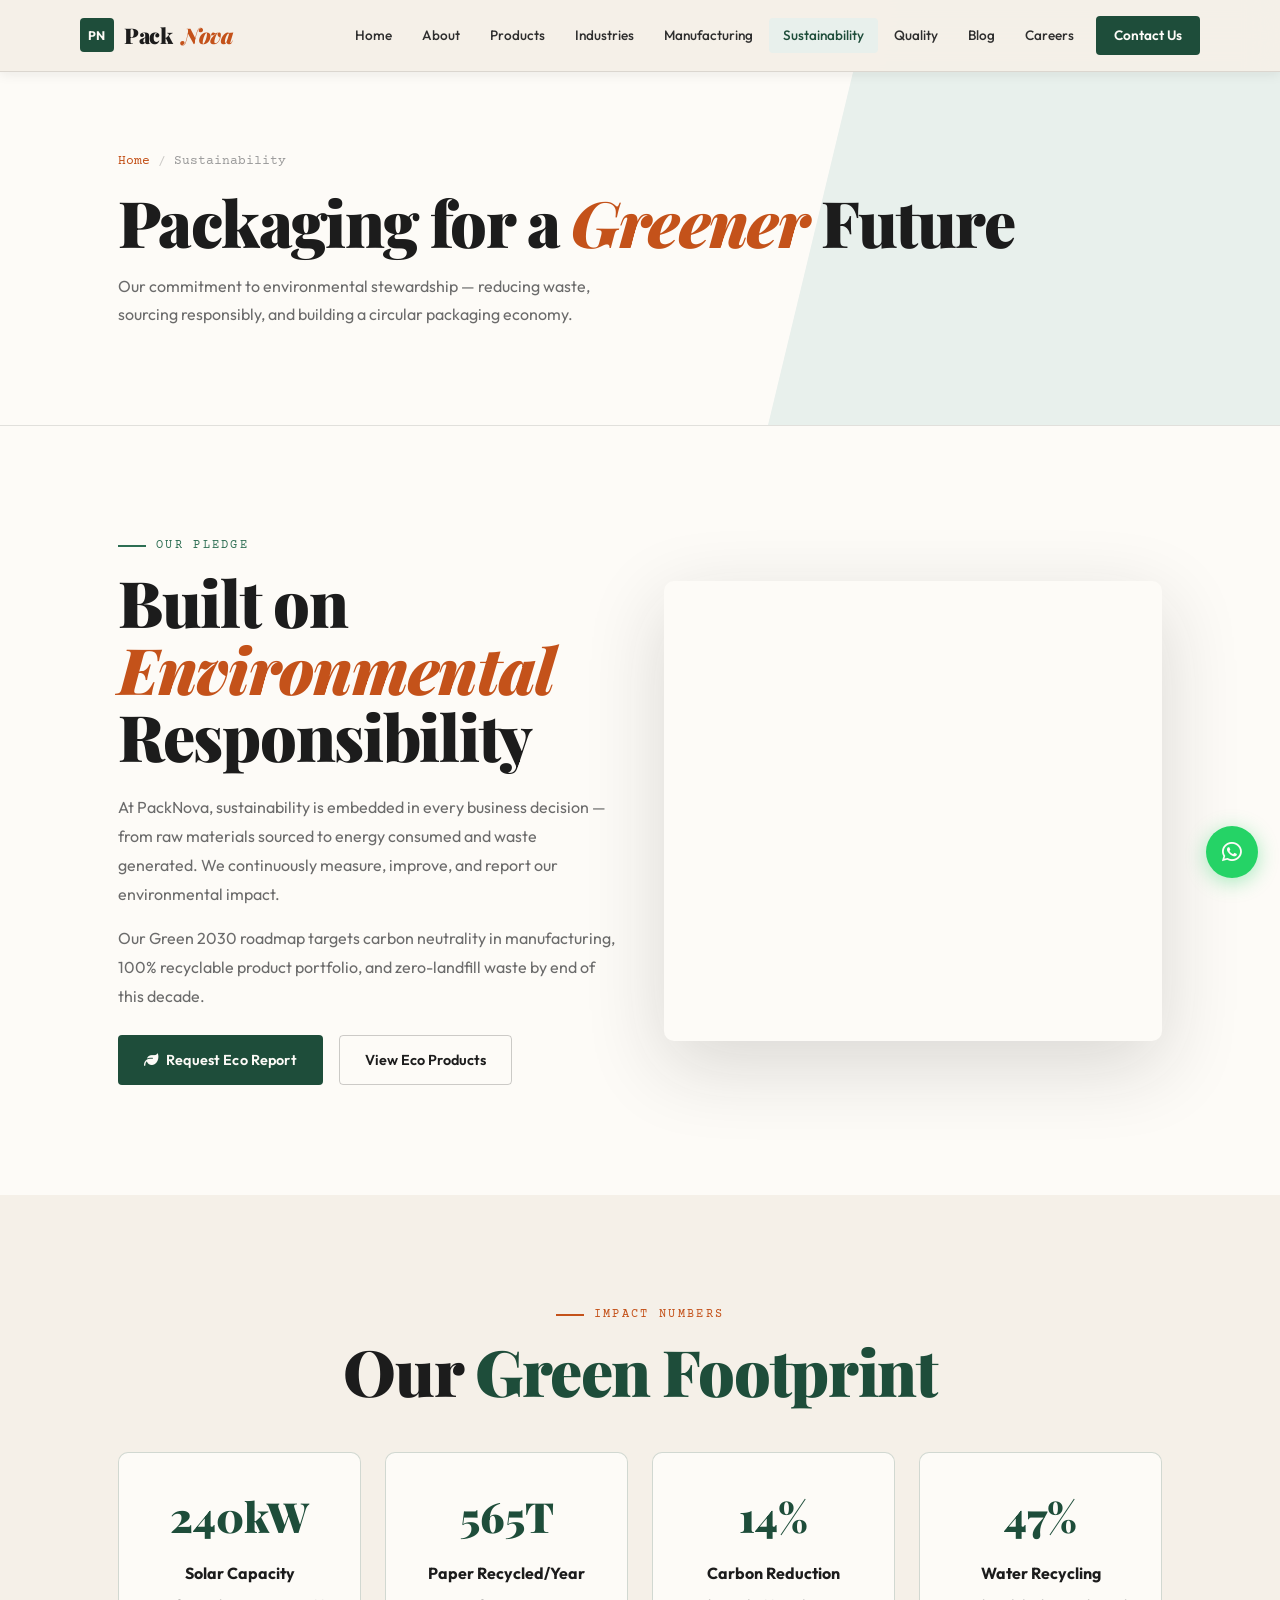
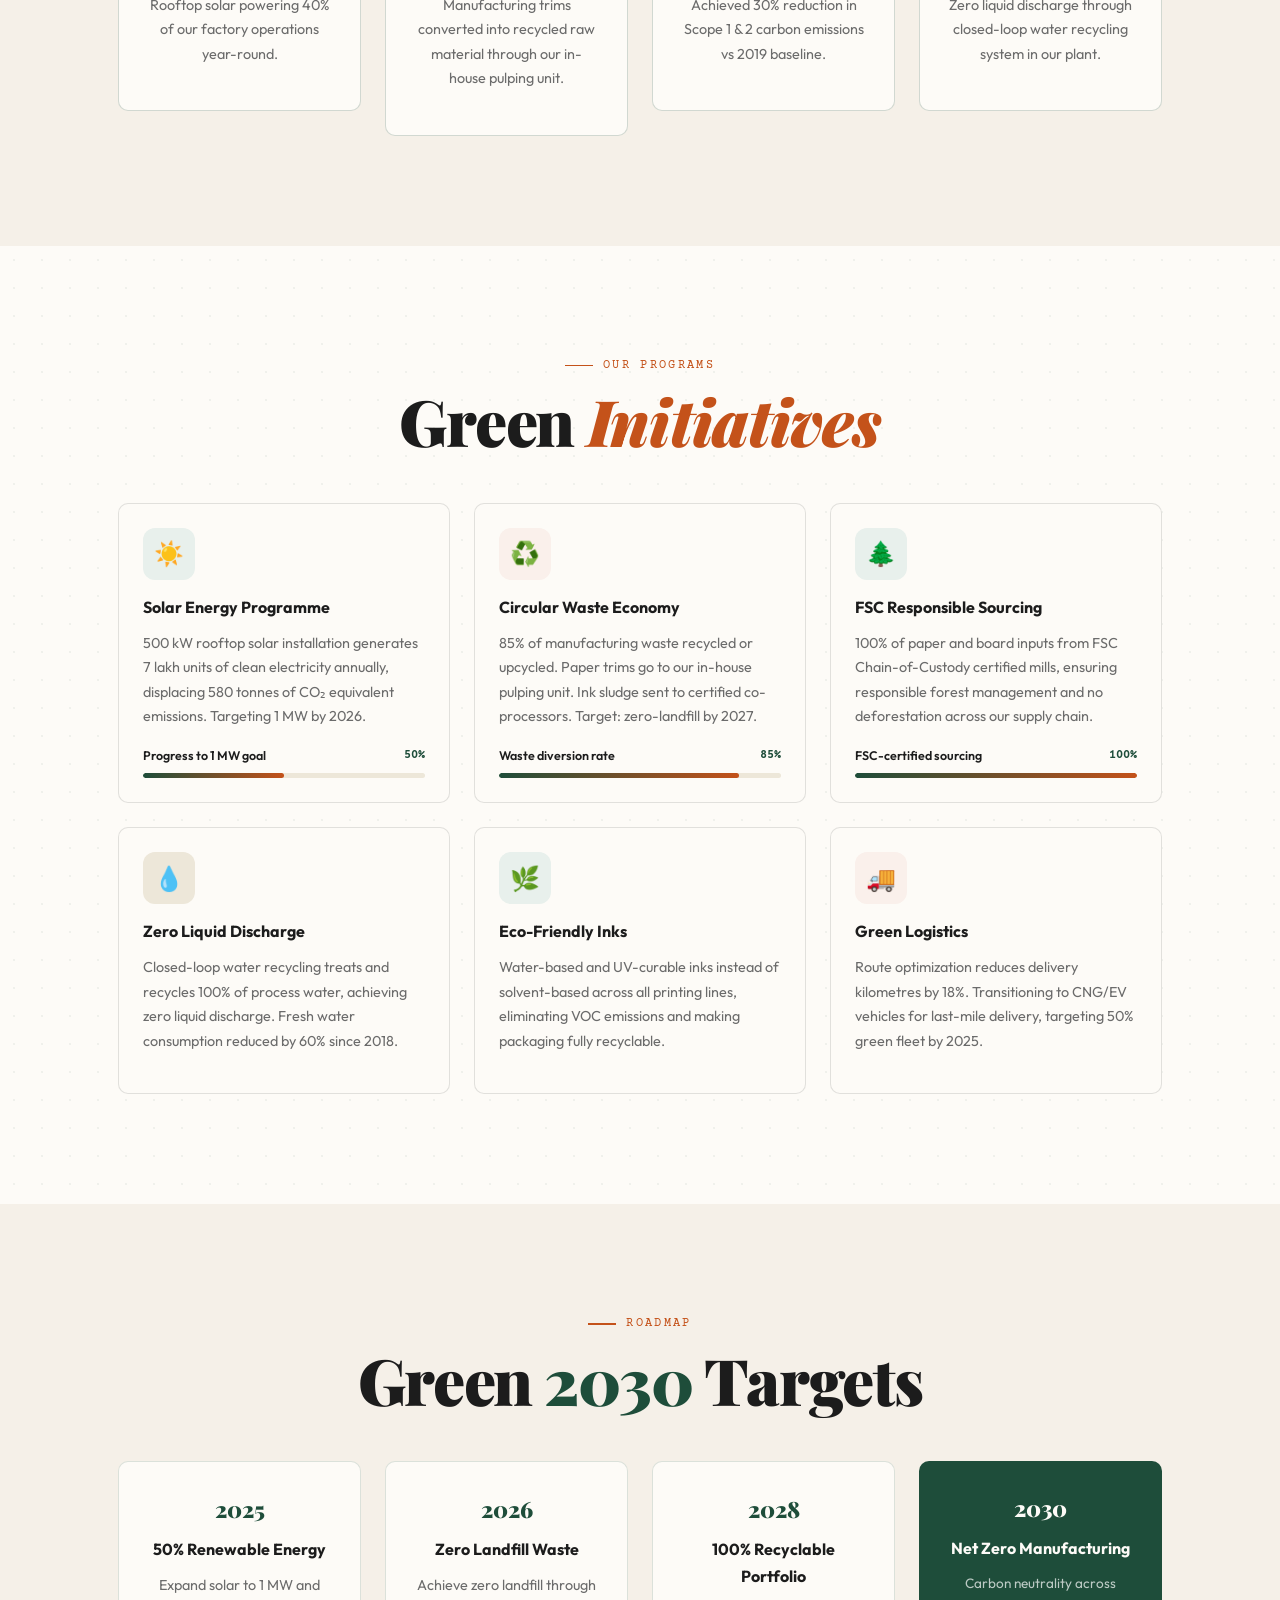
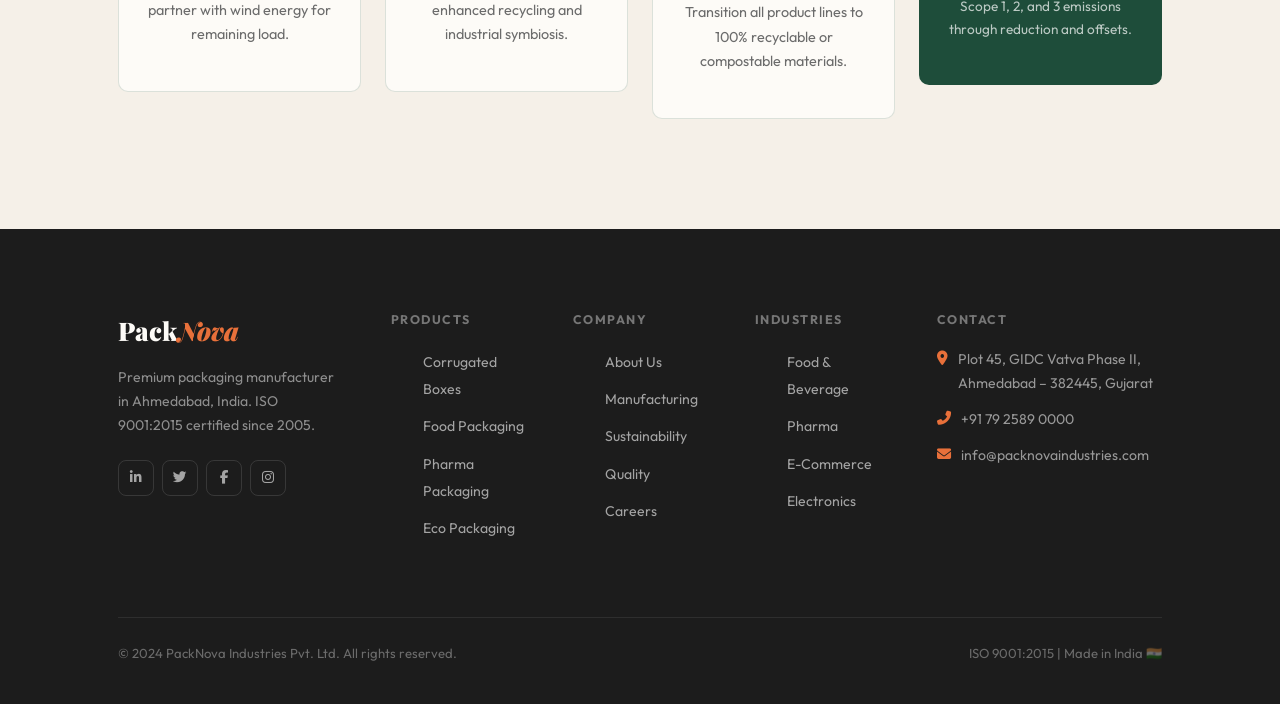
<file: sustainability.html>
<!DOCTYPE html>
<html lang="en">
<head>
  <meta charset="UTF-8"><meta name="viewport" content="width=device-width, initial-scale=1.0">
  <title>Sustainability | PackNova Industries</title>
  <meta name="description" content="Our commitment to environmental stewardship — reducing waste, sourcing responsibly, and building a circular packaging economy.">
  <link rel="stylesheet" href="https://cdn.jsdelivr.net/npm/bootstrap@5.3.2/dist/css/bootstrap.min.css">
  <link rel="stylesheet" href="https://cdnjs.cloudflare.com/ajax/libs/font-awesome/6.5.0/css/all.min.css">
  <link rel="stylesheet" href="css/style.css">
</head>
<body>
<div id="loader"><div class="loader-logo">Pack<em>Nova</em></div><div class="loader-line"><div class="loader-fill"></div></div></div>
<div id="nav-overlay" class="nav-overlay"></div><nav class="navbar">
  <div class="container-fluid px-lg-5 d-flex align-items-center gap-3">
    <a class="brand me-auto" href="index.html"><div class="brand-box">PN</div>Pack<em>Nova</em></a>
    <div class="nav-links"><a class="nav-link" href="index.html">Home</a><a class="nav-link" href="about.html">About</a><a class="nav-link" href="products.html">Products</a><a class="nav-link" href="industries.html">Industries</a><a class="nav-link" href="manufacturing.html">Manufacturing</a><a class="nav-link active" href="sustainability.html">Sustainability</a><a class="nav-link" href="quality.html">Quality</a><a class="nav-link" href="blog.html">Blog</a><a class="nav-link" href="careers.html">Careers</a><a class="nav-link nav-cta" href="contact.html">Contact Us</a></div>
    <button class="hamburger" aria-label="Menu"><span class="bar"></span><span class="bar"></span><span class="bar"></span></button>
  </div>
</nav><section class="page-hero" >
  <div class="page-hero-accent"></div>
  <div class="container px-lg-5 page-hero-content">
    <div class="breadcrumb"><a href="index.html">Home</a> <span style="color:var(--border-dark);">/</span> <span>Sustainability</span></div>
    <h1 class="page-hero-title">Packaging for a <em>Greener</em> Future</h1>
    <p class="body-text mt-3" style="max-width:480px;">Our commitment to environmental stewardship — reducing waste, sourcing responsibly, and building a circular packaging economy.</p>
  </div>
</section>
<section class="section white-section">
  <div class="container px-lg-5">
    <div class="row align-items-center g-5">
      <div class="col-lg-6 reveal">
        <div class="eyebrow eyebrow-green">Our Pledge</div>
        <h2 class="display-title mb-4">Built on <em>Environmental</em> Responsibility</h2>
        <p class="body-text mb-3">At PackNova, sustainability is embedded in every business decision — from raw materials sourced to energy consumed and waste generated. We continuously measure, improve, and report our environmental impact.</p>
        <p class="body-text mb-4">Our Green 2030 roadmap targets carbon neutrality in manufacturing, 100% recyclable product portfolio, and zero-landfill waste by end of this decade.</p>
        <div class="d-flex gap-3 flex-wrap">
          <a href="contact.html" class="btn-green"><i class="fas fa-leaf"></i> Request Eco Report</a>
          <a href="products.html" class="btn-outline">View Eco Products</a>
        </div>
      </div>
      <div class="col-lg-6 reveal delay-2">
        <div style="height:460px;border-radius:var(--radius-lg);background:linear-gradient(135deg,#c5e8d4,#8ec4a8) url('https://images.unsplash.com/photo-1518531933037-91b2f5f229cc?w=800&q=80') center/cover no-repeat;box-shadow:var(--shadow-lg);"></div>
      </div>
    </div>
  </div>
</section>

<section class="section cream-section">
  <div class="container px-lg-5">
    <div class="text-center mb-5 reveal">
      <div class="eyebrow" style="justify-content:center;">Impact Numbers</div>
      <h2 class="display-title">Our <span>Green Footprint</span></h2>
    </div>
    <div class="row g-4">
      <div class="col-md-6 col-lg-3 reveal delay-1"><div class="eco-card"><div class="eco-val" data-target="500" data-suffix="kW">0kW</div><div style="font-weight:700;margin:8px 0 6px;">Solar Capacity</div><p class="body-text-sm">Rooftop solar powering 40% of our factory operations year-round.</p></div></div>
      <div class="col-md-6 col-lg-3 reveal delay-2"><div class="eco-card"><div class="eco-val" data-target="1200" data-suffix="T">0T</div><div style="font-weight:700;margin:8px 0 6px;">Paper Recycled/Year</div><p class="body-text-sm">Manufacturing trims converted into recycled raw material through our in-house pulping unit.</p></div></div>
      <div class="col-md-6 col-lg-3 reveal delay-3"><div class="eco-card"><div class="eco-val" data-target="30" data-suffix="%">0%</div><div style="font-weight:700;margin:8px 0 6px;">Carbon Reduction</div><p class="body-text-sm">Achieved 30% reduction in Scope 1 & 2 carbon emissions vs 2019 baseline.</p></div></div>
      <div class="col-md-6 col-lg-3 reveal delay-4"><div class="eco-card"><div class="eco-val" data-target="100" data-suffix="%">0%</div><div style="font-weight:700;margin:8px 0 6px;">Water Recycling</div><p class="body-text-sm">Zero liquid discharge through closed-loop water recycling system in our plant.</p></div></div>
    </div>
  </div>
</section>

<section class="section white-section pattern-bg">
  <div class="container px-lg-5">
    <div class="text-center mb-5 reveal">
      <div class="eyebrow" style="justify-content:center;">Our Programs</div>
      <h2 class="display-title">Green <em>Initiatives</em></h2>
    </div>
    <div class="row g-4">
      <div class="col-md-6 col-lg-4 reveal delay-1"><div class="card-white p-4 h-100"><div class="feat-icon fi-green" style="font-size:1.5rem;">☀️</div><div style="font-weight:700;margin-bottom:10px;">Solar Energy Programme</div><p class="body-text-sm mb-3">500 kW rooftop solar installation generates 7 lakh units of clean electricity annually, displacing 580 tonnes of CO₂ equivalent emissions. Targeting 1 MW by 2026.</p><div class="prog-item" style="margin:0;"><div class="prog-header"><span class="prog-label" style="font-size:0.78rem;">Progress to 1 MW goal</span><span class="prog-pct" style="font-size:0.78rem;">50%</span></div><div class="prog-track"><div class="prog-fill" data-width="50%"></div></div></div></div></div>
      <div class="col-md-6 col-lg-4 reveal delay-2"><div class="card-white p-4 h-100"><div class="feat-icon fi-terra" style="font-size:1.5rem;">♻️</div><div style="font-weight:700;margin-bottom:10px;">Circular Waste Economy</div><p class="body-text-sm mb-3">85% of manufacturing waste recycled or upcycled. Paper trims go to our in-house pulping unit. Ink sludge sent to certified co-processors. Target: zero-landfill by 2027.</p><div class="prog-item" style="margin:0;"><div class="prog-header"><span class="prog-label" style="font-size:0.78rem;">Waste diversion rate</span><span class="prog-pct" style="font-size:0.78rem;">85%</span></div><div class="prog-track"><div class="prog-fill" data-width="85%"></div></div></div></div></div>
      <div class="col-md-6 col-lg-4 reveal delay-3"><div class="card-white p-4 h-100"><div class="feat-icon fi-green" style="font-size:1.5rem;">🌲</div><div style="font-weight:700;margin-bottom:10px;">FSC Responsible Sourcing</div><p class="body-text-sm mb-3">100% of paper and board inputs from FSC Chain-of-Custody certified mills, ensuring responsible forest management and no deforestation across our supply chain.</p><div class="prog-item" style="margin:0;"><div class="prog-header"><span class="prog-label" style="font-size:0.78rem;">FSC-certified sourcing</span><span class="prog-pct" style="font-size:0.78rem;">100%</span></div><div class="prog-track"><div class="prog-fill" data-width="100%"></div></div></div></div></div>
      <div class="col-md-6 col-lg-4 reveal delay-1"><div class="card-white p-4 h-100"><div class="feat-icon fi-cream" style="font-size:1.5rem;">💧</div><div style="font-weight:700;margin-bottom:10px;">Zero Liquid Discharge</div><p class="body-text-sm">Closed-loop water recycling treats and recycles 100% of process water, achieving zero liquid discharge. Fresh water consumption reduced by 60% since 2018.</p></div></div>
      <div class="col-md-6 col-lg-4 reveal delay-2"><div class="card-white p-4 h-100"><div class="feat-icon fi-green" style="font-size:1.5rem;">🌿</div><div style="font-weight:700;margin-bottom:10px;">Eco-Friendly Inks</div><p class="body-text-sm">Water-based and UV-curable inks instead of solvent-based across all printing lines, eliminating VOC emissions and making packaging fully recyclable.</p></div></div>
      <div class="col-md-6 col-lg-4 reveal delay-3"><div class="card-white p-4 h-100"><div class="feat-icon fi-terra" style="font-size:1.5rem;">🚚</div><div style="font-weight:700;margin-bottom:10px;">Green Logistics</div><p class="body-text-sm">Route optimization reduces delivery kilometres by 18%. Transitioning to CNG/EV vehicles for last-mile delivery, targeting 50% green fleet by 2025.</p></div></div>
    </div>
  </div>
</section>

<section class="section cream-section">
  <div class="container px-lg-5">
    <div class="text-center mb-5 reveal">
      <div class="eyebrow" style="justify-content:center;">Roadmap</div>
      <h2 class="display-title">Green <span>2030</span> Targets</h2>
    </div>
    <div class="row g-4">
      <div class="col-md-6 col-lg-3 reveal delay-1"><div style="background:var(--white);border:1px solid rgba(30,77,58,0.15);border-radius:var(--radius-lg);padding:28px;text-align:center;"><div style="font-family:var(--font-display);font-size:1.4rem;font-weight:900;color:var(--green);">2025</div><div style="font-weight:700;margin:8px 0 10px;">50% Renewable Energy</div><p class="body-text-sm">Expand solar to 1 MW and partner with wind energy for remaining load.</p></div></div>
      <div class="col-md-6 col-lg-3 reveal delay-2"><div style="background:var(--white);border:1px solid rgba(30,77,58,0.15);border-radius:var(--radius-lg);padding:28px;text-align:center;"><div style="font-family:var(--font-display);font-size:1.4rem;font-weight:900;color:var(--green);">2026</div><div style="font-weight:700;margin:8px 0 10px;">Zero Landfill Waste</div><p class="body-text-sm">Achieve zero landfill through enhanced recycling and industrial symbiosis.</p></div></div>
      <div class="col-md-6 col-lg-3 reveal delay-3"><div style="background:var(--white);border:1px solid rgba(30,77,58,0.15);border-radius:var(--radius-lg);padding:28px;text-align:center;"><div style="font-family:var(--font-display);font-size:1.4rem;font-weight:900;color:var(--green);">2028</div><div style="font-weight:700;margin:8px 0 10px;">100% Recyclable Portfolio</div><p class="body-text-sm">Transition all product lines to 100% recyclable or compostable materials.</p></div></div>
      <div class="col-md-6 col-lg-3 reveal delay-4"><div style="background:var(--green);border-radius:var(--radius-lg);padding:28px;text-align:center;"><div style="font-family:var(--font-display);font-size:1.4rem;font-weight:900;color:var(--white);">2030</div><div style="font-weight:700;margin:8px 0 10px;color:var(--white);">Net Zero Manufacturing</div><p style="font-size:0.85rem;color:rgba(255,255,255,0.7);">Carbon neutrality across Scope 1, 2, and 3 emissions through reduction and offsets.</p></div></div>
    </div>
  </div>
</section>
<footer class="footer">
  <div class="container px-lg-5">
    <div class="row g-5">
      <div class="col-lg-3 col-md-6"><div class="footer-logo-text">Pack<em>Nova</em></div><p class="footer-desc">Premium packaging manufacturer in Ahmedabad, India. ISO 9001:2015 certified since 2005.</p><div class="footer-social"><a href="#"><i class="fab fa-linkedin-in"></i></a><a href="#"><i class="fab fa-twitter"></i></a><a href="#"><i class="fab fa-facebook-f"></i></a><a href="#"><i class="fab fa-instagram"></i></a></div></div>
      <div class="col-lg-2 col-md-6"><div class="footer-h">Products</div><ul class="footer-links"><li><a href="products.html">Corrugated Boxes</a></li><li><a href="products.html">Food Packaging</a></li><li><a href="products.html">Pharma Packaging</a></li><li><a href="products.html">Eco Packaging</a></li></ul></div>
      <div class="col-lg-2 col-md-6"><div class="footer-h">Company</div><ul class="footer-links"><li><a href="about.html">About Us</a></li><li><a href="manufacturing.html">Manufacturing</a></li><li><a href="sustainability.html">Sustainability</a></li><li><a href="quality.html">Quality</a></li><li><a href="careers.html">Careers</a></li></ul></div>
      <div class="col-lg-2 col-md-6"><div class="footer-h">Industries</div><ul class="footer-links"><li><a href="industries.html">Food & Beverage</a></li><li><a href="industries.html">Pharma</a></li><li><a href="industries.html">E-Commerce</a></li><li><a href="industries.html">Electronics</a></li></ul></div>
      <div class="col-lg-3"><div class="footer-h">Contact</div><div class="footer-contact-row"><i class="fas fa-map-marker-alt"></i><div>Plot 45, GIDC Vatva Phase II, Ahmedabad – 382445, Gujarat</div></div><div class="footer-contact-row"><i class="fas fa-phone-alt"></i><div>+91 79 2589 0000</div></div><div class="footer-contact-row"><i class="fas fa-envelope"></i><div>info@packnovaindustries.com</div></div></div>
    </div>
    <div class="footer-bottom"><p>© 2024 PackNova Industries Pvt. Ltd. All rights reserved.</p><p>ISO 9001:2015 | Made in India 🇮🇳</p></div>
  </div>
</footer>
<div id="btt"><i class="fas fa-chevron-up"></i></div>
<a id="wa" href="https://wa.me/919825000000" target="_blank"><i class="fab fa-whatsapp"></i></a>
<script src="https://cdn.jsdelivr.net/npm/bootstrap@5.3.2/dist/js/bootstrap.bundle.min.js"></script>
<script src="js/script.js"></script>
</body></html>
</file>
<file: css/style.css>
/* ============================================================
   PackNova Industries — Light Theme
   Aesthetic: Clean Industrial Editorial
   Palette: Cream · Forest Green · Terracotta · Charcoal
   ============================================================ */

@import url('https://fonts.googleapis.com/css2?family=Playfair+Display:ital,wght@0,700;0,800;0,900;1,700;1,800&family=Outfit:wght@300;400;500;600;700&family=Courier+Prime:wght@400;700&display=swap');

/* ── Variables ── */
:root {
  --cream:      #f5f0e8;
  --cream-dark: #ede7d9;
  --white:      #fdfbf7;
  --charcoal:   #1c1c1c;
  --charcoal-2: #2e2e2e;
  --green:      #1e4d3a;
  --green-light:#2d6e53;
  --green-pale: #e8f0ec;
  --terra:      #c4521a;
  --terra-light:#e8703a;
  --terra-pale: #faf0eb;
  --gold:       #b8922e;
  --gray:       #6b6b6b;
  --gray-light: #9a9a9a;
  --border:     rgba(28,28,28,0.12);
  --border-dark:rgba(28,28,28,0.22);

  --font-display: 'Playfair Display', Georgia, serif;
  --font-body:    'Outfit', sans-serif;
  --font-mono:    'Courier Prime', monospace;

  --nav-h: 72px;
  --radius: 4px;
  --radius-lg: 10px;
  --transition: 0.32s cubic-bezier(0.4, 0, 0.2, 1);
  --shadow-sm: 0 2px 12px rgba(28,28,28,0.08);
  --shadow:    0 8px 40px rgba(28,28,28,0.12);
  --shadow-lg: 0 24px 80px rgba(28,28,28,0.16);
}

/* ── Reset ── */
*, *::before, *::after { box-sizing: border-box; margin: 0; padding: 0; }
html { scroll-behavior: smooth; overflow-x: hidden; }
body {
  font-family: var(--font-body);
  background: var(--cream);
  color: var(--charcoal);
  overflow-x: hidden;
  line-height: 1.7;
}
body.menu-open { overflow: hidden; }
img { max-width: 100%; display: block; }
a { color: inherit; text-decoration: none; transition: var(--transition); }

/* ── Custom Scrollbar ── */
::-webkit-scrollbar { width: 5px; }
::-webkit-scrollbar-track { background: var(--cream-dark); }
::-webkit-scrollbar-thumb { background: var(--green); border-radius: 99px; }

/* ── Loading Screen ── */
#loader {
  position: fixed; inset: 0; z-index: 99999;
  background: var(--white);
  display: flex; align-items: center; justify-content: center;
  flex-direction: column; gap: 24px;
}
.loader-logo {
  font-family: var(--font-display);
  font-size: clamp(2rem, 5vw, 3.5rem);
  font-weight: 900;
  color: var(--charcoal);
  letter-spacing: -0.02em;
}
.loader-logo em { color: var(--terra); font-style: italic; }
.loader-line {
  width: 180px; height: 2px;
  background: var(--cream-dark);
  border-radius: 99px; overflow: hidden;
}
.loader-fill {
  height: 100%; width: 0;
  background: linear-gradient(90deg, var(--green), var(--terra));
  animation: fill 1.6s ease forwards;
}
@keyframes fill { to { width: 100%; } }
#loader.out { opacity: 0; pointer-events: none; transition: opacity 0.5s ease; }

/* ── Navbar ── */
.navbar {
  position: fixed; top: 0; left: 0; right: 0;
  height: var(--nav-h); z-index: 9000;
  padding: 0 2rem;
  display: flex; align-items: center;
  background: rgba(245, 240, 232, 0);
  border-bottom: 1px solid transparent;
  transition: background 0.4s ease, border-color 0.4s ease, box-shadow 0.4s ease;
}
.navbar.scrolled {
  background: rgba(245, 240, 232, 0.96);
  border-color: var(--border);
  box-shadow: var(--shadow-sm);
  backdrop-filter: blur(16px);
}
.brand {
  font-family: var(--font-display);
  font-size: 1.35rem;
  font-weight: 900;
  letter-spacing: -0.02em;
  display: flex; align-items: center; gap: 10px;
  white-space: nowrap;
}
.brand-box {
  width: 34px; height: 34px;
  background: var(--green);
  border-radius: var(--radius);
  display: flex; align-items: center; justify-content: center;
  color: var(--white);
  font-family: var(--font-body);
  font-size: 0.78rem; font-weight: 700;
  letter-spacing: 0.02em;
}
.brand em { color: var(--terra); font-style: italic; }

.nav-links { display: flex; gap: 2px; align-items: center; }
.nav-link {
  font-size: 0.85rem; font-weight: 500;
  color: var(--charcoal-2);
  padding: 6px 14px;
  border-radius: var(--radius);
  position: relative;
  transition: var(--transition);
}
.nav-link:hover, .nav-link.active { color: var(--green); background: var(--green-pale); }
.nav-cta {
  background: var(--green) !important;
  color: var(--white) !important;
  border-radius: var(--radius);
  padding: 8px 18px !important;
  font-weight: 600;
  margin-left: 6px;
}
.nav-cta:hover { background: var(--green-light) !important; transform: translateY(-1px); box-shadow: 0 4px 14px rgba(30,77,58,0.3); }

/* Hamburger */
.hamburger {
  display: none;
  flex-direction: column; gap: 5px;
  cursor: pointer; padding: 6px; border: none; background: none;
}
.hamburger .bar {
  width: 24px; height: 2px;
  background: var(--charcoal);
  border-radius: 2px;
  transition: var(--transition);
}
.hamburger.open .bar:nth-child(1) { transform: translateY(7px) rotate(45deg); }
.hamburger.open .bar:nth-child(2) { opacity: 0; }
.hamburger.open .bar:nth-child(3) { transform: translateY(-7px) rotate(-45deg); }

@media (max-width: 991.98px) {
  .hamburger { display: flex; }
  .nav-links {
    position: fixed; top: 0; right: 0; bottom: 0;
    width: min(300px, 85vw);
    background: var(--white);
    border-left: 1px solid var(--border);
    flex-direction: column; align-items: flex-start;
    padding: 90px 28px 40px;
    transform: translateX(100%);
    transition: transform 0.4s cubic-bezier(0.4, 0, 0.2, 1);
    z-index: 8999;
    box-shadow: -8px 0 40px rgba(0,0,0,0.1);
    gap: 4px;
  }
  .nav-links.open { transform: translateX(0); }
  .nav-link { font-size: 1rem; min-height: 48px; display: flex; align-items: center; width: 100%; padding: 0 14px; border-radius: 8px; }
  .nav-cta { width: 100%; justify-content: center; margin: 8px 0 0; padding: 12px 18px !important; }
}
.nav-overlay {
  display: none; position: fixed; inset: 0;
  background: rgba(28,28,28,0.3);
  backdrop-filter: blur(3px); z-index: 8998;
}
.nav-overlay.show { display: block; }

/* ── Sections ── */
.section { padding: 110px 0; }
.section-sm { padding: 60px 0; }
.white-section  { background: var(--white); }
.cream-section  { background: var(--cream); }
.green-section  { background: var(--green); color: var(--white); }
.dark-section   { background: var(--charcoal); color: var(--white); }
.terra-section  { background: var(--terra-pale); }

/* ── Typography Utilities ── */
.eyebrow {
  font-family: var(--font-mono);
  font-size: 0.72rem;
  letter-spacing: 0.2em;
  text-transform: uppercase;
  color: var(--terra);
  margin-bottom: 12px;
  display: flex; align-items: center; gap: 10px;
}
.eyebrow::before {
  content: '';
  width: 28px; height: 1.5px;
  background: var(--terra);
  flex-shrink: 0;
}
.eyebrow-green { color: var(--green-light); }
.eyebrow-green::before { background: var(--green-light); }
.eyebrow-white { color: rgba(255,255,255,0.6); }
.eyebrow-white::before { background: rgba(255,255,255,0.4); }

.display-title {
  font-family: var(--font-display);
  font-size: clamp(2.4rem, 5vw, 4rem);
  font-weight: 900;
  line-height: 1.05;
  letter-spacing: -0.02em;
  color: var(--charcoal);
}
.display-title em { font-style: italic; color: var(--terra); }
.display-title.light { color: var(--white); }
.display-title span { color: var(--green); }

.body-text { color: var(--gray); line-height: 1.8; }
.body-text-sm { font-size: 0.9rem; color: var(--gray); }

/* ── Buttons ── */
.btn-green {
  display: inline-flex; align-items: center; gap: 8px;
  background: var(--green);
  color: var(--white);
  font-family: var(--font-body);
  font-weight: 600; font-size: 0.9rem;
  padding: 13px 26px;
  border-radius: var(--radius);
  border: none; cursor: pointer;
  transition: var(--transition);
  letter-spacing: 0.01em;
}
.btn-green:hover { background: var(--green-light); color: var(--white); transform: translateY(-2px); box-shadow: 0 8px 24px rgba(30,77,58,0.3); }

.btn-terra {
  display: inline-flex; align-items: center; gap: 8px;
  background: var(--terra);
  color: var(--white);
  font-weight: 600; font-size: 0.9rem;
  padding: 13px 26px;
  border-radius: var(--radius);
  border: none; cursor: pointer;
  transition: var(--transition);
}
.btn-terra:hover { background: var(--terra-light); color: var(--white); transform: translateY(-2px); box-shadow: 0 8px 24px rgba(196,82,26,0.3); }

.btn-outline {
  display: inline-flex; align-items: center; gap: 8px;
  background: transparent;
  color: var(--charcoal);
  font-weight: 600; font-size: 0.9rem;
  padding: 12px 25px;
  border-radius: var(--radius);
  border: 1.5px solid var(--border-dark);
  cursor: pointer;
  transition: var(--transition);
}
.btn-outline:hover { border-color: var(--green); color: var(--green); transform: translateY(-2px); }
.btn-outline-white {
  color: var(--white); border-color: rgba(255,255,255,0.35);
}
.btn-outline-white:hover { border-color: var(--white); background: rgba(255,255,255,0.08); color: var(--white); }

/* ── Hero ── */
.hero {
  min-height: 100vh;
  padding-top: var(--nav-h);
  background: var(--white);
  position: relative; overflow: hidden;
  display: flex; align-items: center;
}
.hero-noise {
  position: absolute; inset: 0; z-index: 0; opacity: 0.025;
  background-image: url("data:image/svg+xml,%3Csvg viewBox='0 0 256 256' xmlns='http://www.w3.org/2000/svg'%3E%3Cfilter id='n'%3E%3CfeTurbulence type='fractalNoise' baseFrequency='0.9' numOctaves='4' stitchTiles='stitch'/%3E%3C/filter%3E%3Crect width='100%25' height='100%25' filter='url(%23n)'/%3E%3C/svg%3E");
  background-size: 200px;
}
/* Big decorative circle */
.hero-circle {
  position: absolute; right: -180px; top: 50%;
  transform: translateY(-50%);
  width: 700px; height: 700px;
  border-radius: 50%;
  background: linear-gradient(135deg, var(--green-pale) 0%, var(--cream-dark) 100%);
  z-index: 0;
}
.hero-circle-2 {
  position: absolute; left: -80px; bottom: -120px;
  width: 360px; height: 360px;
  border-radius: 50%;
  background: linear-gradient(135deg, var(--terra-pale) 0%, var(--cream) 100%);
  z-index: 0;
}
/* Animated lines */
.hero-lines {
  position: absolute; inset: 0; z-index: 0;
  overflow: hidden;
}
.hero-lines::before {
  content: '';
  position: absolute; top: 20%; right: 15%;
  width: 1px; height: 200px;
  background: linear-gradient(180deg, transparent, var(--border-dark), transparent);
  animation: lineFloat 4s ease-in-out infinite;
}
.hero-lines::after {
  content: '';
  position: absolute; top: 40%; right: 25%;
  width: 1px; height: 120px;
  background: linear-gradient(180deg, transparent, var(--terra), transparent);
  animation: lineFloat 4s ease-in-out infinite 1.5s;
}
@keyframes lineFloat {
  0%, 100% { transform: translateY(0); opacity: 0.5; }
  50%       { transform: translateY(-20px); opacity: 1; }
}

.hero-content { position: relative; z-index: 2; }

.hero-headline {
  font-family: var(--font-display);
  font-size: clamp(3rem, 8vw, 7rem);
  font-weight: 900;
  line-height: 0.95;
  letter-spacing: -0.03em;
  color: var(--charcoal);
  margin-bottom: 2rem;
}
.hero-headline em { font-style: italic; color: var(--terra); display: block; }
.hero-headline strong { color: var(--green); font-weight: 900; display: block; }

.hero-desc {
  font-size: 1.05rem;
  color: var(--gray);
  max-width: 460px;
  line-height: 1.8;
  margin-bottom: 2.5rem;
}

.hero-pill {
  display: inline-flex; align-items: center; gap: 8px;
  background: var(--green-pale);
  color: var(--green);
  border: 1px solid rgba(30,77,58,0.2);
  border-radius: 99px;
  padding: 6px 16px;
  font-size: 0.8rem; font-weight: 600;
  margin-bottom: 1.5rem;
  font-family: var(--font-mono);
  letter-spacing: 0.05em;
}
.hero-pill::before { content: '●'; font-size: 0.5rem; animation: blink 1.5s ease infinite; }
@keyframes blink { 0%,100%{opacity:1} 50%{opacity:0.3} }

/* Hero stat strip */
.hero-stats {
  display: flex; gap: 0;
  margin-top: 3.5rem;
  border: 1px solid var(--border);
  border-radius: var(--radius-lg);
  overflow: hidden;
  background: var(--white);
  box-shadow: var(--shadow-sm);
}
.hstat {
  flex: 1; padding: 20px 24px;
  border-right: 1px solid var(--border);
  text-align: center;
}
.hstat:last-child { border-right: none; }
.hstat-num {
  font-family: var(--font-display);
  font-size: 2rem; font-weight: 900;
  color: var(--green);
  line-height: 1;
}
.hstat-label { font-size: 0.75rem; color: var(--gray-light); margin-top: 4px; }

/* Hero image side */
.hero-img-side {
  position: relative; z-index: 2;
}
.hero-img-frame {
  position: relative;
}
.hero-img-main {
  width: 100%;
  height: 520px;
  border-radius: var(--radius-lg);
  object-fit: cover;
  background: linear-gradient(135deg,#d0e8da,#a8c9b4);
  box-shadow: var(--shadow-lg);
  border: 4px solid var(--white);
}
.hero-img-badge {
  position: absolute;
  top: -20px; left: -20px;
  background: var(--terra);
  color: var(--white);
  border-radius: var(--radius-lg);
  padding: 18px 22px;
  box-shadow: var(--shadow);
  border: 3px solid var(--white);
}
.hero-img-badge-val {
  font-family: var(--font-display);
  font-size: 1.8rem; font-weight: 900;
}
.hero-img-badge-text { font-size: 0.72rem; opacity: 0.85; white-space: nowrap; }

.hero-float-card {
  position: absolute; bottom: -20px; right: -20px;
  background: var(--white);
  border-radius: var(--radius-lg);
  padding: 16px 20px;
  box-shadow: var(--shadow);
  border: 1px solid var(--border);
  display: flex; align-items: center; gap: 12px;
  min-width: 180px;
}
.hero-float-icon {
  width: 40px; height: 40px;
  background: var(--green-pale);
  border-radius: 10px;
  display: flex; align-items: center; justify-content: center;
  font-size: 1.1rem; flex-shrink: 0;
}

/* Floating animation */
.float { animation: floatY 5s ease-in-out infinite; }
@keyframes floatY { 0%,100%{transform:translateY(0)} 50%{transform:translateY(-14px)} }

/* ── Page Hero ── */
.page-hero {
  padding: 150px 0 80px;
  background: var(--white);
  position: relative; overflow: hidden;
  border-bottom: 1px solid var(--border);
}
.page-hero-accent {
  position: absolute;
  top: 0; right: 0;
  width: 40%;
  height: 100%;
  background: var(--green-pale);
  clip-path: polygon(20% 0%, 100% 0%, 100% 100%, 0% 100%);
  z-index: 0;
}
.page-hero-content { position: relative; z-index: 1; }
.page-hero-title {
  font-family: var(--font-display);
  font-size: clamp(2.2rem, 5vw, 4.5rem);
  font-weight: 900;
  line-height: 1.05;
  letter-spacing: -0.025em;
  color: var(--charcoal);
  margin-bottom: 1rem;
}
.page-hero-title em { font-style: italic; color: var(--terra); }
.page-hero-title span { color: var(--green); }
.breadcrumb {
  display: flex; gap: 8px; align-items: center;
  font-size: 0.82rem; color: var(--gray-light);
  margin-bottom: 16px; font-family: var(--font-mono);
}
.breadcrumb a { color: var(--terra); }

/* ── Cards ── */
.card-white {
  background: var(--white);
  border: 1px solid var(--border);
  border-radius: var(--radius-lg);
  transition: var(--transition);
  overflow: hidden;
}
.card-white:hover {
  border-color: var(--green);
  box-shadow: var(--shadow);
  transform: translateY(-4px);
}
.card-cream {
  background: var(--cream-dark);
  border-radius: var(--radius-lg);
  transition: var(--transition);
  overflow: hidden;
}
.card-cream:hover { box-shadow: var(--shadow); transform: translateY(-4px); }

/* Product Cards */
.prod-card {
  background: var(--white);
  border: 1px solid var(--border);
  border-radius: var(--radius-lg);
  overflow: hidden;
  transition: var(--transition);
  position: relative;
}
.prod-card::after {
  content: '';
  position: absolute; bottom: 0; left: 0; right: 0;
  height: 3px;
  background: linear-gradient(90deg, var(--green), var(--terra));
  transform: scaleX(0);
  transform-origin: left;
  transition: transform 0.4s ease;
}
.prod-card:hover { box-shadow: var(--shadow); transform: translateY(-6px); }
.prod-card:hover::after { transform: scaleX(1); }
.prod-card-img {
  height: 200px;
  background: var(--green-pale);
  display: flex; align-items: center; justify-content: center;
  overflow: hidden; font-size: 3.5rem;
  position: relative;
}
.prod-card-img > div { width:100%; height:100%; object-fit:cover; transition: transform 0.5s ease; background-color: var(--green-pale); }
.prod-card:hover .prod-card-img > div { transform: scale(1.06); }
.prod-tag {
  display: inline-block;
  background: var(--terra-pale);
  color: var(--terra);
  border-radius: 4px;
  padding: 2px 10px;
  font-size: 0.7rem;
  font-family: var(--font-mono);
  letter-spacing: 0.08em;
  text-transform: uppercase;
  margin-bottom: 8px;
}
.prod-tag-green {
  background: var(--green-pale); color: var(--green);
}
.prod-title {
  font-family: var(--font-display);
  font-size: 1.2rem; font-weight: 700;
  margin-bottom: 8px; color: var(--charcoal);
}

/* Feature Icon */
.feat-icon {
  width: 52px; height: 52px;
  border-radius: 12px;
  display: flex; align-items: center; justify-content: center;
  font-size: 1.4rem; flex-shrink: 0;
  margin-bottom: 14px;
}
.fi-green  { background: var(--green-pale); }
.fi-terra  { background: var(--terra-pale); }
.fi-gold   { background: rgba(184,146,46,0.1); }
.fi-cream  { background: var(--cream-dark); }

/* ── Stats Strip ── */
.stat-strip { display: flex; }
.stat-item {
  flex: 1;
  padding: 48px 24px;
  text-align: center;
  border-right: 1px solid var(--border);
  position: relative;
}
.stat-item:last-child { border-right: none; }
.stat-num {
  font-family: var(--font-display);
  font-size: clamp(2.5rem, 4vw, 3.5rem);
  font-weight: 900;
  color: var(--green);
  line-height: 1;
}
.stat-label { font-size: 0.85rem; color: var(--gray); margin-top: 8px; }

/* ── Timeline ── */
.timeline { position: relative; padding-left: 48px; }
.timeline::before {
  content: '';
  position: absolute; left: 16px; top: 0; bottom: 0;
  width: 1px;
  background: linear-gradient(180deg, var(--green), var(--terra));
}
.tl-item {
  position: relative; padding-bottom: 40px;
}
.tl-item:last-child { padding-bottom: 0; }
.tl-dot {
  position: absolute; left: -38px; top: 4px;
  width: 20px; height: 20px;
  border-radius: 50%;
  background: var(--white);
  border: 2px solid var(--green);
  z-index: 1;
  transition: var(--transition);
}
.tl-dot.active { background: var(--terra); border-color: var(--terra); box-shadow: 0 0 0 4px rgba(196,82,26,0.15); }
.tl-year {
  font-family: var(--font-mono);
  font-size: 0.72rem; letter-spacing: 0.12em;
  color: var(--terra);
  margin-bottom: 4px;
}
.tl-title { font-weight: 700; font-size: 1rem; margin-bottom: 4px; color: var(--charcoal); }
.tl-text { font-size: 0.88rem; color: var(--gray); }

/* ── Team Cards ── */
.team-card {
  background: var(--white);
  border: 1px solid var(--border);
  border-radius: var(--radius-lg);
  overflow: hidden;
  transition: var(--transition);
  text-align: center;
}
.team-card:hover { box-shadow: var(--shadow); transform: translateY(-5px); }
.team-img {
  height: 200px;
  background: var(--green-pale);
  display: flex; align-items: center; justify-content: center;
  font-size: 3.5rem;
}
.team-body { padding: 20px; }
.team-name { font-family: var(--font-display); font-size: 1.1rem; font-weight: 700; color: var(--charcoal); }
.team-role { font-family: var(--font-mono); font-size: 0.72rem; color: var(--terra); letter-spacing: 0.08em; text-transform: uppercase; margin-top: 4px; }
.team-social { display: flex; gap: 8px; justify-content: center; margin-top: 14px; }
.team-social a {
  width: 32px; height: 32px;
  border-radius: 8px;
  background: var(--cream);
  border: 1px solid var(--border);
  display: flex; align-items: center; justify-content: center;
  font-size: 0.8rem;
  transition: var(--transition);
  color: var(--charcoal);
}
.team-social a:hover { background: var(--green); color: var(--white); border-color: var(--green); }

/* ── Testimonials ── */
.testi-card {
  background: var(--white);
  border: 1px solid var(--border);
  border-radius: var(--radius-lg);
  padding: 32px;
  position: relative;
  transition: var(--transition);
}
.testi-card:hover { box-shadow: var(--shadow); }
.testi-quote {
  position: absolute; top: 20px; right: 24px;
  font-family: var(--font-display);
  font-size: 5rem; line-height: 1;
  color: var(--green);
  opacity: 0.1;
}
.testi-stars { color: var(--gold); font-size: 0.9rem; margin-bottom: 12px; }
.testi-text { color: var(--gray); font-style: italic; margin-bottom: 20px; font-size: 0.95rem; line-height: 1.75; }
.testi-author { display: flex; align-items: center; gap: 12px; }
.testi-avatar {
  width: 44px; height: 44px;
  border-radius: 50%;
  background: var(--green);
  color: var(--white);
  display: flex; align-items: center; justify-content: center;
  font-weight: 700; font-size: 0.9rem; flex-shrink: 0;
}
.testi-name { font-weight: 700; font-size: 0.92rem; color: var(--charcoal); }
.testi-role { font-size: 0.78rem; color: var(--gray-light); }

/* ── Blog Cards ── */
.blog-card {
  background: var(--white);
  border: 1px solid var(--border);
  border-radius: var(--radius-lg);
  overflow: hidden;
  transition: var(--transition);
}
.blog-card:hover { box-shadow: var(--shadow); transform: translateY(-5px); border-color: var(--green); }
.blog-thumb {
  height: 200px; overflow: hidden;
  background: var(--green-pale);
  display: flex; align-items: center; justify-content: center;
}
.blog-thumb > div { width:100%; height:100%; object-fit:cover; background-color:var(--green-pale); transition: transform 0.5s ease; }
.blog-card:hover .blog-thumb > div { transform: scale(1.05); }
.blog-body { padding: 24px; }
.blog-tag { font-family: var(--font-mono); font-size: 0.68rem; letter-spacing: 0.12em; text-transform: uppercase; color: var(--terra); }
.blog-date { font-size: 0.78rem; color: var(--gray-light); }
.blog-title { font-family: var(--font-display); font-size: 1.15rem; font-weight: 700; margin: 10px 0; color: var(--charcoal); line-height: 1.35; transition: color var(--transition); }
.blog-card:hover .blog-title { color: var(--green); }
.blog-excerpt { font-size: 0.86rem; color: var(--gray); margin-bottom: 16px; }
.blog-author-row { display: flex; align-items: center; gap: 10px; }
.blog-ava { width: 32px; height: 32px; border-radius: 50%; background: var(--green); color: var(--white); display: flex; align-items: center; justify-content: center; font-size: 0.78rem; font-weight: 700; }
.blog-aname { font-size: 0.82rem; font-weight: 600; color: var(--charcoal); }
.blog-read { font-size: 0.75rem; color: var(--gray-light); }

/* ── FAQ ── */
.faq-item { border-bottom: 1px solid var(--border); }
.faq-q {
  display: flex; align-items: center; justify-content: space-between;
  padding: 20px 0; cursor: pointer;
  font-weight: 600; color: var(--charcoal);
  transition: color var(--transition);
}
.faq-q:hover { color: var(--green); }
.faq-icon { font-size: 1.3rem; color: var(--green); transition: transform 0.3s ease; flex-shrink: 0; }
.faq-item.open .faq-icon { transform: rotate(45deg); color: var(--terra); }
.faq-a { max-height: 0; overflow: hidden; transition: max-height 0.4s ease; }
.faq-a p { padding-bottom: 20px; color: var(--gray); font-size: 0.92rem; }
.faq-item.open .faq-a { max-height: 200px; }

/* ── Contact Form ── */
.form-field {
  width: 100%;
  background: var(--white);
  border: 1.5px solid var(--border);
  border-radius: var(--radius);
  padding: 13px 16px;
  font-family: var(--font-body);
  font-size: 0.92rem;
  color: var(--charcoal);
  transition: var(--transition);
  outline: none;
}
.form-field:focus { border-color: var(--green); box-shadow: 0 0 0 3px rgba(30,77,58,0.08); }
.form-label { font-size: 0.82rem; font-weight: 600; color: var(--charcoal-2); margin-bottom: 7px; display: block; letter-spacing: 0.02em; }

/* ── Progress Bars ── */
.prog-item { margin-bottom: 22px; }
.prog-header { display: flex; justify-content: space-between; margin-bottom: 7px; font-size: 0.88rem; }
.prog-label { font-weight: 600; color: var(--charcoal); }
.prog-pct { font-family: var(--font-mono); font-weight: 700; color: var(--green); }
.prog-track { height: 5px; background: var(--cream-dark); border-radius: 99px; overflow: hidden; }
.prog-fill { height: 100%; width: 0; border-radius: 99px; background: linear-gradient(90deg, var(--green), var(--terra)); transition: width 1.6s cubic-bezier(0.4,0,0.2,1); }

/* ── Cert Cards ── */
.cert-card {
  background: var(--white);
  border: 1px solid var(--border);
  border-radius: var(--radius-lg);
  padding: 28px;
  text-align: center;
  transition: var(--transition);
}
.cert-card:hover { border-color: var(--green); box-shadow: var(--shadow-sm); transform: translateY(-3px); }
.cert-icon { font-size: 2.5rem; margin-bottom: 12px; }
.cert-name { font-weight: 700; font-size: 0.95rem; color: var(--charcoal); margin-bottom: 6px; }
.cert-desc { font-size: 0.82rem; color: var(--gray); }

/* ── Industry Cards ── */
.ind-card {
  background: var(--white);
  border: 1px solid var(--border);
  border-radius: var(--radius-lg);
  padding: 28px;
  transition: var(--transition);
  position: relative; overflow: hidden;
}
.ind-card::before {
  content: '';
  position: absolute; left: 0; top: 0; bottom: 0;
  width: 3px;
  background: var(--green);
  transform: scaleY(0); transform-origin: bottom;
  transition: transform 0.35s ease;
}
.ind-card:hover { box-shadow: var(--shadow); transform: translateX(4px); }
.ind-card:hover::before { transform: scaleY(1); }
.ind-icon { font-size: 2rem; margin-bottom: 14px; }
.ind-title { font-family: var(--font-display); font-size: 1.15rem; font-weight: 700; color: var(--charcoal); margin-bottom: 8px; }

/* ── Job Cards ── */
.job-card {
  background: var(--white);
  border: 1px solid var(--border);
  border-radius: var(--radius-lg);
  padding: 24px 28px;
  transition: var(--transition);
  display: flex; align-items: flex-start; gap: 20px; flex-wrap: wrap;
}
.job-card:hover { border-color: var(--green); box-shadow: var(--shadow-sm); }
.job-dept { font-family: var(--font-mono); font-size: 0.68rem; text-transform: uppercase; letter-spacing: 0.12em; color: var(--terra); }
.job-title-text { font-family: var(--font-display); font-size: 1.2rem; font-weight: 700; color: var(--charcoal); margin: 4px 0 10px; }
.job-badge { background: var(--cream-dark); border-radius: 4px; padding: 3px 10px; font-size: 0.76rem; color: var(--gray); display: inline-block; }

/* ── Table ── */
.pack-table { width: 100%; border-collapse: collapse; font-size: 0.88rem; }
.pack-table th { background: var(--green); color: var(--white); padding: 14px 18px; text-align: left; font-weight: 600; font-family: var(--font-body); font-size: 0.82rem; letter-spacing: 0.04em; }
.pack-table td { padding: 13px 18px; border-bottom: 1px solid var(--border); color: var(--charcoal-2); }
.pack-table tr:last-child td { border-bottom: none; }
.pack-table tr:hover td { background: var(--cream); }

/* ── Newsletter ── */
.newsletter-wrap {
  background: var(--green);
  border-radius: var(--radius-lg);
  padding: 60px;
  position: relative; overflow: hidden;
}
.newsletter-wrap::after {
  content: '';
  position: absolute; top: -60px; right: -60px;
  width: 280px; height: 280px;
  border-radius: 50%;
  background: rgba(255,255,255,0.05);
}
.newsletter-wrap::before {
  content: '';
  position: absolute; bottom: -40px; left: 40%;
  width: 180px; height: 180px;
  border-radius: 50%;
  background: rgba(196,82,26,0.15);
}
.newsletter-input {
  background: rgba(255,255,255,0.12);
  border: 1px solid rgba(255,255,255,0.25);
  border-radius: var(--radius);
  padding: 13px 18px;
  color: var(--white);
  font-family: var(--font-body);
  font-size: 0.92rem;
  outline: none; flex: 1; min-width: 200px;
}
.newsletter-input::placeholder { color: rgba(255,255,255,0.55); }
.newsletter-btn {
  background: var(--white);
  color: var(--green);
  border: none; border-radius: var(--radius);
  padding: 13px 24px;
  font-weight: 700; font-size: 0.9rem;
  cursor: pointer; transition: var(--transition);
  white-space: nowrap;
}
.newsletter-btn:hover { background: var(--cream); }

/* ── Marquee ── */
.marquee-outer { overflow: hidden; position: relative; }
.marquee-outer::before,
.marquee-outer::after {
  content: ''; position: absolute; top: 0; bottom: 0; width: 80px; z-index: 2;
}
.marquee-outer::before { left: 0; background: linear-gradient(90deg, var(--cream), transparent); }
.marquee-outer::after  { right: 0; background: linear-gradient(-90deg, var(--cream), transparent); }
.marquee-track {
  display: flex; gap: 32px;
  animation: marq 28s linear infinite;
  width: max-content;
}
.marquee-track:hover { animation-play-state: paused; }
@keyframes marq { from{transform:translateX(0)} to{transform:translateX(-50%)} }
.client-chip {
  flex-shrink: 0; height: 52px; padding: 10px 26px;
  background: var(--white);
  border: 1px solid var(--border);
  border-radius: 8px;
  display: flex; align-items: center; justify-content: center;
  font-family: var(--font-display);
  font-weight: 700; font-size: 0.82rem;
  color: var(--gray);
  letter-spacing: 0.04em;
  white-space: nowrap;
  transition: var(--transition);
}
.client-chip:hover { border-color: var(--green); color: var(--green); }

/* ── Scroll Reveal ── */
.reveal {
  opacity: 0; transform: translateY(36px);
  transition: opacity 0.7s ease, transform 0.7s ease;
}
.reveal.in { opacity: 1; transform: translateY(0); }
.delay-1 { transition-delay: 0.1s; }
.delay-2 { transition-delay: 0.2s; }
.delay-3 { transition-delay: 0.3s; }
.delay-4 { transition-delay: 0.4s; }
.delay-5 { transition-delay: 0.5s; }

/* ── Back to Top ── */
#btt {
  position: fixed; bottom: 88px; right: 22px;
  width: 44px; height: 44px;
  background: var(--green);
  color: var(--white);
  border-radius: var(--radius);
  display: flex; align-items: center; justify-content: center;
  font-size: 0.9rem; cursor: pointer; z-index: 800;
  opacity: 0; transform: translateY(16px);
  transition: var(--transition);
  box-shadow: 0 4px 16px rgba(30,77,58,0.3);
}
#btt.show { opacity: 1; transform: translateY(0); }
#btt:hover { background: var(--green-light); transform: translateY(-3px); }

/* ── WhatsApp ── */
#wa {
  position: fixed; bottom: 22px; right: 22px;
  width: 52px; height: 52px;
  background: #25D366; border-radius: 50%;
  display: flex; align-items: center; justify-content: center;
  font-size: 1.4rem; color: var(--white);
  z-index: 800; box-shadow: 0 4px 20px rgba(37,211,102,0.4);
  transition: var(--transition);
}
#wa:hover { transform: scale(1.1); box-shadow: 0 6px 28px rgba(37,211,102,0.5); }

/* ── Footer ── */
.footer {
  background: var(--charcoal);
  color: rgba(255,255,255,0.85);
  padding: 80px 0 0;
}
.footer-logo-text {
  font-family: var(--font-display);
  font-size: 1.6rem; font-weight: 900;
  color: var(--white);
  margin-bottom: 14px;
}
.footer-logo-text em { font-style: italic; color: var(--terra-light); }
.footer-desc { font-size: 0.88rem; color: rgba(255,255,255,0.5); max-width: 260px; margin-bottom: 22px; line-height: 1.7; }
.footer-social { display: flex; gap: 8px; }
.footer-social a {
  width: 36px; height: 36px; border-radius: 8px;
  border: 1px solid rgba(255,255,255,0.12);
  display: flex; align-items: center; justify-content: center;
  font-size: 0.85rem; color: rgba(255,255,255,0.6);
  transition: var(--transition);
}
.footer-social a:hover { background: var(--terra); border-color: var(--terra); color: var(--white); }
.footer-h { font-family: var(--font-body); font-size: 0.78rem; font-weight: 700; text-transform: uppercase; letter-spacing: 0.12em; color: rgba(255,255,255,0.4); margin-bottom: 18px; }
.footer-links { list-style: none; display: flex; flex-direction: column; gap: 10px; }
.footer-links a { font-size: 0.88rem; color: rgba(255,255,255,0.6); transition: var(--transition); }
.footer-links a:hover { color: var(--terra-light); padding-left: 4px; }
.footer-contact-row { display: flex; gap: 10px; align-items: flex-start; margin-bottom: 12px; font-size: 0.88rem; color: rgba(255,255,255,0.55); }
.footer-contact-row i { color: var(--terra-light); flex-shrink: 0; margin-top: 3px; }
.footer-bottom {
  border-top: 1px solid rgba(255,255,255,0.08);
  padding: 24px 0; margin-top: 60px;
  display: flex; justify-content: space-between; align-items: center;
  flex-wrap: wrap; gap: 12px;
}
.footer-bottom p { font-size: 0.82rem; color: rgba(255,255,255,0.35); }

/* ── Map ── */
.map-wrap { border-radius: var(--radius-lg); overflow: hidden; height: 400px; border: 1px solid var(--border); }
.map-wrap iframe { width: 100%; height: 100%; border: none; }

/* ── Process Steps ── */
.step-row { display: flex; gap: 24px; padding: 28px 0; border-bottom: 1px solid var(--border); align-items: flex-start; }
.step-row:last-child { border-bottom: none; }
.step-num {
  font-family: var(--font-display);
  font-size: 3rem; font-weight: 900;
  color: var(--green); opacity: 0.15;
  line-height: 1; flex-shrink: 0; width: 56px;
}
.step-title { font-weight: 700; font-size: 1rem; color: var(--charcoal); margin-bottom: 5px; }
.step-text { font-size: 0.88rem; color: var(--gray); }

/* ── Eco Stat Cards ── */
.eco-card {
  background: var(--white);
  border: 1px solid rgba(30,77,58,0.2);
  border-radius: var(--radius-lg);
  padding: 28px; text-align: center;
  transition: var(--transition);
}
.eco-card:hover { border-color: var(--green); box-shadow: 0 8px 28px rgba(30,77,58,0.12); transform: translateY(-4px); }
.eco-val { font-family: var(--font-display); font-size: 2.6rem; font-weight: 900; color: var(--green); }

/* ── Decorative Elements ── */
.deco-corner {
  position: absolute; bottom: -1px; right: -1px;
  width: 60px; height: 60px;
  border-bottom: 3px solid var(--terra);
  border-right: 3px solid var(--terra);
  border-radius: 0 0 var(--radius-lg) 0;
  opacity: 0;
  transition: opacity 0.3s ease;
}
.prod-card:hover .deco-corner { opacity: 1; }

.section-divider {
  display: flex; align-items: center; gap: 16px;
  margin-bottom: 48px;
}
.section-divider .line { flex: 1; height: 1px; background: var(--border); }
.section-divider .dot { width: 8px; height: 8px; border-radius: 50%; background: var(--terra); }

/* ── Chip/Tag ── */
.chip-g {
  display: inline-block;
  background: var(--green-pale);
  color: var(--green);
  border: 1px solid rgba(30,77,58,0.2);
  border-radius: 99px; padding: 4px 14px;
  font-size: 0.76rem; font-weight: 600;
}
.chip-t {
  display: inline-block;
  background: var(--terra-pale);
  color: var(--terra);
  border: 1px solid rgba(196,82,26,0.2);
  border-radius: 99px; padding: 4px 14px;
  font-size: 0.76rem; font-weight: 600;
}

/* ── Blog Article ── */
.article-body h3 { font-family: var(--font-display); font-size: 1.55rem; font-weight: 700; margin: 2rem 0 1rem; color: var(--charcoal); }
.article-body p { color: var(--gray); line-height: 1.9; margin-bottom: 1.2rem; }
.pull-quote { border-left: 3px solid var(--green); padding: 18px 24px; background: var(--green-pale); border-radius: 0 var(--radius-lg) var(--radius-lg) 0; margin: 2rem 0; font-style: italic; font-size: 1.1rem; color: var(--green); }
.tag-list { display: flex; flex-wrap: wrap; gap: 8px; margin-top: 1.5rem; }
.tag-item { background: var(--cream-dark); border-radius: 99px; padding: 4px 14px; font-size: 0.76rem; color: var(--gray); }

/* ── Responsive ── */
@media (max-width: 991.98px) {
  .hero { padding-top: calc(var(--nav-h) + 16px); }
  .page-hero { padding-top: calc(var(--nav-h) + 56px); }
  .section { padding: 72px 0; }
  .hero-circle { display: none; }
  .stat-strip { flex-wrap: wrap; }
  .stat-item { min-width: 50%; border-bottom: 1px solid var(--border); }
  .newsletter-wrap { padding: 40px 24px; }
  .footer-bottom { justify-content: center; text-align: center; }
}
@media (max-width: 575.98px) {
  .btn-green, .btn-terra, .btn-outline { width: 100%; justify-content: center; }
  .hero-stats { flex-direction: column; }
  .hstat { border-right: none; border-bottom: 1px solid var(--border); }
  .section { padding: 56px 0; }
}

/* ── Hover lift utility ── */
.hover-lift { transition: transform 0.3s ease, box-shadow 0.3s ease; }
.hover-lift:hover { transform: translateY(-5px); box-shadow: var(--shadow); }

/* ── Gradient accent bar ── */
.accent-bar {
  height: 3px; width: 48px;
  background: linear-gradient(90deg, var(--green), var(--terra));
  border-radius: 99px; margin-bottom: 16px;
}

/* ── Pull quote / big number ── */
.big-number {
  font-family: var(--font-display);
  font-size: clamp(4rem, 10vw, 8rem);
  font-weight: 900;
  line-height: 1;
  color: var(--green);
  opacity: 0.12;
  position: absolute;
  top: -16px; right: 16px;
  pointer-events: none;
  user-select: none;
}

/* ── Stagger animation helper ── */
.stagger > * {
  opacity: 0;
  transform: translateY(24px);
  animation: staggerIn 0.6s ease forwards;
}
.stagger > *:nth-child(1){animation-delay:0.05s}
.stagger > *:nth-child(2){animation-delay:0.12s}
.stagger > *:nth-child(3){animation-delay:0.19s}
.stagger > *:nth-child(4){animation-delay:0.26s}
.stagger > *:nth-child(5){animation-delay:0.33s}
.stagger > *:nth-child(6){animation-delay:0.40s}
@keyframes staggerIn { to { opacity:1; transform:translateY(0); } }

/* ── Section pattern bg ── */
.pattern-bg {
  background-image: radial-gradient(circle, rgba(30,77,58,0.06) 1px, transparent 1px);
  background-size: 28px 28px;
}
.stripe-bg {
  background-image: repeating-linear-gradient(
    -45deg,
    transparent,
    transparent 10px,
    rgba(30,77,58,0.03) 10px,
    rgba(30,77,58,0.03) 20px
  );
}
</file>
